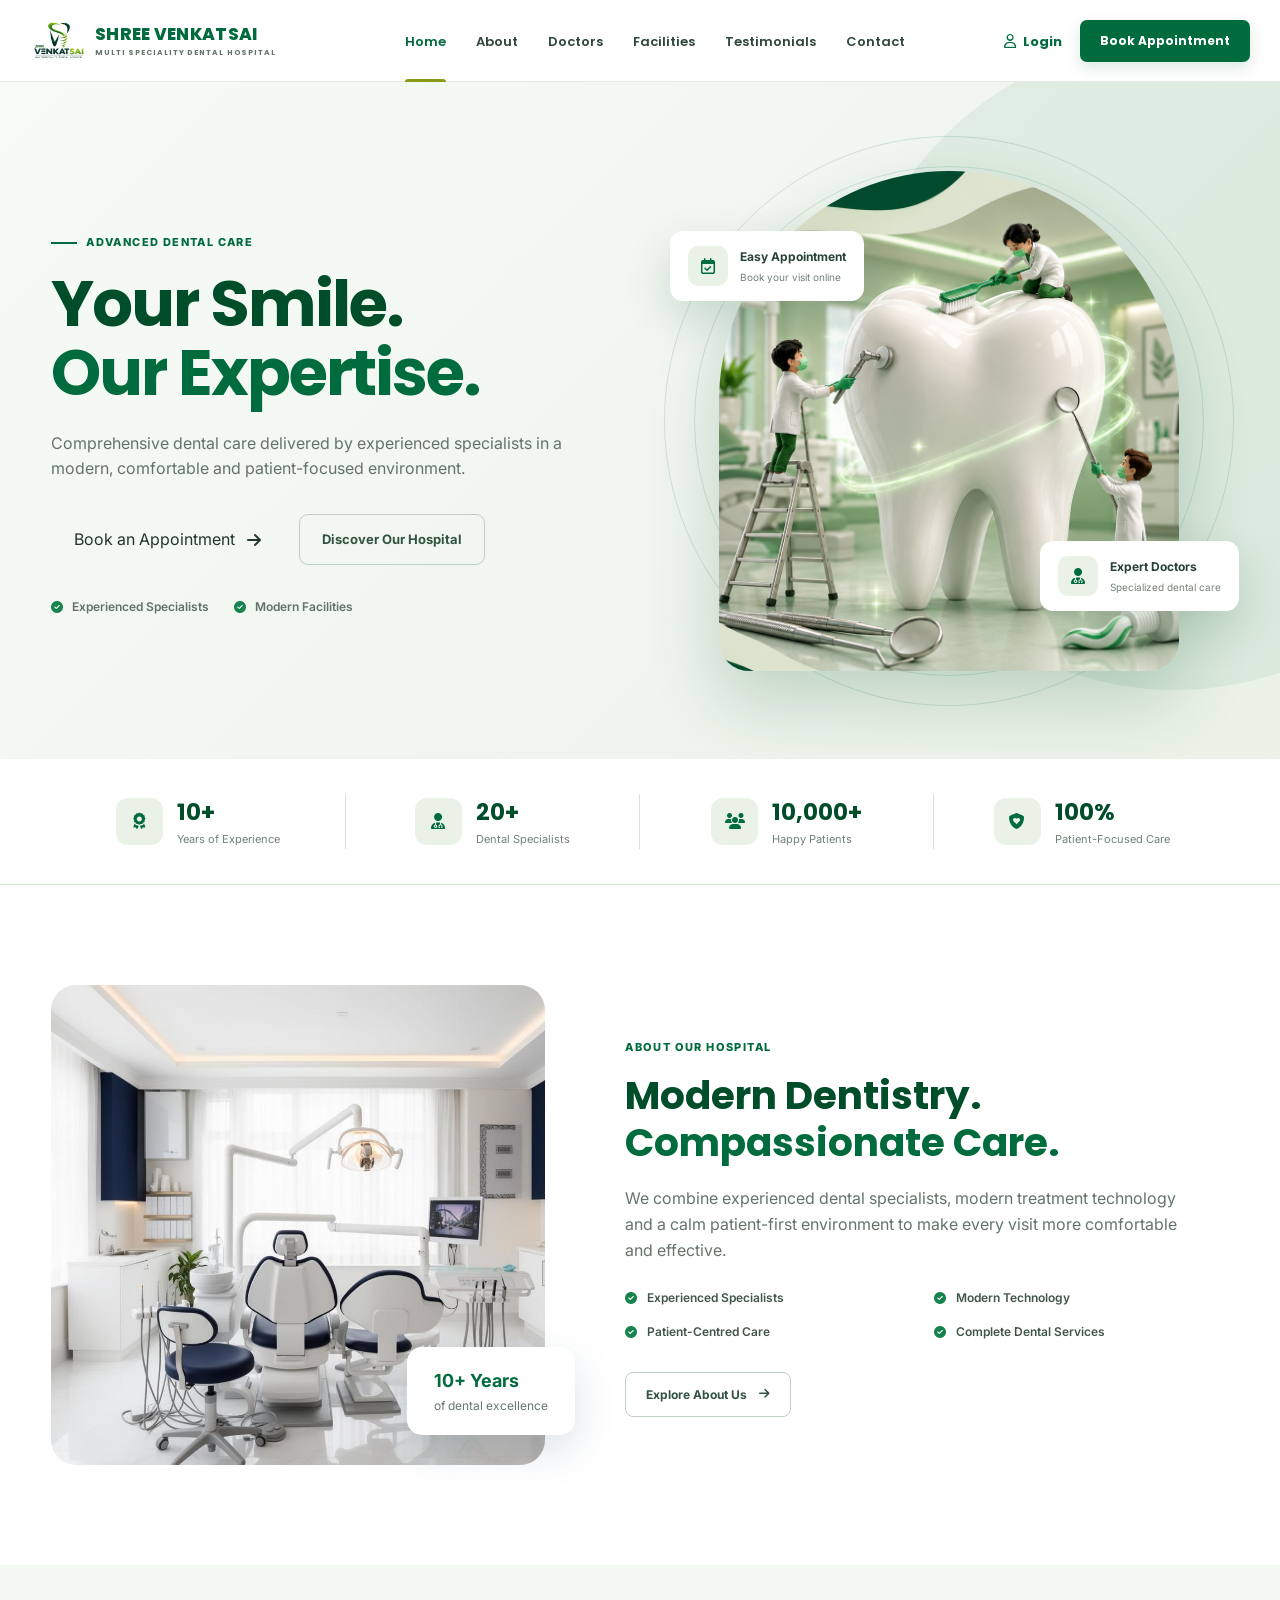
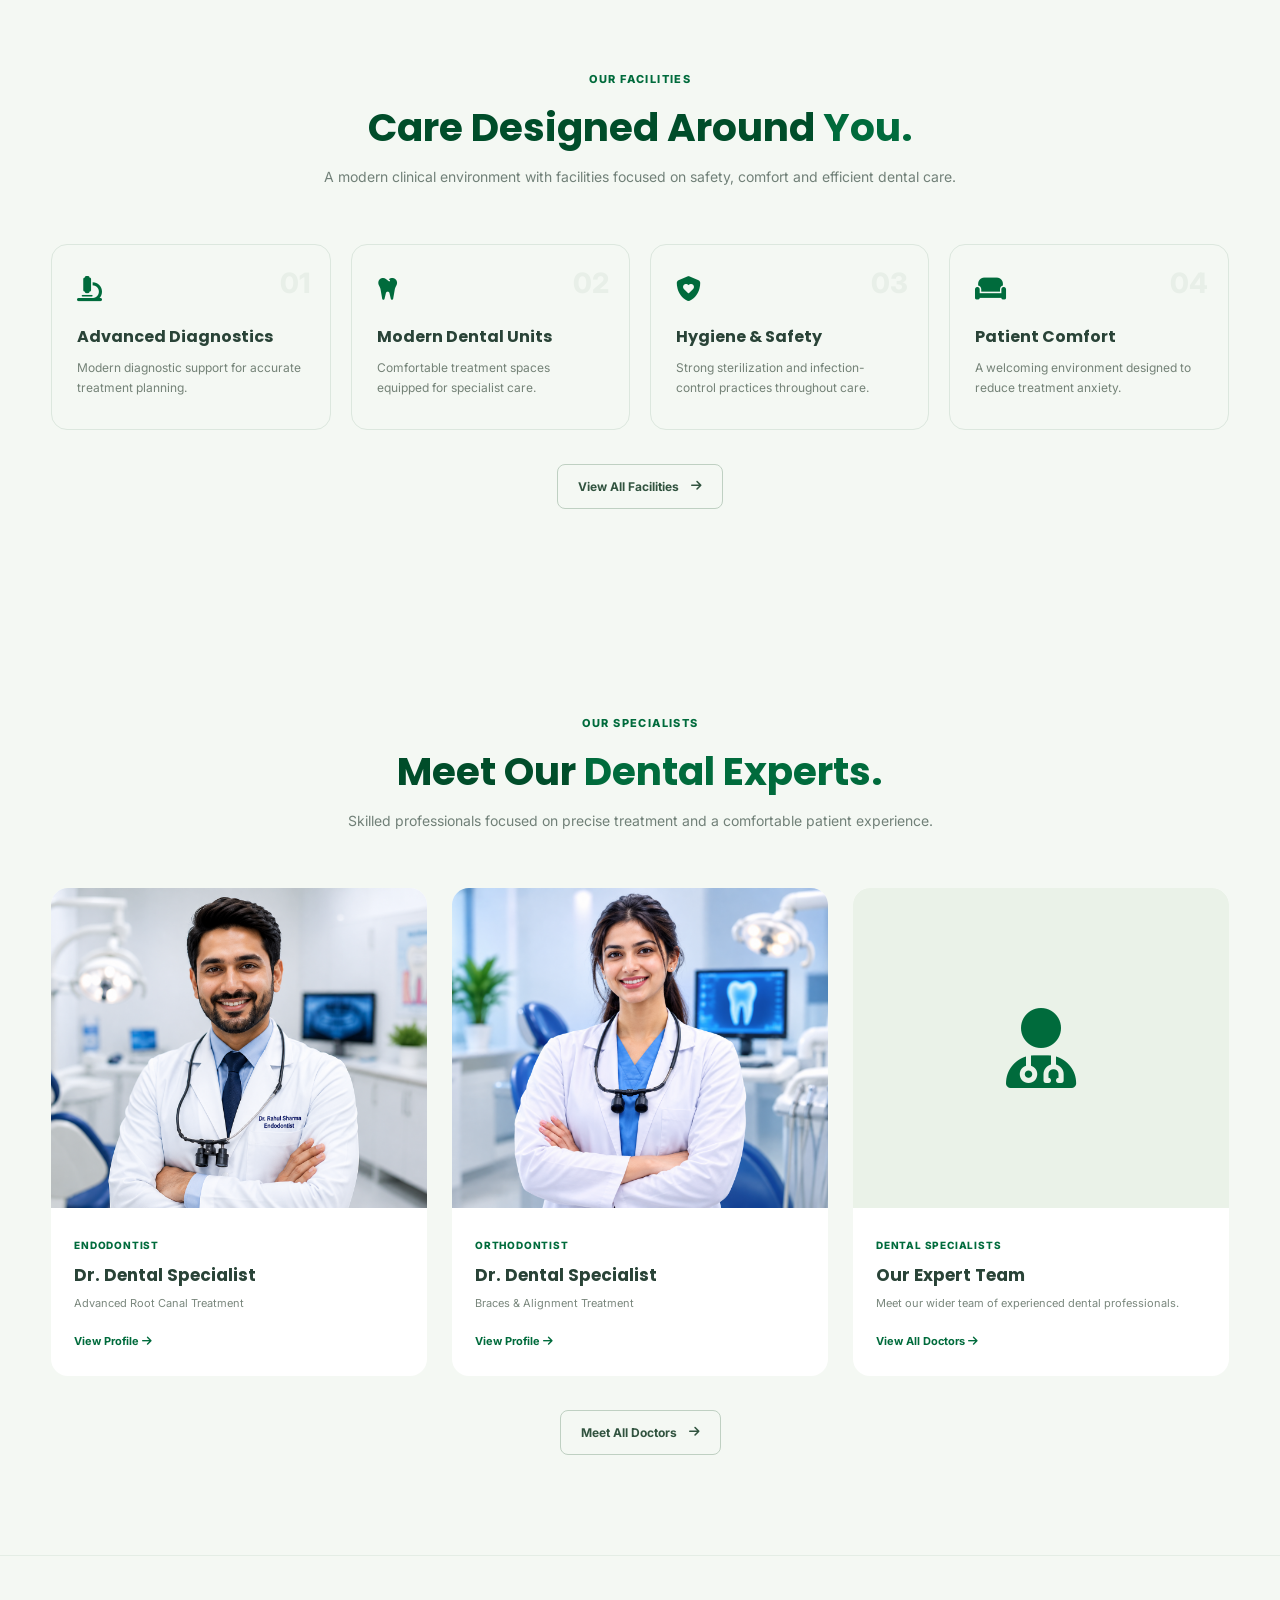
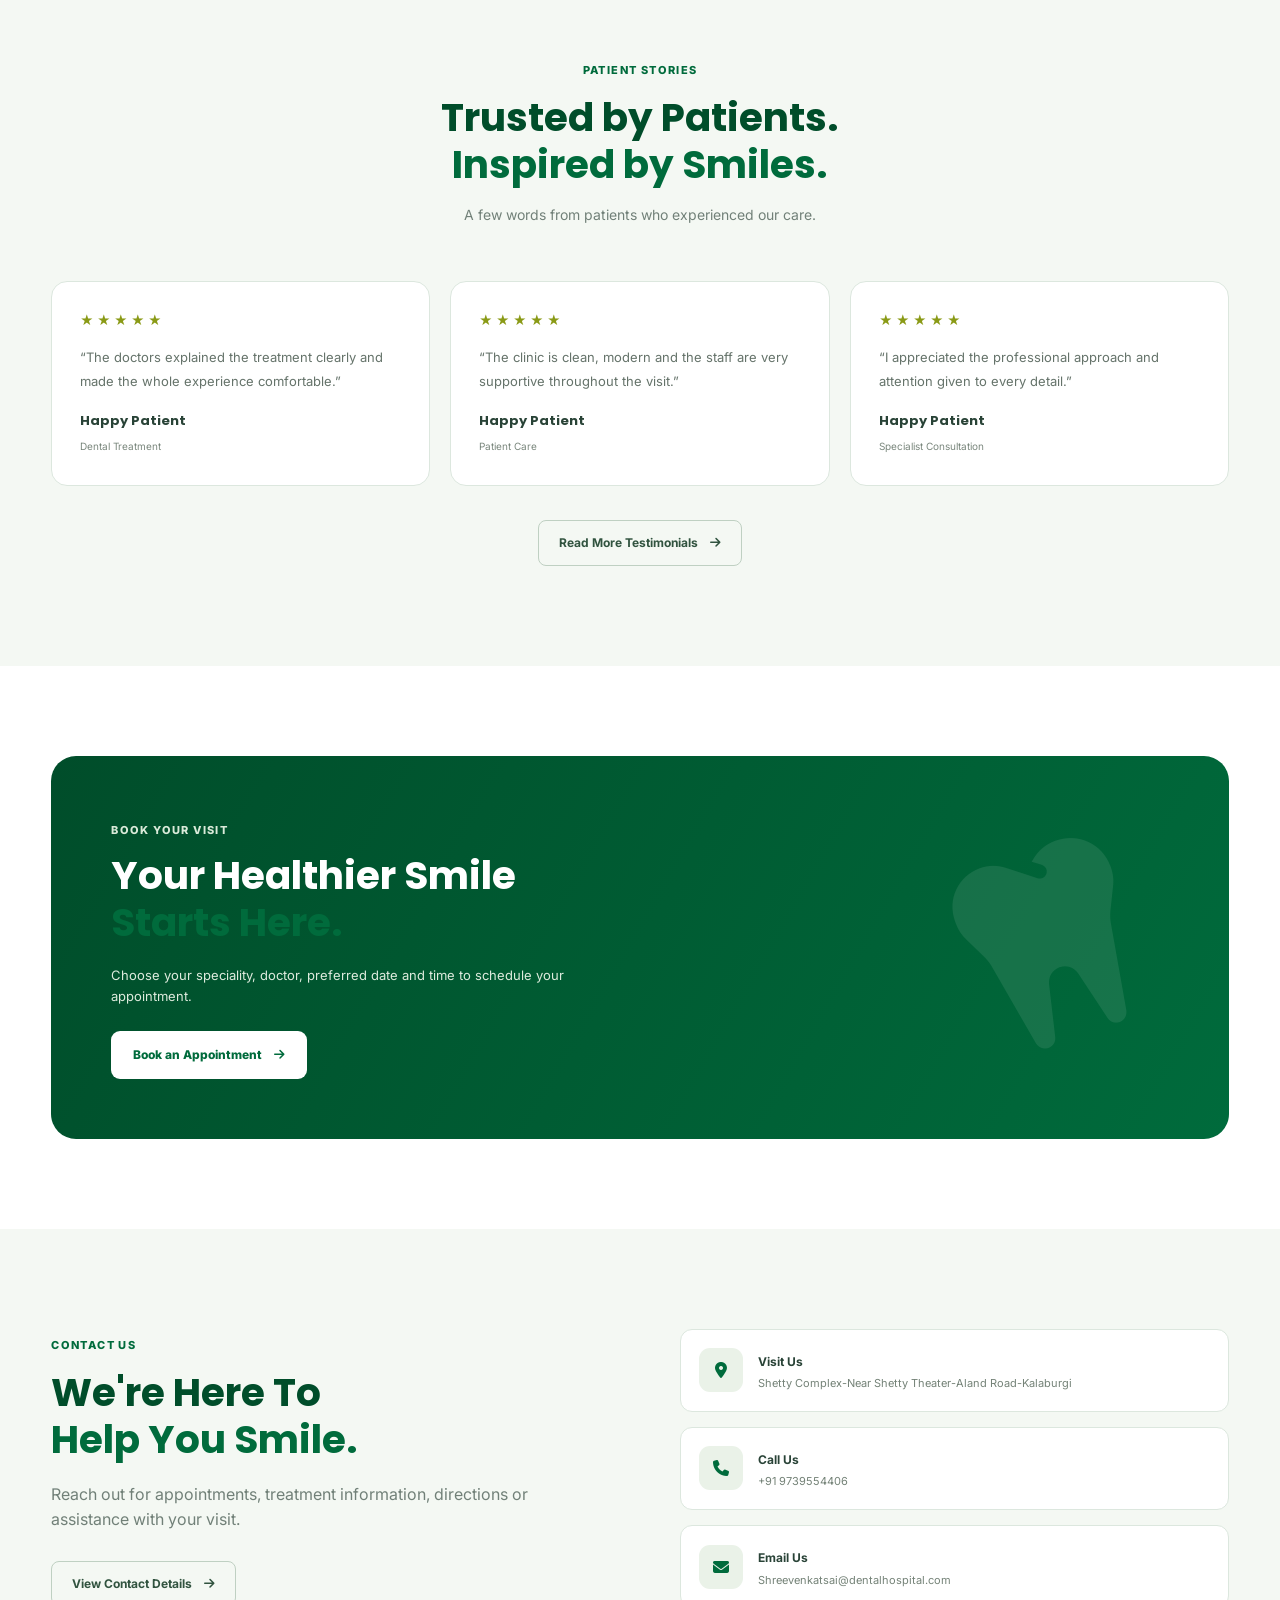
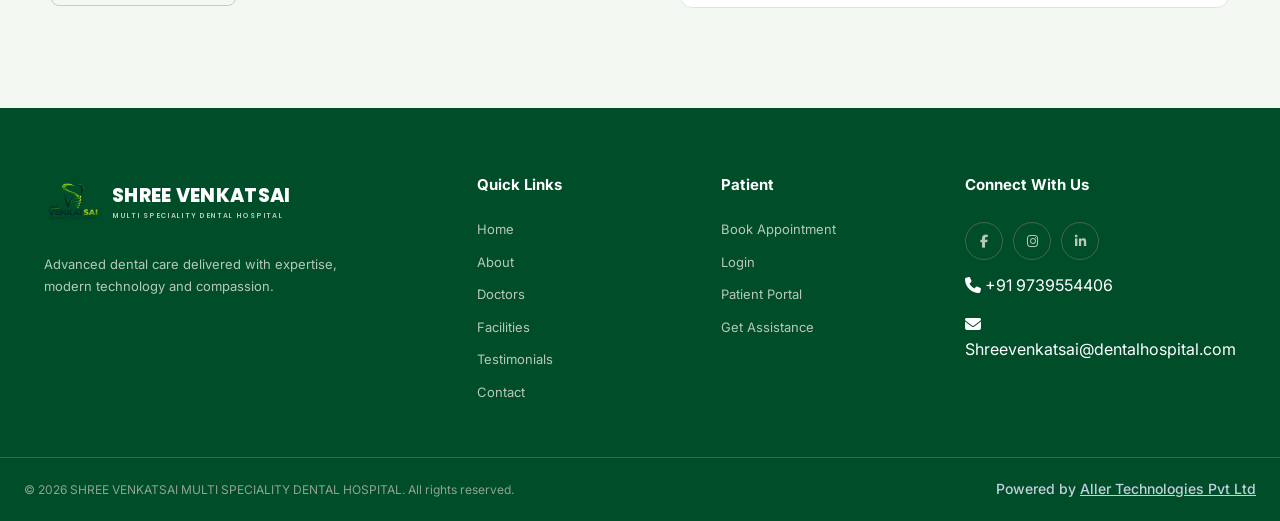
<file: html/index.html>
<!DOCTYPE html>
<html lang="en">
<head>
    <meta charset="UTF-8">
    <meta name="viewport" content="width=device-width, initial-scale=1.0">
    <meta name="description" content="Shree Venkatsai Multi Speciality Dental Hospital — advanced, compassionate dental care for every smile.">
    <title>Home | Shree Venkatsai Multi Speciality Dental Hospital</title>
    <link rel="preconnect" href="https://fonts.googleapis.com">
    <link rel="preconnect" href="https://fonts.gstatic.com" crossorigin>
    <link href="https://fonts.googleapis.com/css2?family=Inter:wght@400;500;600;700;800&family=Poppins:wght@500;600;700;800&display=swap" rel="stylesheet">
    <link rel="stylesheet" href="https://cdnjs.cloudflare.com/ajax/libs/font-awesome/6.5.2/css/all.min.css">
    <link rel="stylesheet" href="../css/style.css">
    <link rel="stylesheet" href="../css/home-enhancements.css">
</head>
<body>
<header class="header" id="header">  
    <div class="container nav-container">
        <a href="index.html#home" class="logo" aria-label="Shree Venkatsai Dental Hospital home">
            <img src="../assets/logo.jpg" alt="Shree Venkatsai Multi Speciality Dental Hospital logo">
        </a>
        <div class="logo-text">
            <span>SHREE VENKATSAI</span>
            <small>MULTI SPECIALITY DENTAL HOSPITAL</small>
        </div>

        <!-- <nav class="navbar" id="navbar" aria-label="Main navigation">
            <a href="index.html#home" class="nav-link">Home</a>
            <a href="about.html" class="nav-link">About</a>
            <a href="doctors.html" class="nav-link">Doctors</a>
            <a href="facilities.html" class="nav-link">Facilities</a>
            <a href="testimonials.html" class="nav-link">Testimonials</a>
            <a href="contact.html" class="nav-link">Contact</a>
        </nav> -->
        <nav class="navbar" id="navbar" aria-label="Main navigation">

    <a href="index.html#home" class="nav-link">Home</a>
    <a href="about.html" class="nav-link">About</a>
    <a href="doctors.html" class="nav-link">Doctors</a>
    <a href="facilities.html" class="nav-link">Facilities</a>
    <a href="testimonials.html" class="nav-link">Testimonials</a>
    <a href="contact.html" class="nav-link">Contact</a>

    <!-- Mobile actions -->
    <div class="mobile-nav-actions">

        <a href="../login page/login.html" class="mobile-login">
            <i class="fa-regular fa-user"></i>
            Login
        </a>

        <a href="../book-appointment/book-appointment.html" class="nav-btn mobile-book-btn">
            Book Appointment
        </a>

    </div>

</nav>

        <div class="nav-actions">
            <a href="../login page/login.html" class="patient-login">
                <i class="fa-regular fa-user"></i> Login
            </a>
            <a href="../book-appointment/book-appointment.html" class="nav-btn">Book Appointment</a>
        </div>

        <button class="menu-btn" id="menuBtn" type="button" aria-label="Open navigation menu" aria-expanded="false" aria-controls="navbar">
            <i class="fa-solid fa-bars"></i>
        </button>
    </div>
</header>

<main>
    <section class="hero" id="home">
        <div class="hero-background"></div>
        <div class="container hero-container">
            <div class="hero-content">
                <div class="hero-tag"><span></span> Advanced Dental Care</div>
                <h1>Your Smile.<br><span>Our Expertise.</span></h1>
                <p>Comprehensive dental care delivered by experienced specialists in a modern, comfortable and patient-focused environment.</p>
                <div class="hero-buttons">
                    <a href="../book-appointment/book-appointment.html" class="primary-btn">Book an Appointment <i class="fa-solid fa-arrow-right"></i></a>
                    <a href="about.html" class="secondary-btn">Discover Our Hospital</a>
                </div>
                <div class="hero-trust">
                    <div class="trust-item"><i class="fa-solid fa-circle-check"></i> Experienced Specialists</div>
                    <div class="trust-item"><i class="fa-solid fa-circle-check"></i> Modern Facilities</div>
                </div>
            </div>
            <div class="hero-visual">
                <div class="hero-image"><img src="../assets/dental-hero.jpg" alt="Modern dental care at Shree Venkatsai Dental Hospital"></div>
                <div class="floating-card appointment-card"><div class="floating-icon"><i class="fa-regular fa-calendar-check"></i></div><div><strong>Easy Appointment</strong><span>Book your visit online</span></div></div>
                <div class="floating-card specialist-card"><div class="doctor-mini"><i class="fa-solid fa-user-doctor"></i></div><div><strong>Expert Doctors</strong><span>Specialized dental care</span></div></div>
                <div class="hero-circle circle-one"></div><div class="hero-circle circle-two"></div>
            </div>
        </div>
    </section>

    <section class="stats" aria-label="Hospital highlights">
        <div class="container stats-container">
            <div class="stat-box"><div class="stat-icon"><i class="fa-solid fa-award"></i></div><div><h3><span class="counter" data-target="10">0</span>+</h3><p>Years of Experience</p></div></div>
            <div class="stat-box"><div class="stat-icon"><i class="fa-solid fa-user-doctor"></i></div><div><h3><span class="counter" data-target="20">0</span>+</h3><p>Dental Specialists</p></div></div>
            <div class="stat-box"><div class="stat-icon"><i class="fa-solid fa-users"></i></div><div><h3><span class="counter" data-target="10000">0</span>+</h3><p>Happy Patients</p></div></div>
            <div class="stat-box"><div class="stat-icon"><i class="fa-solid fa-shield-heart"></i></div><div><h3>100%</h3><p>Patient-Focused Care</p></div></div>
        </div>
    </section>

    <section class="section home-about-preview">
        <div class="container about-grid">
            <div class="about-image"><img src="../assets/dental-about.jpg" alt="Dental hospital care and treatment"><div class="experience-card"><strong>10+ Years</strong><span>of dental excellence</span></div></div>
            <div class="about-content">
                <span class="section-label">ABOUT OUR HOSPITAL</span>
                <h2>Modern Dentistry.<br><span>Compassionate Care.</span></h2>
                <p>We combine experienced dental specialists, modern treatment technology and a calm patient-first environment to make every visit more comfortable and effective.</p>
                <div class="about-points"><div><i class="fa-solid fa-circle-check"></i> Experienced Specialists</div><div><i class="fa-solid fa-circle-check"></i> Modern Technology</div><div><i class="fa-solid fa-circle-check"></i> Patient-Centred Care</div><div><i class="fa-solid fa-circle-check"></i> Complete Dental Services</div></div>
                <a href="about.html" class="outline-btn">Explore About Us <i class="fa-solid fa-arrow-right"></i></a>
            </div>
        </div>
    </section>

    <section class="section home-facilities-preview" id="facilities-preview">
        <div class="container">
            <div class="section-heading"><span class="section-label">OUR FACILITIES</span><h2>Care Designed Around <span>You.</span></h2><p>A modern clinical environment with facilities focused on safety, comfort and efficient dental care.</p></div>
            <div class="why-grid">
                <article class="why-card"><i class="fa-solid fa-microscope"></i><span class="why-number">01</span><h3>Advanced Diagnostics</h3><p>Modern diagnostic support for accurate treatment planning.</p></article>
                <article class="why-card"><i class="fa-solid fa-tooth"></i><span class="why-number">02</span><h3>Modern Dental Units</h3><p>Comfortable treatment spaces equipped for specialist care.</p></article>
                <article class="why-card"><i class="fa-solid fa-shield-heart"></i><span class="why-number">03</span><h3>Hygiene & Safety</h3><p>Strong sterilization and infection-control practices throughout care.</p></article>
                <article class="why-card"><i class="fa-solid fa-couch"></i><span class="why-number">04</span><h3>Patient Comfort</h3><p>A welcoming environment designed to reduce treatment anxiety.</p></article>
            </div>
            <div class="home-section-action"><a href="facilities.html" class="outline-btn">View All Facilities <i class="fa-solid fa-arrow-right"></i></a></div>
        </div>
    </section>

    <section class="section doctors" id="doctors">
        <div class="container">
            <div class="section-heading"><span class="section-label">OUR SPECIALISTS</span><h2>Meet Our <span>Dental Experts.</span></h2><p>Skilled professionals focused on precise treatment and a comfortable patient experience.</p></div>
            <div class="doctor-grid">
                <article class="doctor-card"><div class="doctor-image"><img src="../assets/doctor-1.jpg11.png" alt="Dental specialist"></div><div class="doctor-info"><span>Endodontist</span><h3>Dr. Dental Specialist</h3><p>Advanced Root Canal Treatment</p><a href="doctors.html">View Profile <i class="fa-solid fa-arrow-right"></i></a></div></article>
                <article class="doctor-card"><div class="doctor-image"><img src="../assets/doctor-22.jpg" alt="Orthodontic specialist"></div><div class="doctor-info"><span>Orthodontist</span><h3>Dr. Dental Specialist</h3><p>Braces & Alignment Treatment</p><a href="doctors.html">View Profile <i class="fa-solid fa-arrow-right"></i></a></div></article>
                <article class="doctor-card doctor-placeholder"><div class="placeholder-icon"><i class="fa-solid fa-user-doctor"></i></div><div class="doctor-info"><span>Dental Specialists</span><h3>Our Expert Team</h3><p>Meet our wider team of experienced dental professionals.</p><a href="doctors.html">View All Doctors <i class="fa-solid fa-arrow-right"></i></a></div></article>
            </div>
            <div class="home-section-action"><a href="doctors.html" class="outline-btn">Meet All Doctors <i class="fa-solid fa-arrow-right"></i></a></div>
        </div>
    </section>

    <section class="section home-testimonials-preview">
        <div class="container">
            <div class="section-heading"><span class="section-label">PATIENT STORIES</span><h2>Trusted by Patients.<br><span>Inspired by Smiles.</span></h2><p>A few words from patients who experienced our care.</p></div>
            <div class="testimonial-preview-grid">
                <article class="testimonial-preview-card"><div class="stars">★★★★★</div><p>“The doctors explained the treatment clearly and made the whole experience comfortable.”</p><strong>Happy Patient</strong><span>Dental Treatment</span></article>
                <article class="testimonial-preview-card"><div class="stars">★★★★★</div><p>“The clinic is clean, modern and the staff are very supportive throughout the visit.”</p><strong>Happy Patient</strong><span>Patient Care</span></article>
                <article class="testimonial-preview-card"><div class="stars">★★★★★</div><p>“I appreciated the professional approach and attention given to every detail.”</p><strong>Happy Patient</strong><span>Specialist Consultation</span></article>
            </div>
            <div class="home-section-action"><a href="testimonials.html" class="outline-btn">Read More Testimonials <i class="fa-solid fa-arrow-right"></i></a></div>
        </div>
    </section>

    <section class="appointment section">
        <div class="container"><div class="appointment-box"><div class="appointment-content"><span class="section-label">BOOK YOUR VISIT</span><h2>Your Healthier Smile<br><span>Starts Here.</span></h2><p>Choose your speciality, doctor, preferred date and time to schedule your appointment.</p><a href="../book-appointment/book-appointment.html" class="white-btn">Book an Appointment <i class="fa-solid fa-arrow-right"></i></a></div><div class="appointment-decoration"><i class="fa-solid fa-tooth"></i></div></div></div>
    </section>

    <section class="section contact" id="contact-preview">
        <div class="container contact-grid">
            <div><span class="section-label">CONTACT US</span><h2>We're Here To<br><span>Help You Smile.</span></h2><p>Reach out for appointments, treatment information, directions or assistance with your visit.</p><a href="contact.html" class="outline-btn contact-preview-btn">View Contact Details <i class="fa-solid fa-arrow-right"></i></a></div>
            <div class="contact-details">
                <div class="contact-item"><div class="contact-icon"><i class="fa-solid fa-location-dot"></i></div><div><strong><a
                        href="https://www.google.com/maps"
                        target="_blank"
                        rel="noopener noreferrer"
                        class="google-review-btn"
                    >Visit Us</a></strong><p>Shetty Complex-Near Shetty Theater-Aland Road-Kalaburgi</p></div></div></a>
                <div class="contact-item"><div class="contact-icon"><i class="fa-solid fa-phone"></i></div><div><strong>Call Us</strong><p>+91 9739554406</p></div></div>
                <div class="contact-item"><div class="contact-icon"><i class="fa-solid fa-envelope"></i></div><div><strong>Email Us</strong><p>Shreevenkatsai@dentalhospital.com</p></div></div>
            </div>
        </div>
    </section>
</main>
<footer class="footer">
    <div class="container footer-grid">
        <div class="footer-brand">
            <div class="logo footer-logo">
                <img src="../assets/logo.jpg" alt="Shree Venkatsai Dental Hospital logo">
                <div class="logo-text">
                    <span>SHREE VENKATSAI</span>
                    <small>MULTI SPECIALITY DENTAL HOSPITAL</small>
                </div>
            </div>
            <p>Advanced dental care delivered with expertise, modern technology and compassion.</p>
        </div>

        <div class="footer-links">
            <h4>Quick Links</h4>
            <a href="index.html#home">Home</a>
            <a href="about.html">About</a>
            <a href="doctors.html">Doctors</a>
            <a href="facilities.html">Facilities</a>
            <a href="testimonials.html">Testimonials</a>
            <a href="contact.html">Contact</a>
        </div>

        <div class="footer-links">
            <h4>Patient</h4>
            <a href="../book-appointment/book-appointment.html">Book Appointment</a>
            <a href="../login page/login.html">Login</a>
            <a href="../patient_index/patient_index.php">Patient Portal</a>
            <a href="contact.html">Get Assistance</a>
        </div>

        <div class="footer-links">
            <h4>Connect With Us</h4>
            <div class="social-links">
                <a href="https://www.facebook.com/DentalClinicGulbarga/" aria-label="Facebook"><i class="fa-brands fa-facebook-f"></i></a>
                <a href="#" aria-label="Instagram (coming soon)" aria-disabled="true" tabindex="-1" onclick="return false;" title="Coming soon"><i class="fa-brands fa-instagram"></i></a>
                <a href="#" aria-label="LinkedIn (coming soon)" aria-disabled="true" tabindex="-1" onclick="return false;" title="Coming soon"><i class="fa-brands fa-linkedin-in"></i></a>
            </div>
            <p class="footer-contact-note"><i class="fa-solid fa-phone"></i> +91 9739554406  </p>
            <p class="footer-contact-note"><i class="fa-solid fa-envelope"></i> Shreevenkatsai@dentalhospital.com</p>
        </div>
    </div>

    <div class="footer-bottom">
        <p>© 2026 SHREE VENKATSAI MULTI SPECIALITY DENTAL HOSPITAL. All rights reserved.</p>
        <span class="powered-by"> Powered by <a href="https://www.aller.in/" ><u>Aller Technologies Pvt Ltd</u></a>  </span>
    </div>
</footer>
<script src="../js/script.js"></script>
</body>
</html>
</file>
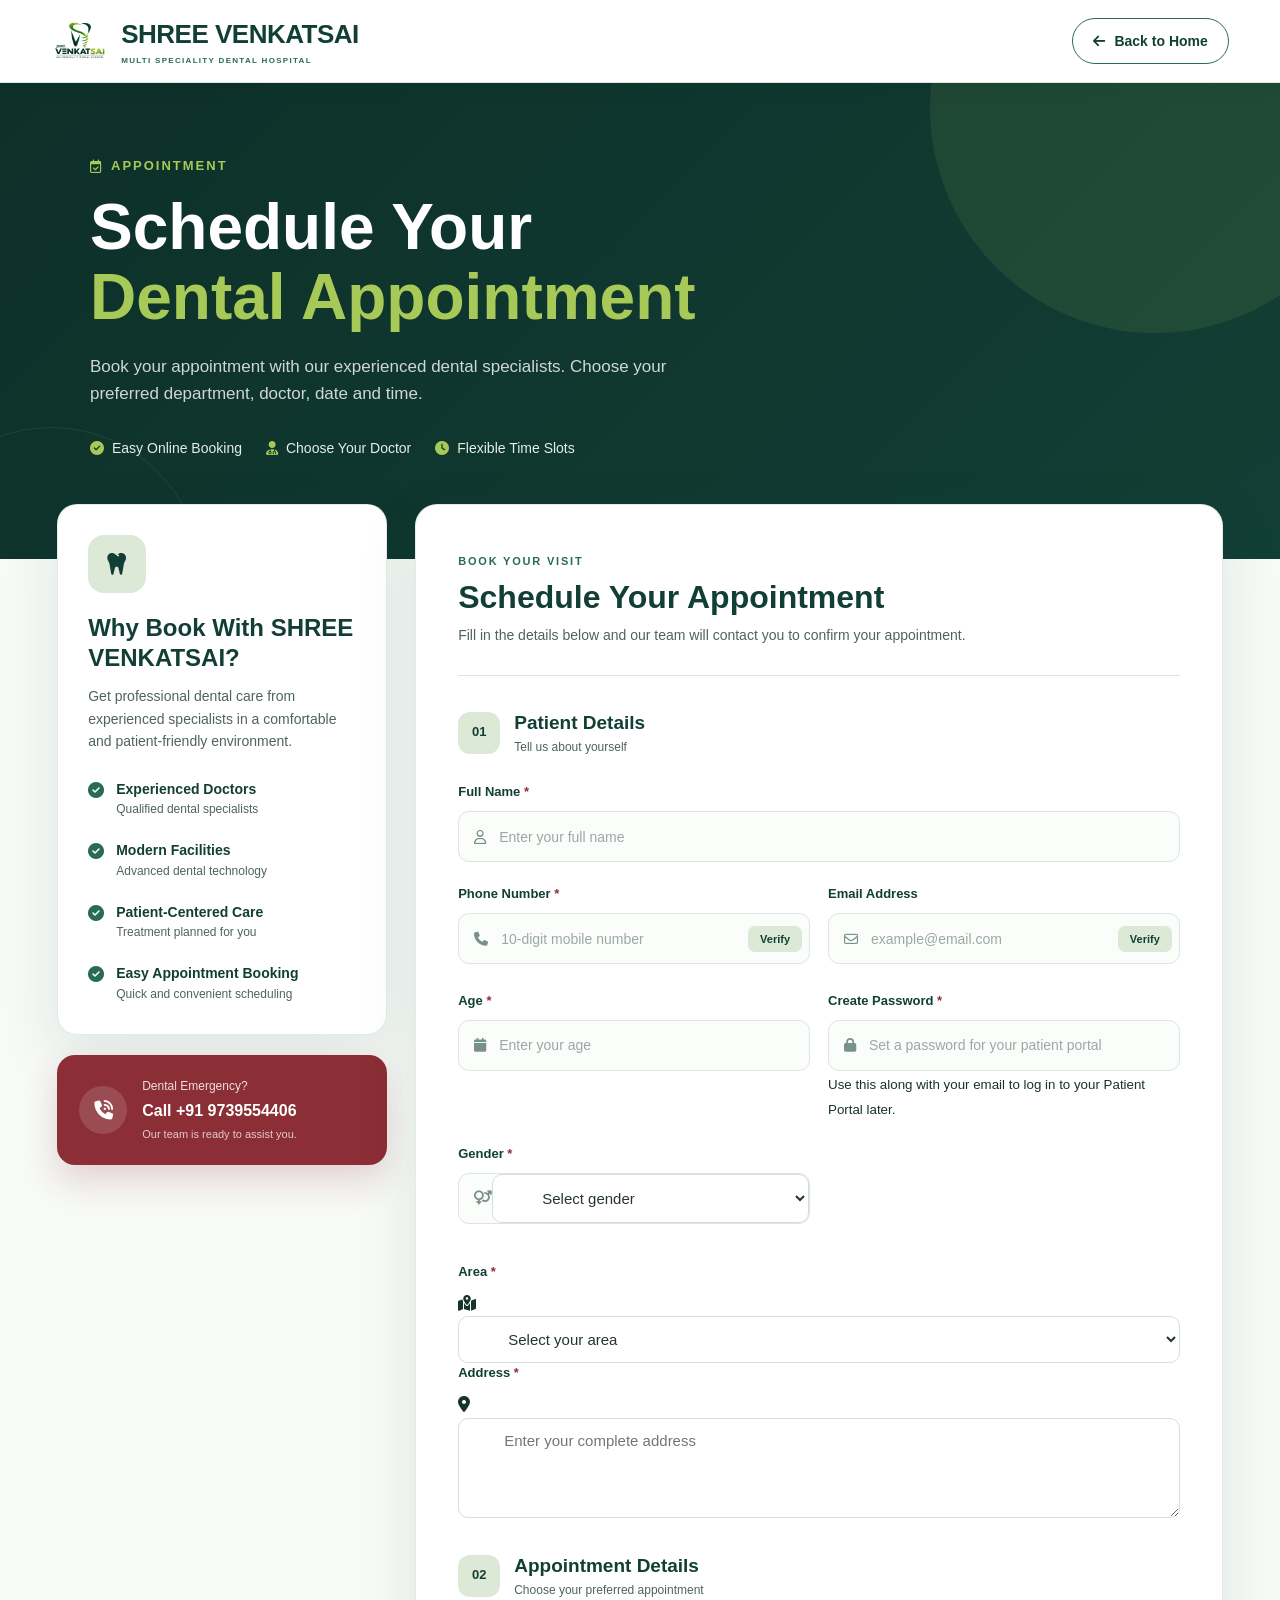
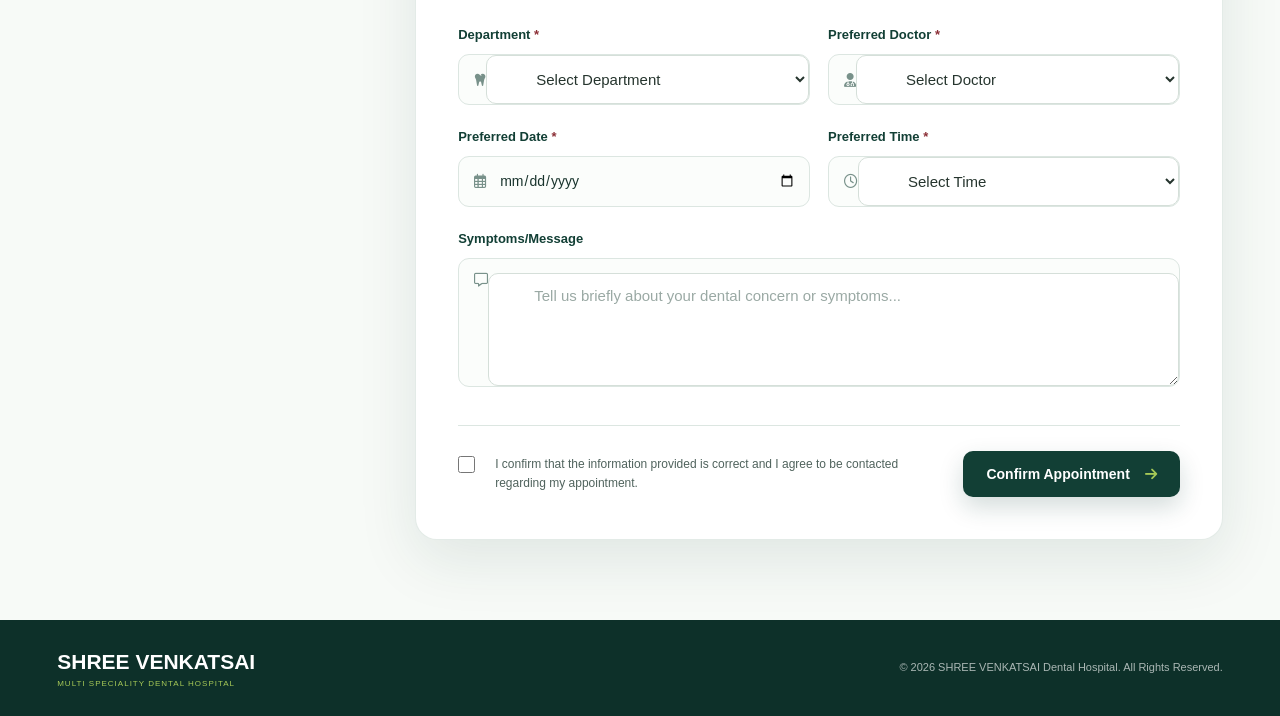
<file: book-appointment/book-appointment.html>
<!DOCTYPE html>
<html lang="en">
<head>
    <meta charset="UTF-8">
    <meta name="viewport" content="width=device-width, initial-scale=1.0">

    <title>Book Appointment | SHREE VENKATSAI Dental Hospital</title>

    <link rel="stylesheet" href="book-appointment.css">

    <!-- Font Awesome -->
    <link
        rel="stylesheet"
        href="https://cdnjs.cloudflare.com/ajax/libs/font-awesome/6.5.2/css/all.min.css"
    >
</head>

<body>

    <!-- ================= HEADER ================= -->

    <header class="appointment-header">

        <div class="header-container">

            <a href="../html/index.html" class="brand">

                <img
                    src="../assets/logo.jpg"
                    alt="SHREE VENKATSAI Dental Hospital Logo"
                >

                <div class="brand-text">
                    <span>SHREE VENKATSAI</span>
                    <small>MULTI SPECIALITY DENTAL HOSPITAL</small>
                </div>

            </a>

            <a href="../html/index.html" class="back-home">
                <i class="fa-solid fa-arrow-left"></i>
                Back to Home
            </a>

        </div>

    </header>


    <!-- ================= HERO ================= -->

    <section class="appointment-hero">

        <div class="hero-content">

            <span class="hero-tag">
                <i class="fa-regular fa-calendar-check"></i>
                APPOINTMENT
            </span>

            <h1>
                Schedule Your
                <span>Dental Appointment</span>
            </h1>

            <p>
                Book your appointment with our experienced dental specialists.
                Choose your preferred department, doctor, date and time.
            </p>

            <div class="hero-features">

                <div class="hero-feature">
                    <i class="fa-solid fa-circle-check"></i>
                    <span>Easy Online Booking</span>
                </div>

                <div class="hero-feature">
                    <i class="fa-solid fa-user-doctor"></i>
                    <span>Choose Your Doctor</span>
                </div>

                <div class="hero-feature">
                    <i class="fa-solid fa-clock"></i>
                    <span>Flexible Time Slots</span>
                </div>

            </div>

        </div>

    </section>


    <!-- ================= MAIN ================= -->

    <main class="appointment-main">

        <div class="appointment-wrapper">


            <!-- LEFT INFORMATION PANEL -->

            <aside class="appointment-info">

                <div class="info-card">

                    <div class="info-icon">
                        <i class="fa-solid fa-tooth"></i>
                    </div>

                    <h2>Why Book With SHREE VENKATSAI?</h2>

                    <p>
                        Get professional dental care from experienced
                        specialists in a comfortable and patient-friendly
                        environment.
                    </p>

                    <div class="info-list">

                        <div class="info-item">
                            <i class="fa-solid fa-circle-check"></i>
                            <div>
                                <strong>Experienced Doctors</strong>
                                <span>
                                    Qualified dental specialists
                                </span>
                            </div>
                        </div>

                        <div class="info-item">
                            <i class="fa-solid fa-circle-check"></i>
                            <div>
                                <strong>Modern Facilities</strong>
                                <span>
                                    Advanced dental technology
                                </span>
                            </div>
                        </div>

                        <div class="info-item">
                            <i class="fa-solid fa-circle-check"></i>
                            <div>
                                <strong>Patient-Centered Care</strong>
                                <span>
                                    Treatment planned for you
                                </span>
                            </div>
                        </div>

                        <div class="info-item">
                            <i class="fa-solid fa-circle-check"></i>
                            <div>
                                <strong>Easy Appointment Booking</strong>
                                <span>
                                    Quick and convenient scheduling
                                </span>
                            </div>
                        </div>

                    </div>

                </div>


                <!-- Emergency -->

                <div class="emergency-card">

                    <div class="emergency-icon">
                        <i class="fa-solid fa-phone-volume"></i>
                    </div>

                    <div>
                        <span>Dental Emergency?</span>

                        <strong>
                            Call +91 9739554406
                        </strong>

                        <small>
                            Our team is ready to assist you.
                        </small>
                    </div>

                </div>

            </aside>


            <!-- APPOINTMENT FORM -->

            <section class="appointment-card">

                <div class="form-heading">

                    <span class="section-label">
                        BOOK YOUR VISIT
                    </span>

                    <h2>Schedule Your Appointment</h2>

                    <p>
                        Fill in the details below and our team will contact
                        you to confirm your appointment.
                    </p>

                </div>


                <form id="appointmentForm">


                    <!-- PATIENT DETAILS -->

                    <div class="form-section">

                        <div class="form-section-title">

                            <span class="number">
                                01
                            </span>

                            <div>
                                <h3>Patient Details</h3>
                                <p>Tell us about yourself</p>
                            </div>

                        </div>


                        <div class="form-grid">

                            <!-- Full Name -->

                            <div class="form-group full-width">

                                <label for="fullName">
                                    Full Name
                                    <span>*</span>
                                </label>

                                <div class="input-box">

                                    <i class="fa-regular fa-user"></i>

                                    <input
                                        type="text"
                                        id="fullName"
                                        name="fullName"
                                        placeholder="Enter your full name"
                                        required
                                    >

                                </div>

                            </div>


                            <!-- Phone -->

                            <div class="form-group">

                                <label for="phone">
                                    Phone Number
                                    <span>*</span>
                                </label>

                                <div class="input-box">

                                    <i class="fa-solid fa-phone"></i>

                                    <input
                                        type="tel"
                                        id="phone"
                                        name="phone"
                                        placeholder="10-digit mobile number"
                                        maxlength="10"
                                        required
                                    >

                                    <button
                                        type="button"
                                        class="verify-btn"
                                        id="verifyPhone"
                                    >
                                        Verify
                                    </button>

                                </div>

                                <small
                                    class="verification-message"
                                    id="phoneMessage"
                                ></small>

                            </div>


                            <!-- Email -->

                            <div class="form-group">

                                <label for="email">
                                    Email Address
                                </label>

                                <div class="input-box">

                                    <i class="fa-regular fa-envelope"></i>

                                    <input
                                        type="email"
                                        id="email"
                                        name="email"
                                        placeholder="example@email.com"
                                    >

                                    <button
                                        type="button"
                                        class="verify-btn"
                                        id="verifyEmail"
                                    >
                                        Verify
                                    </button>

                                </div>

                                <small
                                    class="verification-message"
                                    id="emailMessage"
                                ></small>

                            </div>


                            <!-- Age -->

                            <div class="form-group">

                                <label for="age">
                                    Age
                                    <span>*</span>
                                </label>

                                <div class="input-box">

                                    <i class="fa-solid fa-calendar"></i>

                                    <input
                                        type="number"
                                        id="age"
                                        name="age"
                                        min="1"
                                        max="120"
                                        placeholder="Enter your age"
                                          required
                                       
                                    >

                                </div>

                            </div>

                            <!-- Password -->

                            <div class="form-group">

                                <label for="password">
                                    Create Password
                                    <span>*</span>
                                </label>

                                <div class="input-box">

                                    <i class="fa-solid fa-lock"></i>

                                    <input
                                        type="password"
                                        id="password"
                                        name="password"
                                        placeholder="Set a password for your patient portal"
                                        minlength="6"
                                        required
                                    >

                                </div>

                                <small>
                                    Use this along with your email to log in to your Patient
                                    Portal later.
                                </small>

                            </div>
                            <!-- Gender -->

                            <div class="form-group">

                                <label for="gender">
                                    Gender
                                    <span>*</span>
                                </label>

                                <div class="input-box select-box">

                                    <i class="fa-solid fa-venus-mars"></i>

                                    <select id="gender" name="gender" required>

                                        <option value="">
                                            Select gender
                                        </option>

                                        <option value="Male">
                                            Male
                                        </option>

                                        <option value="Female">
                                            Female
                                        </option>

                                        <option value="Other">
                                            Other
                                        </option>

                                    </select>

                                </div>

                            </div>

                        </div>

                    </div>





<!-- Area -->
<div class="form-group">
    <label for="area">
        Area <span class="required">*</span>
    </label>

    <div class="input-wrapper">
        <i class="fa-solid fa-map-location-dot"></i>

        <select id="area" name="area" required>

            <option value="">
                Select your area
            </option>

            <option value="Aland Road">
                Aland Road
            </option>

            <option value="Aiwan-E-Shahi">
                Aiwan-E-Shahi
            </option>

            <option value="Basaveshwar Colony">
                Basaveshwar Colony
            </option>

            <option value="Bhagyavanti Nagar">
                Bhagyavanti Nagar
            </option>

            <option value="Brhampur">
                Brhampur
            </option>

            <option value="Chandni Chowk">
                Chandni Chowk
            </option>

            <option value="Dargah Road">
                Dargah Road
            </option>

            <option value="GDA Layout">
                GDA Layout
            </option>

            <option value="Gulbarga University">
                Gulbarga University
            </option>

            <option value="Hagarga Road">
                Hagarga Road
            </option>

            <option value="Humnabad Road">
                Humnabad Road
            </option>

            <option value="Jagat">
                Jagat
            </option>

            <option value="Jevargi Road">
                Jevargi Road
            </option>

            <option value="Kailash Nagar">
                Kailash Nagar
            </option>

            <option value="Khadak Chowk">
                Khadak Chowk
            </option>

            <option value="Khuba Plot">
                Khuba Plot
            </option>

            <option value="Kusnoor">
                Kusnoor
            </option>

            <option value="Mahadev Nagar">
                Mahadev Nagar
            </option>

            <option value="Malkhed Road">
                Malkhed Road
            </option>

            <option value="Mominpura">
                Mominpura
            </option>

            <option value="MSK Mill Road">
                MSK Mill Road
            </option>

            <option value="Nehru Gunj">
                Nehru Gunj
            </option>

            <option value="Sedam Road">
                Sedam Road
            </option>

            <option value="Shahabad Road">
                Shahabad Road
            </option>

            <option value="Shanti Nagar">
                Shanti Nagar
            </option>

            <option value="Station Bazar">
                Station Bazar
            </option>

            <option value="Super Market">
                Super Market
            </option>

            <option value="Uday Nagar">
                Uday Nagar
            </option>

            <option value="Vidya Nagar">
                Vidya Nagar
            </option>

            <option value="Vijay Nagar">
                Vijay Nagar
            </option>

            <option value="Yadgir Road">
                Yadgir Road
            </option>

            <option value="Other">
                Other
            </option>

        </select>
    </div>
    <div class="form-group full-width other-area-group" id="otherAreaGroup" style="display: none;">
    <label for="otherArea">
        Enter Your Area <span class="required">*</span>
    </label>

    <div class="input-wrapper">
        <i class="fa-solid fa-location-dot"></i>

        <textarea
            id="otherArea"
            name="otherArea"
            rows="2"
            placeholder="Please enter your area"
        ></textarea>
    </div>
</div>
</div>

                    <!-- Address -->
<div class="form-group">
    <label for="address">
        Address <span class="required">*</span>
    </label>

    <div class="input-wrapper">
        <i class="fa-solid fa-location-dot"></i>

        <textarea
            id="address"
            name="address"
            placeholder="Enter your complete address"
            rows="3"
            required></textarea>
    </div>
</div>
<br>

                    <!-- APPOINTMENT DETAILS -->

                    <div class="form-section">

                        <div class="form-section-title">

                            <span class="number">
                                02
                            </span>

                            <div>
                                <h3>Appointment Details</h3>
                                <p>Choose your preferred appointment</p>
                            </div>

                        </div>


                        <div class="form-grid">


                            <!-- Department -->

                            <div class="form-group">

                                <label for="department">
                                    Department
                                    <span>*</span>
                                </label>

                                <div class="input-box select-box">

                                    <i class="fa-solid fa-tooth"></i>

                                    <select
                                        id="department"
                                        name="department"
                                        required
                                    >

                                        <option value="">
                                            Select Department
                                        </option>

                                    </select>

                                </div>

                            </div>


                            <!-- Doctor -->

                            <div class="form-group">

                                <label for="doctor">
                                    Preferred Doctor
                                    <span>*</span>
                                </label>

                                <div class="input-box select-box">

                                    <i class="fa-solid fa-user-doctor"></i>

                                    <select
                                        id="doctor"
                                        name="doctor"
                                        required
                                    >

                                        <option value="">
                                            Select Doctor
                                        </option>

                                    </select>

                                </div>

                            </div>


                            <!-- Date -->

                            <div class="form-group">

                                <label for="appointmentDate">
                                    Preferred Date
                                    <span>*</span>
                                </label>

                                <div class="input-box">

                                    <i class="fa-regular fa-calendar-days"></i>

                                    <input
                                        type="date"
                                        id="appointmentDate"
                                        name="appointmentDate"
                                        required
                                    >

                                </div>

                            </div>


                            <!-- Time -->

                            <div class="form-group">

                                <label for="appointmentTime">
                                    Preferred Time
                                    <span>*</span>
                                </label>

                                <div class="input-box select-box">

                                    <i class="fa-regular fa-clock"></i>

                                    <select
                                        id="appointmentTime"
                                        name="appointmentTime"
                                        required
                                    >

                                        <option value="">
                                            Select Time
                                        </option>

                                        <option value="09:00 AM">
                                            09:00 AM
                                        </option>

                                        <option value="09:30 AM">
                                            09:30 AM
                                        </option>

                                        <option value="10:00 AM">
                                            10:00 AM
                                        </option>

                                        <option value="10:30 AM">
                                            10:30 AM
                                        </option>

                                        <option value="11:00 AM">
                                            11:00 AM
                                        </option>

                                        <option value="11:30 AM">
                                            11:30 AM
                                        </option>

                                        <option value="12:00 PM">
                                            12:00 PM
                                        </option>

                                        <option value="02:00 PM">
                                            02:00 PM
                                        </option>

                                        <option value="02:30 PM">
                                            02:30 PM
                                        </option>

                                        <option value="03:00 PM">
                                            03:00 PM
                                        </option>

                                        <option value="03:30 PM">
                                            03:30 PM
                                        </option>

                                        <option value="04:00 PM">
                                            04:00 PM
                                        </option>

                                        <option value="04:30 PM">
                                            04:30 PM
                                        </option>

                                        <option value="05:00 PM">
                                            05:00 PM
                                        </option>

                                        <option value="05:30 PM">
                                            05:30 PM
                                        </option>

                                        <option value="06:00 PM">
                                            06:00 PM
                                        </option>

                                        <option value="06:30 PM">
                                            06:30 PM
                                        </option>

                                        <option value="07:00 PM">
                                            07:00 PM
                                        </option>

                                    </select>

                                </div>

                            </div>


                            <!-- Symptoms -->

                            <div class="form-group full-width">

                                <label for="symptoms">
                                   Symptoms/Message 
                                </label>

                                <div class="textarea-box">

                                    <i class="fa-regular fa-message"></i>

                                    <textarea
                                        id="symptoms"
                                        name="symptoms"
                                        rows="5"
                                        placeholder="Tell us briefly about your dental concern or symptoms..."
                                    ></textarea>

                                </div>

                            </div>

                        </div>

                    </div>


                    <!-- TERMS -->

                    <div class="form-bottom">

                        <label class="checkbox-label">

                            <input
                                type="checkbox"
                                id="terms"
                                required
                            >

                            <span class="custom-checkbox"></span>

                            <span>
                                I confirm that the information provided is
                                correct and I agree to be contacted regarding
                                my appointment.
                            </span>

                        </label>


                        <button
                            type="submit"
                            class="submit-btn"
                        >

                            <span>
                                Confirm Appointment
                            </span>

                            <i class="fa-solid fa-arrow-right"></i>

                        </button>

                    </div>

                </form>

            </section>

        </div>

    </main>


    <!-- ================= SUCCESS MODAL ================= -->

    <div
        class="success-overlay"
        id="successOverlay"
    >

        <div class="success-modal">

            <button
                class="close-modal"
                id="closeModal"
                type="button"
            >
                <i class="fa-solid fa-xmark"></i>
            </button>

            <div class="success-icon">

                <i class="fa-solid fa-check"></i>

            </div>

            <h2>Appointment Booked!</h2>

            <p>
                Your appointment request has been submitted successfully.
                Our team will contact you shortly to confirm your appointment.
            </p>

            <div class="appointment-summary">

                <div>
                    <span>Patient</span>
                    <strong id="summaryName">-</strong>
                </div>

                <div>
                    <span>Doctor</span>
                    <strong id="summaryDoctor">-</strong>
                </div>

                <div>
                    <span>Date</span>
                    <strong id="summaryDate">-</strong>
                </div>

                <div>
                    <span>Time</span>
                    <strong id="summaryTime">-</strong>
                </div>

            </div>

            <button
                type="button"
                class="book-another-btn"
                id="bookAnother"
            >
                Book Another Appointment
            </button>

            <a
                href="../html/index.html"
                class="modal-home"
            >
                Back to Home
            </a>

        </div>

    </div>


    <!-- ================= FOOTER ================= -->

    <footer class="appointment-footer">

        <div class="footer-container">

            <div class="footer-brand">

                <strong>SHREE VENKATSAI</strong>

                <span>
                    MULTI SPECIALITY DENTAL HOSPITAL
                </span>

            </div>

            <p>
                © 2026 SHREE VENKATSAI Dental Hospital. All Rights Reserved.
            </p>

        </div>

    </footer>


    <script src="book-appointment.js"></script>

</body>
</html>
</file>
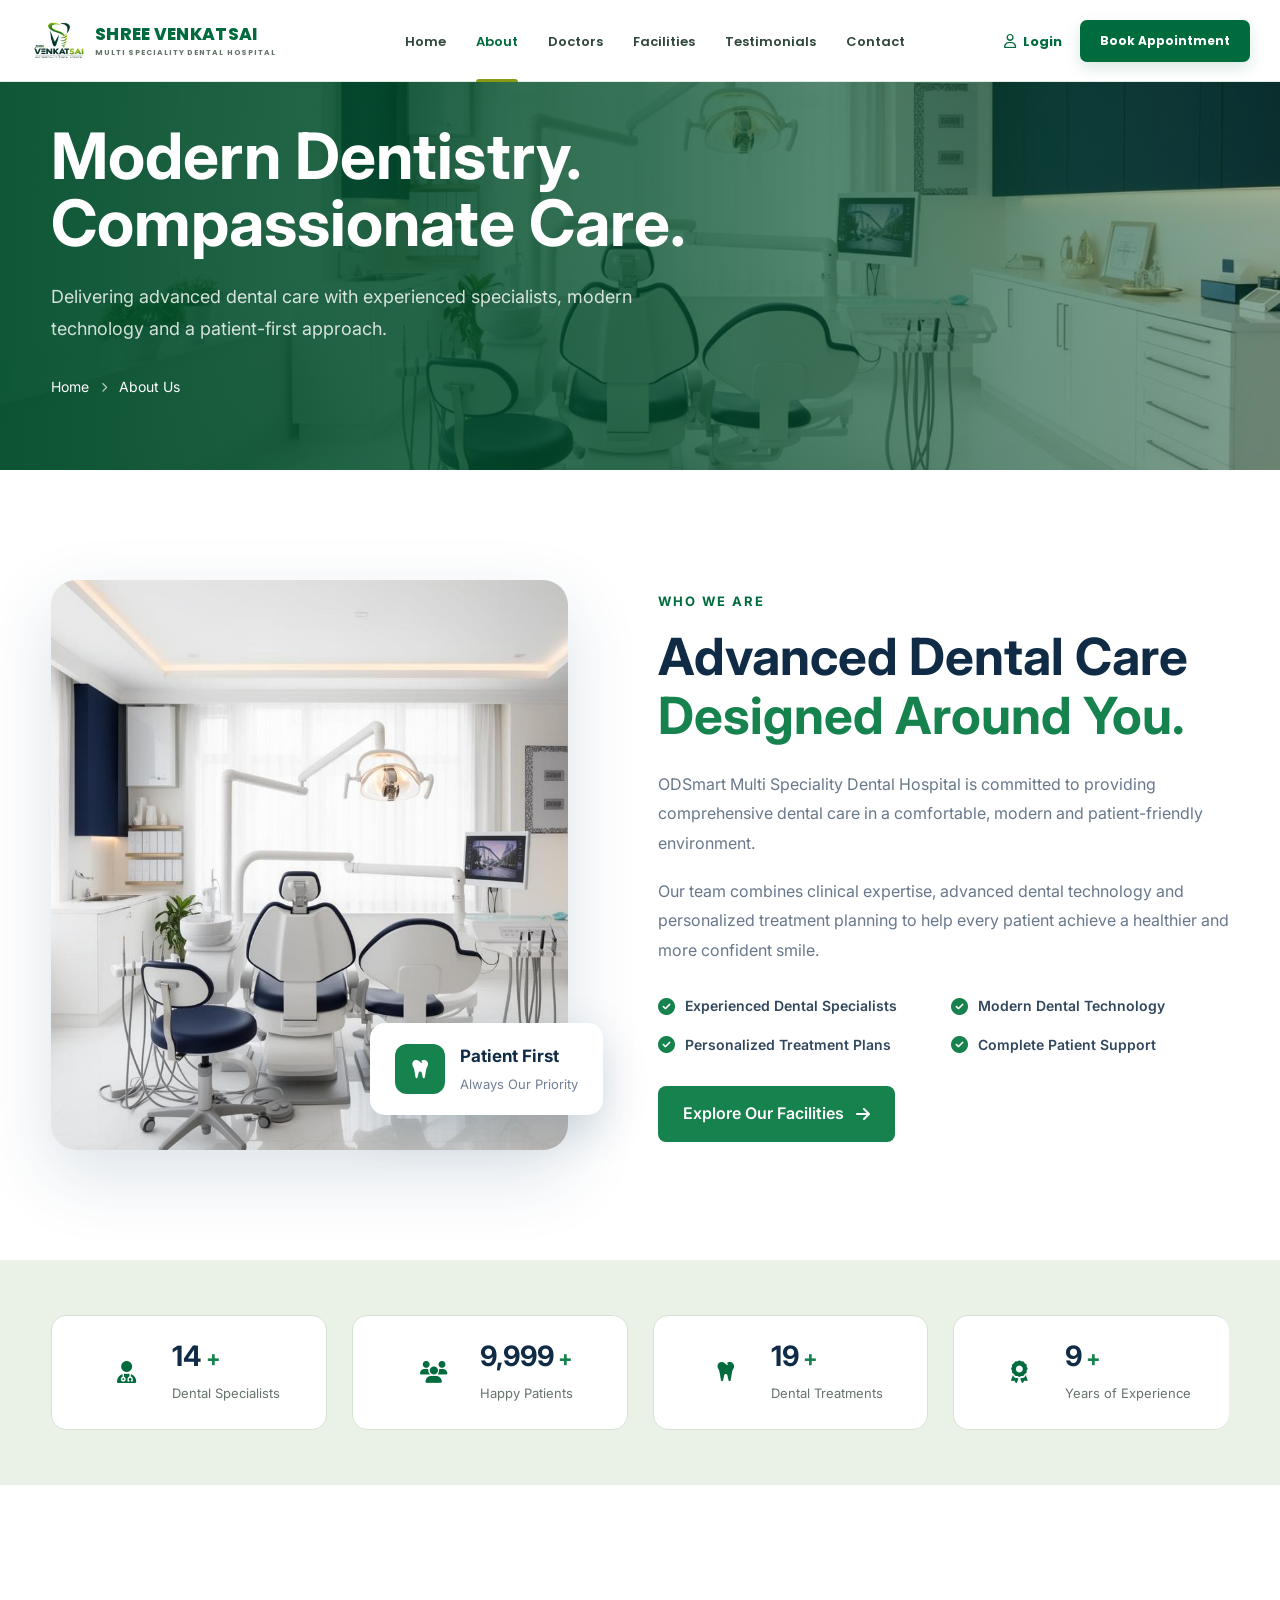
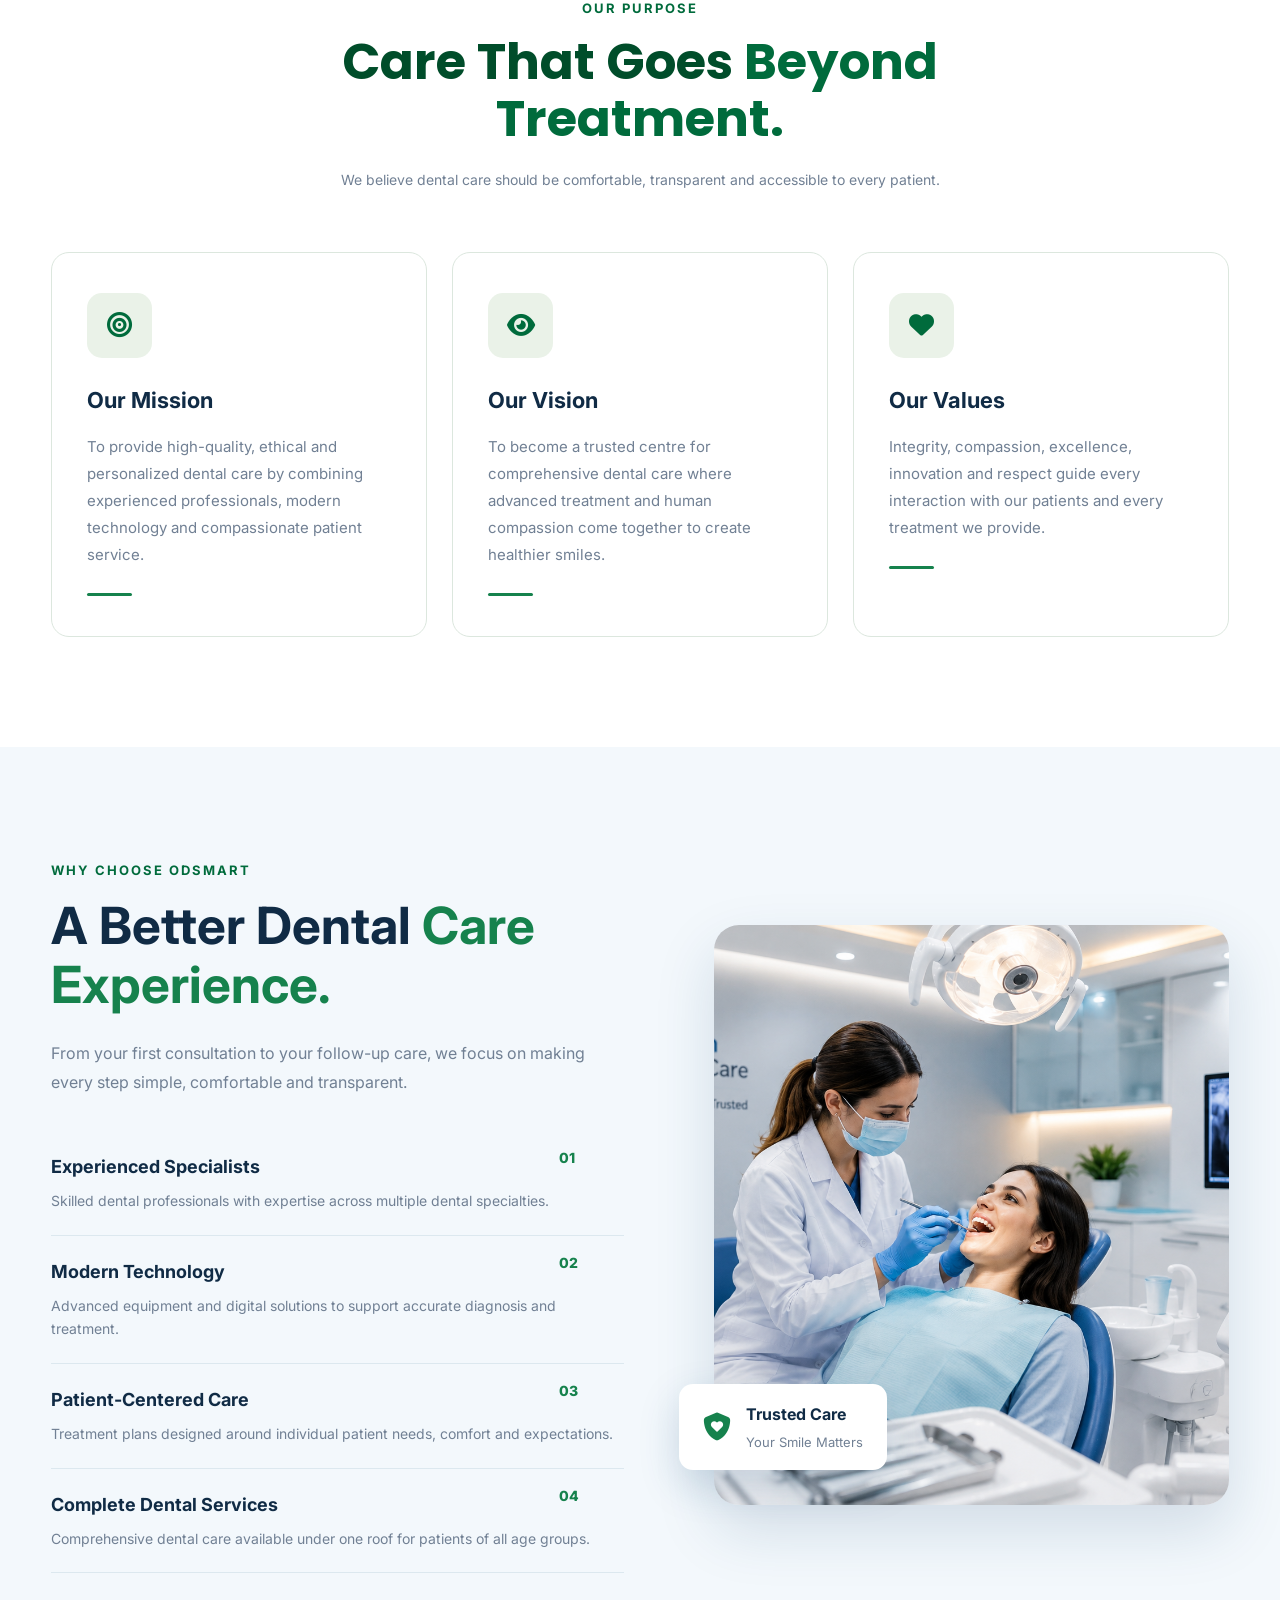
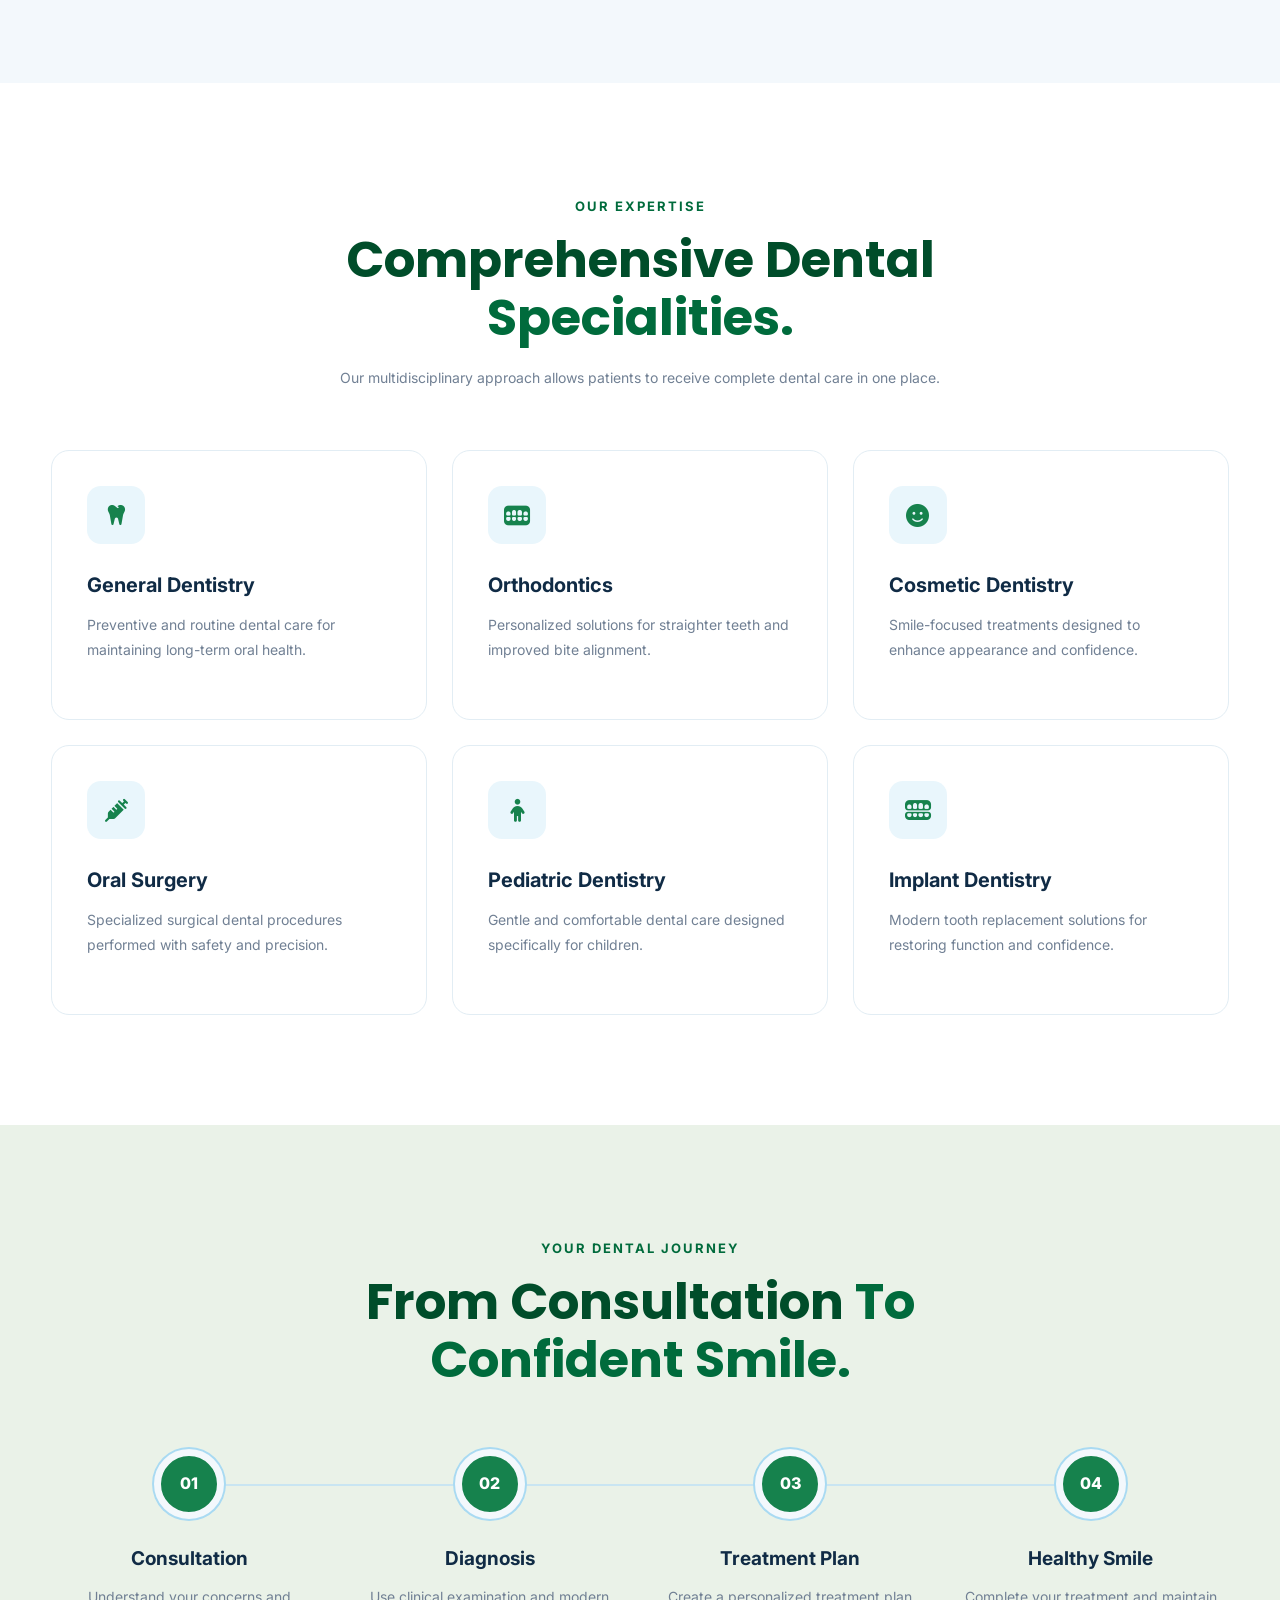
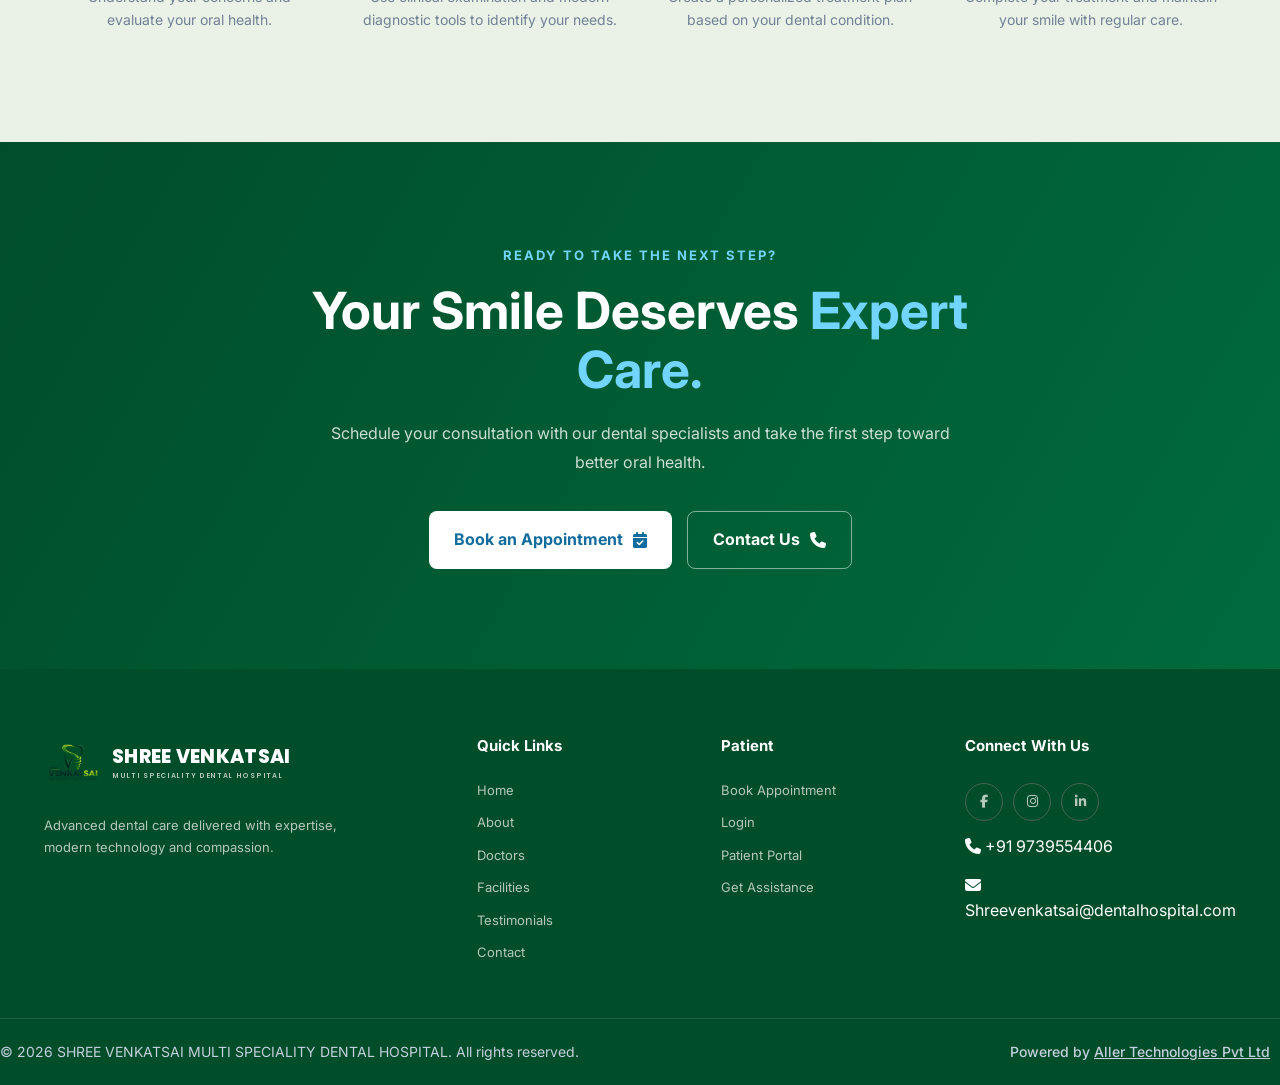
<file: html/about.html>
<!DOCTYPE html>
<html lang="en">
<head>
    <meta charset="UTF-8">
    <meta name="viewport" content="width=device-width, initial-scale=1.0">
    <title>About Us | Shree Venkatsai Multi Speciality Dental Hospital</title>
        <!-- Google Font -->
    <link rel="preconnect" href="https://fonts.googleapis.com">
    <link rel="preconnect" href="https://fonts.gstatic.com" crossorigin>
    <link
        href="https://fonts.googleapis.com/css2?family=Inter:wght@400;500;600;700;800&family=Poppins:wght@500;600;700;800&display=swap"
        rel="stylesheet">

    <!-- Icons -->
    <link rel="stylesheet" href="https://cdnjs.cloudflare.com/ajax/libs/font-awesome/6.5.2/css/all.min.css">
    <link rel="stylesheet" href="../css/style.css">
    <link rel="stylesheet" href="../css/about.css">
</head>
<body>

    
<header class="header" id="header">
    <div class="container nav-container">
        <a href="index.html#home" class="logo" aria-label="Shree Venkatsai Dental Hospital home">
            <img src="../assets/logo.jpg" alt="Shree Venkatsai Multi Speciality Dental Hospital logo">
        </a>
        <div class="logo-text">
            <span>SHREE VENKATSAI</span>
            <small>MULTI SPECIALITY DENTAL HOSPITAL</small>
        </div>

        <nav class="navbar" id="navbar" aria-label="Main navigation">
            <a href="index.html#home" class="nav-link">Home</a>
            <a href="about.html" class="nav-link">About</a>
            <a href="doctors.html" class="nav-link">Doctors</a>
            <a href="facilities.html" class="nav-link">Facilities</a>
            <a href="testimonials.html" class="nav-link">Testimonials</a>
            <a href="contact.html" class="nav-link">Contact</a>
        </nav>

        <div class="nav-actions">
            <a href="../login page/login.html" class="patient-login">
                <i class="fa-regular fa-user"></i> Login
            </a>
            <a href="../book-appointment/book-appointment.html" class="nav-btn">Book Appointment</a>
        </div>

        <button class="menu-btn" id="menuBtn" type="button" aria-label="Open navigation menu" aria-expanded="false" aria-controls="navbar">
            <i class="fa-solid fa-bars"></i>
        </button>
    </div>
</header>



    <!-- ================= ABOUT PAGE ================= -->

<section class="about-page" id="about">

    <!-- About Hero -->
    <div class="about-hero">

        <div class="about-hero-overlay"></div>

        <div class="container about-hero-content">

            <!-- <span class="hero-label">ABOUT ODSMART</span> -->

            <h1>
                Modern Dentistry.
                <span>Compassionate Care.</span>
            </h1>

            <p>
                Delivering advanced dental care with experienced specialists,
                modern technology and a patient-first approach.
            </p>

            <div class="hero-breadcrumb">
                <a href="index.html#home">Home</a>
                <i class="fa-solid fa-chevron-right"></i>
                <span>About Us</span>
            </div>

        </div>

    </div>


    <!-- Introduction -->
    <section class="about-introduction">

        <div class="container about-intro-grid">

            <div class="about-intro-image">

                <img src="../assets/dental-about.jpg" alt="ODSmart Dental Hospital">

                <div class="intro-floating-card">

                    <div class="floating-icon">
                        <i class="fa-solid fa-tooth"></i>
                    </div>

                    <div>
                        <strong>Patient First</strong>
                        <span>Always Our Priority</span>
                    </div>

                </div>

            </div>


            <div class="about-intro-content">

                <span class="section-label">
                    WHO WE ARE
                </span>

                <h2>
                    Advanced Dental Care
                    <span>Designed Around You.</span>
                </h2>

                <p>
                    ODSmart Multi Speciality Dental Hospital is committed to
                    providing comprehensive dental care in a comfortable,
                    modern and patient-friendly environment.
                </p>

                <p>
                    Our team combines clinical expertise, advanced dental
                    technology and personalized treatment planning to help
                    every patient achieve a healthier and more confident smile.
                </p>

                <div class="intro-features">

                    <div class="intro-feature">
                        <i class="fa-solid fa-circle-check"></i>
                        <span>Experienced Dental Specialists</span>
                    </div>

                    <div class="intro-feature">
                        <i class="fa-solid fa-circle-check"></i>
                        <span>Modern Dental Technology</span>
                    </div>

                    <div class="intro-feature">
                        <i class="fa-solid fa-circle-check"></i>
                        <span>Personalized Treatment Plans</span>
                    </div>

                    <div class="intro-feature">
                        <i class="fa-solid fa-circle-check"></i>
                        <span>Complete Patient Support</span>
                    </div>

                </div>

                <a href="../html/facilities.html" class="about-primary-btn">
                    Explore Our Facilities
                    <i class="fa-solid fa-arrow-right"></i>
                </a>

            </div>

        </div>

    </section>


    <!-- Statistics -->
    <section class="about-stats">

        <div class="container stats-grid">

            <div class="stat-box">

                <div class="stat-icon">
                    <i class="fa-solid fa-user-doctor"></i>
                </div>

                <div>
                    <strong class="counter" data-target="15">0</strong>
                    <span>+</span>
                    <p>Dental Specialists</p>
                </div>

            </div>


            <div class="stat-box">

                <div class="stat-icon">
                    <i class="fa-solid fa-users"></i>
                </div>

                <div>
                    <strong class="counter" data-target="10000">0</strong>
                    <span>+</span>
                    <p>Happy Patients</p>
                </div>

            </div>


            <div class="stat-box">

                <div class="stat-icon">
                    <i class="fa-solid fa-tooth"></i>
                </div>

                <div>
                    <strong class="counter" data-target="20">0</strong>
                    <span>+</span>
                    <p>Dental Treatments</p>
                </div>

            </div>


            <div class="stat-box">

                <div class="stat-icon">
                    <i class="fa-solid fa-award"></i>
                </div>

                <div>
                    <strong class="counter" data-target="10">0</strong>
                    <span>+</span>
                    <p>Years of Experience</p>
                </div>

            </div>

        </div>

    </section>


    <!-- Mission & Vision -->
    <section class="mission-section">

        <div class="container">

            <div class="section-heading centered">

                <span class="section-label">
                    OUR PURPOSE
                </span>

                <h2>
                    Care That Goes
                    <span>Beyond Treatment.</span>
                </h2>

                <p>
                    We believe dental care should be comfortable,
                    transparent and accessible to every patient.
                </p>

            </div>


            <div class="mission-grid">

                <div class="mission-card">

                    <div class="mission-icon">
                        <i class="fa-solid fa-bullseye"></i>
                    </div>

                    <h3>Our Mission</h3>

                    <p>
                        To provide high-quality, ethical and personalized
                        dental care by combining experienced professionals,
                        modern technology and compassionate patient service.
                    </p>

                    <div class="mission-line"></div>

                </div>


                <div class="mission-card">

                    <div class="mission-icon">
                        <i class="fa-solid fa-eye"></i>
                    </div>

                    <h3>Our Vision</h3>

                    <p>
                        To become a trusted centre for comprehensive dental
                        care where advanced treatment and human compassion
                        come together to create healthier smiles.
                    </p>

                    <div class="mission-line"></div>

                </div>


                <div class="mission-card">

                    <div class="mission-icon">
                        <i class="fa-solid fa-heart"></i>
                    </div>

                    <h3>Our Values</h3>

                    <p>
                        Integrity, compassion, excellence, innovation and
                        respect guide every interaction with our patients
                        and every treatment we provide.
                    </p>

                    <div class="mission-line"></div>

                </div>

            </div>

        </div>

    </section>


    <!-- Why Choose Us -->
    <section class="why-us-section">

        <div class="container why-grid">

            <div class="why-content">

                <span class="section-label">
                    WHY CHOOSE ODSMART
                </span>

                <h2>
                    A Better Dental
                    <span>Care Experience.</span>
                </h2>

                <p>
                    From your first consultation to your follow-up care,
                    we focus on making every step simple, comfortable
                    and transparent.
                </p>


                <div class="why-list">

                    <div class="why-item">

                        <div class="why-number">01</div>

                        <div>
                            <h3>Experienced Specialists</h3>
                            <p>
                                Skilled dental professionals with expertise
                                across multiple dental specialties.
                            </p>
                        </div>

                    </div>


                    <div class="why-item">

                        <div class="why-number">02</div>

                        <div>
                            <h3>Modern Technology</h3>
                            <p>
                                Advanced equipment and digital solutions
                                to support accurate diagnosis and treatment.
                            </p>
                        </div>

                    </div>


                    <div class="why-item">

                        <div class="why-number">03</div>

                        <div>
                            <h3>Patient-Centered Care</h3>
                            <p>
                                Treatment plans designed around individual
                                patient needs, comfort and expectations.
                            </p>
                        </div>

                    </div>


                    <div class="why-item">

                        <div class="why-number">04</div>

                        <div>
                            <h3>Complete Dental Services</h3>
                            <p>
                                Comprehensive dental care available under
                                one roof for patients of all age groups.
                            </p>
                        </div>

                    </div>

                </div>

            </div>


            <div class="why-image">

                <img src="../assets/modern-jpg.png" alt="Modern Dental Care">

                <div class="why-badge">

                    <i class="fa-solid fa-shield-heart"></i>

                    <div>
                        <strong>Trusted Care</strong>
                        <span>Your Smile Matters</span>
                    </div>

                </div>

            </div>

        </div>

    </section>


    <!-- Our Specialties -->
    <section class="specialties-section">

        <div class="container">

            <div class="section-heading centered">

                <span class="section-label">
                    OUR EXPERTISE
                </span>

                <h2>
                    Comprehensive Dental
                    <span>Specialities.</span>
                </h2>

                <p>
                    Our multidisciplinary approach allows patients to
                    receive complete dental care in one place.
                </p>

            </div>


            <div class="specialties-grid">

                <div class="specialty-card">

                    <div class="specialty-icon">
                        <i class="fa-solid fa-tooth"></i>
                    </div>

                    <h3>General Dentistry</h3>

                    <p>
                        Preventive and routine dental care for maintaining
                        long-term oral health.
                    </p>

                    <!-- <a href="#services">
                        Learn More
                        <i class="fa-solid fa-arrow-right"></i>
                    </a> -->

                </div>


                <div class="specialty-card">

                    <div class="specialty-icon">
                        <i class="fa-solid fa-teeth"></i>
                    </div>

                    <h3>Orthodontics</h3>

                    <p>
                        Personalized solutions for straighter teeth
                        and improved bite alignment.
                    </p>

                    <!-- <a href="#services">
                        Learn More
                        <i class="fa-solid fa-arrow-right"></i>
                    </a> -->

                </div>


                <div class="specialty-card">

                    <div class="specialty-icon">
                        <i class="fa-solid fa-face-smile"></i>
                    </div>

                    <h3>Cosmetic Dentistry</h3>

                    <p>
                        Smile-focused treatments designed to enhance
                        appearance and confidence.
                    </p>

                    <!-- <a href="#services">
                        Learn More
                        <i class="fa-solid fa-arrow-right"></i>
                    </a> -->

                </div>


                <div class="specialty-card">

                    <div class="specialty-icon">
                        <i class="fa-solid fa-syringe"></i>
                    </div>

                    <h3>Oral Surgery</h3>

                    <p>
                        Specialized surgical dental procedures performed
                        with safety and precision.
                    </p>

                    <!-- <a href="#services">
                        Learn More
                        <i class="fa-solid fa-arrow-right"></i>
                    </a> -->

                </div>


                <div class="specialty-card">

                    <div class="specialty-icon">
                        <i class="fa-solid fa-child"></i>
                    </div>

                    <h3>Pediatric Dentistry</h3>

                    <p>
                        Gentle and comfortable dental care designed
                        specifically for children.
                    </p>

                    <!-- <a href="#services">
                        Learn More
                        <i class="fa-solid fa-arrow-right"></i>
                    </a> -->

                </div>


                <div class="specialty-card">

                    <div class="specialty-icon">
                        <i class="fa-solid fa-teeth-open"></i>
                    </div>

                    <h3>Implant Dentistry</h3>

                    <p>
                        Modern tooth replacement solutions for restoring
                        function and confidence.
                    </p>

                    <!-- <a href="#services">
                        Learn More
                        <i class="fa-solid fa-arrow-right"></i>
                    </a> -->

                </div>

            </div>

        </div>

    </section>


    <!-- Patient Journey -->
    <section class="patient-journey">

        <div class="container">

            <div class="section-heading centered">

                <span class="section-label">
                    YOUR DENTAL JOURNEY
                </span>

                <h2>
                    From Consultation
                    <span>To Confident Smile.</span>
                </h2>

            </div>


            <div class="journey-wrapper">

                <div class="journey-line"></div>


                <div class="journey-step">

                    <div class="journey-number">01</div>

                    <div class="journey-content">

                        <h3>Consultation</h3>

                        <p>
                            Understand your concerns and evaluate
                            your oral health.
                        </p>

                    </div>

                </div>


                <div class="journey-step">

                    <div class="journey-number">02</div>

                    <div class="journey-content">

                        <h3>Diagnosis</h3>

                        <p>
                            Use clinical examination and modern
                            diagnostic tools to identify your needs.
                        </p>

                    </div>

                </div>


                <div class="journey-step">

                    <div class="journey-number">03</div>

                    <div class="journey-content">

                        <h3>Treatment Plan</h3>

                        <p>
                            Create a personalized treatment plan
                            based on your dental condition.
                        </p>

                    </div>

                </div>


                <div class="journey-step">

                    <div class="journey-number">04</div>

                    <div class="journey-content">

                        <h3>Healthy Smile</h3>

                        <p>
                            Complete your treatment and maintain
                            your smile with regular care.
                        </p>

                    </div>

                </div>

            </div>

        </div>

    </section>


    <!-- CTA -->
    <section class="about-cta">

        <div class="container">

            <div class="cta-content">

                <span class="section-label">
                    READY TO TAKE THE NEXT STEP?
                </span>

                <h2>
                    Your Smile Deserves
                    <span>Expert Care.</span>
                </h2>

                <p>
                    Schedule your consultation with our dental specialists
                    and take the first step toward better oral health.
                </p>

                <div class="cta-buttons">

                    <a href="../book-appointment/book-appointment.html" class="cta-primary">
                        Book an Appointment
                        <i class="fa-solid fa-calendar-check"></i>
                    </a>

                    <a href="contact.html" class="cta-secondary">
                        Contact Us
                        <i class="fa-solid fa-phone"></i>
                    </a>
                    

                </div>

            </div>

        </div>

    </section>
<footer class="footer">
    <div class="container footer-grid">
        <div class="footer-brand">
            <div class="logo footer-logo">
                <img src="../assets/logo.jpg" alt="Shree Venkatsai Dental Hospital logo">
                <div class="logo-text">
                    <span>SHREE VENKATSAI</span>
                    <small>MULTI SPECIALITY DENTAL HOSPITAL</small>
                </div>
            </div>
            <p>Advanced dental care delivered with expertise, modern technology and compassion.</p>
        </div>

        <div class="footer-links">
            <h4>Quick Links</h4>
            <a href="index.html#home">Home</a>
            <a href="about.html">About</a>
            <a href="doctors.html">Doctors</a>
            <a href="facilities.html">Facilities</a>
            <a href="testimonials.html">Testimonials</a>
            <a href="contact.html">Contact</a>
        </div>

        <div class="footer-links">
            <h4>Patient</h4>
            <a href="../book-appointment/book-appointment.html">Book Appointment</a>
            <a href="../login page/login.html"> Login</a>
            <a href="../patient_index/patient_index.php">Patient Portal</a>
            <a href="contact.html">Get Assistance</a>
        </div>

        <div class="footer-links">
            <h4>Connect With Us</h4>
            <div class="social-links">
                <a href="https://www.facebook.com/DentalClinicGulbarga/" aria-label="Facebook"><i class="fa-brands fa-facebook-f"></i></a>
                <a href="#" aria-label="Instagram (coming soon)" aria-disabled="true" tabindex="-1" onclick="return false;" title="Coming soon"><i class="fa-brands fa-instagram"></i></a>
                <a href="#" aria-label="LinkedIn (coming soon)" aria-disabled="true" tabindex="-1" onclick="return false;" title="Coming soon"><i class="fa-brands fa-linkedin-in"></i></a>
            </div>
            <p class="footer-contact-note"><i class="fa-solid fa-phone"></i> +91 9739554406</p>
            <p class="footer-contact-note"><i class="fa-solid fa-envelope"></i> Shreevenkatsai@dentalhospital.com</p>
        </div>
    </div>

    <div class="footer-bottom">
        <p>© 2026 SHREE VENKATSAI MULTI SPECIALITY DENTAL HOSPITAL. All rights reserved.</p>
        <span class="powered-by">Powered by <a href="https://www.aller.in/" ><u>Aller Technologies Pvt Ltd</u></a></span>
    </div>
</footer>
</section>

    <script src="../js/script.js"></script>
    <script src="../js/about.js"></script>
</body>
</html>
</file>
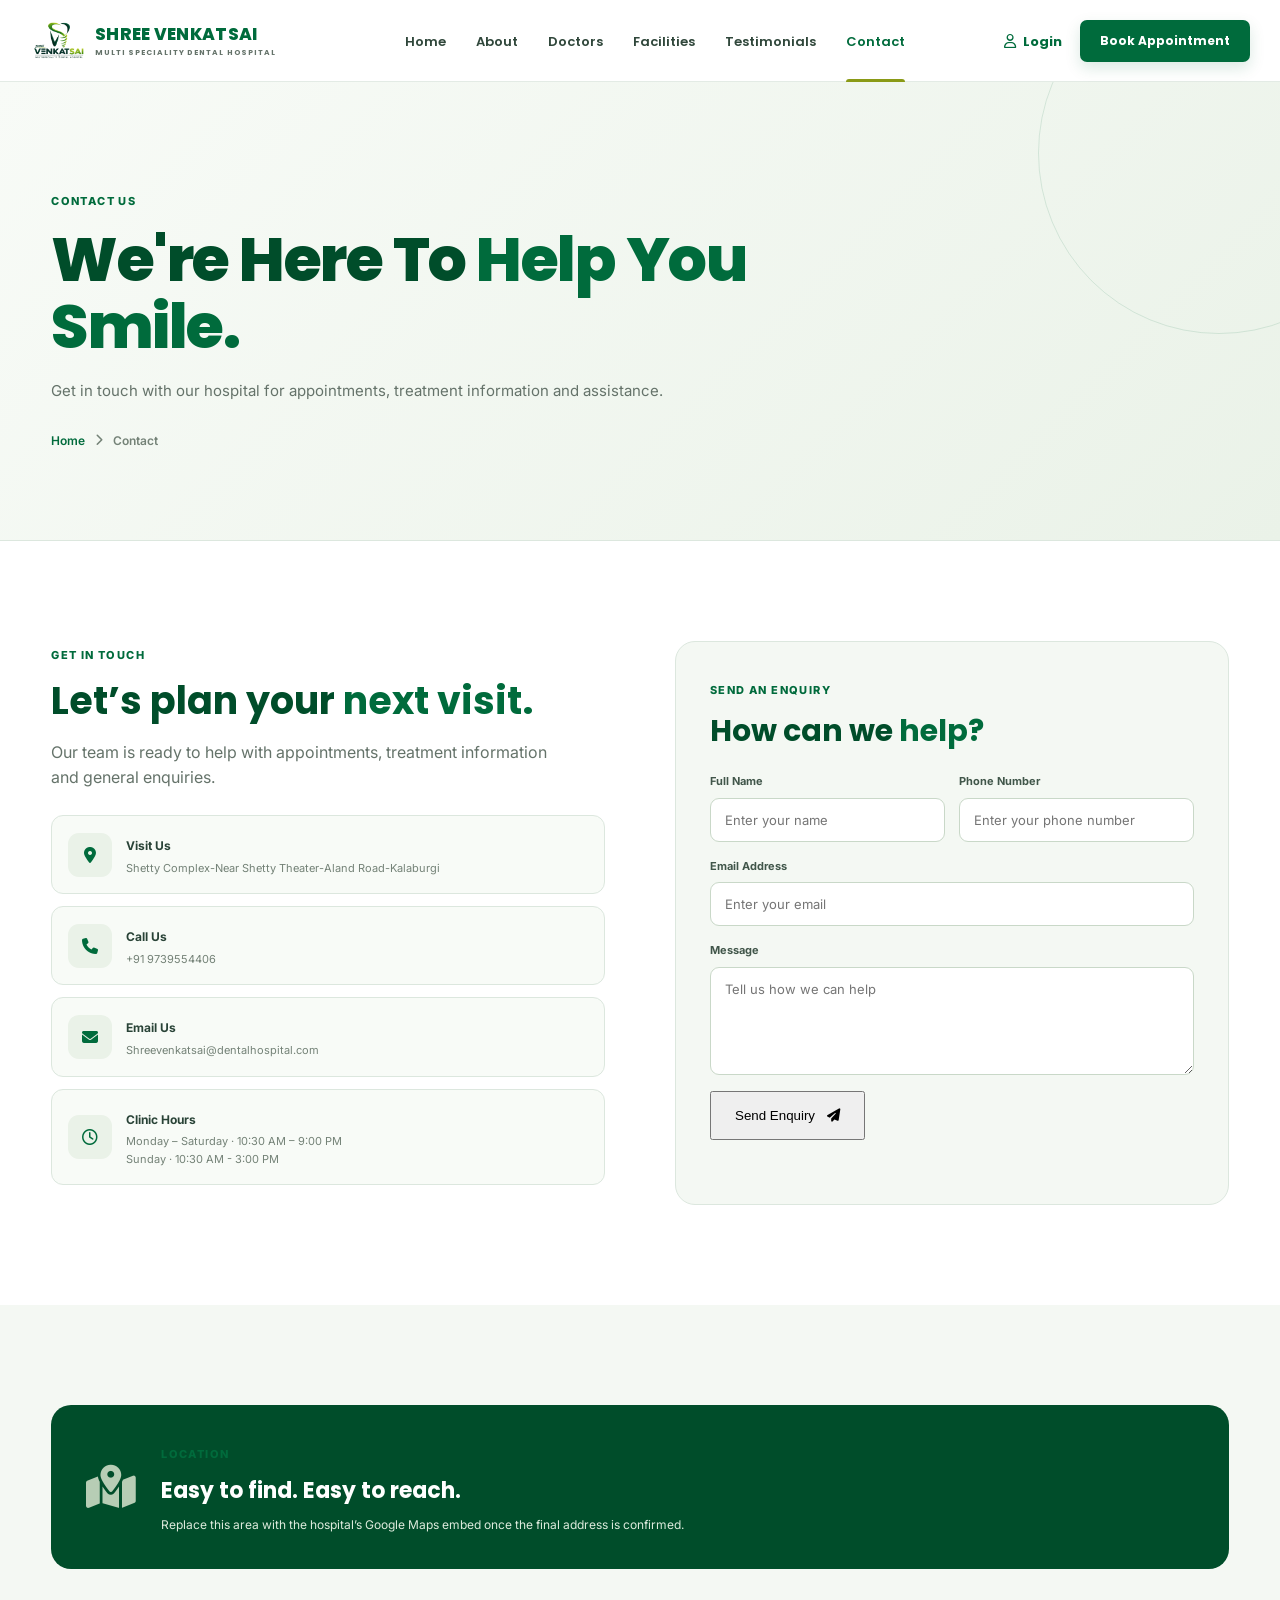
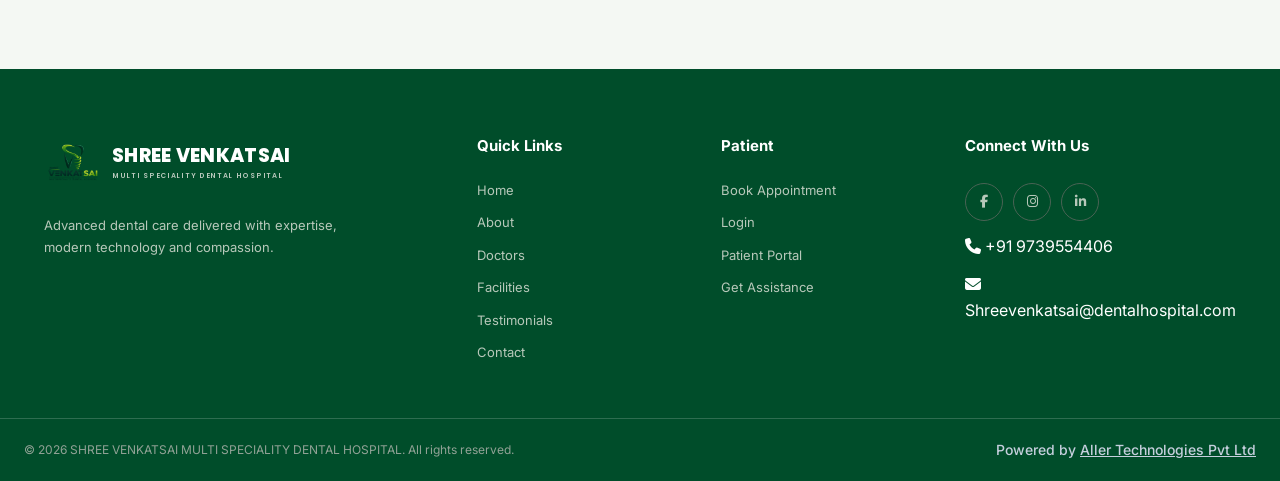
<file: html/contact.html>
<!DOCTYPE html>
<html lang="en">
<head>
<meta charset="UTF-8"><meta name="viewport" content="width=device-width, initial-scale=1.0">
<meta name="description" content="Contact Shree Venkatsai Multi Speciality Dental Hospital for appointments and dental care assistance.">
<title>Contact | Shree Venkatsai Multi Speciality Dental Hospital</title>
<link rel="preconnect" href="https://fonts.googleapis.com"><link rel="preconnect" href="https://fonts.gstatic.com" crossorigin>
<link href="https://fonts.googleapis.com/css2?family=Inter:wght@400;500;600;700;800&family=Poppins:wght@500;600;700;800&display=swap" rel="stylesheet">
<link rel="stylesheet" href="https://cdnjs.cloudflare.com/ajax/libs/font-awesome/6.5.2/css/all.min.css">
<link rel="stylesheet" href="../css/style.css"><link rel="stylesheet" href="../css/site-pages.css">
</head><body>
<header class="header" id="header">
    <div class="container nav-container">
        <a href="index.html#home" class="logo" aria-label="Shree Venkatsai Dental Hospital home">
            <img src="../assets/logo.jpg" alt="Shree Venkatsai Multi Speciality Dental Hospital logo">
        </a>
        <div class="logo-text">
            <span>SHREE VENKATSAI</span>
            <small>MULTI SPECIALITY DENTAL HOSPITAL</small>
        </div>

        <nav class="navbar" id="navbar" aria-label="Main navigation">
            <a href="index.html#home" class="nav-link">Home</a>
            <a href="about.html" class="nav-link">About</a>
            <a href="doctors.html" class="nav-link">Doctors</a>
            <a href="facilities.html" class="nav-link">Facilities</a>
            <a href="testimonials.html" class="nav-link">Testimonials</a>
            <a href="contact.html" class="nav-link">Contact</a>
        </nav>

        <div class="nav-actions">
            <a href="../login page/login.html" class="patient-login">
                <i class="fa-regular fa-user"></i> Login
            </a>
            <a href="../book-appointment/book-appointment.html" class="nav-btn">Book Appointment</a>
        </div>

        <button class="menu-btn" id="menuBtn" type="button" aria-label="Open navigation menu" aria-expanded="false" aria-controls="navbar">
            <i class="fa-solid fa-bars"></i>
        </button>
    </div>
</header>
<main class="inner-page">
<section class="inner-hero"><div class="container"><span class="section-label">CONTACT US</span><h1>We're Here To <span>Help You Smile.</span></h1><p>Get in touch with our hospital for appointments, treatment information and assistance.</p><div class="breadcrumb"><a href="index.html">Home</a><i class="fa-solid fa-chevron-right"></i><span>Contact</span></div></div></section>
<section class="section contact-page-section"><div class="container contact-page-grid">
<div class="contact-page-info"><span class="section-label">GET IN TOUCH</span><h2>Let’s plan your <span>next visit.</span></h2><p>Our team is ready to help with appointments, treatment information and general enquiries.</p>
<div class="contact-detail-card"><div class="contact-icon"><i class="fa-solid fa-location-dot"></i></div><div><strong><a
                        href="https://www.google.com/maps"
                        target="_blank"
                        rel="noopener noreferrer"
                        class="google-review-btn"
                    >Visit Us</strong><p>Shetty Complex-Near Shetty Theater-Aland Road-Kalaburgi</p></div></div> </a>
<div class="contact-detail-card"><div class="contact-icon"><i class="fa-solid fa-phone"></i></div><div><strong>Call Us</strong><p>+91 9739554406</p></div></div>
<div class="contact-detail-card"><div class="contact-icon"><i class="fa-solid fa-envelope"></i></div><div><strong>Email Us</strong><p>Shreevenkatsai@dentalhospital.com</p></div></div>
<div class="contact-detail-card"><div class="contact-icon"><i class="fa-regular fa-clock"></i></div><div><strong>Clinic Hours</strong><p>Monday – Saturday · 10:30 AM – 9:00 PM <br> Sunday · 10:30 AM - 3:00 PM</p></div></div>
</div>
<div class="contact-form-card"><span class="section-label">SEND AN ENQUIRY</span><h2>How can we <span>help?</span></h2><form id="contactForm"><div class="form-grid"><label>Full Name<input type="text" name="name" placeholder="Enter your name" required></label><label>Phone Number<input type="tel" name="phone" placeholder="Enter your phone number" required></label></div><label>Email Address<input type="email" name="email" placeholder="Enter your email"></label><label>Message<textarea name="message" rows="5" placeholder="Tell us how we can help" required></textarea></label><button class="primary-btn" type="submit">Send Enquiry <i class="fa-solid fa-paper-plane"></i></button><p class="form-note" id="formMessage" aria-live="polite"></p></form></div>
</div></section>
<section class="section contact-map-note"><div class="container"><div class="contact-map-placeholder"><i class="fa-solid fa-map-location-dot"></i><div><span class="section-label"><a
                        href="https://www.google.com/maps"
                        target="_blank"
                        rel="noopener noreferrer"
                        class="google-review-btn">LOCATION</span><h3>Easy to find. Easy to reach.</h3><p>Replace this area with the hospital’s Google Maps embed once the final address is confirmed.</p></div></div></div></section></a>
</main>
<footer class="footer">
    <div class="container footer-grid">
        <div class="footer-brand">
            <div class="logo footer-logo">
                <img src="../assets/logo.jpg" alt="Shree Venkatsai Dental Hospital logo">
                <div class="logo-text">
                    <span>SHREE VENKATSAI</span>
                    <small>MULTI SPECIALITY DENTAL HOSPITAL</small>
                </div>
            </div>
            <p>Advanced dental care delivered with expertise, modern technology and compassion.</p>
        </div>

        <div class="footer-links">
            <h4>Quick Links</h4>
            <a href="index.html#home">Home</a>
            <a href="about.html">About</a>
            <a href="doctors.html">Doctors</a>
            <a href="facilities.html">Facilities</a>
            <a href="testimonials.html">Testimonials</a>
            <a href="contact.html">Contact</a>
        </div>

        <div class="footer-links">
            <h4>Patient</h4>
            <a href="../book-appointment/book-appointment.html">Book Appointment</a>
            <a href="../login page/login.html"> Login</a>
            <a href="../patient_index/patient_index.php">Patient Portal</a>
            <a href="contact.html">Get Assistance</a>
        </div>

        <div class="footer-links">
            <h4>Connect With Us</h4>
            <div class="social-links">
                <a href="https://www.facebook.com/DentalClinicGulbarga/" aria-label="Facebook"><i class="fa-brands fa-facebook-f"></i></a>
                <a href="#" aria-label="Instagram (coming soon)" aria-disabled="true" tabindex="-1" onclick="return false;" title="Coming soon"><i class="fa-brands fa-instagram"></i></a>
                <a href="#" aria-label="LinkedIn (coming soon)" aria-disabled="true" tabindex="-1" onclick="return false;" title="Coming soon"><i class="fa-brands fa-linkedin-in"></i></a>
            </div>
            <p class="footer-contact-note"><i class="fa-solid fa-phone"></i> +91 9739554406</p>
            <p class="footer-contact-note"><i class="fa-solid fa-envelope"></i> Shreevenkatsai@dentalhospital.com</p>
        </div>
    </div>

    <div class="footer-bottom">
        <p>© 2026 SHREE VENKATSAI MULTI SPECIALITY DENTAL HOSPITAL. All rights reserved.</p>
        <span class="powered-by">Powered by <a href="https://www.aller.in/" ><u>Aller Technologies Pvt Ltd</u></a></span>
    </div>
</footer>
<script src="../js/script.js"></script><script src="../js/contact.js"></script>
</body></html>
</file>
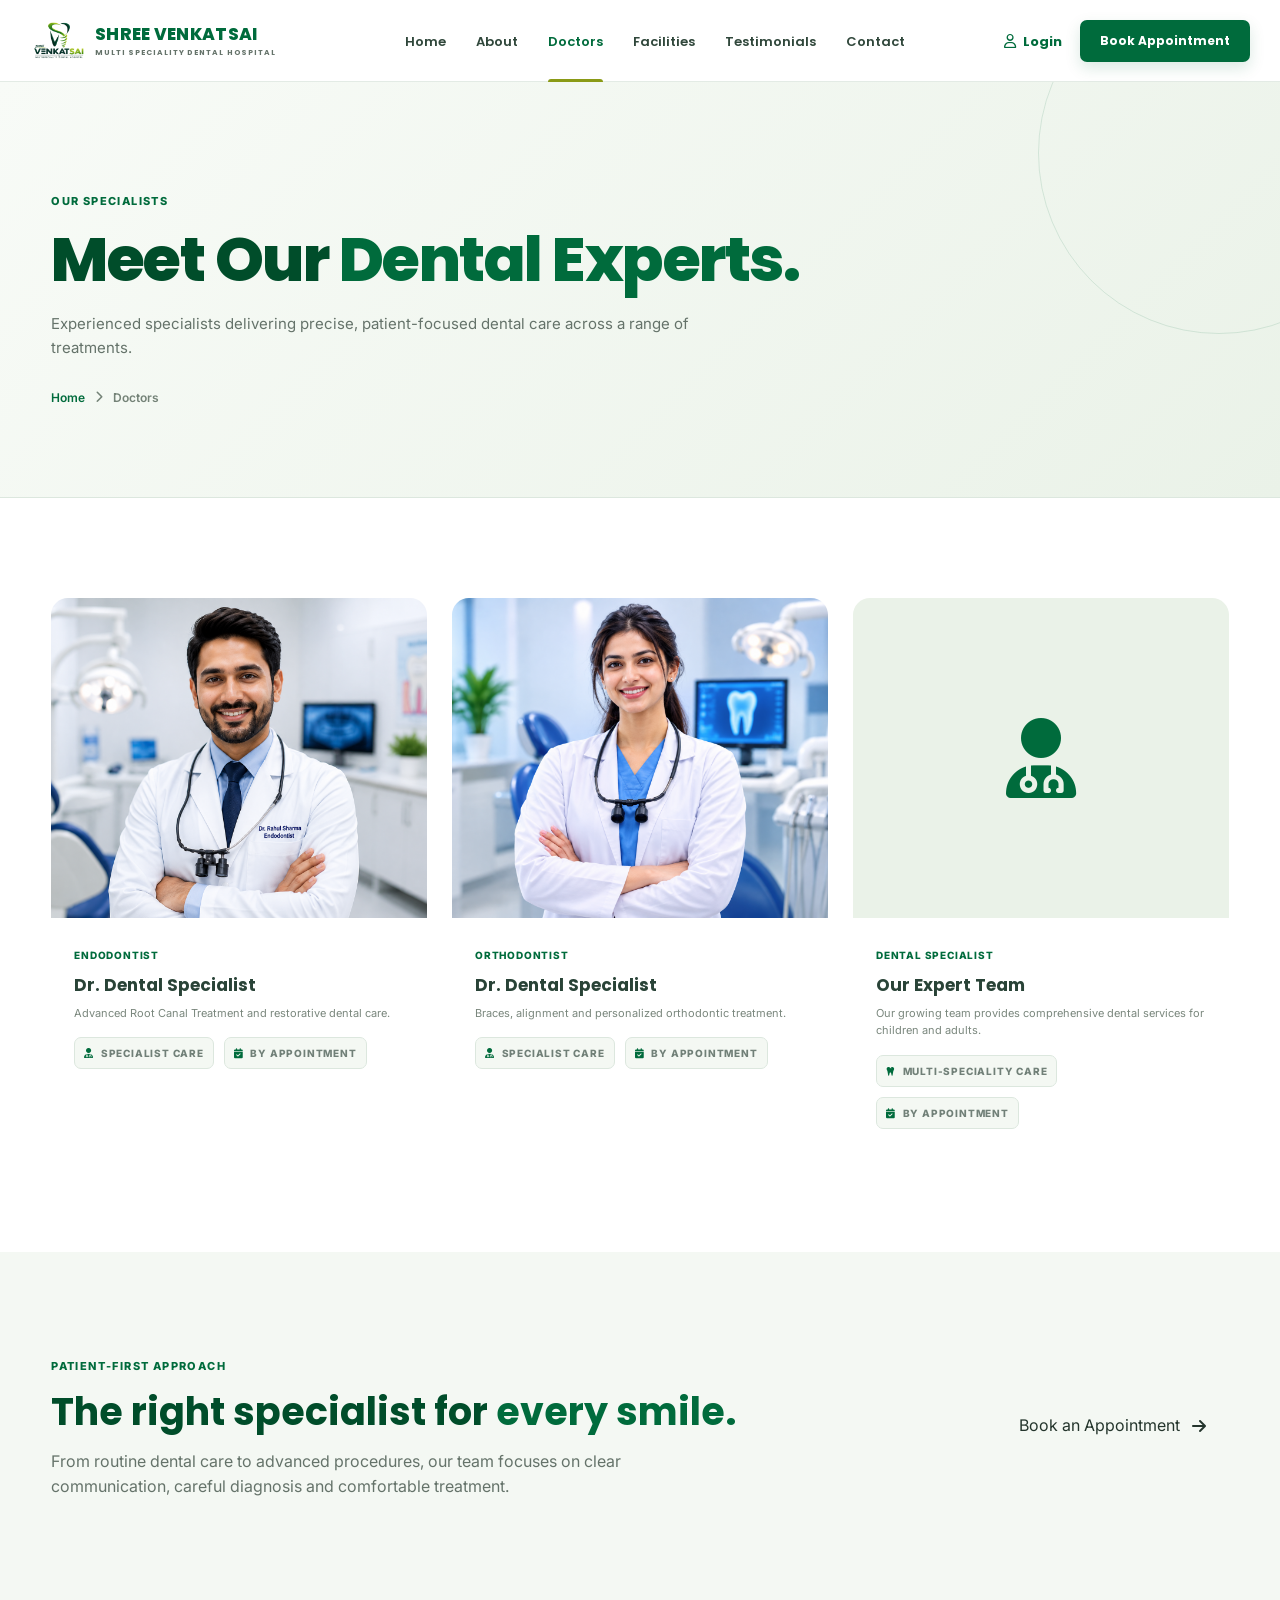
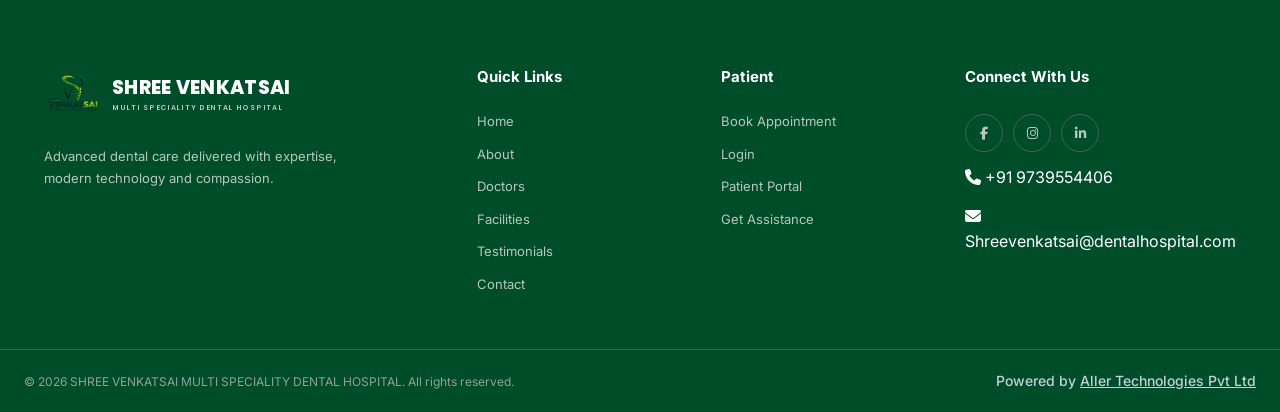
<file: html/doctors.html>
<!DOCTYPE html>
<html lang="en">
<head>
<meta charset="UTF-8"><meta name="viewport" content="width=device-width, initial-scale=1.0">
<meta name="description" content="Meet the dental specialists at Shree Venkatsai Multi Speciality Dental Hospital.">
<title>Doctors | Shree Venkatsai Multi Speciality Dental Hospital</title>
<link rel="preconnect" href="https://fonts.googleapis.com"><link rel="preconnect" href="https://fonts.gstatic.com" crossorigin>
<link href="https://fonts.googleapis.com/css2?family=Inter:wght@400;500;600;700;800&family=Poppins:wght@500;600;700;800&display=swap" rel="stylesheet">
<link rel="stylesheet" href="https://cdnjs.cloudflare.com/ajax/libs/font-awesome/6.5.2/css/all.min.css">
<link rel="stylesheet" href="../css/style.css"><link rel="stylesheet" href="../css/site-pages.css">
</head><body>
<header class="header" id="header">
    <div class="container nav-container">
        <a href="index.html#home" class="logo" aria-label="Shree Venkatsai Dental Hospital home">
            <img src="../assets/logo.jpg" alt="Shree Venkatsai Multi Speciality Dental Hospital logo">
        </a>
        <div class="logo-text">
            <span>SHREE VENKATSAI</span>
            <small>MULTI SPECIALITY DENTAL HOSPITAL</small>
        </div>

        <nav class="navbar" id="navbar" aria-label="Main navigation">
            <a href="index.html#home" class="nav-link">Home</a>
            <a href="about.html" class="nav-link">About</a>
            <a href="doctors.html" class="nav-link">Doctors</a>
            <a href="facilities.html" class="nav-link">Facilities</a>
            <a href="testimonials.html" class="nav-link">Testimonials</a>
            <a href="contact.html" class="nav-link">Contact</a>
        </nav>

        <div class="nav-actions">
            <a href="../login page/login.html" class="patient-login">
                <i class="fa-regular fa-user"></i> Login
            </a>
            <a href="../book-appointment/book-appointment.html" class="nav-btn">Book Appointment</a>
        </div>

        <button class="menu-btn" id="menuBtn" type="button" aria-label="Open navigation menu" aria-expanded="false" aria-controls="navbar">
            <i class="fa-solid fa-bars"></i>
        </button>
    </div>
</header>
<main class="inner-page">
<section class="inner-hero"><div class="container"><span class="section-label">OUR SPECIALISTS</span><h1>Meet Our <span>Dental Experts.</span></h1><p>Experienced specialists delivering precise, patient-focused dental care across a range of treatments.</p><div class="breadcrumb"><a href="index.html">Home</a><i class="fa-solid fa-chevron-right"></i><span>Doctors</span></div></div></section>
<section class="section doctors-page-section"><div class="container"><div class="doctor-grid doctor-grid-full">
<article class="doctor-card"><div class="doctor-image"><img src="../assets/doctor-1.jpg11.png" alt="Dental specialist"></div><div class="doctor-info"><span>Endodontist</span><h3>Dr. Dental Specialist</h3><p>Advanced Root Canal Treatment and restorative dental care.</p><div class="doctor-meta"><span><i class="fa-solid fa-user-doctor"></i> Specialist Care</span><span><i class="fa-solid fa-calendar-check"></i> By Appointment</span></div></div></article>
<article class="doctor-card"><div class="doctor-image"><img src="../assets/doctor-22.jpg" alt="Orthodontic specialist"></div><div class="doctor-info"><span>Orthodontist</span><h3>Dr. Dental Specialist</h3><p>Braces, alignment and personalized orthodontic treatment.</p><div class="doctor-meta"><span><i class="fa-solid fa-user-doctor"></i> Specialist Care</span><span><i class="fa-solid fa-calendar-check"></i> By Appointment</span></div></div></article>
<article class="doctor-card doctor-placeholder"><div class="placeholder-icon"><i class="fa-solid fa-user-doctor"></i></div><div class="doctor-info"><span>Dental Specialist</span><h3>Our Expert Team</h3><p>Our growing team provides comprehensive dental services for children and adults.</p><div class="doctor-meta"><span><i class="fa-solid fa-tooth"></i> Multi-speciality Care</span><span><i class="fa-solid fa-calendar-check"></i> By Appointment</span></div></div></article>
</div></div></section>
<section class="section doctor-care-band"><div class="container"><div><span class="section-label">PATIENT-FIRST APPROACH</span><h2>The right specialist for <span>every smile.</span></h2><p>From routine dental care to advanced procedures, our team focuses on clear communication, careful diagnosis and comfortable treatment.</p></div><a href="../book-appointment/book-appointment.html" class="primary-btn">Book an Appointment <i class="fa-solid fa-arrow-right"></i></a></div></section>
</main>
<footer class="footer">
    <div class="container footer-grid">
        <div class="footer-brand">
            <div class="logo footer-logo">
                <img src="../assets/logo.jpg" alt="Shree Venkatsai Dental Hospital logo">
                <div class="logo-text">
                    <span>SHREE VENKATSAI</span>
                    <small>MULTI SPECIALITY DENTAL HOSPITAL</small>
                </div>
            </div>
            <p>Advanced dental care delivered with expertise, modern technology and compassion.</p>
        </div>

        <div class="footer-links">
            <h4>Quick Links</h4>
            <a href="index.html#home">Home</a>
            <a href="about.html">About</a>
            <a href="doctors.html">Doctors</a>
            <a href="facilities.html">Facilities</a>
            <a href="testimonials.html">Testimonials</a>
            <a href="contact.html">Contact</a>
        </div>

        <div class="footer-links">
            <h4>Patient</h4>
            <a href="../book-appointment/book-appointment.html">Book Appointment</a>
            <a href="../login page/login.html">Login</a>
            <a href="../patient_index/patient_index.php">Patient Portal</a>
            <a href="contact.html">Get Assistance</a>
        </div>

        <div class="footer-links">
            <h4>Connect With Us</h4>
            <div class="social-links">
                <a href="https://www.facebook.com/DentalClinicGulbarga/" aria-label="Facebook"><i class="fa-brands fa-facebook-f"></i></a>
                <a href="#" aria-label="Instagram (coming soon)" aria-disabled="true" tabindex="-1" onclick="return false;" title="Coming soon"><i class="fa-brands fa-instagram"></i></a>
                <a href="#" aria-label="LinkedIn (coming soon)" aria-disabled="true" tabindex="-1" onclick="return false;" title="Coming soon"><i class="fa-brands fa-linkedin-in"></i></a>
            </div>
            <p class="footer-contact-note"><i class="fa-solid fa-phone"></i> +91 9739554406</p>
            <p class="footer-contact-note"><i class="fa-solid fa-envelope"></i> Shreevenkatsai@dentalhospital.com</p>
        </div>
    </div>

    <div class="footer-bottom">
        <p>© 2026 SHREE VENKATSAI MULTI SPECIALITY DENTAL HOSPITAL. All rights reserved.</p>
        <span class="powered-by">Powered by <a href="https://www.aller.in/" ><u>Aller Technologies Pvt Ltd</u></a></span>
    </div>
</footer>
<script src="../js/script.js"></script>
</body></html>
</file>
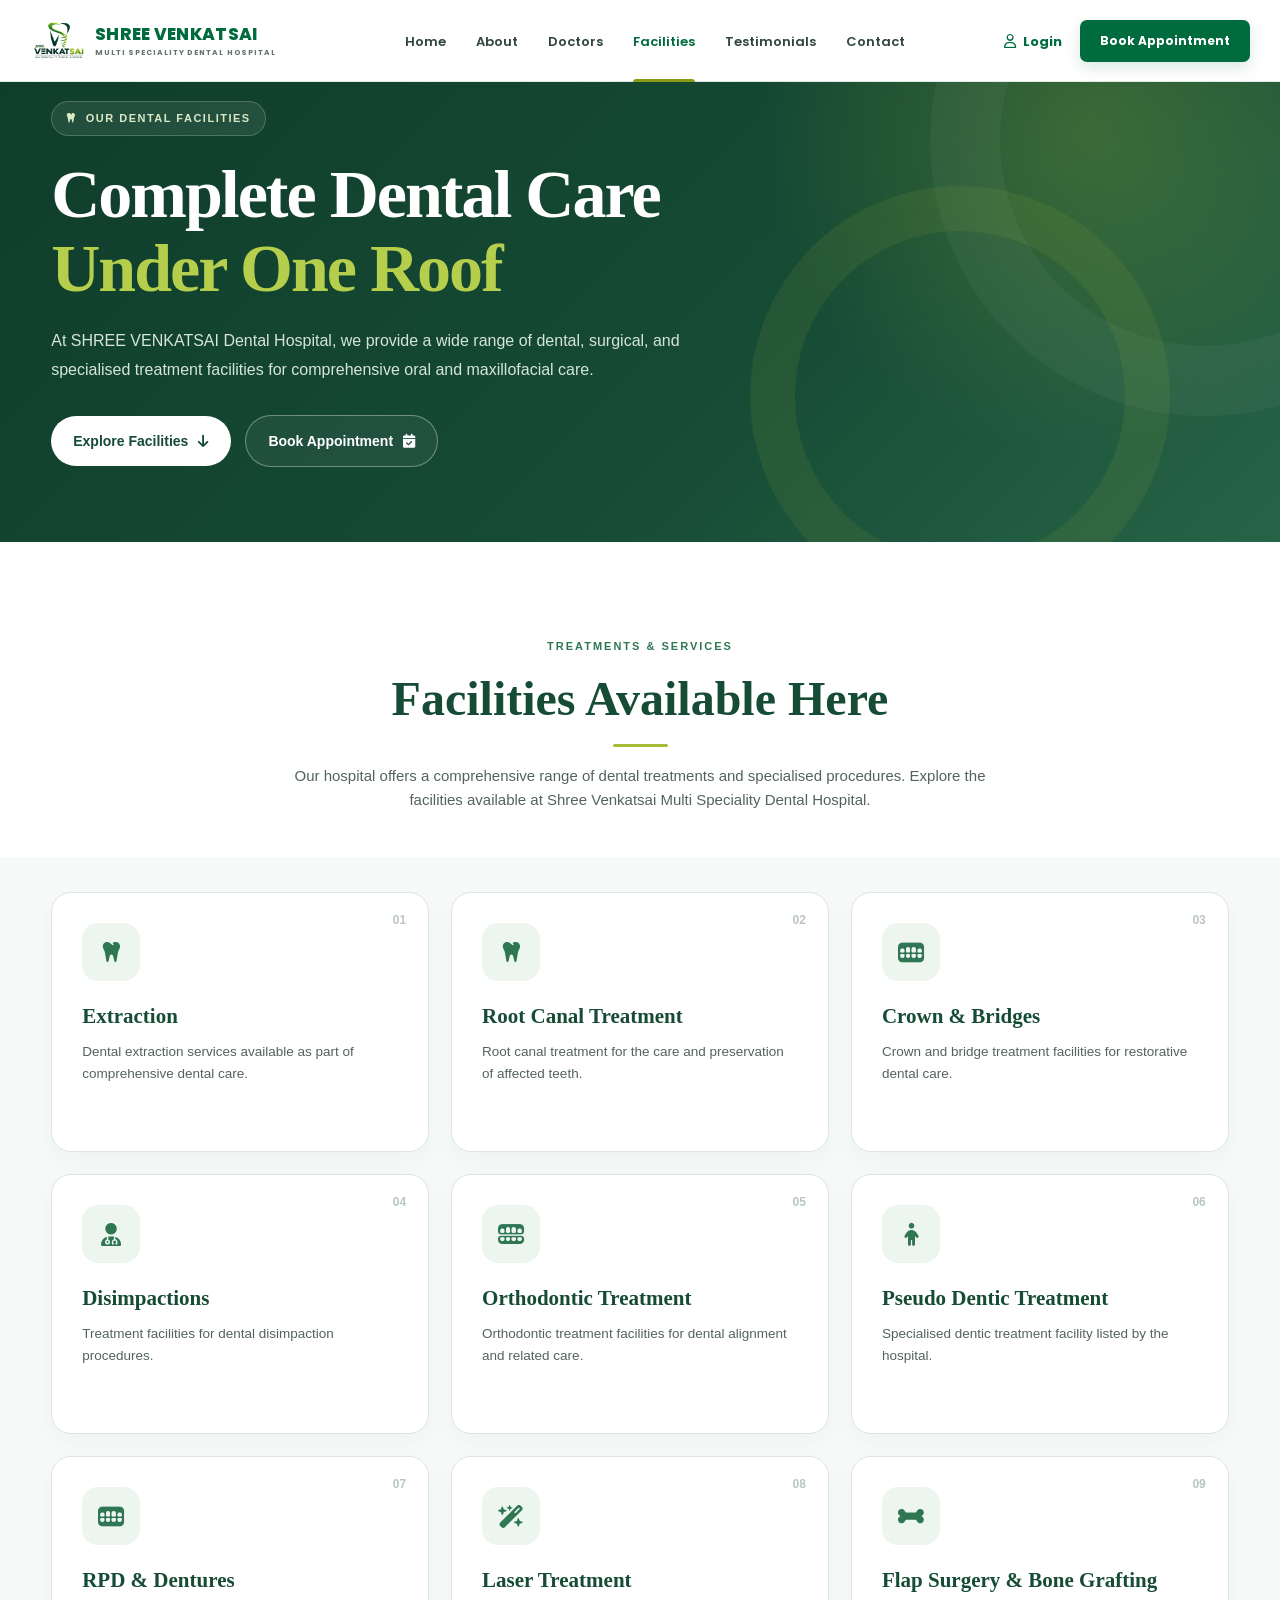
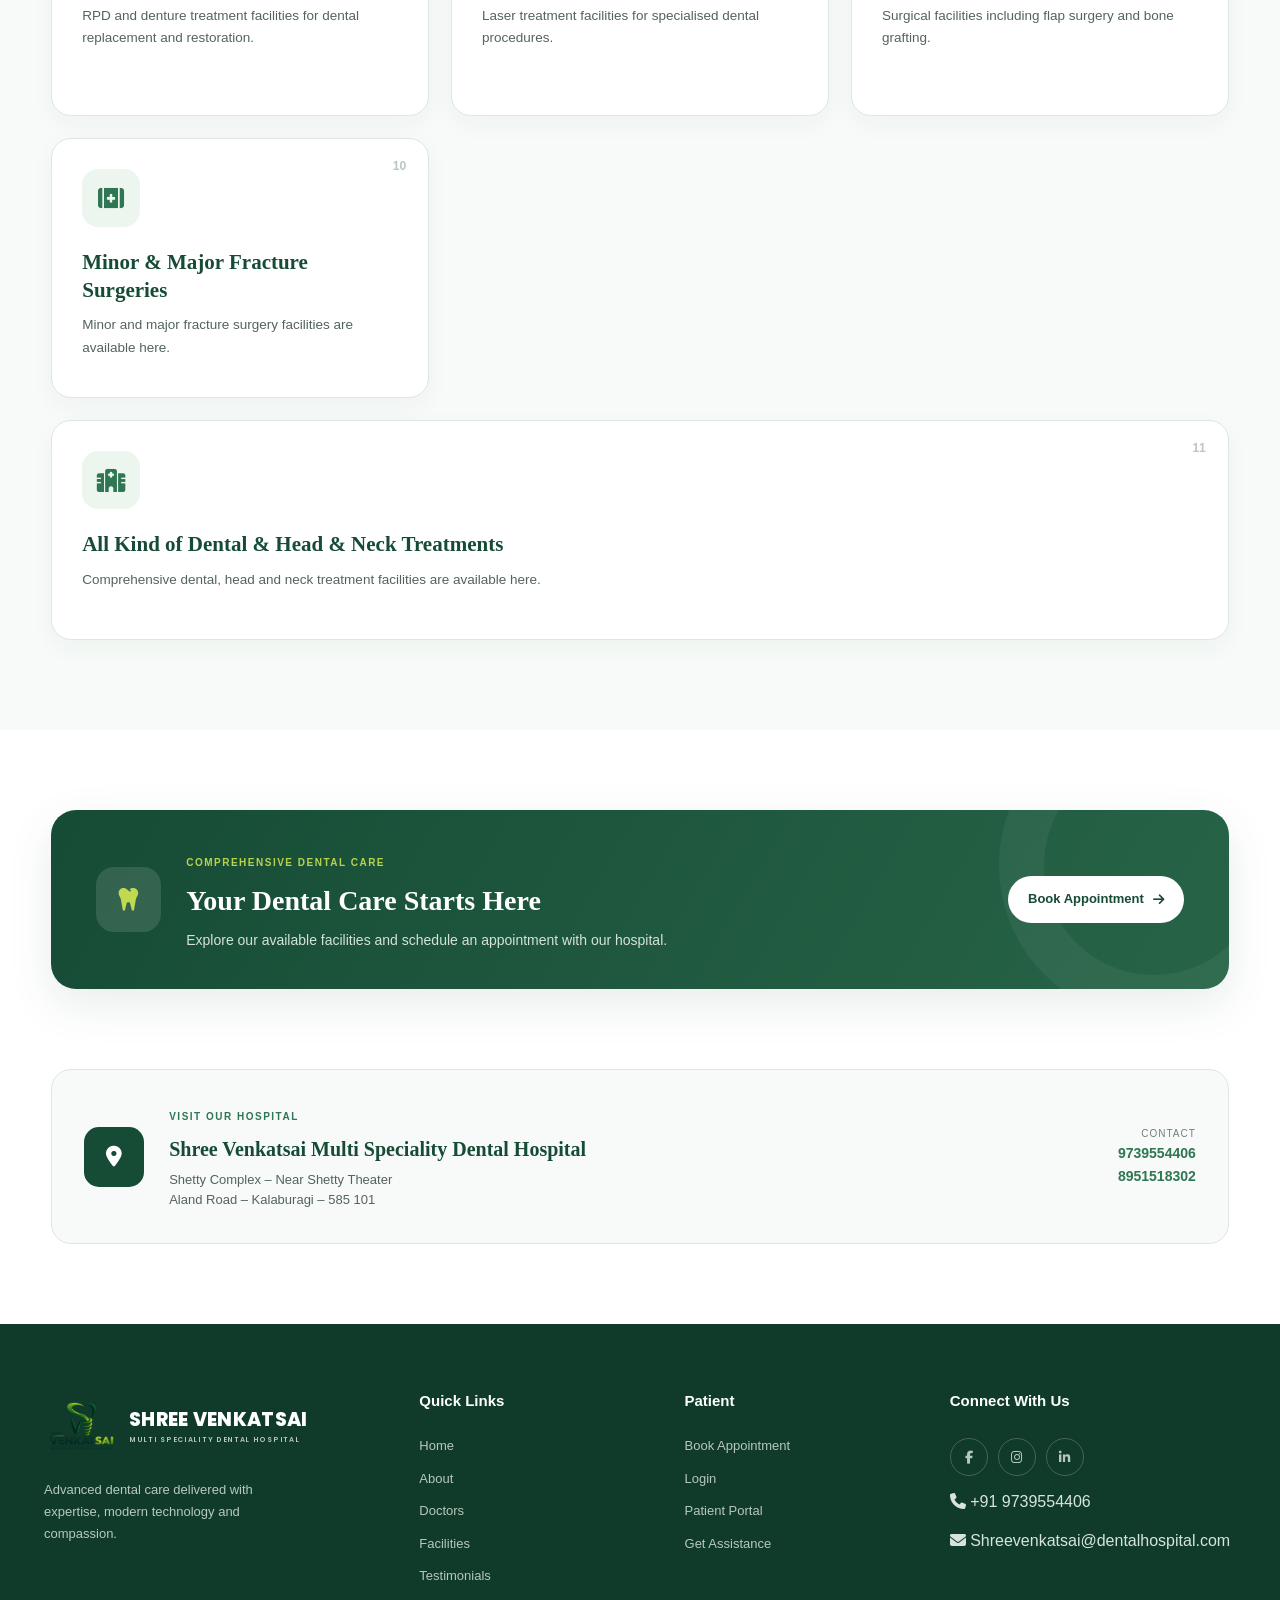
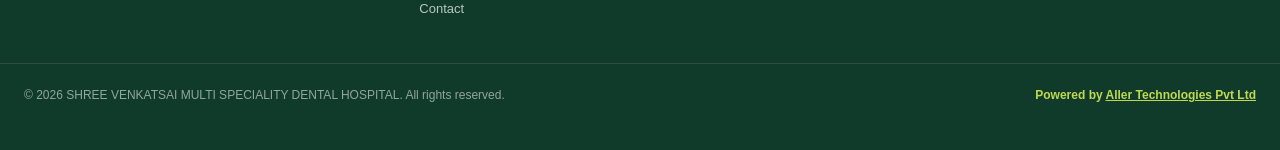
<file: html/facilities.html>
<!DOCTYPE html>
<html lang="en">

<head>
    <meta charset="UTF-8">
    <meta name="viewport" content="width=device-width, initial-scale=1.0">

    <title>Facilities | Shree Venkatsai Multi Speciality Dental Hospital</title>

    <meta name="description"
        content="Explore the dental facilities and treatments available at Shree Venkatsai Multi Speciality Dental Hospital, Kalaburagi.">

    <!-- Google Fonts -->
       <!-- Google Font -->
    <link rel="preconnect" href="https://fonts.googleapis.com">
    <link rel="preconnect" href="https://fonts.gstatic.com" crossorigin>
    <link
        href="https://fonts.googleapis.com/css2?family=Inter:wght@400;500;600;700;800&family=Poppins:wght@500;600;700;800&display=swap"
        rel="stylesheet">

        <!-- Icons -->
    <link rel="stylesheet" href="https://cdnjs.cloudflare.com/ajax/libs/font-awesome/6.5.2/css/all.min.css">

    <link rel="stylesheet" href="../css/style.css">

    <!-- Facilities CSS -->
    <link rel="stylesheet" href="../css/facilities.css">
</head>

<body>

    <!-- ================= HEADER ================= -->

    <header class="header" id="header">
    <div class="container nav-container">
        <a href="index.html#home" class="logo" aria-label="Shree Venkatsai Dental Hospital home">
            <img src="../assets/logo.jpg" alt="Shree Venkatsai Multi Speciality Dental Hospital logo">
        </a>
        <div class="logo-text">
            <span>SHREE VENKATSAI</span>
            <small>MULTI SPECIALITY DENTAL HOSPITAL</small>
        </div>

        <nav class="navbar" id="navbar" aria-label="Main navigation">
            <a href="index.html#home" class="nav-link">Home</a>
            <a href="about.html" class="nav-link">About</a>
            <a href="doctors.html" class="nav-link">Doctors</a>
            <a href="facilities.html" class="nav-link">Facilities</a>
            <a href="testimonials.html" class="nav-link">Testimonials</a>
            <a href="contact.html" class="nav-link">Contact</a>
        </nav>

        <div class="nav-actions">
            <a href="../login page/login.html" class="patient-login">
                <i class="fa-regular fa-user"></i> Login
            </a>
            <a href="../book-appointment/book-appointment.html" class="nav-btn">Book Appointment</a>
        </div>

        <button class="menu-btn" id="menuBtn" type="button" aria-label="Open navigation menu" aria-expanded="false" aria-controls="navbar">
            <i class="fa-solid fa-bars"></i>
        </button>
    </div>
</header>>



    <!-- ================= PAGE HERO ================= -->

    <section class="facilities-hero">

        <div class="hero-pattern"></div>

        <div class="container">

            <div class="hero-content">

                <span class="hero-label">
                    <i class="fa-solid fa-tooth"></i>
                    OUR DENTAL FACILITIES
                </span>

                <h1>
                    Complete Dental Care
                    <span>Under One Roof</span>
                </h1>

                <p>
                    At SHREE VENKATSAI Dental Hospital, we provide a wide range
                    of dental, surgical, and specialised treatment
                    facilities for comprehensive oral and maxillofacial care.
                </p>

                <div class="hero-buttons">

                    <a href="#facilities"
                        class="primary-btn">

                        Explore Facilities

                        <i class="fa-solid fa-arrow-down"></i>

                    </a>

                    <a href="../book-appointment/book-appointment.html"
                        class="secondary-btn">

                        Book Appointment

                        <i class="fa-solid fa-calendar-check"></i>

                    </a>

                </div>

            </div>

        </div>

    </section>



    <!-- ================= INTRO ================= -->

    <section class="facilities-intro">

        <div class="container">

            <div class="section-heading">

                <span class="section-label">
                    TREATMENTS & SERVICES
                </span>

                <h2>
                    Facilities Available Here
                </h2>

                <div class="heading-line"></div>

                <p>
                    Our hospital offers a comprehensive range of
                    dental treatments and specialised procedures.
                    Explore the facilities available at
                    Shree Venkatsai Multi Speciality Dental Hospital.
                </p>

            </div>

        </div>

    </section>



    <!-- ================= FACILITIES ================= -->

    <section class="facilities-section"
        id="facilities">

        <div class="container">

            <div class="facilities-grid">


                <!-- 01 -->

                <article class="facility-card">

                    <div class="facility-number">
                        01
                    </div>

                    <div class="facility-icon">
                        <i class="fa-solid fa-tooth"></i>
                    </div>

                    <div class="facility-content">

                        <h3>
                            Extraction
                        </h3>

                        <p>
                            Dental extraction services available
                            as part of comprehensive dental care.
                        </p>

                    </div>
<!-- 
                    <div class="card-arrow">
                        <i class="fa-solid fa-arrow-right"></i>
                    </div> -->

                </article>



                <!-- 02 -->

                <article class="facility-card">

                    <div class="facility-number">
                        02
                    </div>

                    <div class="facility-icon">
                        <i class="fa-solid fa-tooth"></i>
                    </div>

                    <div class="facility-content">

                        <h3>
                            Root Canal Treatment
                        </h3>

                        <p>
                            Root canal treatment for the care and
                            preservation of affected teeth.
                        </p>

                    </div>

                    <!-- <div class="card-arrow">
                        <i class="fa-solid fa-arrow-right"></i>
                    </div> -->

                </article>



                <!-- 03 -->

                <article class="facility-card">

                    <div class="facility-number">
                        03
                    </div>

                    <div class="facility-icon">
                        <i class="fa-solid fa-teeth"></i>
                    </div>

                    <div class="facility-content">

                        <h3>
                            Crown & Bridges
                        </h3>

                        <p>
                            Crown and bridge treatment facilities
                            for restorative dental care.
                        </p>

                    </div>

                    <!-- <div class="card-arrow">
                        <i class="fa-solid fa-arrow-right"></i>
                    </div> -->

                </article>



                <!-- 04 -->

                <article class="facility-card">

                    <div class="facility-number">
                        04
                    </div>

                    <div class="facility-icon">
                        <i class="fa-solid fa-user-doctor"></i>
                    </div>

                    <div class="facility-content">

                        <h3>
                            Disimpactions
                        </h3>

                        <p>
                            Treatment facilities for dental
                            disimpaction procedures.
                        </p>

                    </div>

                    <!-- <div class="card-arrow">
                        <i class="fa-solid fa-arrow-right"></i>
                    </div> -->

                </article>



                <!-- 05 -->

                <article class="facility-card">

                    <div class="facility-number">
                        05
                    </div>

                    <div class="facility-icon">
                        <i class="fa-solid fa-teeth-open"></i>
                    </div>

                    <div class="facility-content">

                        <h3>
                            Orthodontic Treatment
                        </h3>

                        <p>
                            Orthodontic treatment facilities for
                            dental alignment and related care.
                        </p>

                    </div>

                    <!-- <div class="card-arrow">
                        <i class="fa-solid fa-arrow-right"></i>
                    </div> -->

                </article>



                <!-- 06 -->

                <article class="facility-card">

                    <div class="facility-number">
                        06
                    </div>

                    <div class="facility-icon">
                        <i class="fa-solid fa-child"></i>
                    </div>

                    <div class="facility-content">

                        <h3>
                            Pseudo Dentic Treatment
                        </h3>

                        <p>
                            Specialised dentic treatment facility
                            listed by the hospital.
                        </p>

                    </div>

                    <!-- <div class="card-arrow">
                        <i class="fa-solid fa-arrow-right"></i>
                    </div> -->

                </article>



                <!-- 07 -->

                <article class="facility-card">

                    <div class="facility-number">
                        07
                    </div>

                    <div class="facility-icon">
                        <i class="fa-solid fa-teeth"></i>
                    </div>

                    <div class="facility-content">

                        <h3>
                            RPD & Dentures
                        </h3>

                        <p>
                            RPD and denture treatment facilities
                            for dental replacement and restoration.
                        </p>

                    </div>

                    <!-- <div class="card-arrow">
                        <i class="fa-solid fa-arrow-right"></i>
                    </div> -->

                </article>



                <!-- 08 -->

                <article class="facility-card">

                    <div class="facility-number">
                        08
                    </div>

                    <div class="facility-icon">
                        <i class="fa-solid fa-wand-magic-sparkles"></i>
                    </div>

                    <div class="facility-content">

                        <h3>
                            Laser Treatment
                        </h3>

                        <p>
                            Laser treatment facilities for
                            specialised dental procedures.
                        </p>

                    </div>

                    <!-- <div class="card-arrow">
                        <i class="fa-solid fa-arrow-right"></i>
                    </div> -->

                </article>



                <!-- 09 -->

                <article class="facility-card">

                    <div class="facility-number">
                        09
                    </div>

                    <div class="facility-icon">
                        <i class="fa-solid fa-bone"></i>
                    </div>

                    <div class="facility-content">

                        <h3>
                            Flap Surgery & Bone Grafting
                        </h3>

                        <p>
                            Surgical facilities including flap
                            surgery and bone grafting.
                        </p>

                    </div>

                    <!-- <div class="card-arrow">
                        <i class="fa-solid fa-arrow-right"></i>
                    </div> -->

                </article>



                <!-- 10 -->

                <article class="facility-card">

                    <div class="facility-number">
                        10
                    </div>

                    <div class="facility-icon">
                        <i class="fa-solid fa-kit-medical"></i>
                    </div>

                    <div class="facility-content">

                        <h3>
                            Minor & Major Fracture Surgeries
                        </h3>

                        <p>
                            Minor and major fracture surgery
                            facilities are available here.
                        </p>

                    </div>

                    <!-- <div class="card-arrow">
                        <i class="fa-solid fa-arrow-right"></i>
                    </div> -->

                </article>



                <!-- 11 -->

                <article class="facility-card facility-card-wide">

                    <div class="facility-number">
                        11
                    </div>

                    <div class="facility-icon">
                        <i class="fa-solid fa-hospital"></i>
                    </div>

                    <div class="facility-content">

                        <h3>
                            All Kind of Dental & Head & Neck Treatments
                        </h3>

                        <p>
                            Comprehensive dental, head and neck
                            treatment facilities are available here.
                        </p>

                    </div>

                    <!-- <div class="card-arrow">
                        <i class="fa-solid fa-arrow-right"></i>
                    </div> -->

                </article>


            </div>

        </div>

    </section>



    <!-- ================= HIGHLIGHT ================= -->

    <section class="care-highlight">

        <div class="container">

            <div class="highlight-box">

                <div class="highlight-icon">

                    <i class="fa-solid fa-tooth"></i>

                </div>

                <div class="highlight-content">

                    <span>
                        COMPREHENSIVE DENTAL CARE
                    </span>

                    <h2>
                        Your Dental Care Starts Here
                    </h2>

                    <p>
                        Explore our available facilities and
                        schedule an appointment with our hospital.
                    </p>

                </div>

                <a href="../book-appointment/book-appointment.html"
                    class="highlight-btn">

                    Book Appointment

                    <i class="fa-solid fa-arrow-right"></i>

                </a>

            </div>

        </div>

    </section>



    <!-- ================= LOCATION ================= -->

    <section class="location-section">

        <div class="container">

            <div class="location-card">

                <div class="location-icon">

                    <i class="fa-solid fa-location-dot"></i>

                </div>

                <div>

                    <span class="location-label">
                        VISIT OUR HOSPITAL
                    </span>

                    <h3>
                        Shree Venkatsai Multi Speciality
                        Dental Hospital
                    </h3>

                    <p>
                        Shetty Complex – Near Shetty Theater<br>
                        Aland Road – Kalaburagi – 585 101
                    </p>

                </div>

                <div class="location-contact">

                    <span>
                        Contact
                    </span>

                    <a href="tel:+919739554406">
                        9739554406
                    </a>

                    <a href="tel:+918951518302">
                        8951518302
                    </a>

                </div>

            </div>

        </div>

    </section>



    <!-- ================= FOOTER ================= -->

    <footer class="footer">
    <div class="container footer-grid">
        <div class="footer-brand">
            <div class="logo footer-logo">
                <img src="../assets/logo.jpg" alt="Shree Venkatsai Dental Hospital logo">
                <div class="logo-text">
                    <span>SHREE VENKATSAI</span>
                    <small>MULTI SPECIALITY DENTAL HOSPITAL</small>
                </div>
            </div>
            <p>Advanced dental care delivered with expertise, modern technology and compassion.</p>
        </div>

        <div class="footer-links">
            <h4>Quick Links</h4>
            <a href="index.html#home">Home</a>
            <a href="about.html">About</a>
            <a href="doctors.html">Doctors</a>
            <a href="facilities.html">Facilities</a>
            <a href="testimonials.html">Testimonials</a>
            <a href="contact.html">Contact</a>
        </div>

        <div class="footer-links">
            <h4>Patient</h4>
            <a href="../book-appointment/book-appointment.html">Book Appointment</a>
            <a href="../login page/login.html"> Login</a>
            <a href="../patient_index/patient_index.php">Patient Portal</a>
            <a href="contact.html">Get Assistance</a>
        </div>

        <div class="footer-links">
            <h4>Connect With Us</h4>
            <div class="social-links">
                <a href="https://www.facebook.com/DentalClinicGulbarga/" aria-label="Facebook"><i class="fa-brands fa-facebook-f"></i></a>
                <a href="#" aria-label="Instagram (coming soon)" aria-disabled="true" tabindex="-1" onclick="return false;" title="Coming soon"><i class="fa-brands fa-instagram"></i></a>
                <a href="#" aria-label="LinkedIn (coming soon)" aria-disabled="true" tabindex="-1" onclick="return false;" title="Coming soon"><i class="fa-brands fa-linkedin-in"></i></a>
            </div>
            <p class="footer-contact-note"><i class="fa-solid fa-phone"></i> +91 9739554406</p>
            <p class="footer-contact-note"><i class="fa-solid fa-envelope"></i> Shreevenkatsai@dentalhospital.com</p>
        </div>
    </div>

    <div class="footer-bottom">
        <p>© 2026 SHREE VENKATSAI MULTI SPECIALITY DENTAL HOSPITAL. All rights reserved.</p>
        <span class="powered-by">Powered by <a href="https://www.aller.in/" ><u>Aller Technologies Pvt Ltd</u></a></span>
    </div>
</footer>



    <!-- JavaScript -->


    <script src="../js/script.js"></script>
    <script src="../js/facilities.js"></script>
</body>

</html>
</file>
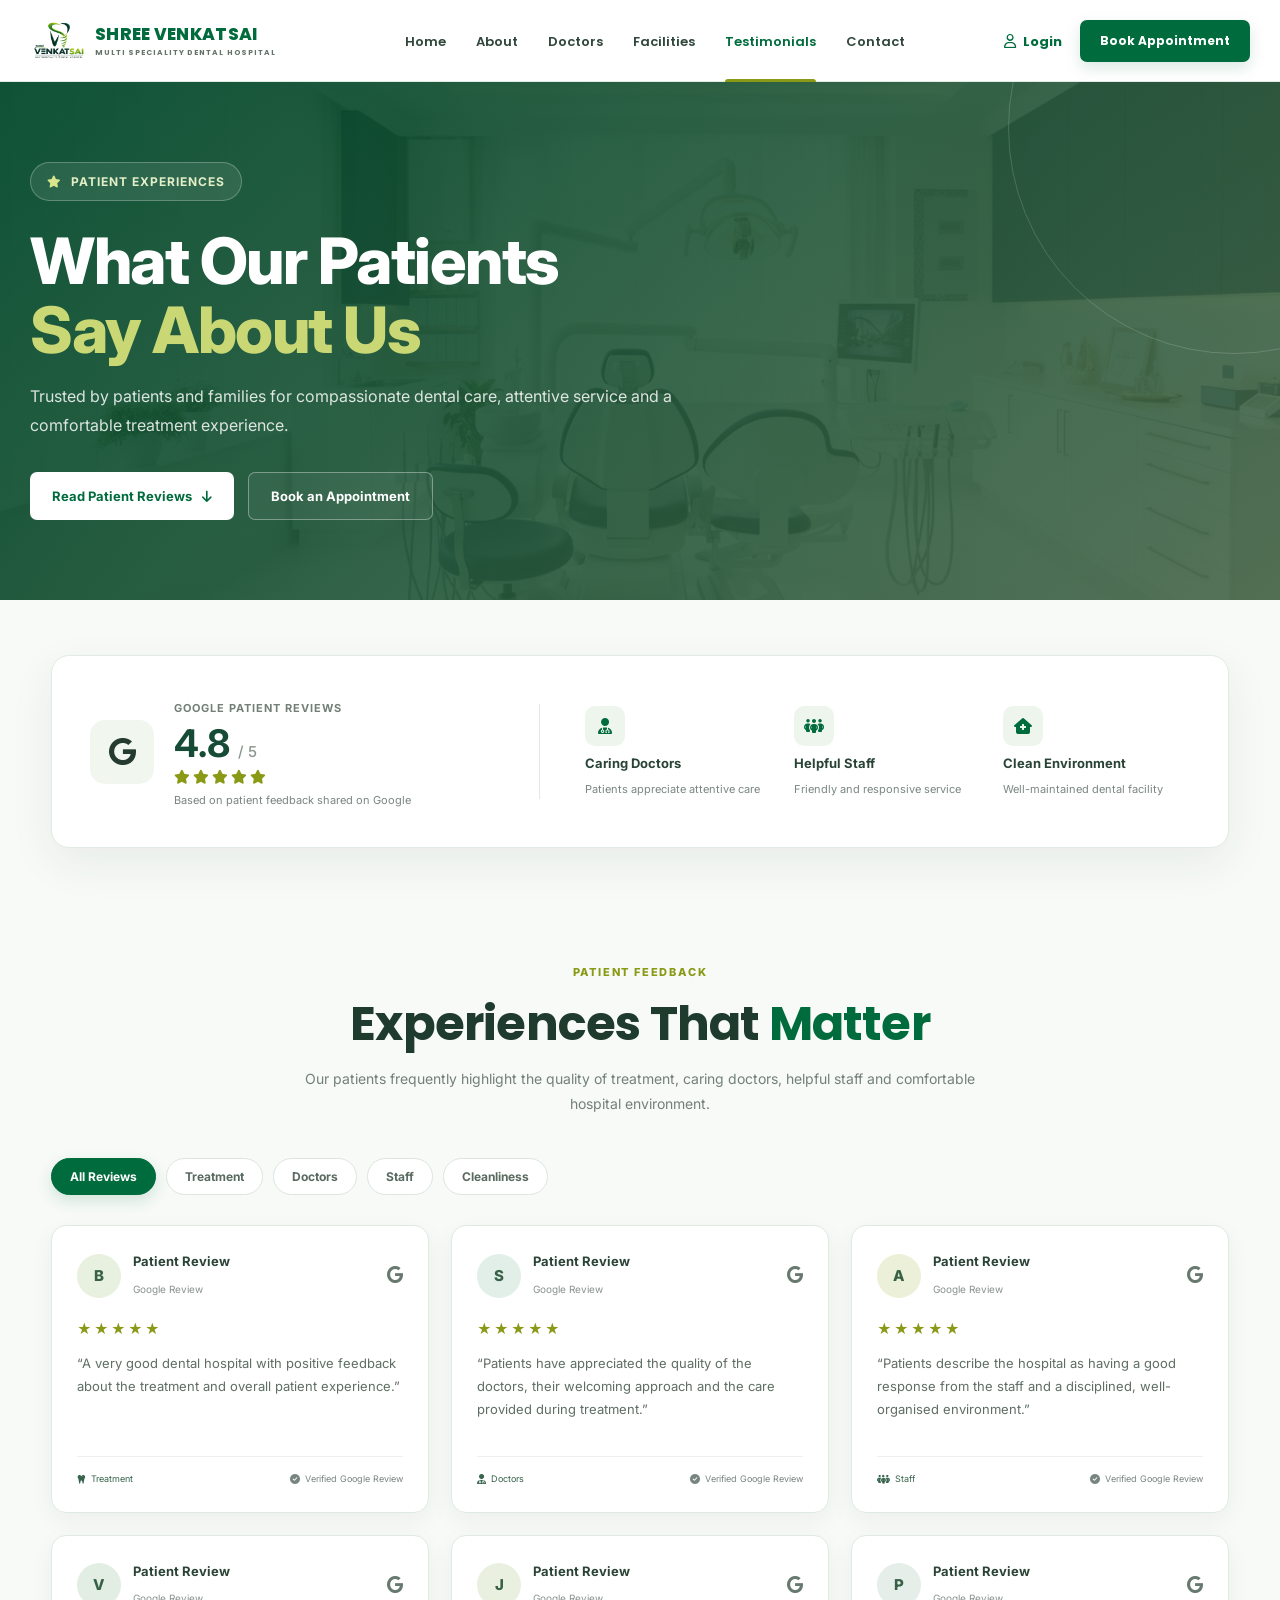
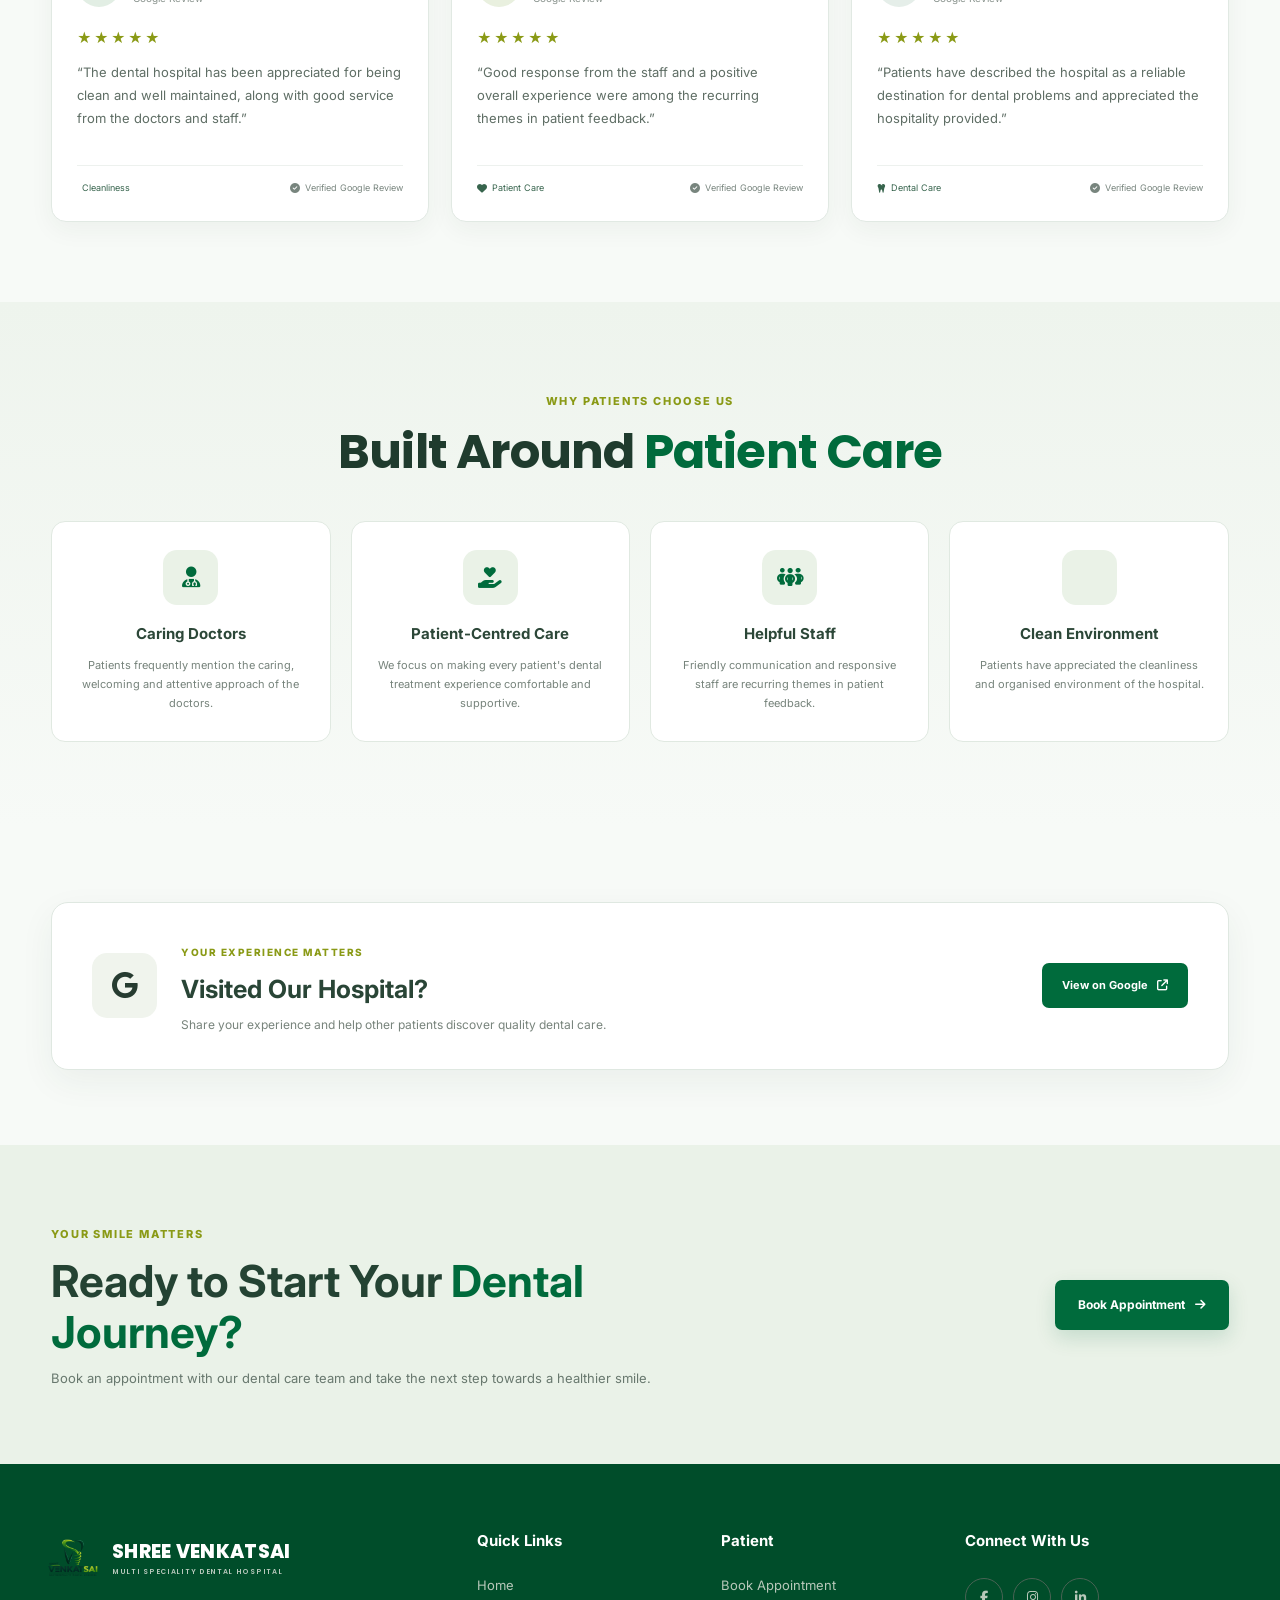
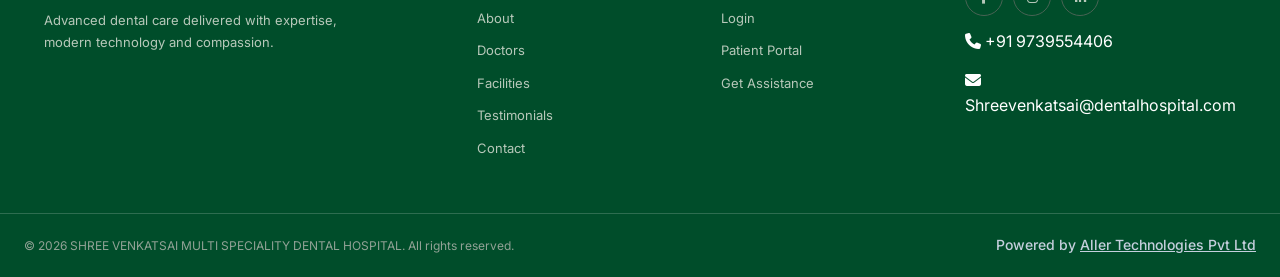
<file: html/testimonials.html>
<!DOCTYPE html>
<html lang="en">

<head>
    <meta charset="UTF-8">

    <meta name="viewport" content="width=device-width, initial-scale=1.0">

    <meta
        name="description"
        content="Read patient testimonials and reviews of Shree Venkatsai Multi Speciality Dental Hospital, Kalaburagi."
    >

    <title>Testimonials | Shree Venkatsai Multi Speciality Dental Hospital</title>

    <!-- Font Awesome -->
       <!-- Google Font -->
    <link rel="preconnect" href="https://fonts.googleapis.com">
    <link rel="preconnect" href="https://fonts.gstatic.com" crossorigin>
    <link
        href="https://fonts.googleapis.com/css2?family=Inter:wght@400;500;600;700;800&family=Poppins:wght@500;600;700;800&display=swap"
        rel="stylesheet">

    <!-- Icons -->
    <link rel="stylesheet" href="https://cdnjs.cloudflare.com/ajax/libs/font-awesome/6.5.2/css/all.min.css">

    <!-- Main Website CSS -->
    <link rel="stylesheet" href="../css/style.css">

    <!-- Testimonials CSS -->
    <link rel="stylesheet" href="../css/testimonials.css">
</head>

<body class="testimonials-page">

    <!-- =====================================================
         HEADER / NAVBAR
    ====================================================== -->

    <header class="header" id="header">
    <div class="container nav-container">
        <a href="index.html#home" class="logo" aria-label="Shree Venkatsai Dental Hospital home">
            <img src="../assets/logo.jpg" alt="Shree Venkatsai Multi Speciality Dental Hospital logo">
        </a>
        <div class="logo-text">
            <span>SHREE VENKATSAI</span>
            <small>MULTI SPECIALITY DENTAL HOSPITAL</small>
        </div>

        <nav class="navbar" id="navbar" aria-label="Main navigation">
            <a href="index.html#home" class="nav-link">Home</a>
            <a href="about.html" class="nav-link">About</a>
            <a href="doctors.html" class="nav-link">Doctors</a>
            <a href="facilities.html" class="nav-link">Facilities</a>
            <a href="testimonials.html" class="nav-link">Testimonials</a>
            <a href="contact.html" class="nav-link">Contact</a>
        </nav>

        <div class="nav-actions">
            <a href="../login page/login.html" class="patient-login">
                <i class="fa-regular fa-user"></i> Login
            </a>
            <a href="../book-appointment/book-appointment.html" class="nav-btn">Book Appointment</a>
        </div>

        <button class="menu-btn" id="menuBtn" type="button" aria-label="Open navigation menu" aria-expanded="false" aria-controls="navbar">
            <i class="fa-solid fa-bars"></i>
        </button>
    </div>
</header>


    <!-- =====================================================
         TESTIMONIAL HERO
    ====================================================== -->

    <main>

        <section class="testimonial-hero">

            <div class="testimonial-hero-overlay"></div>

            <div class="container testimonial-hero-content">

                <div class="hero-badge">
                    <i class="fa-solid fa-star"></i>
                    Patient Experiences
                </div>

                <h1>
                    What Our Patients
                    <span>Say About Us</span>
                </h1>

                <p>
                    Trusted by patients and families for compassionate
                    dental care, attentive service and a comfortable
                    treatment experience.
                </p>

                <div class="hero-actions">

                    <a
                        href="#reviews"
                        class="primary-review-btn"
                    >
                        Read Patient Reviews
                        <i class="fa-solid fa-arrow-down"></i>
                    </a>

                    <a
                        href="../book-appointment/book-appointment.html"
                        class="secondary-review-btn"
                    >
                        Book an Appointment
                    </a>

                </div>

            </div>

        </section>


        <!-- =====================================================
             GOOGLE RATING SUMMARY
        ====================================================== -->

        <section class="rating-section">

            <div class="container">

                <div class="rating-card">

                    <div class="rating-left">

                        <div class="google-icon">
                            <i class="fa-brands fa-google"></i>
                        </div>

                        <div>
                            <span class="rating-label">
                                Google Patient Reviews
                            </span>

                            <h2>
                                4.8
                                <span>/ 5</span>
                            </h2>

                            <div class="rating-stars">
                                <i class="fa-solid fa-star"></i>
                                <i class="fa-solid fa-star"></i>
                                <i class="fa-solid fa-star"></i>
                                <i class="fa-solid fa-star"></i>
                                <i class="fa-solid fa-star"></i>
                            </div>

                            <p>
                                Based on patient feedback shared on Google
                            </p>
                        </div>

                    </div>


                    <div class="rating-divider"></div>


                    <div class="rating-highlights">

                        <div class="rating-highlight">
                            <i class="fa-solid fa-user-doctor"></i>
                            <strong>Caring Doctors</strong>
                            <span>Patients appreciate attentive care</span>
                        </div>

                        <div class="rating-highlight">
                            <i class="fa-solid fa-people-group"></i>
                            <strong>Helpful Staff</strong>
                            <span>Friendly and responsive service</span>
                        </div>

                        <div class="rating-highlight">
                            <i class="fa-solid fa-house-medical"></i>
                            <strong>Clean Environment</strong>
                            <span>Well-maintained dental facility</span>
                        </div>

                    </div>

                </div>

            </div>

        </section>


        <!-- =====================================================
             REVIEW SECTION
        ====================================================== -->

        <section class="reviews-section" id="reviews">

            <div class="container">

                <div class="section-heading">

                    <span class="section-tag">
                        PATIENT FEEDBACK
                    </span>

                    <h2>
                        Experiences That
                        <span>Matter</span>
                    </h2>

                    <p>
                        Our patients frequently highlight the quality of
                        treatment, caring doctors, helpful staff and
                        comfortable hospital environment.
                    </p>

                </div>


                <!-- Review Filters -->
                <div class="review-filters">

                    <button
                        class="review-filter active"
                        data-filter="all"
                    >
                        All Reviews
                    </button>

                    <button
                        class="review-filter"
                        data-filter="treatment"
                    >
                        Treatment
                    </button>

                    <button
                        class="review-filter"
                        data-filter="doctors"
                    >
                        Doctors
                    </button>

                    <button
                        class="review-filter"
                        data-filter="staff"
                    >
                        Staff
                    </button>

                    <button
                        class="review-filter"
                        data-filter="cleanliness"
                    >
                        Cleanliness
                    </button>

                </div>


                <!-- Reviews Grid -->
                <div class="reviews-grid">


                    <!-- Review 1 -->
                    <article
                        class="review-card"
                        data-category="treatment"
                    >

                        <div class="review-card-top">

                            <div class="review-avatar">
                                B
                            </div>

                            <div class="reviewer-info">
                                <h3>Patient Review</h3>
                                <span>Google Review</span>
                            </div>

                            <div class="google-small">
                                <i class="fa-brands fa-google"></i>
                            </div>

                        </div>

                        <div class="review-stars">
                            ★★★★★
                        </div>

                        <p>
                            “A very good dental hospital with positive
                            feedback about the treatment and overall
                            patient experience.”
                        </p>

                        <div class="review-footer">
                            <span>
                                <i class="fa-solid fa-tooth"></i>
                                Treatment
                            </span>

                            <span>
                                <i class="fa-solid fa-circle-check"></i>
                                Verified Google Review
                            </span>
                        </div>

                    </article>


                    <!-- Review 2 -->
                    <article
                        class="review-card"
                        data-category="doctors"
                    >

                        <div class="review-card-top">

                            <div class="review-avatar avatar-two">
                                S
                            </div>

                            <div class="reviewer-info">
                                <h3>Patient Review</h3>
                                <span>Google Review</span>
                            </div>

                            <div class="google-small">
                                <i class="fa-brands fa-google"></i>
                            </div>

                        </div>

                        <div class="review-stars">
                            ★★★★★
                        </div>

                        <p>
                            “Patients have appreciated the quality of the
                            doctors, their welcoming approach and the care
                            provided during treatment.”
                        </p>

                        <div class="review-footer">
                            <span>
                                <i class="fa-solid fa-user-doctor"></i>
                                Doctors
                            </span>

                            <span>
                                <i class="fa-solid fa-circle-check"></i>
                                Verified Google Review
                            </span>
                        </div>

                    </article>


                    <!-- Review 3 -->
                    <article
                        class="review-card"
                        data-category="staff"
                    >

                        <div class="review-card-top">

                            <div class="review-avatar avatar-three">
                                A
                            </div>

                            <div class="reviewer-info">
                                <h3>Patient Review</h3>
                                <span>Google Review</span>
                            </div>

                            <div class="google-small">
                                <i class="fa-brands fa-google"></i>
                            </div>

                        </div>

                        <div class="review-stars">
                            ★★★★★
                        </div>

                        <p>
                            “Patients describe the hospital as having a
                            good response from the staff and a disciplined,
                            well-organised environment.”
                        </p>

                        <div class="review-footer">
                            <span>
                                <i class="fa-solid fa-people-group"></i>
                                Staff
                            </span>

                            <span>
                                <i class="fa-solid fa-circle-check"></i>
                                Verified Google Review
                            </span>
                        </div>

                    </article>


                    <!-- Review 4 -->
                    <article
                        class="review-card"
                        data-category="cleanliness"
                    >

                        <div class="review-card-top">

                            <div class="review-avatar avatar-four">
                                V
                            </div>

                            <div class="reviewer-info">
                                <h3>Patient Review</h3>
                                <span>Google Review</span>
                            </div>

                            <div class="google-small">
                                <i class="fa-brands fa-google"></i>
                            </div>

                        </div>

                        <div class="review-stars">
                            ★★★★★
                        </div>

                        <p>
                            “The dental hospital has been appreciated for
                            being clean and well maintained, along with
                            good service from the doctors and staff.”
                        </p>

                        <div class="review-footer">
                            <span>
                                <i class="fa-solid fa-sparkles"></i>
                                Cleanliness
                            </span>

                            <span>
                                <i class="fa-solid fa-circle-check"></i>
                                Verified Google Review
                            </span>
                        </div>

                    </article>


                    <!-- Review 5 -->
                    <article
                        class="review-card"
                        data-category="staff"
                    >

                        <div class="review-card-top">

                            <div class="review-avatar avatar-five">
                                J
                            </div>

                            <div class="reviewer-info">
                                <h3>Patient Review</h3>
                                <span>Google Review</span>
                            </div>

                            <div class="google-small">
                                <i class="fa-brands fa-google"></i>
                            </div>

                        </div>

                        <div class="review-stars">
                            ★★★★★
                        </div>

                        <p>
                            “Good response from the staff and a positive
                            overall experience were among the recurring
                            themes in patient feedback.”
                        </p>

                        <div class="review-footer">
                            <span>
                                <i class="fa-solid fa-heart"></i>
                                Patient Care
                            </span>

                            <span>
                                <i class="fa-solid fa-circle-check"></i>
                                Verified Google Review
                            </span>
                        </div>

                    </article>


                    <!-- Review 6 -->
                    <article
                        class="review-card"
                        data-category="treatment"
                    >

                        <div class="review-card-top">

                            <div class="review-avatar avatar-six">
                                P
                            </div>

                            <div class="reviewer-info">
                                <h3>Patient Review</h3>
                                <span>Google Review</span>
                            </div>

                            <div class="google-small">
                                <i class="fa-brands fa-google"></i>
                            </div>

                        </div>

                        <div class="review-stars">
                            ★★★★★
                        </div>

                        <p>
                            “Patients have described the hospital as a
                            reliable destination for dental problems and
                            appreciated the hospitality provided.”
                        </p>

                        <div class="review-footer">
                            <span>
                                <i class="fa-solid fa-tooth"></i>
                                Dental Care
                            </span>

                            <span>
                                <i class="fa-solid fa-circle-check"></i>
                                Verified Google Review
                            </span>
                        </div>

                    </article>

                </div>

            </div>

        </section>


        <!-- =====================================================
             WHAT PATIENTS VALUE
        ====================================================== -->

        <section class="patient-values">

            <div class="container">

                <div class="section-heading centered">

                    <span class="section-tag">
                        WHY PATIENTS CHOOSE US
                    </span>

                    <h2>
                        Built Around
                        <span>Patient Care</span>
                    </h2>

                </div>


                <div class="values-grid">

                    <div class="value-card">

                        <div class="value-icon">
                            <i class="fa-solid fa-user-doctor"></i>
                        </div>

                        <h3>Caring Doctors</h3>

                        <p>
                            Patients frequently mention the caring,
                            welcoming and attentive approach of the doctors.
                        </p>

                    </div>


                    <div class="value-card">

                        <div class="value-icon">
                            <i class="fa-solid fa-hand-holding-heart"></i>
                        </div>

                        <h3>Patient-Centred Care</h3>

                        <p>
                            We focus on making every patient's dental
                            treatment experience comfortable and supportive.
                        </p>

                    </div>


                    <div class="value-card">

                        <div class="value-icon">
                            <i class="fa-solid fa-people-group"></i>
                        </div>

                        <h3>Helpful Staff</h3>

                        <p>
                            Friendly communication and responsive staff
                            are recurring themes in patient feedback.
                        </p>

                    </div>


                    <div class="value-card">

                        <div class="value-icon">
                            <i class="fa-solid fa-sparkles"></i>
                        </div>

                        <h3>Clean Environment</h3>

                        <p>
                            Patients have appreciated the cleanliness and
                            organised environment of the hospital.
                        </p>

                    </div>

                </div>

            </div>

        </section>


        <!-- =====================================================
             GOOGLE CTA
        ====================================================== -->

        <section class="google-review-cta">

            <div class="container">

                <div class="google-cta-card">

                    <div class="google-cta-icon">
                        <i class="fa-brands fa-google"></i>
                    </div>

                    <div class="google-cta-content">

                        <span>
                            YOUR EXPERIENCE MATTERS
                        </span>

                        <h2>
                            Visited Our Hospital?
                        </h2>

                        <p>
                            Share your experience and help other patients
                            discover quality dental care.
                        </p>

                    </div>

                    <a
                        href="https://www.google.com/maps"
                        target="_blank"
                        rel="noopener noreferrer"
                        class="google-review-btn"
                    >
                        View on Google
                        <i class="fa-solid fa-arrow-up-right-from-square"></i>
                    </a>

                </div>

            </div>

        </section>


        <!-- =====================================================
             APPOINTMENT CTA
        ====================================================== -->

        <section class="testimonial-appointment">

            <div class="container">

                <div class="appointment-inner">

                    <div>

                        <span class="section-tag">
                            YOUR SMILE MATTERS
                        </span>

                        <h2>
                            Ready to Start Your
                            <span>Dental Journey?</span>
                        </h2>

                        <p>
                            Book an appointment with our dental care team
                            and take the next step towards a healthier smile.
                        </p>

                    </div>

                    <a
                        href="../book-appointment/book-appointment.html"
                        class="appointment-btn"
                    >
                        Book Appointment
                        <i class="fa-solid fa-arrow-right"></i>
                    </a>

                </div>

            </div>

        </section>

    </main>


    <!-- =====================================================
         FOOTER
    ====================================================== -->

    <footer class="footer">
    <div class="container footer-grid">
        <div class="footer-brand">
            <div class="logo footer-logo">
                <img src="../assets/logo.jpg" alt="Shree Venkatsai Dental Hospital logo">
                <div class="logo-text">
                    <span>SHREE VENKATSAI</span>
                    <small>MULTI SPECIALITY DENTAL HOSPITAL</small>
                </div>
            </div>
            <p>Advanced dental care delivered with expertise, modern technology and compassion.</p>
        </div>

        <div class="footer-links">
            <h4>Quick Links</h4>
            <a href="index.html#home">Home</a>
            <a href="about.html">About</a>
            <a href="doctors.html">Doctors</a>
            <a href="facilities.html">Facilities</a>
            <a href="testimonials.html">Testimonials</a>
            <a href="contact.html">Contact</a>
        </div>

        <div class="footer-links">
            <h4>Patient</h4>
            <a href="../book-appointment/book-appointment.html">Book Appointment</a>
            <a href="../login page/login.html"> Login</a>
            <a href="../patient_index/patient_index.php">Patient Portal</a>
            <a href="contact.html">Get Assistance</a>
        </div>

        <div class="footer-links">
            <h4>Connect With Us</h4>
            <div class="social-links">
                <a href="https://www.facebook.com/DentalClinicGulbarga/" aria-label="Facebook"><i class="fa-brands fa-facebook-f"></i></a>
                <a href="#" aria-label="Instagram (coming soon)" aria-disabled="true" tabindex="-1" onclick="return false;" title="Coming soon"><i class="fa-brands fa-instagram"></i></a>
                <a href="#" aria-label="LinkedIn (coming soon)" aria-disabled="true" tabindex="-1" onclick="return false;" title="Coming soon"><i class="fa-brands fa-linkedin-in"></i></a>
            </div>
            <p class="footer-contact-note"><i class="fa-solid fa-phone"></i> +91 9739554406</p>
            <p class="footer-contact-note"><i class="fa-solid fa-envelope"></i> Shreevenkatsai@dentalhospital.com</p>
        </div>
    </div>

    <div class="footer-bottom">
        <p>© 2026 SHREE VENKATSAI MULTI SPECIALITY DENTAL HOSPITAL. All rights reserved.</p>
        <span class="powered-by">Powered by <a href="https://www.aller.in/" ><u>Aller Technologies Pvt Ltd</u></a></span>
    </div>
</footer>


    <!-- JavaScript -->


    <script src="../js/script.js"></script>
    <script src="../js/testimonials.js"></script>
</body>

</html>
</file>
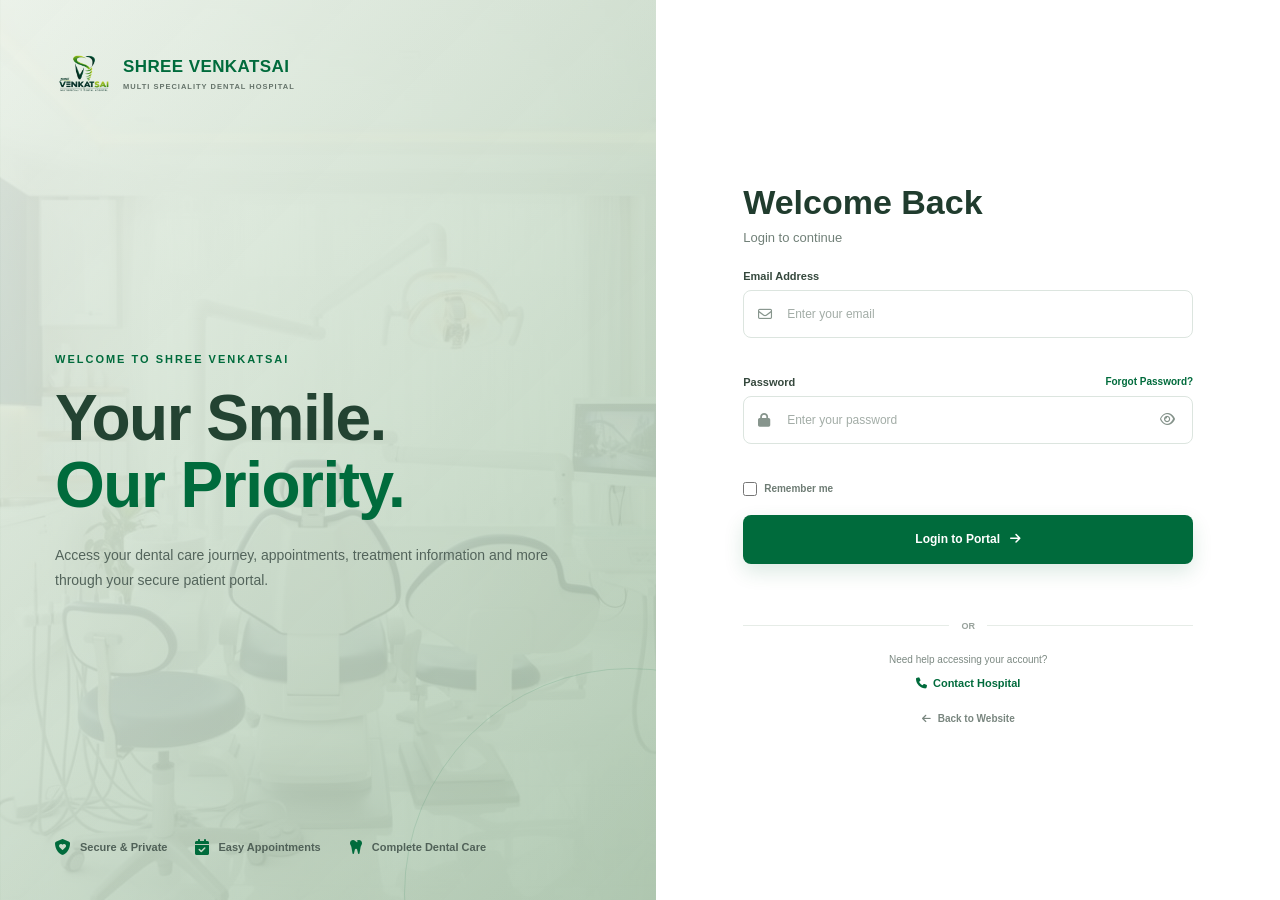
<file: login page/login.html>
<!DOCTYPE html>
<html lang="en">

<head>

    <meta charset="UTF-8">

    <meta
        name="viewport"
        content="width=device-width, initial-scale=1.0"
    >

    <title>
        Patient Login | SHREE VENKATSAI Dental Hospital
    </title>

    <!-- Font Awesome -->
    <link
        rel="stylesheet"
        href="https://cdnjs.cloudflare.com/ajax/libs/font-awesome/6.5.2/css/all.min.css"
    >

    <!-- Login CSS -->
    <link rel="stylesheet" href="login.css">

</head>


<body>

    <main class="login-page">


        <!-- =====================================================
             LEFT SIDE
        ====================================================== -->

        <section class="login-visual">

            <div class="visual-overlay"></div>

            <div class="visual-content">


                <!-- Hospital Logo -->
                <a
                    href="../html/index.html"
                    class="login-logo"
                >

                    <img
                        src="../assets/logo.jpg"
                        alt="Shree Venkatsai Dental Hospital Logo"
                    >

                    <div>

                        <strong>
                            SHREE VENKATSAI
                        </strong>

                        <span>
                            MULTI SPECIALITY DENTAL HOSPITAL
                        </span>

                    </div>

                </a>


                <!-- Visual Text -->
                <div class="visual-text">

                    <span class="visual-label">
                        WELCOME TO SHREE VENKATSAI
                    </span>

                    <h1>
                        Your Smile.
                        <span>Our Priority.</span>
                    </h1>

                    <p>
                        Access your dental care journey, appointments,
                        treatment information and more through your
                        secure patient portal.
                    </p>

                </div>


                <!-- Features -->
                <div class="visual-features">


                    <div>

                        <i class="fa-solid fa-shield-heart"></i>

                        <span>
                            Secure & Private
                        </span>

                    </div>


                    <div>

                        <i class="fa-solid fa-calendar-check"></i>

                        <span>
                            Easy Appointments
                        </span>

                    </div>


                    <div>

                        <i class="fa-solid fa-tooth"></i>

                        <span>
                            Complete Dental Care
                        </span>

                    </div>


                </div>

            </div>

        </section>



        <!-- =====================================================
             RIGHT SIDE
        ====================================================== -->

        <section class="login-container">

            <div class="login-card">


                <!-- Mobile Logo -->
                <div class="mobile-logo">

                    <img
                        src="../assets/logo.jpg"
                        alt="Shree Venkatsai Logo"
                    >

                    <div>

                        <strong>
                            SHREE VENKATSAI
                        </strong>

                        <small>
                            MULTI SPECIALITY DENTAL HOSPITAL
                        </small>

                    </div>

                </div>



                <!-- Login Heading -->
                <div class="login-heading">

                  

                    <h2>
                        Welcome Back
                    </h2>

                    <p>
                        Login to continue 
                    </p>

                </div>




              

                <!-- =================================================
                     LOGIN FORM
                ================================================== -->

                <form
                    id="loginForm"
                    class="login-form"
                >


                    <!-- Email -->
                    <div class="form-group">

                        <label for="email">
                            Email Address
                        </label>

                        <div class="input-wrapper">

                            <i class="fa-regular fa-envelope"></i>

                            <input
                                type="email"
                                id="email"
                                name="email"
                                placeholder="Enter your email"
                                autocomplete="email"
                                required
                            >

                        </div>

                        <small
                            class="error-message"
                            id="emailError"
                        ></small>

                    </div>



                    <!-- Password -->
                    <div class="form-group">

                        <div class="password-label">

                            <label for="password">
                                Password
                            </label>

                            <a
                                href="#"
                                id="forgotPassword"
                            >
                                Forgot Password?
                            </a>

                        </div>


                        <div class="input-wrapper">

                            <i class="fa-solid fa-lock"></i>

                            <input
                                type="password"
                                id="password"
                                name="password"
                                placeholder="Enter your password"
                                autocomplete="current-password"
                                required
                            >


                            <button
                                type="button"
                                class="password-toggle"
                                id="passwordToggle"
                                aria-label="Show password"
                            >

                                <i class="fa-regular fa-eye"></i>

                            </button>

                        </div>


                        <small
                            class="error-message"
                            id="passwordError"
                        ></small>

                    </div>



                    <!-- Remember Me -->
                    <div class="login-options">

                        <label class="remember-me">

                            <input
                                type="checkbox"
                                id="rememberMe"
                            >

                            <span>
                                Remember me
                            </span>

                        </label>

                    </div>



                    <!-- Login Button -->
                    <button
                        type="submit"
                        class="login-btn"
                        id="loginBtn"
                    >

                        <span>
                            Login to Portal
                        </span>

                        <i class="fa-solid fa-arrow-right"></i>

                    </button>



                    <!-- Login Message -->
                    <div
                        class="login-message"
                        id="loginMessage"
                    ></div>


                </form>



                <!-- Divider -->
                <div class="login-divider">

                    <span>
                        OR
                    </span>

                </div>



                <!-- Help -->
                <div class="login-help">

                    <p>
                        Need help accessing your account?
                    </p>

                    <a href="../html/contact.html">

                        <i class="fa-solid fa-phone"></i>

                        Contact Hospital

                    </a>

                </div>



                <!-- Back -->
                <a
                    href="../html/index.html"
                    class="back-home"
                >

                    <i class="fa-solid fa-arrow-left"></i>

                    Back to Website

                </a>


            </div>

        </section>

    </main>


    <!-- Login JavaScript -->
    <script src="login.js"></script>

</body>

</html>
</file>
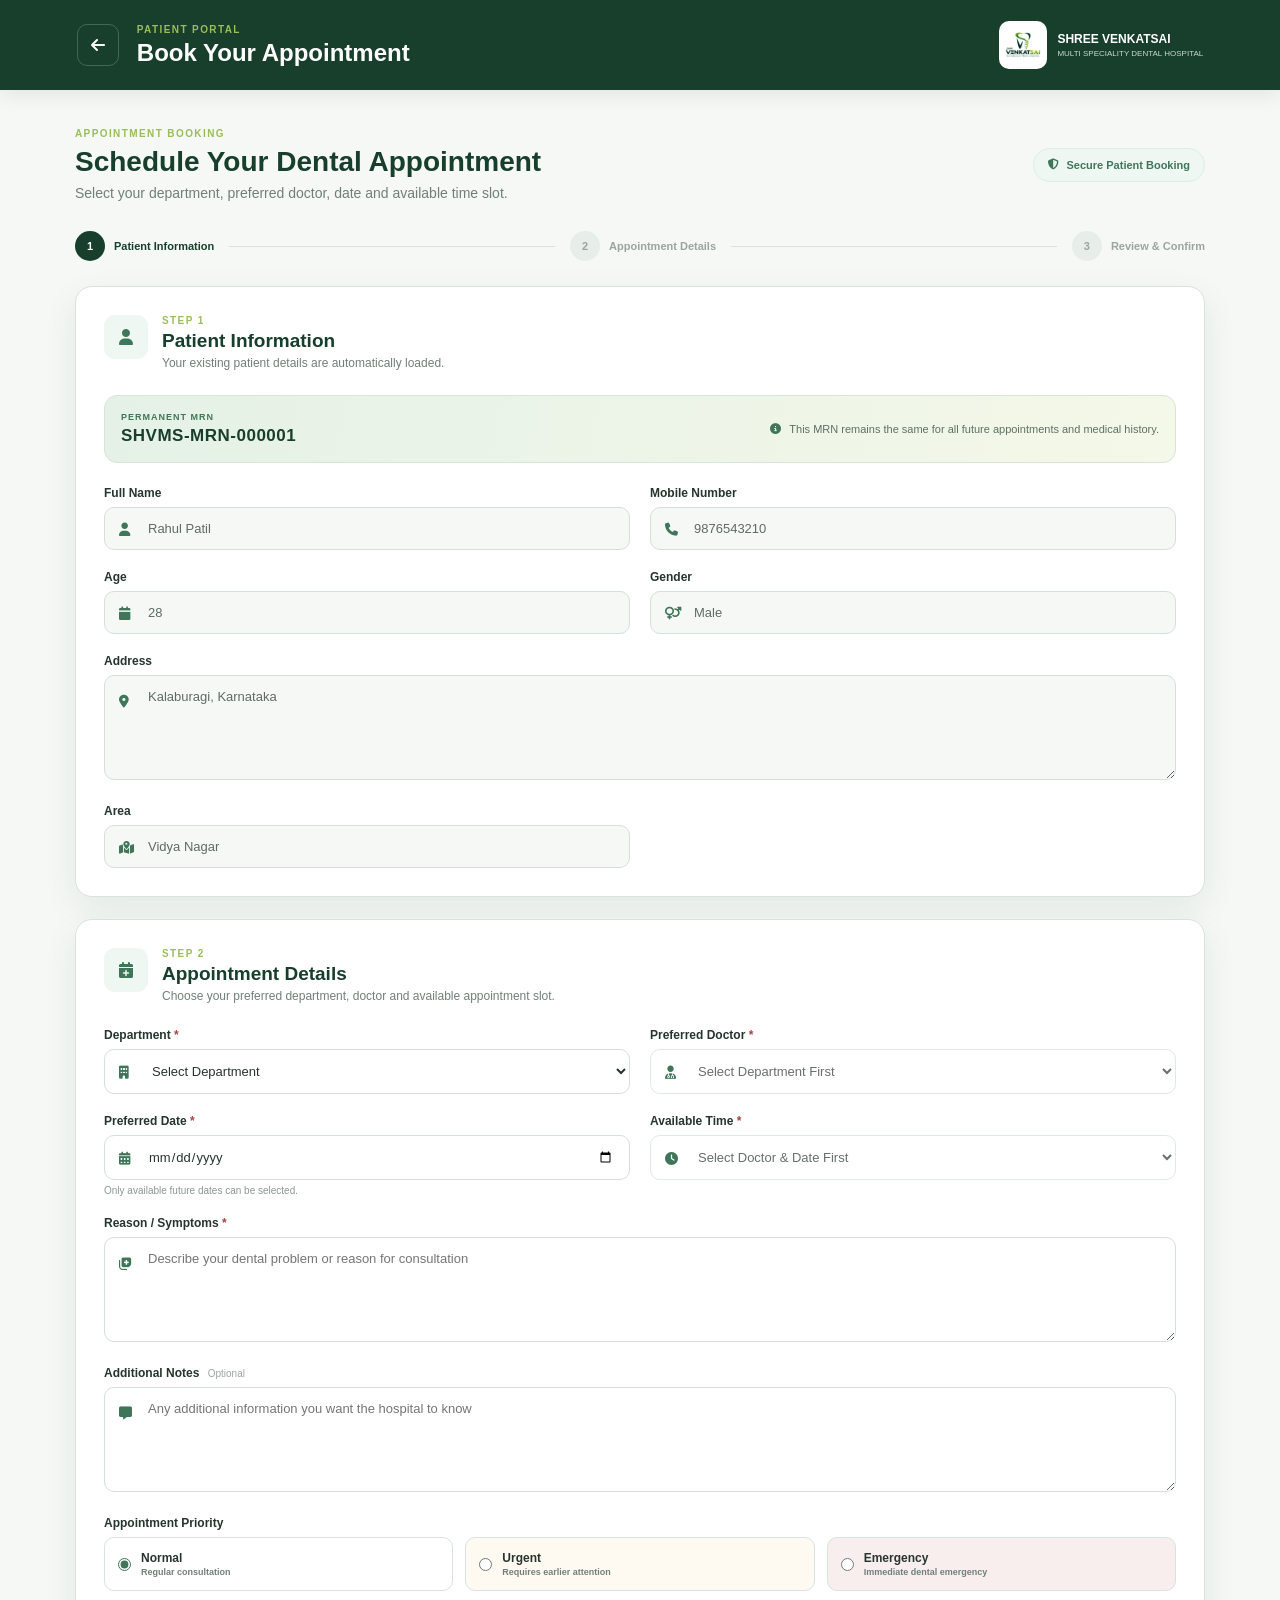
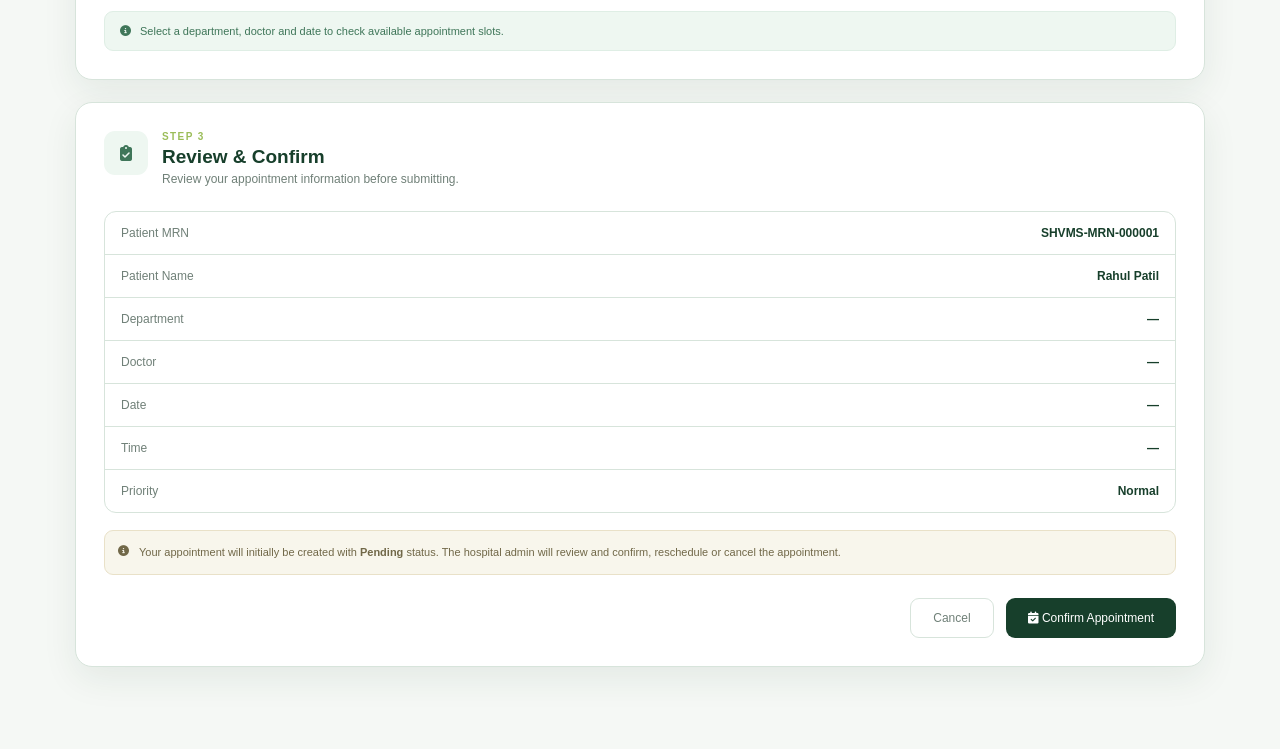
<file: patient_index/patient-book-appointment.html>
<!DOCTYPE html>
<html lang="en">

<head>

    <meta charset="UTF-8">

    <meta name="viewport"
          content="width=device-width, initial-scale=1.0">

    <title>
        Book Appointment | SHREE VENKATSAI MULTI SPECIALITY DENTAL HOSPITAL
    </title>

    <link rel="stylesheet"
          href="https://cdnjs.cloudflare.com/ajax/libs/font-awesome/6.5.2/css/all.min.css">

    <link rel="stylesheet"
          href="patient-book-appointment.css">

</head>


<body>

<div class="appointment-page">


    <!-- HEADER -->

    <header class="appointment-header">

        <div class="header-left">

            <a href="patient_index.php"
               class="back-btn">

                <i class="fa-solid fa-arrow-left"></i>

            </a>


            <div>

                <span class="header-label">
                    PATIENT PORTAL
                </span>

                <h1>Book Your Appointment</h1>

            </div>

        </div>


        <div class="hospital-mini">

            <img src="../assets/logo.jpg"
                 alt="Hospital Logo">

            <div>

                <strong>SHREE VENKATSAI</strong>

                <span>
                    MULTI SPECIALITY DENTAL HOSPITAL
                </span>

            </div>

        </div>

    </header>



    <!-- PAGE CONTENT -->

    <main class="appointment-container">


        <!-- INTRO -->

        <section class="intro-section">

            <div>

                <span class="section-label">
                    APPOINTMENT BOOKING
                </span>

                <h2>
                    Schedule Your Dental Appointment
                </h2>

                <p>
                    Select your department, preferred doctor,
                    date and available time slot.
                </p>

            </div>


            <div class="secure-badge">

                <i class="fa-solid fa-shield-halved"></i>

                <span>
                    Secure Patient Booking
                </span>

            </div>

        </section>



        <!-- PROGRESS -->

        <div class="progress-container">

            <div class="progress-step active">

                <div class="step-number">1</div>

                <span>Patient Information</span>

            </div>


            <div class="progress-line"></div>


            <div class="progress-step">

                <div class="step-number">2</div>

                <span>Appointment Details</span>

            </div>


            <div class="progress-line"></div>


            <div class="progress-step">

                <div class="step-number">3</div>

                <span>Review & Confirm</span>

            </div>

        </div>



        <!-- FORM -->

        <form id="appointmentForm">


            <!-- PATIENT INFORMATION -->

            <section class="form-card">

                <div class="form-card-header">

                    <div class="header-icon">
                        <i class="fa-solid fa-user"></i>
                    </div>

                    <div>

                        <span class="section-label">
                            STEP 1
                        </span>

                        <h3>Patient Information</h3>

                        <p>
                            Your existing patient details are
                            automatically loaded.
                        </p>

                    </div>

                </div>


                <div class="patient-info-banner">

                    <div class="mrn-box">

                        <span>PERMANENT MRN</span>

                        <strong id="patientMRN">
                            SHVMS-MRN-000001
                        </strong>

                    </div>

                    <div class="mrn-note">

                        <i class="fa-solid fa-circle-info"></i>

                        <span>
                            This MRN remains the same for all
                            future appointments and medical history.
                        </span>

                    </div>

                </div>


                <div class="form-grid">


                    <!-- NAME -->

                    <div class="form-group">

                        <label>
                            Full Name
                        </label>

                        <div class="input-wrapper">

                            <i class="fa-solid fa-user"></i>

                            <input
                                type="text"
                                id="fullName"
                                value="Rahul Patil"
                                readonly
                            >

                        </div>

                    </div>


                    <!-- MOBILE -->

                    <div class="form-group">

                        <label>
                            Mobile Number
                        </label>

                        <div class="input-wrapper">

                            <i class="fa-solid fa-phone"></i>

                            <input
                                type="tel"
                                id="mobile"
                                value="9876543210"
                                readonly
                            >

                        </div>

                    </div>


                    <!-- AGE -->

                    <div class="form-group">

                        <label>
                            Age
                        </label>

                        <div class="input-wrapper">

                            <i class="fa-solid fa-calendar"></i>

                            <input
                                type="number"
                                id="age"
                                value="28"
                                readonly
                            >

                        </div>

                    </div>


                    <!-- GENDER -->

                    <div class="form-group">

                        <label>
                            Gender
                        </label>

                        <div class="input-wrapper">

                            <i class="fa-solid fa-venus-mars"></i>

                            <input
                                type="text"
                                id="gender"
                                value="Male"
                                readonly
                            >

                        </div>

                    </div>


                    <!-- ADDRESS -->

                    <div class="form-group full-width">

                        <label>
                            Address
                        </label>

                        <div class="input-wrapper textarea-wrapper">

                            <i class="fa-solid fa-location-dot"></i>

                            <textarea
                                id="address"
                                readonly
                            >Kalaburagi, Karnataka</textarea>

                        </div>

                    </div>


                    <!-- AREA -->

                    <div class="form-group">

                        <label>
                            Area
                        </label>

                        <div class="input-wrapper">

                            <i class="fa-solid fa-map-location-dot"></i>

                            <input
                                type="text"
                                id="area"
                                value="Vidya Nagar"
                                readonly
                            >

                        </div>

                    </div>


                </div>

            </section>



            <!-- APPOINTMENT DETAILS -->

            <section class="form-card">

                <div class="form-card-header">

                    <div class="header-icon">
                        <i class="fa-solid fa-calendar-plus"></i>
                    </div>

                    <div>

                        <span class="section-label">
                            STEP 2
                        </span>

                        <h3>Appointment Details</h3>

                        <p>
                            Choose your preferred department,
                            doctor and available appointment slot.
                        </p>

                    </div>

                </div>


                <div class="form-grid">


                    <!-- DEPARTMENT -->

                    <div class="form-group">

                        <label for="department">

                            Department

                            <span class="required">*</span>

                        </label>

                        <div class="input-wrapper">

                            <i class="fa-solid fa-building"></i>

                            <select
                                id="department"
                                required
                            >

                                <option value="">
                                    Select Department
                                </option>

                                <option value="general-dentistry">
                                    General Dentistry
                                </option>

                                <option value="endodontics">
                                    Endodontics / Root Canal
                                </option>

                                <option value="orthodontics">
                                    Orthodontics
                                </option>

                                <option value="oral-surgery">
                                    Oral & Maxillofacial Surgery
                                </option>

                                <option value="prosthodontics">
                                    Prosthodontics
                                </option>

                                <option value="periodontics">
                                    Periodontics
                                </option>

                                <option value="pedodontics">
                                    Pediatric Dentistry
                                </option>

                                <option value="laser-treatment">
                                    Laser Treatment
                                </option>

                            </select>

                        </div>

                    </div>



                    <!-- DOCTOR -->

                    <div class="form-group">

                        <label for="doctor">

                            Preferred Doctor

                            <span class="required">*</span>

                        </label>

                        <div class="input-wrapper">

                            <i class="fa-solid fa-user-doctor"></i>

                            <select
                                id="doctor"
                                required
                                disabled
                            >

                                <option value="">
                                    Select Department First
                                </option>

                            </select>

                        </div>

                    </div>



                    <!-- DATE -->

                    <div class="form-group">

                        <label for="appointmentDate">

                            Preferred Date

                            <span class="required">*</span>

                        </label>

                        <div class="input-wrapper">

                            <i class="fa-solid fa-calendar-days"></i>

                            <input
                                type="date"
                                id="appointmentDate"
                                required
                            >

                        </div>

                        <small class="field-hint">
                            Only available future dates can be selected.
                        </small>

                    </div>



                    <!-- TIME -->

                    <div class="form-group">

                        <label for="appointmentTime">

                            Available Time

                            <span class="required">*</span>

                        </label>

                        <div class="input-wrapper">

                            <i class="fa-solid fa-clock"></i>

                            <select
                                id="appointmentTime"
                                required
                                disabled
                            >

                                <option value="">
                                    Select Doctor & Date First
                                </option>

                            </select>

                        </div>

                    </div>



                    <!-- REASON -->

                    <div class="form-group full-width">

                        <label for="reason">

                            Reason / Symptoms

                            <span class="required">*</span>

                        </label>

                        <div class="input-wrapper textarea-wrapper">

                            <i class="fa-solid fa-notes-medical"></i>

                            <textarea
                                id="reason"
                                placeholder="Describe your dental problem or reason for consultation"
                                required
                            ></textarea>

                        </div>

                    </div>



                    <!-- NOTES -->

                    <div class="form-group full-width">

                        <label for="notes">

                            Additional Notes

                            <span class="optional">
                                Optional
                            </span>

                        </label>

                        <div class="input-wrapper textarea-wrapper">

                            <i class="fa-solid fa-message"></i>

                            <textarea
                                id="notes"
                                placeholder="Any additional information you want the hospital to know"
                            ></textarea>

                        </div>

                    </div>


                    <!-- PRIORITY -->

                    <div class="form-group full-width">

                        <label>

                            Appointment Priority

                        </label>

                        <div class="priority-options">

                            <label class="priority-option">

                                <input
                                    type="radio"
                                    name="priority"
                                    value="normal"
                                    checked
                                >

                                <span>

                                    <strong>Normal</strong>

                                    <small>
                                        Regular consultation
                                    </small>

                                </span>

                            </label>


                            <label class="priority-option urgent">

                                <input
                                    type="radio"
                                    name="priority"
                                    value="urgent"
                                >

                                <span>

                                    <strong>Urgent</strong>

                                    <small>
                                        Requires earlier attention
                                    </small>

                                </span>

                            </label>


                            <label class="priority-option emergency">

                                <input
                                    type="radio"
                                    name="priority"
                                    value="emergency"
                                >

                                <span>

                                    <strong>Emergency</strong>

                                    <small>
                                        Immediate dental emergency
                                    </small>

                                </span>

                            </label>

                        </div>

                    </div>


                </div>


                <!-- AVAILABILITY MESSAGE -->

                <div
                    class="availability-message"
                    id="availabilityMessage"
                >

                    <i class="fa-solid fa-circle-info"></i>

                    <span>
                        Select a department, doctor and date
                        to check available appointment slots.
                    </span>

                </div>

            </section>



            <!-- REVIEW -->

            <section class="form-card review-card">

                <div class="form-card-header">

                    <div class="header-icon">
                        <i class="fa-solid fa-clipboard-check"></i>
                    </div>

                    <div>

                        <span class="section-label">
                            STEP 3
                        </span>

                        <h3>Review & Confirm</h3>

                        <p>
                            Review your appointment information
                            before submitting.
                        </p>

                    </div>

                </div>


                <div class="review-box">

                    <div class="review-row">

                        <span>Patient MRN</span>

                        <strong id="reviewMRN">
                            SHVMS-MRN-000001
                        </strong>

                    </div>


                    <div class="review-row">

                        <span>Patient Name</span>

                        <strong id="reviewName">
                            Rahul Patil
                        </strong>

                    </div>


                    <div class="review-row">

                        <span>Department</span>

                        <strong id="reviewDepartment">
                            —
                        </strong>

                    </div>


                    <div class="review-row">

                        <span>Doctor</span>

                        <strong id="reviewDoctor">
                            —
                        </strong>

                    </div>


                    <div class="review-row">

                        <span>Date</span>

                        <strong id="reviewDate">
                            —
                        </strong>

                    </div>


                    <div class="review-row">

                        <span>Time</span>

                        <strong id="reviewTime">
                            —
                        </strong>

                    </div>


                    <div class="review-row">

                        <span>Priority</span>

                        <strong id="reviewPriority">
                            Normal
                        </strong>

                    </div>

                </div>


                <div class="confirmation-note">

                    <i class="fa-solid fa-circle-info"></i>

                    <p>
                        Your appointment will initially be created
                        with <strong>Pending</strong> status.
                        The hospital admin will review and confirm,
                        reschedule or cancel the appointment.
                    </p>

                </div>


                <div class="form-actions">

                    <a href="patient_index.php"
                       class="cancel-btn">

                        Cancel

                    </a>

                    <button
                        type="submit"
                        class="confirm-btn"
                    >

                        <i class="fa-solid fa-calendar-check"></i>

                        Confirm Appointment

                    </button>

                </div>

            </section>

        </form>

    </main>



    <!-- SUCCESS MODAL -->

    <div class="modal-overlay" id="successModal">

        <div class="success-modal">

            <button
                class="modal-close"
                id="modalClose"
            >
                <i class="fa-solid fa-xmark"></i>
            </button>


            <div class="success-icon">

                <i class="fa-solid fa-check"></i>

            </div>


            <span class="success-label">
                REQUEST SUBMITTED
            </span>


            <h2>
                Appointment Booked!
            </h2>


            <p>
                Your appointment request has been submitted
                successfully. Please wait for hospital admin
                confirmation.
            </p>


            <div class="appointment-confirmation">

                <div>

                    <span>Appointment ID</span>

                    <strong id="successAppointmentId">
                        APT-2026-000145
                    </strong>

                </div>


                <div>

                    <span>Patient MRN</span>

                    <strong id="successMRN">
                        SHVMS-MRN-000001
                    </strong>

                </div>


                <div>

                    <span>Status</span>

                    <strong class="pending-status">
                        PENDING
                    </strong>

                </div>

            </div>


            <div class="modal-actions">

                <a href="patient_index.php"
                   class="modal-dashboard-btn">

                    Go to Dashboard

                </a>

                <button
                    id="bookAnother"
                    class="modal-book-btn"
                >

                    Book Another

                </button>

            </div>

        </div>

    </div>


    <script src="patient-book-appointment.js"></script>

</div>

</body>
</html>
</file>
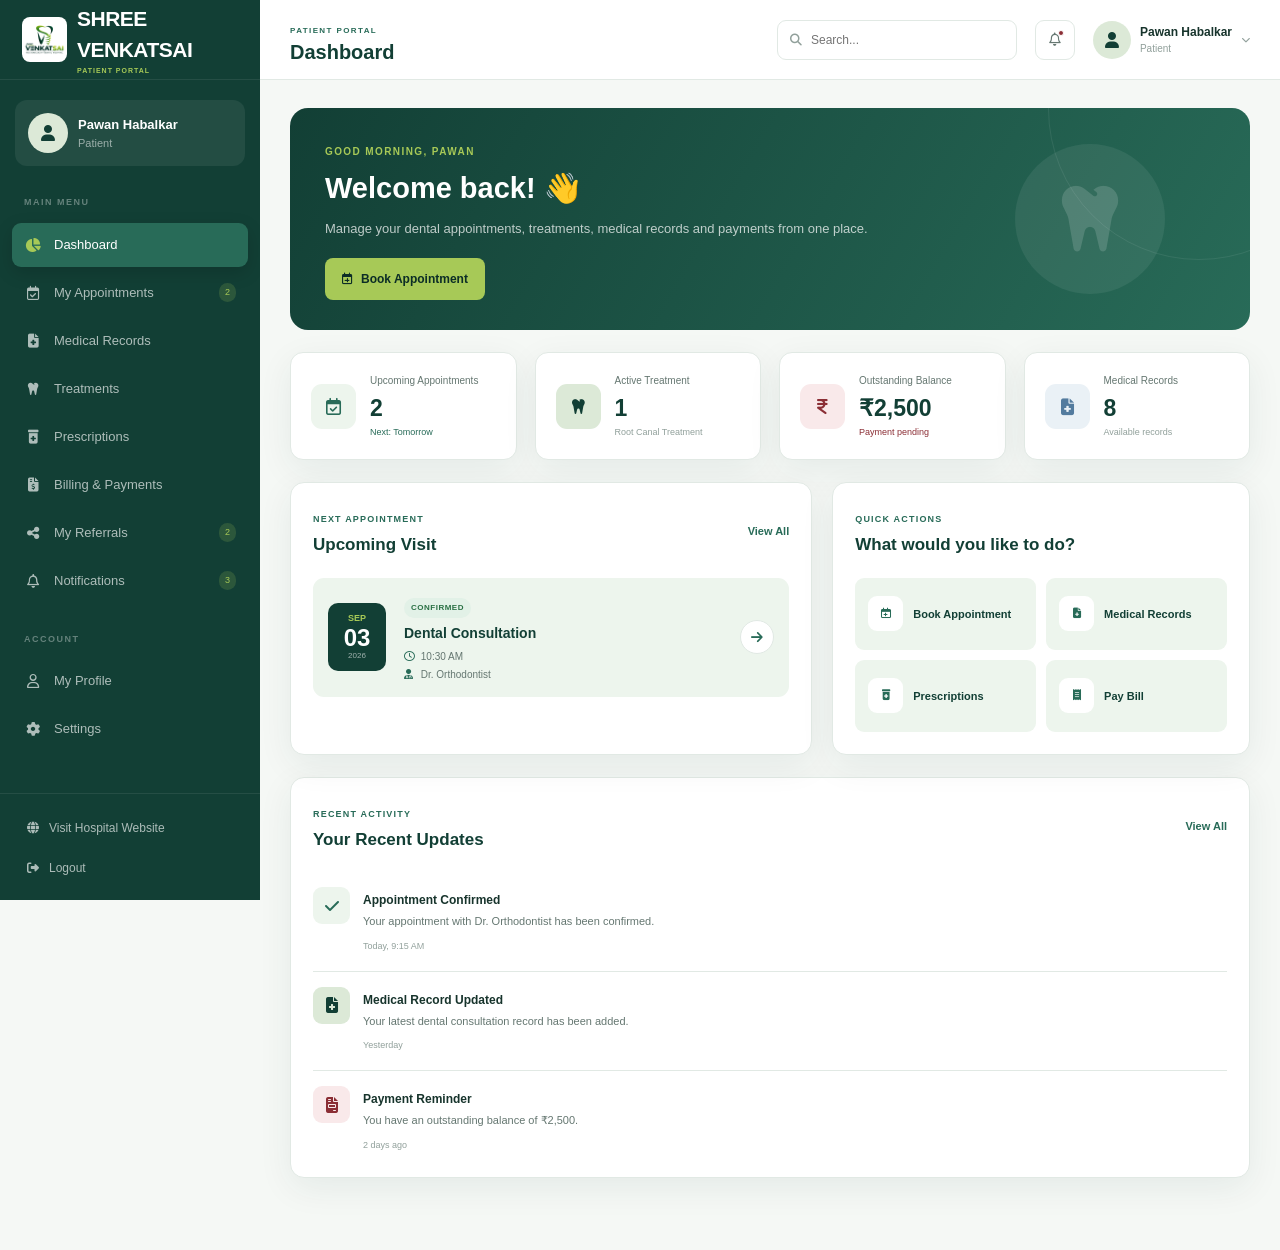
<file: patient_index/patient_index_backup.html>
<!DOCTYPE html>
<html lang="en">

<head>

    <meta charset="UTF-8">

    <meta
        name="viewport"
        content="width=device-width, initial-scale=1.0"
    >

    <title>Patient Portal | SHREE VENKATSAI Dental Hospital</title>

    <!-- Font Awesome -->
    <link
        rel="stylesheet"
        href="https://cdnjs.cloudflare.com/ajax/libs/font-awesome/6.5.2/css/all.min.css"
    >

    <!-- Patient CSS -->
    <link rel="stylesheet" href="patient.css">

</head>


<body>


<!-- =====================================================
     SIDEBAR
===================================================== -->

<aside class="sidebar" id="sidebar">


    <!-- LOGO -->

    <div class="sidebar-brand">

        <img
            src="../assets/logo.jpg"
            alt="SHREE VENKATSAI Dental Hospital Logo"
        >

        <div>

            <strong>SHREE VENKATSAI</strong>

            <span>
                PATIENT PORTAL
            </span>

        </div>

    </div>


    <!-- PATIENT PROFILE -->

    <div class="sidebar-profile">

        <div class="profile-avatar">
            <i class="fa-solid fa-user"></i>
        </div>

        <div>

            <strong id="sidebarPatientName">
                Pawan Habalkar
            </strong>

            <span>
                Patient
            </span>

        </div>

    </div>


    <!-- NAVIGATION -->

    <nav class="sidebar-nav">


        <p class="nav-title">
            MAIN MENU
        </p>


        <a
            href="#dashboard"
            class="nav-link active"
            data-section="dashboard"
        >

            <i class="fa-solid fa-chart-pie"></i>

            <span>
                Dashboard
            </span>

        </a>


        <a
            href="#appointments"
            class="nav-link"
            data-section="appointments"
        >

            <i class="fa-regular fa-calendar-check"></i>

            <span>
                My Appointments
            </span>

            <em>
                2
            </em>

        </a>


        <a
            href="#medical-records"
            class="nav-link"
            data-section="medical-records"
        >

            <i class="fa-solid fa-file-medical"></i>

            <span>
                Medical Records
            </span>

        </a>


        <a
            href="#treatments"
            class="nav-link"
            data-section="treatments"
        >

            <i class="fa-solid fa-tooth"></i>

            <span>
                Treatments
            </span>

        </a>


        <a
            href="#prescriptions"
            class="nav-link"
            data-section="prescriptions"
        >

            <i class="fa-solid fa-prescription-bottle-medical"></i>

            <span>
                Prescriptions
            </span>

        </a>


        <a
            href="#billing"
            class="nav-link"
            data-section="billing"
        >

            <i class="fa-solid fa-file-invoice-dollar"></i>

            <span>
                Billing & Payments
            </span>

        </a>
        <a 
    href="#referrals" 
    class="nav-link" 
    data-section="referrals"
>
    <i class="fa-solid fa-share-nodes"></i>

    <span>
        My Referrals
    </span>

    <em>
        2
    </em>
</a>


        <a
            href="#notifications"
            class="nav-link"
            data-section="notifications"
        >

            <i class="fa-regular fa-bell"></i>

            <span>
                Notifications
            </span>

            <em>
                3
            </em>

        </a>


        


        <p class="nav-title second-title">
            ACCOUNT
        </p>


        <a
            href="#profile"
            class="nav-link"
            data-section="profile"
        >

            <i class="fa-regular fa-user"></i>

            <span>
                My Profile
            </span>

        </a>


        <a
            href="#settings"
            class="nav-link"
            data-section="settings"
        >

            <i class="fa-solid fa-gear"></i>

            <span>
                Settings
            </span>

        </a>

    </nav>


    <!-- SIDEBAR FOOTER -->

    <div class="sidebar-footer">

        <a
            href="../html/index.html"
            class="website-link"
        >

            <i class="fa-solid fa-globe"></i>

            Visit Hospital Website

        </a>


        <button
            class="logout-btn"
            id="logoutBtn"
        >

            <i class="fa-solid fa-right-from-bracket"></i>

            Logout

        </button>

    </div>

</aside>



<!-- =====================================================
     MOBILE OVERLAY
===================================================== -->

<div
    class="sidebar-overlay"
    id="sidebarOverlay"
></div>



<!-- =====================================================
     MAIN
===================================================== -->

<main class="main-content">


    <!-- TOP BAR -->

    <header class="topbar">


        <div class="topbar-left">

            <button
                class="mobile-menu"
                id="mobileMenu"
            >

                <i class="fa-solid fa-bars"></i>

            </button>


            <div class="page-heading">

                <span>
                    PATIENT PORTAL
                </span>

                <h1 id="pageTitle">
                    Dashboard
                </h1>

            </div>

        </div>


        <div class="topbar-right">


            <!-- SEARCH -->

            <div class="search-box">

                <i class="fa-solid fa-magnifying-glass"></i>

                <input
                    type="text"
                    placeholder="Search..."
                >

            </div>


            <!-- NOTIFICATION -->

            <button
                class="icon-btn"
                id="notificationBtn"
            >

                <i class="fa-regular fa-bell"></i>

                <span class="notification-dot"></span>

            </button>


            <!-- PROFILE -->

            <div
                class="top-profile"
                id="profileMenu"
            >

                <div class="top-avatar">

                    <i class="fa-solid fa-user"></i>

                </div>

                <div>

                    <strong id="topPatientName">
                        Pawan Habalkar
                    </strong>

                    <span>
                        Patient
                    </span>

                </div>

                <i class="fa-solid fa-chevron-down"></i>

            </div>

        </div>

    </header>



    <!-- =================================================
         CONTENT
    ================================================= -->

    <div class="content-area">


        <!-- =================================================
             DASHBOARD
        ================================================= -->

        <section
            class="page-section active"
            id="dashboard"
        >


            <!-- WELCOME -->

            <div class="welcome-card">

                <div class="welcome-content">

                    <span>
                        GOOD MORNING, PAWAN
                    </span>

                    <h2>
                        Welcome back! 👋
                    </h2>

                    <p>
                        Manage your dental appointments,
                        treatments, medical records and payments
                        from one place.
                    </p>

                    <button
                        class="primary-btn"
                        data-open="appointments"
                    >

                        <i class="fa-regular fa-calendar-plus"></i>

                        Book Appointment

                    </button>

                </div>


                <div class="welcome-tooth">

                    <i class="fa-solid fa-tooth"></i>

                </div>

            </div>



            <!-- STAT CARDS -->

            <div class="stats-grid">


                <div class="stat-card">

                    <div class="stat-icon green">

                        <i class="fa-regular fa-calendar-check"></i>

                    </div>

                    <div>

                        <span>
                            Upcoming Appointments
                        </span>

                        <strong>
                            2
                        </strong>

                        <small class="positive">
                            Next: Tomorrow
                        </small>

                    </div>

                </div>


                <div class="stat-card">

                    <div class="stat-icon sage">

                        <i class="fa-solid fa-tooth"></i>

                    </div>

                    <div>

                        <span>
                            Active Treatment
                        </span>

                        <strong>
                            1
                        </strong>

                        <small>
                            Root Canal Treatment
                        </small>

                    </div>

                </div>


                <div class="stat-card">

                    <div class="stat-icon maroon">

                        <i class="fa-solid fa-indian-rupee-sign"></i>

                    </div>

                    <div>

                        <span>
                            Outstanding Balance
                        </span>

                        <strong>
                            ₹2,500
                        </strong>

                        <small class="warning">
                            Payment pending
                        </small>

                    </div>

                </div>


                <div class="stat-card">

                    <div class="stat-icon blue">

                        <i class="fa-solid fa-file-medical"></i>

                    </div>

                    <div>

                        <span>
                            Medical Records
                        </span>

                        <strong>
                            8
                        </strong>

                        <small>
                            Available records
                        </small>

                    </div>

                </div>

            </div>



            <!-- TWO COLUMN -->

            <div class="dashboard-grid">


                <!-- APPOINTMENT -->

                <div class="dashboard-card">

                    <div class="card-header">

                        <div>

                            <span>
                                NEXT APPOINTMENT
                            </span>

                            <h3>
                                Upcoming Visit
                            </h3>

                        </div>

                        <button
                            class="text-btn"
                            data-open="appointments"
                        >
                            View All
                        </button>

                    </div>


                    <div class="next-appointment">

                        <div class="appointment-date">

                            <span>
                                SEP
                            </span>

                            <strong>
                                03
                            </strong>

                            <small>
                                2026
                            </small>

                        </div>


                        <div class="appointment-details">

                            <span class="status confirmed">
                                CONFIRMED
                            </span>

                            <h4>
                                Dental Consultation
                            </h4>

                            <p>
                                <i class="fa-regular fa-clock"></i>
                                10:30 AM
                            </p>

                            <p>
                                <i class="fa-solid fa-user-doctor"></i>
                                Dr. Orthodontist
                            </p>

                        </div>


                        <button
                            class="appointment-arrow"
                        >

                            <i class="fa-solid fa-arrow-right"></i>

                        </button>

                    </div>

                </div>



                <!-- QUICK ACTIONS -->

                <div class="dashboard-card">

                    <div class="card-header">

                        <div>

                            <span>
                                QUICK ACTIONS
                            </span>

                            <h3>
                                What would you like to do?
                            </h3>

                        </div>

                    </div>


                    <div class="quick-actions">


                        <button
                            class="quick-action"
                            data-open="appointments"
                        >

                            <i class="fa-regular fa-calendar-plus"></i>

                            <span>
                                Book Appointment
                            </span>

                        </button>


                        <button
                            class="quick-action"
                            data-open="medical-records"
                        >

                            <i class="fa-solid fa-file-medical"></i>

                            <span>
                                Medical Records
                            </span>

                        </button>


                        <button
                            class="quick-action"
                            data-open="prescriptions"
                        >

                            <i class="fa-solid fa-prescription-bottle-medical"></i>

                            <span>
                                Prescriptions
                            </span>

                        </button>


                        <button
                            class="quick-action"
                            data-open="billing"
                        >

                            <i class="fa-solid fa-receipt"></i>

                            <span>
                                Pay Bill
                            </span>

                        </button>

                    </div>

                </div>

            </div>



            <!-- RECENT ACTIVITY -->

            <div class="dashboard-card">

                <div class="card-header">

                    <div>

                        <span>
                            RECENT ACTIVITY
                        </span>

                        <h3>
                            Your Recent Updates
                        </h3>

                    </div>

                    <button
                        class="text-btn"
                        data-open="notifications"
                    >
                        View All
                    </button>

                </div>


                <div class="activity-list">


                    <div class="activity-item">

                        <div class="activity-icon green">

                            <i class="fa-solid fa-check"></i>

                        </div>

                        <div>

                            <strong>
                                Appointment Confirmed
                            </strong>

                            <p>
                                Your appointment with Dr. Orthodontist
                                has been confirmed.
                            </p>

                            <small>
                                Today, 9:15 AM
                            </small>

                        </div>

                    </div>


                    <div class="activity-item">

                        <div class="activity-icon sage">

                            <i class="fa-solid fa-file-medical"></i>

                        </div>

                        <div>

                            <strong>
                                Medical Record Updated
                            </strong>

                            <p>
                                Your latest dental consultation record
                                has been added.
                            </p>

                            <small>
                                Yesterday
                            </small>

                        </div>

                    </div>


                    <div class="activity-item">

                        <div class="activity-icon maroon">

                            <i class="fa-solid fa-file-invoice"></i>

                        </div>

                        <div>

                            <strong>
                                Payment Reminder
                            </strong>

                            <p>
                                You have an outstanding balance of ₹2,500.
                            </p>

                            <small>
                                2 days ago
                            </small>

                        </div>

                    </div>

                </div>

            </div>

        </section>



        <!-- =================================================
             APPOINTMENTS
        ================================================= -->

        <section
            class="page-section"
            id="appointments"
        >

            <div class="section-top">

                <div>

                    <span>
                        APPOINTMENTS
                    </span>

                    <h2>
                        My Appointments
                    </h2>

                    <p>
                        Manage your upcoming and previous appointments.
                    </p>

                </div>

                <a
                    href="patient-book-appointment.html"
                    class="primary-btn"
                >

                    <i class="fa-regular fa-calendar-plus"></i>

                    Book New Appointment

                </a>

            </div>


            <div class="appointments-tabs">

                <button class="tab-btn active">
                    Upcoming
                </button>

                <button class="tab-btn">
                    Completed
                </button>

                <button class="tab-btn">
                    Cancelled
                </button>

            </div>


            <div class="appointment-list">


                <div class="full-appointment-card">

                    <div class="appointment-date large">

                        <span>
                            SEP
                        </span>

                        <strong>
                            03
                        </strong>

                        <small>
                            THU
                        </small>

                    </div>


                    <div class="full-appointment-info">

                        <span class="status confirmed">
                            CONFIRMED
                        </span>

                        <h3>
                            Dental Consultation
                        </h3>

                        <p>
                            <i class="fa-regular fa-clock"></i>
                            10:30 AM
                        </p>

                        <p>
                            <i class="fa-solid fa-user-doctor"></i>
                            Dr. Orthodontist
                        </p>

                        <p>
                            <i class="fa-solid fa-tooth"></i>
                            Orthodontics
                        </p>

                    </div>


                    <div class="appointment-actions">

                        <button class="outline-btn">
                            View Details
                        </button>

                        <button class="cancel-btn">
                            Cancel
                        </button>

                    </div>

                </div>


                <div class="full-appointment-card">

                    <div class="appointment-date large">

                        <span>
                            SEP
                        </span>

                        <strong>
                            15
                        </strong>

                        <small>
                            TUE
                        </small>

                    </div>


                    <div class="full-appointment-info">

                        <span class="status pending">
                            PENDING
                        </span>

                        <h3>
                            Follow-up Consultation
                        </h3>

                        <p>
                            <i class="fa-regular fa-clock"></i>
                            04:00 PM
                        </p>

                        <p>
                            <i class="fa-solid fa-user-doctor"></i>
                            Dr. General
                        </p>

                        <p>
                            <i class="fa-solid fa-tooth"></i>
                            General Dentistry
                        </p>

                    </div>


                    <div class="appointment-actions">

                        <button class="outline-btn">
                            View Details
                        </button>

                        <button class="cancel-btn">
                            Cancel
                        </button>

                    </div>

                </div>

            </div>

        </section>



        <!-- =================================================
             MEDICAL RECORDS
        ================================================= -->

        <section
            class="page-section"
            id="medical-records"
        >

            <div class="section-top">

                <div>

                    <span>
                        HEALTH RECORDS
                    </span>

                    <h2>
                        Medical Records
                    </h2>

                    <p>
                        View your dental reports, X-rays and consultation records.
                    </p>

                </div>

            </div>


            <div class="records-grid">


                <div class="record-card">

                    <div class="record-icon">
                        <i class="fa-solid fa-file-medical"></i>
                    </div>

                    <div>

                        <span>
                            CONSULTATION
                        </span>

                        <h3>
                            Dental Consultation
                        </h3>

                        <p>
                            Dr. Orthodontist · Sep 01, 2026
                        </p>

                    </div>

                    <button>
                        <i class="fa-solid fa-eye"></i>
                    </button>

                </div>


                <div class="record-card">

                    <div class="record-icon">
                        <i class="fa-solid fa-x-ray"></i>
                    </div>

                    <div>

                        <span>
                            X-RAY
                        </span>

                        <h3>
                            Dental X-Ray
                        </h3>

                        <p>
                            Uploaded · Aug 28, 2026
                        </p>

                    </div>

                    <button>
                        <i class="fa-solid fa-download"></i>
                    </button>

                </div>


                <div class="record-card">

                    <div class="record-icon">
                        <i class="fa-solid fa-file-lines"></i>
                    </div>

                    <div>

                        <span>
                            LAB REPORT
                        </span>

                        <h3>
                            Dental Examination Report
                        </h3>

                        <p>
                            Aug 25, 2026
                        </p>

                    </div>

                    <button>
                        <i class="fa-solid fa-download"></i>
                    </button>

                </div>

            </div>

        </section>



        <!-- =================================================
             TREATMENTS
        ================================================= -->

        <section
            class="page-section"
            id="treatments"
        >

            <div class="section-top">

                <div>

                    <span>
                        DENTAL CARE
                    </span>

                    <h2>
                        My Treatments
                    </h2>

                    <p>
                        Track your current and previous dental treatments.
                    </p>

                </div>

            </div>


            <div class="treatment-card">

                <div class="treatment-header">

                    <div class="treatment-tooth">

                        <i class="fa-solid fa-tooth"></i>

                    </div>

                    <div>

                        <span>
                            ACTIVE TREATMENT
                        </span>

                        <h3>
                            Root Canal Treatment
                        </h3>

                        <p>
                            Started on August 25, 2026
                        </p>

                    </div>

                    <span class="treatment-status">
                        IN PROGRESS
                    </span>

                </div>


                <div class="treatment-progress">

                    <div class="progress-heading">

                        <span>
                            Treatment Progress
                        </span>

                        <strong>
                            60%
                        </strong>

                    </div>

                    <div class="progress-bar">

                        <span style="width:60%"></span>

                    </div>

                </div>


                <div class="treatment-steps">

                    <div class="completed">

                        <span>
                            01
                        </span>

                        <strong>
                            Examination
                        </strong>

                    </div>

                    <div class="completed">

                        <span>
                            02
                        </span>

                        <strong>
                            Cleaning
                        </strong>

                    </div>

                    <div class="active-step">

                        <span>
                            03
                        </span>

                        <strong>
                            Root Canal
                        </strong>

                    </div>

                    <div>

                        <span>
                            04
                        </span>

                        <strong>
                            Crown
                        </strong>

                    </div>

                </div>

            </div>

        </section>



        <!-- =================================================
             PRESCRIPTIONS
        ================================================= -->

        <section
            class="page-section"
            id="prescriptions"
        >

            <div class="section-top">

                <div>

                    <span>
                        MEDICATION
                    </span>

                    <h2>
                        Prescriptions
                    </h2>

                    <p>
                        View prescriptions provided by your dentist.
                    </p>

                </div>

            </div>


            <div class="prescription-card">

                <div class="prescription-header">

                    <div>

                        <span>
                            PRESCRIPTION
                        </span>

                        <h3>
                            Dental Treatment Medication
                        </h3>

                    </div>

                    <span>
                        Sep 01, 2026
                    </span>

                </div>


                <div class="medicine-row">

                    <div class="medicine-icon">

                        <i class="fa-solid fa-pills"></i>

                    </div>

                    <div>

                        <strong>
                            Amoxicillin 500mg
                        </strong>

                        <span>
                            1 capsule · Three times daily
                        </span>

                    </div>

                    <span>
                        5 Days
                    </span>

                </div>


                <div class="medicine-row">

                    <div class="medicine-icon">

                        <i class="fa-solid fa-tablets"></i>

                    </div>

                    <div>

                        <strong>
                            Ibuprofen 400mg
                        </strong>

                        <span>
                            1 tablet · After meals
                        </span>

                    </div>

                    <span>
                        3 Days
                    </span>

                </div>


                <button class="outline-btn">

                    <i class="fa-solid fa-print"></i>

                    Print Prescription

                </button>

            </div>

        </section>



        <!-- =================================================
             BILLING
        ================================================= -->

        <section
            class="page-section"
            id="billing"
        >

            <div class="section-top">

                <div>

                    <span>
                        PAYMENTS
                    </span>

                    <h2>
                        Billing & Payments
                    </h2>

                    <p>
                        View your invoices, payments and outstanding balance.
                    </p>

                </div>

            </div>


            <div class="billing-summary">


                <div class="billing-box">

                    <span>
                        TOTAL BILLED
                    </span>

                    <strong>
                        ₹18,500
                    </strong>

                </div>


                <div class="billing-box paid">

                    <span>
                        TOTAL PAID
                    </span>

                    <strong>
                        ₹16,000
                    </strong>

                </div>


                <div class="billing-box due">

                    <span>
                        OUTSTANDING
                    </span>

                    <strong>
                        ₹2,500
                    </strong>

                </div>

            </div>


            <div class="dashboard-card">

                <div class="card-header">

                    <div>

                        <span>
                            BILLING HISTORY
                        </span>

                        <h3>
                            Recent Invoices
                        </h3>

                    </div>

                </div>


                <div class="table-wrapper">

                    <table>

                        <thead>

                            <tr>

                                <th>
                                    Invoice
                                </th>

                                <th>
                                    Date
                                </th>

                                <th>
                                    Description
                                </th>

                                <th>
                                    Amount
                                </th>

                                <th>
                                    Status
                                </th>

                                <th>
                                    Action
                                </th>

                            </tr>

                        </thead>

                        <tbody>

                            <tr>

                                <td>
                                    INV-1025
                                </td>

                                <td>
                                    Sep 01, 2026
                                </td>

                                <td>
                                    Dental Consultation
                                </td>

                                <td>
                                    ₹2,500
                                </td>

                                <td>
                                    <span class="status paid-status">
                                        Paid
                                    </span>
                                </td>

                                <td>
                                    <button class="table-action">
                                        <i class="fa-solid fa-download"></i>
                                    </button>
                                </td>

                            </tr>


                            <tr>

                                <td>
                                    INV-1028
                                </td>

                                <td>
                                    Sep 02, 2026
                                </td>

                                <td>
                                    Root Canal Treatment
                                </td>

                                <td>
                                    ₹2,500
                                </td>

                                <td>
                                    <span class="status due-status">
                                        Due
                                    </span>
                                </td>

                                <td>
                                    <button class="pay-btn">
                                        Pay Now
                                    </button>
                                </td>

                            </tr>

                        </tbody>

                    </table>

                </div>

            </div>

        </section>

        <!-- =================================================
     REFERRALS
================================================= -->

<section
    class="page-section"
    id="referrals"
>

    <div class="section-top">

        <div>

            <span>
                REFERRAL INFORMATION
            </span>

            <h2>
                My Referrals
            </h2>

            <p>
                View the doctors who have referred you to our hospital.
            </p>

        </div>

    </div>


    <!-- REFERRING DOCTOR CARD -->

    <div class="referral-card">

        <div class="referral-header">

            <div class="referral-doctor-icon">

                <i class="fa-solid fa-user-doctor"></i>

            </div>

            <div>

                <span>
                    REFERRED BY
                </span>

                <h3>
                    Dr. Rajesh Kumar
                </h3>

                <p>
                    General Dentist
                </p>

            </div>

            <span class="referral-status">
                ACTIVE
            </span>

        </div>


        <div class="referral-details">

            <div class="referral-detail">

                <i class="fa-solid fa-hospital"></i>

                <div>

                    <span>
                        Hospital / Clinic
                    </span>

                    <strong>
                        Rajesh Dental Clinic
                    </strong>

                </div>

            </div>


            <div class="referral-detail">

                <i class="fa-solid fa-calendar-days"></i>

                <div>

                    <span>
                        Referral Date
                    </span>

                    <strong>
                        September 01, 2026
                    </strong>

                </div>

            </div>


            <div class="referral-detail">

                <i class="fa-solid fa-tooth"></i>

                <div>

                    <span>
                        Referral For
                    </span>

                    <strong>
                        Root Canal Treatment
                    </strong>

                </div>

            </div>


            <div class="referral-detail">

                <i class="fa-solid fa-phone"></i>

                <div>

                    <span>
                        Contact
                    </span>

                    <strong>
                        +91 98765 43210
                    </strong>

                </div>

            </div>

        </div>


        <div class="referral-note">

            <i class="fa-solid fa-circle-info"></i>

            <p>
                You were referred to SHREE VENKATSAI MULTI SPECIALITY
                DENTAL HOSPITAL for specialized dental treatment.
            </p>

        </div>

    </div>


    <!-- REFERRAL HISTORY -->

    <div class="dashboard-card referral-history">

        <div class="card-header">

            <div>

                <span>
                    REFERRAL HISTORY
                </span>

                <h3>
                    Previous Referrals
                </h3>

            </div>

        </div>


        <div class="referral-history-item">

            <div class="history-icon">

                <i class="fa-solid fa-user-doctor"></i>

            </div>

            <div>

                <strong>
                    Dr. Rajesh Kumar
                </strong>

                <p>
                    Referred for Root Canal Treatment
                </p>

                <small>
                    September 01, 2026
                </small>

            </div>

            <span class="status confirmed">
                COMPLETED
            </span>

        </div>


        <div class="referral-history-item">

            <div class="history-icon">

                <i class="fa-solid fa-user-doctor"></i>

            </div>

            <div>

                <strong>
                    Dr. Anil Sharma
                </strong>

                <p>
                    Referred for Dental Consultation
                </p>

                <small>
                    August 15, 2026
                </small>

            </div>

            <span class="status confirmed">
                COMPLETED
            </span>

        </div>

    </div>

</section>



        <!-- =================================================
             NOTIFICATIONS
        ================================================= -->

        <section
            class="page-section"
            id="notifications"
        >

            <div class="section-top">

                <div>

                    <span>
                        NOTIFICATIONS
                    </span>

                    <h2>
                        Notifications
                    </h2>

                    <p>
                        Stay updated with your dental care.
                    </p>

                </div>

                <button class="outline-btn">
                    Mark All as Read
                </button>

            </div>


            <div class="notification-list">


                <div class="notification-card unread">

                    <div class="notification-icon green">

                        <i class="fa-regular fa-calendar-check"></i>

                    </div>

                    <div>

                        <strong>
                            Appointment Confirmed
                        </strong>

                        <p>
                            Your appointment on September 3 at
                            10:30 AM has been confirmed.
                        </p>

                        <small>
                            Today · 9:15 AM
                        </small>

                    </div>

                </div>


                <div class="notification-card unread">

                    <div class="notification-icon maroon">

                        <i class="fa-solid fa-file-invoice-dollar"></i>

                    </div>

                    <div>

                        <strong>
                            Payment Reminder
                        </strong>

                        <p>
                            Your outstanding balance is ₹2,500.
                        </p>

                        <small>
                            Yesterday
                        </small>

                    </div>

                </div>


                <div class="notification-card">

                    <div class="notification-icon sage">

                        <i class="fa-solid fa-file-medical"></i>

                    </div>

                    <div>

                        <strong>
                            Medical Record Available
                        </strong>

                        <p>
                            A new dental consultation record is available.
                        </p>

                        <small>
                            Aug 31, 2026
                        </small>

                    </div>

                </div>

            </div>

        </section>



        <!-- =================================================
             PROFILE
        ================================================= -->
<section
    class="page-section"
    id="profile"
>

    <div class="section-top">

        <div>
            <span>ACCOUNT</span>

            <h2>My Profile</h2>

            <p>
                Manage your personal information.
            </p>
        </div>

        <!-- EDIT BUTTON -->
        <button
            type="button"
            class="edit-profile-btn"
            id="editProfileBtn"
            onclick="toggleProfileEdit()"
        >
            <i class="fa-solid fa-pen"></i>
            Edit Profile
        </button>

    </div>


    <div class="profile-card">

        <!-- PROFILE HEADER -->
        <div class="profile-large">

            <div class="large-avatar">
                <i class="fa-solid fa-user"></i>
            </div>

            <div>
                <h3 id="profileName">
                    Pawan Habalkar
                </h3>

                <span>
                    Patient ID: ODS-P00125
                </span>
            </div>

        </div>


        <!-- PROFILE FORM -->
        <div class="profile-form">

            <!-- FULL NAME -->
            <div class="profile-field">

                <label>
                    Full Name
                </label>

                <input
                    type="text"
                    id="fullName"
                    value="Pawan Habalkar"
                    readonly
                >

            </div>


            <!-- EMAIL -->
            <div class="profile-field">

                <label>
                    Email Address
                </label>

                <input
                    type="email"
                    id="email"
                    value="pawan@example.com"
                    readonly
                >

            </div>


            <!-- PHONE -->
            <div class="profile-field">

                <label>
                    Phone Number
                </label>

                <input
                    type="tel"
                    id="phone"
                    value="+91 9999999999"
                    readonly
                >

            </div>


            <!-- DATE OF BIRTH -->
            <div class="profile-field">

                <label>
                    Date of Birth
                </label>

                <input
                    type="date"
                    id="dateOfBirth"
                    value="1998-06-15"
                    readonly
                >

            </div>


            <!-- GENDER -->
            <div class="profile-field">

                <label>
                    Gender
                </label>

                <select
                    id="gender"
                    disabled
                >
                    <option value="">Select Gender</option>
                    <option value="Male" selected>Male</option>
                    <option value="Female">Female</option>
                </select>

            </div>


            <!-- AREA -->
            <div class="profile-field">

                <label>
                    Area
                </label>

                <input
                    type="text"
                    id="area"
                    value="Kalaburagi"
                    readonly
                >

            </div>


            <!-- ADDRESS -->
            <div class="profile-field full">

                <label>
                    Address
                </label>

                <textarea
                    id="address"
                    rows="3"
                    readonly
                >Karnataka, India</textarea>

            </div>

        </div>


        <!-- SAVE BUTTON - HIDDEN INITIALLY -->
        <div
            class="profile-actions"
            id="profileActions"
            style="display: none;"
        >

            <button
                type="button"
                class="primary-btn"
                onclick="saveProfile()"
            >

                <i class="fa-solid fa-floppy-disk"></i>

                Save Changes

            </button>

            <button
                type="button"
                class="cancel-profile-btn"
                onclick="cancelProfileEdit()"
            >

                Cancel

            </button>

        </div>

    </div>

</section>

        <!-- <section
            class="page-section"
            id="profile"
        >

            <div class="section-top">

                <div>

                    <span>
                        ACCOUNT
                    </span>

                    <h2>
                        My Profile
                    </h2>

                    <p>
                        Manage your personal information.
                    </p>

                </div>

            </div>


            <div class="profile-card">

                <div class="profile-large">

                    <div class="large-avatar">

                        <i class="fa-solid fa-user"></i>

                    </div>

                    <div>

                        <h3 id="profileName">
                            Pawan Habalkar
                        </h3>

                        <span>
                            Patient ID: ODS-P00125
                        </span>

                    </div>

                </div>


                <div class="profile-form">


                    <div class="profile-field">

                        <label>
                            Full Name
                        </label>

                        <input
                            type="text"
                            value="Pawan Habalkar"
                        >

                    </div>


                    <div class="profile-field">

                        <label>
                            Email Address
                        </label>

                        <input
                            type="email"
                            value="pawan@example.com"
                        >

                    </div>


                    <div class="profile-field">

                        <label>
                            Phone Number
                        </label>

                        <input
                            type="tel"
                            value="+91 9999999999"
                        >

                    </div>


                    <div class="profile-field">

                        <label>
                            Date of Birth
                        </label>

                        <input
                            type="date"
                            value="1998-06-15"
                        >

                    </div>





                     <div class="profile-form">


                    <div class="profile-field">

                        <label>
                            Gender
                        </label>

                        <input
                            type="text"
                            value="Male"
                        >

                    </div>


                    <div class="profile-field full">

                        <label>
                            Address
                        </label>

                        <textarea rows="3">Karnataka, India</textarea>

                    </div>


                </div>
<br>

                <button class="primary-btn">

                    <i class="fa-solid fa-floppy-disk"></i>

                    Save Changes

                </button>

            </div>

        </section> -->



        <!-- =================================================
             SETTINGS
        ================================================= -->

        <section
            class="page-section"
            id="settings"
        >

            <div class="section-top">

                <div>

                    <span>
                        ACCOUNT SETTINGS
                    </span>

                    <h2>
                        Settings
                    </h2>

                    <p>
                        Manage your portal preferences.
                    </p>

                </div>

            </div>


            <div class="settings-card">


                <div class="setting-row">

                    <div>

                        <strong>
                            Appointment Reminders
                        </strong>

                        <span>
                            Receive reminders before your appointments.
                        </span>

                    </div>

                    <label class="switch">

                        <input
                            type="checkbox"
                            checked
                        >

                        <span></span>

                    </label>

                </div>


                <div class="setting-row">

                    <div>

                        <strong>
                            Payment Notifications
                        </strong>

                        <span>
                            Get notified about pending payments.
                        </span>

                    </div>

                    <label class="switch">

                        <input
                            type="checkbox"
                            checked
                        >

                        <span></span>

                    </label>

                </div>


                <div class="setting-row">

                    <div>

                        <strong>
                            Email Notifications
                        </strong>

                        <span>
                            Receive important updates by email.
                        </span>

                    </div>

                    <label class="switch">

                        <input
                            type="checkbox"
                            checked
                        >

                        <span></span>

                    </label>

                </div>


                <div class="setting-row">

                    <div>

                        <strong>
                            SMS Notifications
                        </strong>

                        <span>
                            Receive appointment and treatment updates by SMS.
                        </span>

                    </div>

                    <label class="switch">

                        <input
                            type="checkbox"
                        >

                        <span></span>

                    </label>

                </div>

            </div>

        </section>


    </div>


</main>



<!-- =====================================================
     LOGOUT MODAL
===================================================== -->

<div
    class="modal-overlay"
    id="logoutModal"
>

    <div class="logout-modal">

        <div class="modal-icon">

            <i class="fa-solid fa-right-from-bracket"></i>

        </div>

        <h3>
            Logout from Portal?
        </h3>

        <p>
            Are you sure you want to logout from your
           SHREE VENKATSAI patient account?
        </p>

        <div class="modal-actions">

            <button
                class="outline-btn"
                id="cancelLogout"
            >
                Cancel
            </button>

            <button
                class="danger-btn"
                id="confirmLogout"
            >
                Logout
            </button>

        </div>

    </div>

</div>



<script src="patient.js"></script>

</body>

</html>
</file>
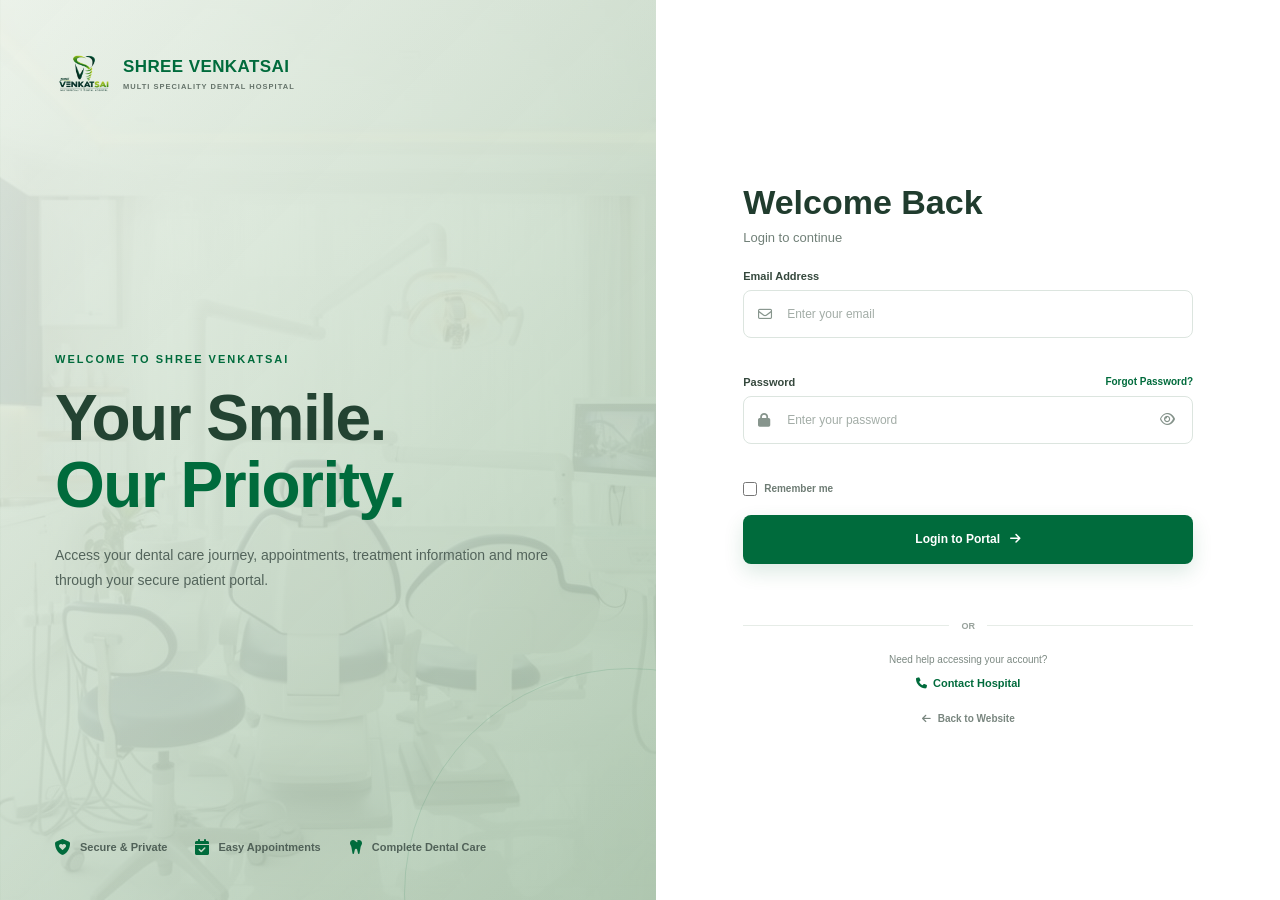
<file: recption/recption.html>
<!DOCTYPE html>
<html lang="en">

<head>
    <meta charset="UTF-8">
    <meta name="viewport" content="width=device-width, initial-scale=1.0">

    <title>
        Reception Appointment |
        SHREE VENKATSAI MULTI SPECIALITY DENTAL HOSPITAL
    </title>

    <link rel="stylesheet" href="https://cdnjs.cloudflare.com/ajax/libs/font-awesome/6.5.2/css/all.min.css">

    <link rel="stylesheet" href="recption.css">
</head>

<body>

    <main class="reception-page">

        <!-- =====================================================
             PAGE HEADER
        ====================================================== -->

        <section class="page-header">

            <div class="page-header-content">

                <span class="page-kicker">
                    RECEPTION / FRONT DESK
                </span>

                <h1>Take Appointment</h1>

                <p>
                    Search an existing patient or register a new patient
                    and book an appointment.
                </p>

            </div>

            <!-- TOP RIGHT ACTIONS -->
            <div class="header-actions">

                <div class="header-icon">
                    <i class="fa-solid fa-calendar-check"></i>
                </div>

                <a href="../login page/login.html"
                   class="logout-btn"
                   id="logoutBtn">

                    <i class="fa-solid fa-right-from-bracket"></i>

                    <span>Logout</span>

                </a>

            </div>

        </section>

        <header class="hospital-header">

            <div class="hospital-brand">

                <img src="../assets/logo.jpg" alt="Shree Venkatsai Dental Hospital Logo" class="hospital-logo">

                <div class="hospital-title">
                    <h1>SHREE VENKATSAI MULTI SPECIALITY DENTAL HOSPITAL</h1>
                    <p>Reception / Front Desk</p>
                </div>

            </div>

        </header>


        <!-- =====================================================
             PATIENT SEARCH
        ====================================================== -->

        <section class="form-card">

            <div class="card-heading">

                <div class="heading-icon">
                    <i class="fa-solid fa-magnifying-glass"></i>
                </div>

                <div>
                    <h2>Search Patient</h2>

                    <p>
                        Search using Patient ID / MRN or registered
                        mobile number.
                    </p>
                </div>

            </div>


            <div class="search-row">

                <div class="search-box">

                    <i class="fa-solid fa-magnifying-glass"></i>

                    <input type="text" id="patientSearch" placeholder="Enter MRN or mobile number">

                </div>

                <button type="button" class="primary-btn" id="searchPatientBtn">
                    <i class="fa-solid fa-search"></i>
                    Search Patient
                </button>

                <button type="button" class="secondary-btn" id="newPatientBtn">
                    <i class="fa-solid fa-user-plus"></i>
                    New Patient
                </button>

            </div>


            <div id="searchMessage" class="search-message"></div>


            <!-- EXISTING PATIENT RESULT -->

            <div id="existingPatient" class="existing-patient hidden">

                <div class="patient-found">

                    <div>

                        <span class="found-label">
                            EXISTING PATIENT FOUND
                        </span>

                        <h3 id="foundPatientName">
                            —
                        </h3>

                    </div>


                    <div class="mrn-box">

                        <span>Patient MRN</span>

                        <strong id="foundPatientMRN">
                            —
                        </strong>

                    </div>

                </div>


                <div class="patient-summary">

                    <div>
                        <span>Phone Number</span>
                        <strong id="foundPatientPhone">—</strong>
                    </div>

                    <div>
                        <span>Age</span>
                        <strong id="foundPatientAge">—</strong>
                    </div>

                    <div>
                        <span>Address</span>
                        <strong id="foundPatientAddress">—</strong>
                    </div>
                    <div>
                        <span>Area</span>
                        <strong id="foundPatientArea">—</strong>
                    </div>

                </div>

            </div>

        </section>


        <!-- =====================================================
             APPOINTMENT / PATIENT FORM
        ====================================================== -->

        <form id="appointmentForm" class="form-card">

            <!-- PATIENT INFORMATION -->

            <div class="card-heading">

                <div class="heading-icon">
                    <i class="fa-solid fa-user"></i>
                </div>

                <div>
                    <h2>Patient Information</h2>

                    <p>
                        Enter the required patient details.
                    </p>
                </div>

            </div>


            <div class="form-grid">


                <!-- MRN -->

                <div class="form-group">

                    <label>
                        Patient Unique ID / MRN
                    </label>

                    <div class="readonly-field">

                        <i class="fa-solid fa-id-card"></i>

                        <input type="text" id="mrn" placeholder="Automatically generated" readonly>

                        <span>AUTO</span>

                    </div>

                    <small>
                        MRN is permanent and cannot be manually changed.
                    </small>

                </div>


                <!-- PATIENT NAME -->

                <div class="form-group">

                    <label for="patientName">
                        Patient Name <b>*</b>
                    </label>

                    <input type="text" id="patientName" placeholder="Enter patient's full name" required>

                </div>


                <!-- DATE OF BIRTH -->

                <div class="form-group">

                    <label for="dateOfBirth">
                        Date Of Birth<b>*</b>
                    </label>

                    <input type="date" id="dateOfBirth" required>

                </div>


                <!-- EMAIL -->

                <div class="form-group">

                    <label for="patientEmail">
                        Email <b></b>
                    </label>

                    <input type="email" id="patientEmail" placeholder="Email">

                </div>


                <!-- AGE -->

                <div class="form-group">

                    <label for="patientAge">
                        Age <b>*</b>
                    </label>

                    <input type="number" id="patientAge" min="0" max="120" placeholder="Enter age" required>

                </div>


                <!-- GENDER -->

                <div class="form-group">

                    <label for="gender">
                        Gender <b>*</b>
                    </label>

                    <select id="gender" required>

                        <option value="">Select Gender</option>
                        <option value="Male">
                            Male
                        </option>

                        <option value="Female">
                            Female
                        </option>
                        <option value="Other">
                            Others
                        </option>

                    </select>

                </div>


                <!-- PATIENT PORTAL PASSWORD (new patients only) -->

                <div class="form-group" id="patientPasswordGroup">

                    <label for="patientPassword">
                        Set Patient Portal Password <b>*</b>
                    </label>

                    <input type="password" id="patientPassword" minlength="6" placeholder="Password for patient portal login">

                    <small>
                        Only needed when registering a NEW patient — the
                        patient will use their mobile/email + this
                        password to log into the Patient Portal.
                    </small>

                </div>


                <!-- DATE -->

                <div class="form-group">

                    <label for="appointmentDate">
                        Booking Date <b>*</b>
                    </label>

                    <input type="date" id="appointmentDate" required>

                </div>


                <!-- ADDRESS -->

                <div class="form-group">

                    <label for="area">
                        Area <b>*</b>
                    </label>

                    <select id="area" required>

                        <option value="">
                            Select location
                        </option>

                        <option value="Kalaburagi City">
                            Kalaburagi City
                        </option>

                        <option value="Sedam Road">
                            Sedam Road
                        </option>

                        <option value="Station Road">
                            Station Road
                        </option>

                        <option value="Super Market">
                            Super Market
                        </option>

                        <option value="Shahabad Road">
                            Shahabad Road
                        </option>

                        <option value="Aland Road">
                            Aland Road
                        </option>

                        <option value="Jewargi Road">
                            Jewargi Road
                        </option>

                        <option value="Ring Road">
                            Ring Road
                        </option>

                        <option value="Other">
                            Other
                        </option>

                    </select>

                </div>


                <div class="form-group full-width hidden" id="otherAddressGroup">

                    <label for="otherAddress">
                        Enter Address <b>*</b>
                    </label>

                    <textarea
                        id="otherAddress"
                        rows="3"
                        placeholder="Enter complete address"
                    ></textarea>

                </div>


                <!-- PHONE -->

                <div class="form-group">

                    <label for="phone">
                        Phone Number <b>*</b>
                    </label>

                    <input type="tel" id="phone" maxlength="10" placeholder="10-digit mobile number" required>

                </div>


                <!-- ALTERNATE PHONE -->

                <div class="form-group">

                    <label for="alternatePhone">
                        Alternate Phone Number
                    </label>

                    <input type="tel" id="alternatePhone" maxlength="10" placeholder="Optional">

                </div>

            </div>


            <!-- =================================================
                 APPOINTMENT DETAILS
            ================================================== -->

            <div class="sub-heading">

                <div class="heading-icon small">
                    <i class="fa-solid fa-calendar-days"></i>
                </div>

                <div>

                    <h3>Appointment Details</h3>

                    <p>
                        Select the date, consultant and appointment time.
                    </p>

                </div>

            </div>


            <div class="form-grid">


                <!-- APPOINTMENT TYPE -->

                <div class="form-group">

                    <label for="appointmentType">
                        Appointment Type <b>*</b>
                    </label>

                    <select id="appointmentType" required>

                        <option value="">
                            Select appointment type
                        </option>

                        <option value="New Consultation">
                            New Consultation
                        </option>

                        <option value="Follow-up">
                            Follow-up
                        </option>

                    </select>

                </div>


                <!-- DEPARTMENT -->

                <div class="form-group">

                    <label for="department">
                        Department <b>*</b>
                    </label>

                    <select id="department" required>

                        <option value="">
                            Select department
                        </option>

                    </select>

                </div>


                <!-- CONSULTANT -->

                <div class="form-group">

                    <label for="consultant">
                        Consultant Name/Doctor <b>*</b>
                    </label>

                    <select id="consultant" required>

                        <option value="">
                            Select consultant
                        </option>

                    </select>

                    <small>
                        Consultants are loaded from the selected department.
                    </small>

                </div>


                <!-- APPOINTMENT TIME -->

                <div class="form-group">

                    <label for="appointmentTime">
                        Appointment Time <b>*</b>
                    </label>

                    <select id="appointmentTime" required>

                        <option value="">
                            Select appointment time
                        </option>

                        <option value="09:00 AM">
                            09:00 AM
                        </option>

                        <option value="09:30 AM">
                            09:30 AM
                        </option>

                        <option value="10:00 AM">
                            10:00 AM
                        </option>

                        <option value="10:30 AM">
                            10:30 AM
                        </option>

                        <option value="11:00 AM">
                            11:00 AM
                        </option>

                        <option value="11:30 AM">
                            11:30 AM
                        </option>

                        <option value="12:00 PM">
                            12:00 PM
                        </option>

                        <option value="02:00 PM">
                            02:00 PM
                        </option>

                        <option value="02:30 PM">
                            02:30 PM
                        </option>

                        <option value="03:00 PM">
                            03:00 PM
                        </option>

                        <option value="03:30 PM">
                            03:30 PM
                        </option>

                        <option value="04:00 PM">
                            04:00 PM
                        </option>

                        <option value="04:30 PM">
                            04:30 PM
                        </option>

                        <option value="05:00 PM">
                            05:00 PM
                        </option>

                        <option value="05:30 PM">
                            05:30 PM
                        </option>

                    </select>

                </div>


                <!-- REASON -->

                <div class="form-group full-width">

                    <label for="visitReason">
                        Reason for Visit
                    </label>

                    <textarea id="visitReason" rows="3" placeholder="Enter reason for appointment"></textarea>

                </div>

            </div>


            <!-- FORM BUTTONS -->

            <div class="form-actions">

                <button type="button" class="secondary-btn" id="clearFormBtn">
                    <i class="fa-solid fa-rotate-left"></i>
                    Clear
                </button>

                <button type="submit" class="primary-btn">
                    <i class="fa-solid fa-calendar-check"></i>
                    Book Appointment
                </button>

            </div>

        </form>

    </main>


    <!-- =====================================================
         SUCCESS MODAL
    ====================================================== -->

    <div class="modal-overlay hidden" id="successModal">

        <div class="success-modal">

            <div class="success-icon">
                <i class="fa-solid fa-check"></i>
            </div>

            <span class="found-label">
                APPOINTMENT CONFIRMED
            </span>

            <h2>
                Appointment Booked Successfully
            </h2>

            <p>
                The appointment has been successfully registered.
            </p>


            <div class="generated-details">

                <div>
                    <span>Patient MRN</span>
                    <strong id="successMRN">
                        —
                    </strong>
                </div>

                <div>
                    <span>Appointment Number</span>
                    <strong id="successAppointmentNo">
                        —
                    </strong>
                </div>

            </div>


            <div class="modal-actions">

                <button type="button" class="secondary-btn" id="closeSuccessBtn">
                    Done
                </button>

                <button type="button" class="primary-btn" id="printAppointmentBtn">
                    <i class="fa-solid fa-print"></i>
                    Print Form
                </button>

            </div>

        </div>

    </div>

<!-- =========================================
     PRINT APPOINTMENT FORM
========================================= -->

<div class="print-container" id="printContainer">

    <!-- TOP DECORATIVE CURVE -->
    <div class="print-top-wave"></div>

    <!-- ================= HOSPITAL HEADER ================= -->
    <div class="print-main-header">

        <div class="print-brand">

            <img
                src="../assets/logo.jpg"
                alt="Shree Venkatsai Dental Hospital Logo"
                class="print-logo"
            >

        </div>

        <div class="print-brand-text">

            <div class="print-brand-small">
                SHREE
            </div>

            <div class="print-brand-name">
                VENKATSAI
            </div>

            <div class="print-brand-subtitle">
                MULTISPECIALITY DENTAL
            </div>

        </div>


        <div class="print-tagline">

            <div class="tagline-title">
                HEALTHY SMILES
            </div>

            <div class="tagline-title">
                BRIGHTER TOMORROWS
            </div>

            <div class="tagline-services">
                Expert Care&nbsp;&nbsp; | &nbsp;&nbsp;Modern Technology&nbsp;&nbsp; | &nbsp;&nbsp;Compassionate Service
            </div>

        </div>

    </div>


    <!-- ================= HOSPITAL NAME ================= -->

    <div class="print-hospital-title">

        <h1>
            SHREE VENKATSAI MULTI SPECIALITY DENTAL HOSPITAL
        </h1>

        <p>
            Your Smile, Our Priority
        </p>

    </div>


    <!-- ================= CONTACT INFORMATION ================= -->

    <div class="print-contact-row">

        <div class="print-contact-item">
            <i class="fa-solid fa-location-dot"></i>
            <span>Kalaburagi City, Karnataka</span>
        </div>

        <div class="print-contact-item">
            <i class="fa-solid fa-phone"></i>
            <span>+91 9141655874</span>
        </div>

        <div class="print-contact-item">
            <i class="fa-solid fa-envelope"></i>
            <span>info@venkatdental.com</span>
        </div>

        <div class="print-contact-item">
            <i class="fa-solid fa-globe"></i>
            <span>www.venkatdental.com</span>
        </div>

    </div>


    <div class="print-divider"></div>


    <!-- ================= FORM TITLE ================= -->

    <div class="print-form-title">

        <h2>
            APPOINTMENT / PATIENT REGISTRATION FORM
        </h2>

    </div>


    <!-- =====================================================
         APPOINTMENT + VISIT INFORMATION
    ====================================================== -->

    <div class="print-top-sections">


        <!-- APPOINTMENT DETAILS -->

        <div class="print-card">

            <div class="print-card-header">

                <div class="print-card-icon">
                    <i class="fa-solid fa-calendar-days"></i>
                </div>

                <h3>
                    Appointment Details
                </h3>

            </div>


            <div class="print-card-body">

                <div class="print-row">

                    <span>Appointment No.</span>

                    <b>:</b>

                    <strong id="printAppointmentNo">-</strong>

                </div>


                <div class="print-row">

                    <span>Appointment Date</span>

                    <b>:</b>

                    <strong id="printAppointmentDate">-</strong>

                </div>


                <div class="print-row">

                    <span>Appointment Time</span>

                    <b>:</b>

                    <strong id="printAppointmentTime">-</strong>

                </div>


                <div class="print-row">

                    <span>Appointment Type</span>

                    <b>:</b>

                    <strong id="printAppointmentType">-</strong>

                </div>

            </div>

        </div>


        <!-- VISIT INFORMATION -->

        <div class="print-card">

            <div class="print-card-header">

                <div class="print-card-icon">
                    <i class="fa-solid fa-file-lines"></i>
                </div>

                <h3>
                    Visit Information
                </h3>

            </div>


            <div class="print-card-body visit-body">

                <div class="print-row visit-reason-row">

                    <span>
                        Reason for Visit
                    </span>

                    <b>:</b>

                    <strong id="printReason">
                        -
                    </strong>

                </div>

            </div>

        </div>

    </div>


    <!-- =====================================================
         PATIENT INFORMATION
    ====================================================== -->

    <div class="print-card patient-print-card">

        <div class="print-card-header">

            <div class="print-card-icon">
                <i class="fa-solid fa-user"></i>
            </div>

            <h3>
                Patient Information
            </h3>

        </div>


        <div class="patient-print-body">

            <!-- LEFT SIDE -->

            <div class="patient-print-left">

                <div class="print-row">

                    <span>Patient MRN / ID</span>

                    <b>:</b>

                    <strong id="printMRN">
                        -
                    </strong>

                </div>


                <div class="print-row">

                    <span>Patient Name</span>

                    <b>:</b>

                    <strong id="printPatientName">
                        -
                    </strong>

                </div>


                <div class="print-row">

                    <span>Age</span>

                    <b>:</b>

                    <strong id="printPatientAge">
                        -
                    </strong>

                </div>


                <div class="print-row">

                    <span>Phone Number</span>

                    <b>:</b>

                    <strong id="printPhone">
                        -
                    </strong>

                </div>


                <div class="print-row">

                    <span>Alternate Phone</span>

                    <b>:</b>

                    <strong id="printAlternatePhone">
                        —
                    </strong>

                </div>


                <div class="print-row">

                    <span>Address</span>

                    <b>:</b>

                    <strong id="printAddress">
                        -
                    </strong>

                </div>

            </div>


            <!-- RIGHT SIDE -->

            <div class="patient-print-right">

                <div class="print-consultant">

                    <span>
                        Consultant
                    </span>

                    <b>:</b>

                    <strong id="printConsultant">
                        -
                    </strong>

                </div>


                <div class="print-consultant-subtitle">
                    General Dentistry
                </div>


                <div class="print-tooth-watermark">

                    <i class="fa-solid fa-tooth"></i>

                    <div>
                        <strong>
                            A Healthier Smile
                        </strong>

                        <span>
                            for a Brighter You!
                        </span>
                    </div>

                </div>

            </div>

        </div>

    </div>


    <!-- =====================================================
         IMPORTANT INFORMATION
    ====================================================== -->

    <div class="important-print-box">

        <div class="important-print-header">

            <div class="print-card-icon">
                <i class="fa-solid fa-file-lines"></i>
            </div>

            <h3>
                Important Information
            </h3>

        </div>


        <ul>

            <li>
                Please arrive 10 minutes before your scheduled appointment time.
            </li>

            <li>
                Carry a valid ID proof and any previous dental records (if available).
            </li>

            <li>
                In case you need to reschedule or cancel, please inform us in advance.
            </li>

            <li>
                For any queries, contact our reception / front desk.
            </li>

        </ul>

    </div>


    <!-- =====================================================
         PRINT FOOTER INFORMATION
    ====================================================== -->

    <div class="print-bottom-info">

        <div class="print-copy-info">

            <strong>
                Reception / Front Desk
            </strong>

            <span>
                Patient Copy
            </span>

        </div>


        <div class="print-thank-you">

            <div>
                Thank You!
            </div>

            <span>
                For Trusting Us
            </span>

        </div>

    </div>


    <!-- ================= BOTTOM CURVE ================= -->

    <div class="print-bottom-wave">

        <div>
            CARING FOR SMILES AT EVERY STAGE OF LIFE
        </div>

    </div>

</div>
  
    <script src="recption.js"></script>

</body>

</html>
</file>
<file: css/style.css>
/* =====================================================
   ODSMART CLIENT BRAND COLORS
   Based on the supplied hospital brochure
===================================================== */

:root {
    --primary-green: #006B3C;
    --dark-green: #004D2A;
    --medium-green: #16824D;

    --olive-green: #8A9A16;
    --light-green: #B7CDB5;
    --mint-green: #EAF2E8;

    --maroon: #9E3A3A;
    --dark-maroon: #7F2E2E;

    --white: #FFFFFF;
    --off-white: #F8FBF7;

    --text-dark: #24352C;
    --text-gray: #65736A;
    --border-green: #D6E2D4;
}

/* =========================
   RESET
========================= */

* {
    margin: 0;
    padding: 0;
    box-sizing: border-box;
}

html {
    scroll-behavior: smooth;
}

body {
    font-family: "Inter", sans-serif;
    color: #24352C;
    background: #FFFFFF;
    line-height: 1.6;
}

a {
    text-decoration: none;
    color: inherit;
}

img {
    width: 100%;
    display: block;
}

.container {
    width: min(1180px, 92%);
    margin: auto;
}

.section {
    padding: 100px 0;
}

/* =====================================================
   COMMON HEADER / NAVBAR
   Keep this section identical across ALL pages.
===================================================== */

.header {
    position: fixed;
    top: 0;
    left: 0;
    width: 100%;
    height: 82px;
    background: #ffffff;
    border-bottom: 1px solid #e3ebe5;
    z-index: 1000;
    transition: box-shadow 0.3s ease;
}

.header.scrolled {
    box-shadow: 0 8px 30px rgba(0, 77, 42, 0.10);
}

.nav-container {
    width: min(1400px, 100%);
    height: 82px;
    margin: 0 auto;
    padding: 0 30px;
    display: flex;
    align-items: center;
}

.logo {
    display: flex;
    align-items: center;
    flex-shrink: 0;
    margin: 0;
    padding: 0;
    text-decoration: none;
}

.logo img {
    width: 58px;
    height: 58px;
    object-fit: contain;
    display: block;
    margin: 0;
    padding: 0;
}

.logo-icon {
    width: 45px;
    height: 45px;
    border-radius: 13px;
    background: var(--primary-green);
    color: var(--white);
    display: flex;
    align-items: center;
    justify-content: center;
    font-size: 22px;
}

.logo-text {
    display: flex;
    flex-direction: column;
    justify-content: center;
    flex-shrink: 0;
    margin: 0 0 0 7px;
    padding: 0;
    line-height: 1;
}

.logo-text span {
    display: block;
    margin: 0;
    padding: 0;
    font-family: "Poppins", sans-serif;
    font-size: 17px;
    font-weight: 800;
    line-height: 1.1;
    letter-spacing: 0.3px;
    color: var(--primary-green);
    white-space: nowrap;
}

.logo-text small {
    display: block;
    margin: 5px 0 0;
    padding: 0;
    font-family: "Poppins", sans-serif;
    font-size: 7.5px;
    font-weight: 700;
    line-height: 1;
    letter-spacing: 0.9px;
    color: var(--text-gray);
    white-space: nowrap;
}

.navbar {
    display: flex;
    align-items: center;
    justify-content: center;
    flex: 1;
    min-width: 0;
    gap: 30px;
    margin-left: 55px;
}

.nav-link {
    position: relative;
    display: inline-flex;
    align-items: center;
    justify-content: center;
    height: 82px;
    margin: 0;
    padding: 0;
    font-family: "Poppins", sans-serif;
    font-size: 13px;
    font-weight: 600;
    line-height: 1;
    color: #30473B;
    text-decoration: none;
    white-space: nowrap;
    transition: color 0.25s ease;
}

.nav-link:hover,
.nav-link.active {
    color: var(--primary-green);
}

.nav-link.active::after {
    content: "";
    position: absolute;
    left: 0;
    right: 0;
    bottom: 0;
    height: 3px;
    background: var(--olive-green);
    border-radius: 5px 5px 0 0;
}

.nav-actions {
    display: flex;
    align-items: center;
    flex-shrink: 0;
    gap: 18px;
    margin-left: 25px;
}

.patient-login {
    display: inline-flex;
    align-items: center;
    justify-content: center;
    gap: 7px;
    margin: 0;
    padding: 0;
    font-family: "Poppins", sans-serif;
    font-size: 13px;
    font-weight: 700;
    line-height: 1;
    color: var(--primary-green);
    text-decoration: none;
    white-space: nowrap;
    transition: color 0.25s ease;
}

.patient-login i {
    margin: 0;
    font-size: 14px;
}

.patient-login:hover {
    color: var(--dark-green);
}

.nav-btn {
    display: inline-flex;
    align-items: center;
    justify-content: center;
    min-height: 42px;
    padding: 0 20px;
    border: none;
    border-radius: 7px;
    background: var(--primary-green);
    color: var(--white);
    font-family: "Poppins", sans-serif;
    font-size: 12px;
    font-weight: 700;
    line-height: 1;
    text-decoration: none;
    white-space: nowrap;
    transition: all 0.3s ease;
    box-shadow: 0 6px 15px rgba(0, 107, 60, 0.15);
}

.nav-btn:hover {
    background: var(--dark-green);
    color: var(--white);
    transform: translateY(-2px);
    box-shadow: 0 9px 20px rgba(0, 77, 42, 0.20);
}

.menu-btn {
    display: none;
    width: 42px;
    height: 42px;
    margin-left: auto;
    padding: 0;
    border: none;
    background: transparent;
    color: var(--dark-green);
    font-size: 22px;
    cursor: pointer;
}

@media (max-width: 1150px) {
    .navbar {
        gap: 20px;
        margin-left: 30px;
    }

    .nav-actions {
        gap: 12px;
        margin-left: 15px;
    }

    .nav-btn {
        padding: 0 15px;
    }
}

@media (max-width: 1050px) {
    .navbar {
        gap: 15px;
    }

    .nav-actions {
        gap: 10px;
    }

    .patient-login {
        display: none;
    }
}

@media (max-width: 850px) {
    .navbar,
    .nav-actions {
        display: none;
    }

    .menu-btn {
        display: flex;
        align-items: center;
        justify-content: center;
    }

    .navbar.mobile-open {
        position: absolute;
        top: 82px;
        left: 0;
        width: 100%;
        padding: 25px;
        display: flex;
        flex-direction: column;
        align-items: center;
        gap: 0;
        margin: 0;
        background: #ffffff;
        border-top: 1px solid var(--border-green);
        box-shadow: 0 15px 30px rgba(0, 0, 0, 0.08);
    }

    .navbar.mobile-open .nav-link {
        width: 100%;
        height: 48px;
        justify-content: center;
    }
}

/* =========================
   HERO
========================= */

.hero {
    position: relative;
    min-height: 760px;
    padding-top: 82px;
    overflow: hidden;
    background: linear-gradient(135deg, #F8FBF7 0%, #EAF2E8 100%);
}

.hero-background {
    position: absolute;
    width: 650px;
    height: 650px;
    right: -220px;
    top: 40px;
    border-radius: 50%;
    background: rgba(0,107,60,.07);
}

.hero-container {
    min-height: 678px;
    display: grid;
    grid-template-columns: 1fr 1fr;
    align-items: center;
    gap: 60px;
}

.hero-tag,
.section-label {
    display: inline-flex;
    align-items: center;
    gap: 9px;
    color: #006B3C;
    font-size: 11px;
    font-weight: 800;
    letter-spacing: 1.4px;
    text-transform: uppercase;
}

.hero-tag span {
    width: 26px;
    height: 2px;
    background: #006B3C;
}

.hero-content h1 {
    margin-top: 18px;
    font-family: "Poppins", sans-serif;
    font-size: clamp(46px, 5vw, 70px);
    line-height: 1.08;
    color: #004D2A;
    letter-spacing: -2px;
}

.hero-content h1 span,
.section-heading h2 span,
.about-content h2 span,
.contact h2 span,
.appointment-content h2 span {
    color: #006B3C;
}

.hero-content > p {
    max-width: 570px;
    margin-top: 23px;
    color: #65736A;
    font-size: 16px;
}

.hero-buttons {
    display: flex;
    align-items: center;
    gap: 15px;
    margin-top: 30px;
}

.primary-btn {
    display: inline-flex;
    align-items: center;
    gap: 12px;
    padding: 15px 23px;
}

.secondary-btn {
    border: 1px solid #C9D8C8;
    border-radius: 9px;
    padding: 14px 22px;
    color: #31533F;
    font-size: 13px;
    font-weight: 700;
    transition: .3s;
}

.secondary-btn:hover {
    border-color: #006B3C;
    color: #006B3C;
}

.hero-trust {
    display: flex;
    gap: 25px;
    margin-top: 30px;
}

.trust-item {
    color: #617268;
    font-size: 12px;
    font-weight: 600;
}

.trust-item i {
    color: #16824D;
    margin-right: 6px;
}


/* HERO IMAGE */

.hero-visual {
    position: relative;
    height: 550px;
    display: flex;
    align-items: center;
    justify-content: center;
}

.hero-image {
    position: relative;
    width: 460px;
    height: 500px;
    border-radius: 230px 230px 30px 30px;
    overflow: hidden;
    box-shadow: 0 30px 70px rgba(0,77,42,.20);
    z-index: 3;
}

.hero-image img {
    height: 100%;
    object-fit: cover;
}

.floating-card {
    position: absolute;
    z-index: 5;
    display: flex;
    align-items: center;
    gap: 12px;
    padding: 15px 18px;
    background: white;
    border-radius: 13px;
    box-shadow: 0 18px 45px rgba(0,77,42,.16);
}

.floating-card strong,
.floating-card span {
    display: block;
}

.floating-card strong {
    font-size: 12px;
    color: #294337;
}

.floating-card span {
    font-size: 10px;
    color: #748277;
    margin-top: 2px;
}

.appointment-card {
    top: 85px;
    left: 0;
}

.specialist-card {
    right: -10px;
    bottom: 85px;
}

.floating-icon,
.doctor-mini {
    width: 40px;
    height: 40px;
    border-radius: 10px;
    display: flex;
    align-items: center;
    justify-content: center;
    background: #EAF2E8;
    color: #006B3C;
}

.hero-circle {
    position: absolute;
    border-radius: 50%;
    border: 1px solid rgba(0,107,60,.15);
}

.circle-one {
    width: 510px;
    height: 510px;
}

.circle-two {
    width: 570px;
    height: 570px;
}


/* =========================
   STATS
========================= */

.stats {
    position: relative;
    z-index: 10;
    margin-top: -1px;
    background: white;
    border-bottom: 1px solid #E4EDE5;
}

.stats-container {
    min-height: 125px;
    display: grid;
    grid-template-columns: repeat(4,1fr);
    align-items: center;
}

.stat-box {
    display: flex;
    align-items: center;
    justify-content: center;
    gap: 14px;
    border-right: 1px solid #E4EDE5;
}

.stat-box:last-child {
    border-right: 0;
}

.stat-icon {
    width: 47px;
    height: 47px;
    border-radius: 12px;
    background: #EAF2E8;
    color: #006B3C;
    display: flex;
    align-items: center;
    justify-content: center;
}

.stat-box h3 {
    font-family: "Poppins", sans-serif;
    color: #004D2A;
    font-size: 23px;
}

.stat-box p {
    font-size: 11px;
    color: #748277;
}


/* =========================
   ABOUT
========================= */

.about-grid {
    display: grid;
    grid-template-columns: .9fr 1.1fr;
    align-items: center;
    gap: 80px;
}

.about-image {
    position: relative;
}

.about-image > img {
    height: 480px;
    object-fit: cover;
    border-radius: 25px;
}

.experience-card {
    position: absolute;
    right: -30px;
    bottom: 30px;
    padding: 20px 27px;
    background: white;
    border-radius: 15px;
    box-shadow: 0 15px 40px rgba(26,65,100,.15);
}

.experience-card strong,
.experience-card span {
    display: block;
}

.experience-card strong {
    color: #006B3C;
    font-size: 18px;
}

.experience-card span {
    font-size: 12px;
    color: #68776D;
}

.about-content h2,
.section-heading h2,
.contact h2 {
    margin-top: 14px;
    font-family: "Poppins", sans-serif;
    font-size: 39px;
    line-height: 1.2;
    color: #004D2A;
}

.about-content > p {
    margin-top: 20px;
    color: #65736A;
    max-width: 570px;
}

.about-points {
    display: grid;
    grid-template-columns: 1fr 1fr;
    gap: 15px;
    margin: 25px 0 30px;
}

.about-points div {
    color: #41564A;
    font-size: 12px;
    font-weight: 600;
}

.about-points i {
    color: #16824D;
    margin-right: 7px;
}

.outline-btn {
    display: inline-flex;
    align-items: center;
    gap: 12px;
    border: 1px solid #BFD0C2;
    border-radius: 8px;
    padding: 12px 20px;
    color: #31533F;
    font-size: 12px;
    font-weight: 700;
}


/* =========================
   SECTION HEADING
========================= */

.section-heading {
    text-align: center;
    max-width: 650px;
    margin: 0 auto 55px;
}

.section-heading p {
    margin-top: 15px;
    color: #718078;
    font-size: 14px;
}


/* =========================
   SPECIALITIES
========================= */

.specialities {
    background: #F4F8F3;
}

.speciality-grid {
    display: grid;
    grid-template-columns: repeat(3,1fr);
    gap: 20px;
}

.speciality-card {
    padding: 28px;
    background: white;
    border: 1px solid #DCE7DE;
    border-radius: 16px;
    transition: .3s;
}

.speciality-card:hover,
.why-card:hover,
.doctor-card:hover {
    transform: translateY(-7px);
    box-shadow: 0 20px 45px rgba(0,77,42,.10);
}

.speciality-card.featured {
    border-top: 3px solid #006B3C;
}

.speciality-icon {
    width: 52px;
    height: 52px;
    display: flex;
    align-items: center;
    justify-content: center;
    border-radius: 13px;
    background: #EAF2E8;
    color: #006B3C;
    font-size: 20px;
    margin-bottom: 20px;
}

.speciality-card h3 {
    color: #294337;
    font-family: "Poppins", sans-serif;
    font-size: 17px;
}

.speciality-card p {
    margin: 9px 0 18px;
    color: #748277;
    font-size: 12px;
}

.speciality-card a,
.doctor-info a {
    color: #006B3C;
    font-size: 11px;
    font-weight: 700;
}


/* =========================
   WHY US
========================= */

.why-grid {
    display: grid;
    grid-template-columns: repeat(4,1fr);
    gap: 20px;
}

.why-card {
    position: relative;
    padding: 32px 25px;
    border: 1px solid #DCE7DE;
    border-radius: 16px;
    transition: .3s;
    overflow: hidden;
}

.why-card > i {
    color: #006B3C;
    font-size: 25px;
    margin-bottom: 22px;
}

.why-number {
    position: absolute;
    right: 20px;
    top: 16px;
    color: #E8EFE8;
    font-size: 28px;
    font-weight: 800;
}

.why-card h3 {
    font-family: "Poppins", sans-serif;
    color: #294337;
    font-size: 16px;
}

.why-card p {
    margin-top: 9px;
    color: #748277;
    font-size: 12px;
}


/* =========================
   DOCTORS
========================= */

.doctors {
    background: #F4F8F3;
}

.doctor-grid {
    display: grid;
    grid-template-columns: repeat(3,1fr);
    gap: 25px;
}

.doctor-card {
    background: white;
    border-radius: 17px;
    overflow: hidden;
    transition: .3s;
}

.doctor-image {
    position: relative;
    height: 320px;
    overflow: hidden;
}

.doctor-image img {
    height: 100%;
    object-fit: cover;
}

.doctor-social {
    position: absolute;
    right: 15px;
    bottom: 15px;
    display: flex;
    gap: 6px;
}

.doctor-social a {
    width: 33px;
    height: 33px;
    border-radius: 50%;
    display: flex;
    align-items: center;
    justify-content: center;
    background: white;
    color: #006B3C;
    font-size: 11px;
}

.doctor-info {
    padding: 23px;
}

.doctor-info span {
    color: #006B3C;
    font-size: 10px;
    font-weight: 800;
    text-transform: uppercase;
    letter-spacing: .8px;
}

.doctor-info h3 {
    margin-top: 6px;
    color: #294337;
    font-family: "Poppins", sans-serif;
    font-size: 17px;
}

.doctor-info p {
    margin: 5px 0 15px;
    color: #7A877D;
    font-size: 11px;
}

.doctor-placeholder {
    display: flex;
    flex-direction: column;
}

.placeholder-icon {
    height: 320px;
    background: #EAF2E8;
    display: flex;
    align-items: center;
    justify-content: center;
    color: #006B3C;
    font-size: 80px;
}


/* =========================
   APPOINTMENT
========================= */

.appointment {
    padding: 90px 0;
}

.appointment-box {
    position: relative;
    min-height: 330px;
    overflow: hidden;
    border-radius: 25px;
    padding: 60px;
    display: flex;
    align-items: center;
    background: linear-gradient(120deg,#004D2A,#006B3C);
}

.appointment-content {
    position: relative;
    z-index: 2;
    max-width: 650px;
}

.appointment-content .section-label {
    color: #D9EAD9;
}

.appointment-content h2 {
    margin-top: 12px;
    font-family: "Poppins", sans-serif;
    color: white;
    font-size: 39px;
    line-height: 1.2;
}

.appointment-content h2 span {
    color: #CFE2CF;
}

.appointment-content p {
    margin: 18px 0 25px;
    color: #DDEBDD;
    font-size: 13px;
    max-width: 500px;
}

.white-btn {
    display: inline-flex;
    align-items: center;
    gap: 12px;
    background: white;
    color: #006B3C;
    padding: 14px 22px;
    border-radius: 9px;
    font-size: 12px;
    font-weight: 800;
}

.appointment-decoration {
    position: absolute;
    right: 80px;
    font-size: 220px;
    color: rgba(255,255,255,.09);
    transform: rotate(-20deg);
}


/* =========================
   CONTACT
========================= */

.contact {
    background: #F4F8F3;
}

.contact-grid {
    display: grid;
    grid-template-columns: 1fr 1fr;
    gap: 80px;
    align-items: center;
}

.contact > .container > div:first-child p {
    margin-top: 18px;
    color: #718078;
    max-width: 500px;
}

.contact-details {
    display: grid;
    gap: 15px;
}

.contact-item {
    display: flex;
    gap: 15px;
    align-items: center;
    background: white;
    padding: 18px;
    border-radius: 12px;
    border: 1px solid #DCE7DE;
}

.contact-icon {
    width: 44px;
    height: 44px;
    border-radius: 11px;
    background: #EAF2E8;
    color: #006B3C;
    display: flex;
    align-items: center;
    justify-content: center;
}

.contact-item strong {
    font-size: 12px;
    color: #294337;
}

.contact-item p {
    margin-top: 2px;
    font-size: 11px;
    color: #748277;
}



/* =====================================================
   FOOTER
===================================================== */

.footer {
    background: #004D2A;
    color: #FFFFFF;
    padding-top: 65px;
}


/* Main Footer Container */

.footer-grid {
    width: 100%;
    max-width: 1240px;

    margin: 0 auto;

    padding: 0 24px 55px;

    display: grid;

    grid-template-columns: 2fr 1fr 1fr 1fr;

    gap: 55px;

    box-sizing: border-box;
}

/* ================================
   FOOTER BOTTOM
================================ */

.footer-bottom {
    display: flex;
    justify-content: space-between;
    align-items: center;
    gap: 20px;
    padding: 22px 0;
    border-top: 1px solid rgba(255, 255, 255, 0.10);
}

.footer-bottom p {
    margin: 0;
    font-size: 14px;
    color: #c5cfdd;
}

/* Powered By */

.powered-by {
    color: #c5cfdd;
    text-decoration: none;
    font-size: 14px;
    font-weight: 500;
    transition: all 0.3s ease;
}

.powered-by:hover {
    color: #0bb5b5;
}

/* =====================================================
   FOOTER BRAND
===================================================== */

.footer-brand {
    display: flex;
    flex-direction: column;
    align-items: flex-start;
}


/* Footer Logo */

.footer-logo {
    display: flex;
    align-items: center;

    text-decoration: none;
}


/* Actual ODSmart Logo */

.footer-logo img {
    width: 58px;
    height: 58px;

    object-fit: contain;

    display: block;
}


/* Logo Text */

.footer-logo .logo-text {
    margin-left: 10px;

    display: flex;
    flex-direction: column;
}

.footer-logo .logo-text span {
    color: #FFFFFF;

    font-size: 19px;

    font-weight: 800;

    line-height: 1.1;
}

.footer-logo .logo-text small {
    color: #B8C8BC;

    font-size: 7px;

    font-weight: 600;

    letter-spacing: 0.7px;

    margin-top: 5px;

    white-space: nowrap;
}


/* Footer Description */

.footer-brand > p {
    max-width: 320px;

    margin-top: 22px;

    color: #B7C8BA;

    font-size: 13px;

    line-height: 1.7;
}


/* =====================================================
   FOOTER LINKS
===================================================== */

.footer-links {
    display: flex;

    flex-direction: column;

    align-items: flex-start;

    gap: 13px;
}

.footer-links h4 {
    margin: 0 0 10px;

    color: #FFFFFF;

    font-size: 15px;

    font-weight: 700;
}

.footer-links a {
    color: #B7C8BA;

    font-size: 13px;

    line-height: 1.5;

    text-decoration: none;

    transition: all 0.25s ease;
}

.footer-links a:hover {
    color: #FFFFFF;

    transform: translateX(3px);
}


/* =====================================================
   SOCIAL LINKS
===================================================== */

.social-links {
    display: flex;

    align-items: center;

    gap: 10px;

    margin-top: 2px;
}

.social-links a {
    width: 38px;
    height: 38px;

    padding: 0;

    border: 1px solid #496354;

    border-radius: 50%;

    display: flex;

    align-items: center;
    justify-content: center;

    color: #B7C8BA;

    transition: all 0.25s ease;
}

.social-links a:hover {
    color: #FFFFFF;

    background: #16824D;

    border-color: #16824D;

    transform: translateY(-3px);
}


/* =====================================================
   FOOTER BOTTOM
===================================================== */

.footer-bottom {
    width: 100%;

    border-top: 1px solid #31513F;

    padding: 20px 24px;

    box-sizing: border-box;

    text-align: center;
}

.footer-bottom p {
    margin: 0;

    color: #91A296;

    font-size: 12px;

    line-height: 1.6;
}


/* =====================================================
   TABLET
===================================================== */

@media (max-width: 900px) {

    .footer-grid {
        grid-template-columns: 1.5fr 1fr 1fr;

        gap: 40px;
    }

    .footer-brand {
        grid-column: 1 / -1;
    }

}


/* =====================================================
   MOBILE
===================================================== */

@media (max-width: 600px) {

    .footer {
        padding-top: 45px;
    }

    .footer-grid {
        grid-template-columns: 1fr;

        gap: 35px;

        padding: 0 22px 40px;
    }

    .footer-brand {
        grid-column: auto;
    }

    .footer-brand > p {
        max-width: 100%;
    }

    .footer-links {
        align-items: flex-start;
    }

    .footer-bottom {
        padding: 18px 20px;
    }

    .footer-bottom p {
        font-size: 11px;
    }

}

/* =========================
   RESPONSIVE
========================= */

@media (max-width: 1050px) {

    .navbar {
        gap: 15px;
    }

    .nav-actions {
        gap: 10px;
    }

    .patient-login {
        display: none;
    }

    .hero-container {
        gap: 30px;
    }

    .hero-image {
        width: 390px;
    }

    .speciality-grid {
        grid-template-columns: repeat(2,1fr);
    }

    .why-grid {
        grid-template-columns: repeat(2,1fr);
    }

}


@media (max-width: 850px) {

    .navbar,
    .nav-actions {
        display: none;
    }

    .menu-btn {
        display: block;
    }

    .navbar.mobile-open {
        position: absolute;
        top: 82px;
        left: 0;
        width: 100%;
        padding: 25px;
        display: flex;
        flex-direction: column;
        background: white;
        border-top: 1px solid #E4EDE5;
        box-shadow: 0 15px 30px rgba(0,0,0,.08);
    }

    .hero-container {
        grid-template-columns: 1fr;
        padding: 70px 0;
    }

    .hero {
        min-height: auto;
    }

    .hero-content {
        text-align: center;
    }

    .hero-content > p {
        margin-left: auto;
        margin-right: auto;
    }

    .hero-buttons,
    .hero-trust {
        justify-content: center;
    }

    .hero-visual {
        height: 500px;
    }

    .stats-container {
        grid-template-columns: repeat(2,1fr);
        padding: 25px 0;
        gap: 20px;
    }

    .stat-box {
        border-right: 0;
    }

    .about-grid,
    .contact-grid {
        grid-template-columns: 1fr;
        gap: 45px;
    }

    .doctor-grid {
        grid-template-columns: 1fr 1fr;
    }

    .footer-grid {
        grid-template-columns: 1fr 1fr;
    }

}


@media (max-width: 600px) {

    .section {
        padding: 70px 0;
    }

    .hero-content h1 {
        font-size: 43px;
    }

    .hero-buttons {
        flex-direction: column;
    }

    .hero-buttons a {
        width: 100%;
        justify-content: center;
        text-align: center;
    }

    .hero-visual {
        height: 420px;
    }

    .hero-image {
        width: 290px;
        height: 390px;
    }

    .appointment-card {
        left: 0;
        top: 40px;
    }

    .specialist-card {
        right: 0;
        bottom: 40px;
    }

    .stats-container {
        grid-template-columns: 1fr 1fr;
    }

    .about-points {
        grid-template-columns: 1fr;
    }

    .speciality-grid,
    .why-grid,
    .doctor-grid {
        grid-template-columns: 1fr;
    }

    .about-content h2,
    .section-heading h2,
    .contact h2 {
        font-size: 30px;
    }

    .appointment-box {
        padding: 40px 25px;
    }

    .appointment-content h2 {
        font-size: 30px;
    }

    .appointment-decoration {
        right: -30px;
        font-size: 150px;
    }

    .footer-grid {
        grid-template-columns: 1fr;
        gap: 35px;
    }

}

/* =====================================================
   ODSMART FINAL THEME OVERRIDES
   Keep these at the bottom of style.css
===================================================== */

body {
    color: var(--text-dark);
    background: var(--white);
}

.hero {
    background: linear-gradient(135deg, #F8FBF7 0%, #EAF2E8 100%);
}

.hero-background {
    background: rgba(0, 107, 60, 0.07);
}

.hero-tag,
.section-label {
    color: var(--primary-green);
}

.hero-tag span {
    background: var(--primary-green);
}

.hero-content h1 {
    color: var(--dark-green);
}

.hero-content h1 span,
.section-heading h2 span,
.about-content h2 span,
.contact h2 span,
.appointment-content h2 span {
    color: var(--primary-green);
}

.secondary-btn {
    border-color: #BFD0C2;
    color: #31533F;
}

.secondary-btn:hover {
    border-color: var(--primary-green);
    color: var(--primary-green);
}

.trust-item i {
    color: var(--medium-green);
}

.floating-icon,
.doctor-mini {
    background: var(--mint-green);
    color: var(--primary-green);
}

.hero-circle {
    border-color: rgba(0, 107, 60, 0.15);
}

.stats {
    border-bottom-color: var(--border-green);
}

.stat-box {
    border-right-color: var(--border-green);
}

.stat-icon {
    background: var(--mint-green);
    color: var(--primary-green);
}

.stat-box h3 {
    color: var(--dark-green);
}

.about-image .experience-card strong {
    color: var(--primary-green);
}

.about-content h2,
.section-heading h2,
.contact h2 {
    color: var(--dark-green);
}

.about-points i {
    color: var(--medium-green);
}

.outline-btn {
    border-color: #BFD0C2;
    color: #31533F;
}

.specialities,
.doctors,
.contact {
    background: #F4F8F3;
}

.speciality-card,
.doctor-card,
.contact-item {
    border-color: #DCE7DE;
}

.speciality-card.featured {
    border-top-color: var(--primary-green);
}

.speciality-icon,
.contact-icon {
    background: var(--mint-green);
    color: var(--primary-green);
}

.speciality-card h3,
.doctor-info h3,
.contact-item strong,
.why-card h3 {
    color: #294337;
}

.speciality-card a,
.doctor-info a {
    color: var(--primary-green);
}

.why-card {
    border-color: #DCE7DE;
}

.why-card > i {
    color: var(--primary-green);
}

.doctor-social a {
    color: var(--primary-green);
}

.doctor-info span {
    color: var(--primary-green);
}

.placeholder-icon {
    background: var(--mint-green);
    color: var(--primary-green);
}

.appointment-box {
    background: linear-gradient(120deg, var(--dark-green), var(--primary-green));
}

.white-btn {
    color: var(--primary-green);
}

.contact-icon {
    color: var(--primary-green);
}

.footer {
    background: var(--dark-green);
}

.footer-logo .logo-text span {
    color: var(--white);
}

.footer-logo .logo-text small {
    color: #B8C8BC;
}

.footer-brand > p {
    color: #B7C8BA;
}

.footer-links a {
    color: #B7C8BA;
}

.footer-links a:hover {
    color: var(--white);
}

.social-links a {
    border-color: #496354;
    color: #B7C8BA;
}

.social-links a:hover {
    background: var(--olive-green);
    border-color: var(--olive-green);
}

.footer-bottom {
    border-top-color: rgba(255, 255, 255, 0.18);
}

.footer-bottom p {
    color: #91A296;
}


@media (max-width: 1150px) {

    .navbar {
        gap: 20px;
        margin-left: 30px;
    }

    .nav-actions {
        gap: 12px;
        margin-left: 15px;
    }

    .nav-btn {
        padding: 0 15px;
    }

}

/* =====================================================
   FINAL NAVBAR DIMENSION LOCK
   These values keep the brand typography and spacing
   identical across all pages.
===================================================== */

.header {
    height: 82px;
}

.nav-container {
    height: 82px;
}

.logo img {
    width: 58px;
    height: 58px;
}

.logo-text {
    margin-left: 7px;
}

.logo-text span {
    font-family: "Poppins", sans-serif;
    font-size: 17px;
    font-weight: 800;
    line-height: 1.1;
    letter-spacing: 0.3px;
    white-space: nowrap;
}

.logo-text small {
    font-family: "Poppins", sans-serif;
    font-size: 7.5px;
    font-weight: 700;
    line-height: 1;
    letter-spacing: 0.9px;
    margin-top: 5px;
    white-space: nowrap;
}

.nav-link {
    height: 82px;
    font-family: "Poppins", sans-serif;
    font-size: 13px;
    font-weight: 600;
}

.patient-login {
    font-family: "Poppins", sans-serif;
    font-size: 13px;
    font-weight: 700;
}

.nav-btn {
    min-height: 42px;
    padding: 0 20px;
    font-family: "Poppins", sans-serif;
    font-size: 12px;
    font-weight: 700;
}

@media (max-width: 850px) {
    .navbar.mobile-open .nav-link {
        height: 48px;
        font-size: 13px;
    }
}

@media (max-width: 768px) {

    .footer-bottom {
        flex-direction: column;
        text-align: center;
        gap: 10px;
    }

    .footer-bottom p,
    .powered-by {
        font-size: 13px;
    }
}
/* =========================================================
   MOBILE NAVIGATION
========================================================= */

.mobile-nav-actions {
    display: none;
}

@media (max-width: 850px) {

    .navbar {
        display: none;
    }

    .nav-actions {
        display: none;
    }

    .menu-btn {
        display: flex;
        align-items: center;
        justify-content: center;
        position: relative;
        z-index: 1100;
    }

    .navbar.mobile-open {
        display: flex;
        flex-direction: column;
        align-items: stretch;
        gap: 0;

        position: absolute;
        top: 100%;
        left: 0;
        right: 0;

        width: 100%;
        padding: 15px 20px 20px;

        background: var(--off-white);

        z-index: 1000;

        box-shadow: 0 10px 25px rgba(0, 0, 0, 0.12);
    }

    .navbar.mobile-open .nav-link {
        display: flex;
        align-items: center;

        width: 100%;
        min-height: 48px;

        padding: 0 10px;

        font-size: 14px;
    }

    .mobile-nav-actions {
        display: flex;
        flex-direction: column;
        gap: 10px;

        width: 100%;

        margin-top: 12px;
        padding-top: 15px;

        border-top: 1px solid var(--border-green);
    }

    .mobile-login {
        display: flex;
        align-items: center;
        justify-content: center;

        width: 100%;
        min-height: 44px;

        text-decoration: none;
        font-family: "Poppins", sans-serif;
        font-size: 13px;
        font-weight: 600;

        color: var(--text-dark);
    }

    .mobile-book-btn {
        display: flex;

        width: 100%;
        min-height: 46px;

        padding: 0 15px;

        position: relative;
        z-index: 1001;

        pointer-events: auto;
    }
}
@media (max-width: 768px) {

    .footer-bottom {
        flex-direction: column;
        text-align: center;
        gap: 10px;
    }

    .footer-bottom p,
    .powered-by {
        font-size: 13px;
    }
}
@media (max-width: 850px) {

    .hero-content {
        position: relative;
        z-index: 10;
    }

    .hero-buttons {
        position: relative;
        z-index: 20;
    }

    .hero-buttons a {
        position: relative;
        z-index: 21;
        pointer-events: auto;
    }

    .hero-background,
    .hero-circle,
    .floating-card {
        pointer-events: none;
    }
}



/* =========================================================
   MOBILE HERO - FIX BUTTON CLICK
========================================================= */

.hero-background {
    pointer-events: none;
}

.hero-circle {
    pointer-events: none;
}

.floating-card {
    pointer-events: none;
}

.hero-content {
    position: relative;
    z-index: 10;
}

.hero-buttons {
    position: relative;
    z-index: 20;
}

.hero-buttons a {
    position: relative;
    z-index: 21;
    pointer-events: auto;
}
</file>
<file: css/home-enhancements.css>
/* Homepage additions — same hospital palette and typography */
.home-section-action{display:flex;justify-content:center;margin-top:34px}.home-facilities-preview,.home-testimonials-preview{background:#F4F8F3}.home-testimonials-preview{border-top:1px solid #E4EDE5}.testimonial-preview-grid{display:grid;grid-template-columns:repeat(3,1fr);gap:20px}.testimonial-preview-card{background:#fff;border:1px solid #DCE7DE;border-radius:16px;padding:28px;transition:.3s}.testimonial-preview-card:hover{transform:translateY(-6px);box-shadow:0 20px 45px rgba(0,77,42,.10)}.stars{color:#8A9A16;letter-spacing:3px;font-size:13px;margin-bottom:15px}.testimonial-preview-card p{color:#65736A;font-size:13px;line-height:1.8}.testimonial-preview-card strong{display:block;margin-top:18px;font-family:Poppins,sans-serif;color:#294337;font-size:13px}.testimonial-preview-card span{font-size:10px;color:#7A877D}.contact-preview-btn{margin-top:28px}.home-about-preview{background:#fff}@media(max-width:850px){.testimonial-preview-grid{grid-template-columns:1fr 1fr}}@media(max-width:600px){.testimonial-preview-grid{grid-template-columns:1fr}.home-section-action{margin-top:25px}}
</file>
<file: book-appointment/book-appointment.css>
/* =========================================================
   ODSMART DENTAL HOSPITAL
   BOOK APPOINTMENT PAGE
   ========================================================= */

* {
    margin: 0;
    padding: 0;
    box-sizing: border-box;
}

:root {

    --dark-green: #123f35;
    --deep-green: #0d3029;
    --green: #286b58;
    --lime: #a7c957;
    --sage: #dce9d7;
    --mint: #edf5ed;

    --white: #ffffff;
    --off-white: #f7faf7;

    --text-dark: #18332c;
    --text: #50635d;
    --border: #dce6e1;

    --maroon: #8b2e35;

    --shadow:
        0 20px 60px rgba(18, 63, 53, 0.10);

    --transition: 0.3s ease;
}

html {
    scroll-behavior: smooth;
}

body {
    font-family:
        "Segoe UI",
        Arial,
        sans-serif;

    background: var(--off-white);
    color: var(--text-dark);

    line-height: 1.6;
}


/* =========================================================
   HEADER
   ========================================================= */

.appointment-header {

    background: var(--white);

    border-bottom:
        1px solid var(--border);

    position: sticky;
    top: 0;
    z-index: 1000;

    box-shadow:
        0 4px 20px rgba(18, 63, 53, 0.06);
}

.header-container {

    width: min(1200px, 92%);

    margin: auto;

    min-height: 82px;

    display: flex;

    align-items: center;

    justify-content: space-between;
}

.brand {

    display: flex;

    align-items: center;

    gap: 12px;

    text-decoration: none;

    color: var(--dark-green);
}

.brand img {

    width: 58px;
    height: 58px;

    object-fit: contain;
}

.brand-text {

    display: flex;

    flex-direction: column;
}

.brand-text span {

    font-size: 26px;

    font-weight: 800;

    letter-spacing: -0.5px;
}

.brand-text small {

    font-size: 8px;

    font-weight: 700;

    letter-spacing: 1.3px;

    color: var(--green);
}

.back-home {

    display: inline-flex;

    align-items: center;

    gap: 9px;

    padding: 11px 20px;

    border: 1px solid var(--green);

    border-radius: 30px;

    color: var(--dark-green);

    text-decoration: none;

    font-size: 14px;

    font-weight: 600;

    transition: var(--transition);
}

.back-home:hover {

    background: var(--dark-green);

    color: var(--white);

    transform: translateY(-2px);
}


/* =========================================================
   HERO
   ========================================================= */

.appointment-hero {

    background:
        linear-gradient(
            135deg,
            var(--deep-green),
            var(--dark-green)
        );

    position: relative;

    overflow: hidden;

    padding: 70px 20px 100px;

    color: var(--white);
}

.appointment-hero::before {

    content: "";

    position: absolute;

    width: 450px;
    height: 450px;

    border-radius: 50%;

    background: rgba(167, 201, 87, 0.10);

    right: -100px;
    top: -200px;
}

.appointment-hero::after {

    content: "";

    position: absolute;

    width: 300px;
    height: 300px;

    border-radius: 50%;

    border: 1px solid rgba(255,255,255,0.08);

    left: -100px;
    bottom: -170px;
}

.hero-content {

    width: min(1100px, 92%);

    margin: auto;

    position: relative;

    z-index: 2;
}

.hero-tag {

    display: inline-flex;

    align-items: center;

    gap: 8px;

    color: var(--lime);

    font-size: 13px;

    font-weight: 800;

    letter-spacing: 2px;

    margin-bottom: 15px;
}

.hero-content h1 {

    font-size: clamp(38px, 5vw, 64px);

    line-height: 1.1;

    max-width: 750px;

    margin-bottom: 20px;

    font-weight: 800;
}

.hero-content h1 span {

    color: var(--lime);

    display: block;
}

.hero-content p {

    max-width: 650px;

    font-size: 17px;

    color: rgba(255,255,255,0.80);

    margin-bottom: 30px;
}

.hero-features {

    display: flex;

    flex-wrap: wrap;

    gap: 24px;
}

.hero-feature {

    display: flex;

    align-items: center;

    gap: 8px;

    font-size: 14px;

    color: rgba(255,255,255,0.90);
}

.hero-feature i {

    color: var(--lime);
}


/* =========================================================
   MAIN
   ========================================================= */

.appointment-main {

    padding: 0 20px 80px;
}

.appointment-wrapper {

    width: min(1180px, 94%);

    margin: -55px auto 0;

    position: relative;

    z-index: 10;

    display: grid;

    grid-template-columns: 330px 1fr;

    gap: 28px;

    align-items: start;
}


/* =========================================================
   LEFT INFORMATION
   ========================================================= */

.appointment-info {

    display: flex;

    flex-direction: column;

    gap: 20px;
}

.info-card {

    background: var(--white);

    border-radius: 20px;

    padding: 30px;

    box-shadow: var(--shadow);

    border: 1px solid rgba(220,230,225,0.8);
}

.info-icon {

    width: 58px;
    height: 58px;

    border-radius: 16px;

    display: flex;

    align-items: center;

    justify-content: center;

    background: var(--sage);

    color: var(--dark-green);

    font-size: 25px;

    margin-bottom: 20px;
}

.info-card h2 {

    font-size: 24px;

    line-height: 1.25;

    margin-bottom: 12px;

    color: var(--dark-green);
}

.info-card > p {

    font-size: 14px;

    color: var(--text);

    margin-bottom: 25px;
}

.info-list {

    display: flex;

    flex-direction: column;

    gap: 20px;
}

.info-item {

    display: flex;

    gap: 12px;

    align-items: flex-start;
}

.info-item > i {

    color: var(--green);

    margin-top: 4px;
}

.info-item div {

    display: flex;

    flex-direction: column;
}

.info-item strong {

    font-size: 14px;

    color: var(--dark-green);
}

.info-item span {

    font-size: 12px;

    color: var(--text);
}


/* =========================================================
   EMERGENCY
   ========================================================= */

.emergency-card {

    background: var(--maroon);

    color: var(--white);

    border-radius: 18px;

    padding: 22px;

    display: flex;

    align-items: center;

    gap: 15px;

    box-shadow:
        0 15px 35px rgba(139,46,53,0.20);
}

.emergency-icon {

    width: 48px;
    height: 48px;

    border-radius: 50%;

    background: rgba(255,255,255,0.14);

    display: flex;

    align-items: center;

    justify-content: center;

    font-size: 19px;

    flex-shrink: 0;
}

.emergency-card > div:last-child {

    display: flex;

    flex-direction: column;
}

.emergency-card span {

    font-size: 12px;

    opacity: 0.85;
}

.emergency-card strong {

    font-size: 16px;

    margin: 2px 0;
}

.emergency-card small {

    font-size: 11px;

    opacity: 0.75;
}


/* =========================================================
   APPOINTMENT CARD
   ========================================================= */

.appointment-card {

    background: var(--white);

    border-radius: 22px;

    padding: 42px;

    box-shadow: var(--shadow);

    border: 1px solid rgba(220,230,225,0.8);
}

.form-heading {

    border-bottom:
        1px solid var(--border);

    padding-bottom: 28px;

    margin-bottom: 32px;
}

.section-label {

    display: inline-block;

    color: var(--green);

    font-size: 11px;

    font-weight: 800;

    letter-spacing: 1.8px;

    margin-bottom: 7px;
}

.form-heading h2 {

    color: var(--dark-green);

    font-size: 32px;

    line-height: 1.2;

    margin-bottom: 8px;
}

.form-heading p {

    color: var(--text);

    font-size: 14px;
}


/* =========================================================
   FORM SECTION
   ========================================================= */

.form-section {

    margin-bottom: 38px;
}

.form-section-title {

    display: flex;

    align-items: center;

    gap: 14px;

    margin-bottom: 25px;
}

.number {

    width: 42px;
    height: 42px;

    display: flex;

    align-items: center;

    justify-content: center;

    border-radius: 12px;

    background: var(--sage);

    color: var(--dark-green);

    font-size: 13px;

    font-weight: 800;
}

.form-section-title h3 {

    font-size: 19px;

    color: var(--dark-green);
}

.form-section-title p {

    color: var(--text);

    font-size: 12px;
}

.form-grid {

    display: grid;

    grid-template-columns:
        repeat(2, minmax(0, 1fr));

    gap: 22px 18px;
}

.form-group {

    min-width: 0;
}

.full-width {

    grid-column: 1 / -1;
}

.form-group label {

    display: block;

    margin-bottom: 8px;

    color: var(--dark-green);

    font-size: 13px;

    font-weight: 700;
}

.form-group label span {

    color: var(--maroon);
}

.input-box,
.textarea-box {

    width: 100%;

    min-height: 51px;

    border: 1px solid var(--border);

    border-radius: 11px;

    background: #fbfdfb;

    display: flex;

    align-items: center;

    transition: var(--transition);
}

.input-box:focus-within,
.textarea-box:focus-within {

    border-color: var(--green);

    background: var(--white);

    box-shadow:
        0 0 0 4px rgba(40,107,88,0.08);
}

.input-box > i,
.textarea-box > i {

    margin-left: 15px;

    color: #78918a;

    font-size: 14px;
}

.input-box input,
.input-box select,
.textarea-box textarea {

    width: 100%;

    border: none;

    outline: none;

    background: transparent;

    color: var(--text-dark);

    font-family: inherit;

    font-size: 14px;
}

.input-box input,
.input-box select {

    height: 49px;

    padding: 0 13px;
}

.input-box input::placeholder,
.textarea-box textarea::placeholder {

    color: #9aa9a4;
}

.select-box select {

    cursor: pointer;

    appearance: auto;
}

.textarea-box {

    align-items: flex-start;

    padding-top: 14px;
}

.textarea-box textarea {

    min-height: 110px;

    resize: vertical;

    padding: 0 14px;
}

.verify-btn {

    border: none;

    background: var(--sage);

    color: var(--dark-green);

    padding: 7px 12px;

    margin-right: 7px;

    border-radius: 7px;

    font-size: 11px;

    font-weight: 700;

    cursor: pointer;

    transition: var(--transition);

    flex-shrink: 0;
}

.verify-btn:hover {

    background: var(--green);

    color: var(--white);
}

.verification-message {

    display: block;

    margin-top: 5px;

    font-size: 11px;

    color: var(--green);
}


/* =========================================================
   BOTTOM
   ========================================================= */

.form-bottom {

    border-top:
        1px solid var(--border);

    padding-top: 25px;

    display: flex;

    justify-content: space-between;

    align-items: center;

    gap: 20px;
}

.checkbox-label {

    display: flex;

    align-items: flex-start;

    gap: 10px;

    max-width: 570px;

    font-size: 12px;

    color: var(--text);

    cursor: pointer;
}

.checkbox-label input {

    width: 17px;
    height: 17px;

    margin-top: 1px;

    accent-color: var(--green);

    flex-shrink: 0;
}

.submit-btn {

    border: none;

    background: var(--dark-green);

    color: var(--white);

    padding: 15px 23px;

    border-radius: 10px;

    display: inline-flex;

    align-items: center;

    gap: 15px;

    font-size: 14px;

    font-weight: 700;

    cursor: pointer;

    white-space: nowrap;

    transition: var(--transition);

    box-shadow:
        0 10px 25px rgba(18,63,53,0.18);
}

.submit-btn:hover {

    background: var(--green);

    transform: translateY(-2px);

    box-shadow:
        0 15px 30px rgba(18,63,53,0.22);
}

.submit-btn i {

    color: var(--lime);
}


/* =========================================================
   SUCCESS MODAL
   ========================================================= */

.success-overlay {

    position: fixed;

    inset: 0;

    background: rgba(8, 31, 26, 0.65);

    backdrop-filter: blur(7px);

    display: none;

    align-items: center;

    justify-content: center;

    padding: 20px;

    z-index: 5000;
}

.success-overlay.active {

    display: flex;
}

.success-modal {

    width: min(500px, 100%);

    background: var(--white);

    border-radius: 24px;

    padding: 40px;

    text-align: center;

    position: relative;

    box-shadow:
        0 30px 80px rgba(0,0,0,0.25);

    animation:
        modalIn 0.35s ease;
}

@keyframes modalIn {

    from {
        opacity: 0;
        transform: translateY(20px) scale(0.97);
    }

    to {
        opacity: 1;
        transform: translateY(0) scale(1);
    }
}

.close-modal {

    position: absolute;

    top: 15px;
    right: 15px;

    width: 35px;
    height: 35px;

    border: none;

    background: var(--mint);

    color: var(--dark-green);

    border-radius: 50%;

    cursor: pointer;
}

.success-icon {

    width: 75px;
    height: 75px;

    margin: 0 auto 20px;

    border-radius: 50%;

    display: flex;

    align-items: center;

    justify-content: center;

    background: var(--sage);

    color: var(--green);

    font-size: 32px;
}

.success-modal h2 {

    color: var(--dark-green);

    font-size: 28px;

    margin-bottom: 10px;
}

.success-modal > p {

    color: var(--text);

    font-size: 14px;

    margin-bottom: 25px;
}

.appointment-summary {

    display: grid;

    grid-template-columns: 1fr 1fr;

    gap: 10px;

    text-align: left;

    margin-bottom: 25px;
}

.appointment-summary div {

    background: var(--mint);

    padding: 12px;

    border-radius: 9px;

    display: flex;

    flex-direction: column;
}

.appointment-summary span {

    font-size: 10px;

    color: var(--text);
}

.appointment-summary strong {

    font-size: 13px;

    color: var(--dark-green);
}

.book-another-btn {

    width: 100%;

    border: none;

    background: var(--dark-green);

    color: var(--white);

    padding: 13px;

    border-radius: 9px;

    font-weight: 700;

    cursor: pointer;

    transition: var(--transition);
}

.book-another-btn:hover {

    background: var(--green);
}

.modal-home {

    display: inline-block;

    margin-top: 15px;

    color: var(--green);

    text-decoration: none;

    font-size: 13px;

    font-weight: 700;
}


/* =========================================================
   FOOTER
   ========================================================= */

.appointment-footer {

    background: var(--deep-green);

    color: var(--white);

    padding: 25px 20px;
}

.footer-container {

    width: min(1180px, 94%);

    margin: auto;

    display: flex;

    align-items: center;

    justify-content: space-between;

    gap: 20px;
}

.footer-brand {

    display: flex;

    flex-direction: column;
}

.footer-brand strong {

    font-size: 21px;
}

.footer-brand span {

    font-size: 8px;

    letter-spacing: 1px;

    color: var(--lime);
}

.footer-container p {

    font-size: 11px;

    color: rgba(255,255,255,0.65);
}


/* =========================================================
   RESPONSIVE
   ========================================================= */

@media (max-width: 1000px) {

    .appointment-wrapper {

        grid-template-columns: 1fr;
    }

    .appointment-info {

        display: grid;

        grid-template-columns: 1fr 1fr;
    }

    .emergency-card {

        height: 100%;
    }
}


@media (max-width: 700px) {

    .header-container {

        min-height: 70px;
    }

    .brand img {

        width: 48px;
        height: 48px;
    }

    .brand-text span {

        font-size: 21px;
    }

    .brand-text small {

        font-size: 6px;
    }

    .back-home {

        padding: 9px 12px;

        font-size: 12px;
    }

    .back-home i {

        display: none;
    }

    .appointment-hero {

        padding: 50px 15px 90px;
    }

    .hero-content {

        width: 94%;
    }

    .hero-content h1 {

        font-size: 38px;
    }

    .hero-content p {

        font-size: 14px;
    }

    .hero-features {

        flex-direction: column;

        gap: 12px;
    }

    .appointment-main {

        padding: 0 12px 50px;
    }

    .appointment-wrapper {

        width: 100%;

        margin-top: -45px;
    }

    .appointment-info {

        grid-template-columns: 1fr;
    }

    .appointment-card {

        padding: 25px 18px;

        border-radius: 17px;
    }

    .form-heading h2 {

        font-size: 26px;
    }

    .form-grid {

        grid-template-columns: 1fr;

        gap: 18px;
    }

    .full-width {

        grid-column: auto;
    }

    .form-bottom {

        flex-direction: column;

        align-items: stretch;
    }

    .submit-btn {

        width: 100%;

        justify-content: center;
    }

    .footer-container {

        flex-direction: column;

        text-align: center;
    }
}


@media (max-width: 450px) {

    .brand-text small {

        display: none;
    }

    .back-home {

        padding: 8px 10px;
    }

    .appointment-hero {

        padding-top: 40px;
    }

    .hero-content h1 {

        font-size: 32px;
    }

    .info-card {

        padding: 23px;
    }

    .appointment-summary {

        grid-template-columns: 1fr;
    }

    .success-modal {

        padding: 30px 20px;
    }
}

/* ========================================
   ADDRESS & AREA FIELDS
======================================== */

.form-group textarea,
.form-group select {
    width: 100%;
    border: 1px solid #d5dfd9;
    border-radius: 10px;
    padding: 13px 15px 13px 45px;
    font-size: 15px;
    font-family: inherit;
    background: #ffffff;
    color: #26352e;
    outline: none;
    transition: all 0.3s ease;
}

.form-group textarea {
    min-height: 100px;
    resize: vertical;
}

.form-group textarea:focus,
.form-group select:focus {
    border-color: #3f7659;
    box-shadow: 0 0 0 3px rgba(63, 118, 89, 0.10);
}

.form-group select {
    cursor: pointer;
}

.required {
    color: #a64242;
}
</file>
<file: css/about.css>
/* =====================================================
   ODSMART CLIENT BRAND PALETTE
   Brochure-inspired visual system
===================================================== */
:root {
    --primary-green: #006B3C;
    --dark-green: #004D2A;
    --medium-green: #16824D;
    --olive-green: #8A9A16;
    --light-green: #B7CDB5;
    --mint-green: #EAF2E8;
    --maroon: #9E3A3A;
    --dark-maroon: #7F2E2E;
    --white: #FFFFFF;
    --off-white: #F8FBF7;
    --text-dark: #24352C;
    --text-gray: #65736A;
    --border-green: #D6E2D4;
}

/* =====================================================
   ODSMART ABOUT PAGE
===================================================== */

.about-page {
    overflow: hidden;
    background: #FFFFFF;
}

/* =====================================================
   HEADER
===================================================== */
.header {
    position: fixed;
    top: 0;
    left: 0;
    width: 100%;
    height: 82px;
    background: #ffffff;
    border-bottom: 1px solid #e3ebe5;
    z-index: 1000;
    transition: box-shadow 0.3s ease;
}

.header.scrolled {
    box-shadow: 0 8px 30px rgba(0, 77, 42, 0.10);
}

.nav-container {
    width: min(1400px, 100%);
    height: 82px;
    margin: 0 auto;
    padding: 0 30px;
    display: flex;
    align-items: center;
}

.logo {
    display: flex;
    align-items: center;
    flex-shrink: 0;
    margin: 0;
    padding: 0;
    text-decoration: none;
}

.logo img {
    width: 58px;
    height: 58px;
    object-fit: contain;
    display: block;
    margin: 0;
    padding: 0;
}

.logo-icon {
    width: 45px;
    height: 45px;
    border-radius: 13px;
    background: var(--primary-green);
    color: var(--white);
    display: flex;
    align-items: center;
    justify-content: center;
    font-size: 22px;
}

.logo-text {
    display: flex;
    flex-direction: column;
    justify-content: center;
    flex-shrink: 0;
    margin: 0 0 0 7px;
    padding: 0;
    line-height: 1;
}

.logo-text span {
    display: block;
    margin: 0;
    padding: 0;
    font-family: "Poppins", sans-serif;
    font-size: 17px;
    font-weight: 800;
    line-height: 1.1;
    letter-spacing: 0.3px;
    color: var(--primary-green);
    white-space: nowrap;
}

.logo-text small {
    display: block;
    margin: 5px 0 0;
    padding: 0;
    font-family: "Poppins", sans-serif;
    font-size: 7.5px;
    font-weight: 700;
    line-height: 1;
    letter-spacing: 0.9px;
    color: var(--text-gray);
    white-space: nowrap;
}

.navbar {
    display: flex;
    align-items: center;
    justify-content: center;
    flex: 1;
    min-width: 0;
    gap: 30px;
    margin-left: 55px;
}

.nav-link {
    position: relative;
    display: inline-flex;
    align-items: center;
    justify-content: center;
    height: 82px;
    margin: 0;
    padding: 0;
    font-family: "Poppins", sans-serif;
    font-size: 13px;
    font-weight: 600;
    line-height: 1;
    color: #30473B;
    text-decoration: none;
    white-space: nowrap;
    transition: color 0.25s ease;
}

.nav-link:hover,
.nav-link.active {
    color: var(--primary-green);
}

.nav-link.active::after {
    content: "";
    position: absolute;
    left: 0;
    right: 0;
    bottom: 0;
    height: 3px;
    background: var(--olive-green);
    border-radius: 5px 5px 0 0;
}

.nav-actions {
    display: flex;
    align-items: center;
    flex-shrink: 0;
    gap: 18px;
    margin-left: 25px;
}

.patient-login {
    display: inline-flex;
    align-items: center;
    justify-content: center;
    gap: 7px;
    margin: 0;
    padding: 0;
    font-family: "Poppins", sans-serif;
    font-size: 13px;
    font-weight: 700;
    line-height: 1;
    color: var(--primary-green);
    text-decoration: none;
    white-space: nowrap;
    transition: color 0.25s ease;
}

.patient-login i {
    margin: 0;
    font-size: 14px;
}

.patient-login:hover {
    color: var(--dark-green);
}

.nav-btn {
    display: inline-flex;
    align-items: center;
    justify-content: center;
    min-height: 42px;
    padding: 0 20px;
    border: none;
    border-radius: 7px;
    background: var(--primary-green);
    color: var(--white);
    font-family: "Poppins", sans-serif;
    font-size: 12px;
    font-weight: 700;
    line-height: 1;
    text-decoration: none;
    white-space: nowrap;
    transition: all 0.3s ease;
    box-shadow: 0 6px 15px rgba(0, 107, 60, 0.15);
}

.nav-btn:hover {
    background: var(--dark-green);
    color: var(--white);
    transform: translateY(-2px);
    box-shadow: 0 9px 20px rgba(0, 77, 42, 0.20);
}

.menu-btn {
    display: none;
    width: 42px;
    height: 42px;
    margin-left: auto;
    padding: 0;
    border: none;
    background: transparent;
    color: var(--dark-green);
    font-size: 22px;
    cursor: pointer;
}

@media (max-width: 1150px) {
    .navbar {
        gap: 20px;
        margin-left: 30px;
    }

    .nav-actions {
        gap: 12px;
        margin-left: 15px;
    }

    .nav-btn {
        padding: 0 15px;
    }
}

@media (max-width: 1050px) {
    .navbar {
        gap: 15px;
    }

    .nav-actions {
        gap: 10px;
    }

    .patient-login {
        display: none;
    }
}

@media (max-width: 850px) {
    .navbar,
    .nav-actions {
        display: none;
    }

    .menu-btn {
        display: flex;
        align-items: center;
        justify-content: center;
    }

    .navbar.mobile-open {
        position: absolute;
        top: 82px;
        left: 0;
        width: 100%;
        padding: 25px;
        display: flex;
        flex-direction: column;
        align-items: center;
        gap: 0;
        margin: 0;
        background: #ffffff;
        border-top: 1px solid var(--border-green);
        box-shadow: 0 15px 30px rgba(0, 0, 0, 0.08);
    }

    .navbar.mobile-open .nav-link {
        width: 100%;
        height: 48px;
        justify-content: center;
    }
}

/* =====================================================
   ABOUT HERO
===================================================== */

.about-hero {
    min-height: 470px;
    position: relative;
    display: flex;
    align-items: center;

    background:
        linear-gradient(
            90deg,
            rgba(0, 77, 42, 0.94),
            rgba(0, 77, 42, 0.78),
            rgba(0, 77, 42, 0.38)
        ),
        url("../assets/dental-about.jpg");

    background-size: cover;
    background-position: center;
}

.about-hero-content {
    position: relative;
    z-index: 2;
    padding-top: 50px;
}

.hero-label,
.section-label {
    display: inline-block;

    font-size: 13px;
    font-weight: 700;
    letter-spacing: 2px;

    color: #16824D;

    margin-bottom: 15px;
}

/* .hero-label {
    color: black;
} */

.about-hero h1 {
    max-width: 760px;

    font-size: clamp(42px, 5vw, 70px);
    line-height: 1.05;

    color: #FFFFFF;

    margin: 0 0 25px;
}

.about-hero h1 span {
    display: block;
    color: white;
}

.about-hero p {
    max-width: 620px;

    color: rgba(255, 255, 255, 0.82);

    font-size: 18px;
    line-height: 1.8;

    margin-bottom: 30px;
}

.hero-breadcrumb {
    display: flex;
    align-items: center;
    gap: 12px;

    color: #FFFFFF;

    font-size: 14px;
}

.hero-breadcrumb a {
    color: white;
    text-decoration: none;
}

.hero-breadcrumb i {
    font-size: 10px;
    opacity: 0.7;
}


/* =====================================================
   INTRODUCTION
===================================================== */

.about-introduction {
    padding: 110px 0;
    background: #FFFFFF;
}

.about-intro-grid {
    display: grid;
    grid-template-columns: 0.95fr 1.05fr;

    gap: 90px;

    align-items: center;
}

.about-intro-image {
    position: relative;
}

.about-intro-image img {
    width: 100%;
    height: 570px;

    object-fit: cover;

    border-radius: 25px;

    display: block;

    box-shadow: 0 25px 70px rgba(20, 70, 110, 0.15);
}

.intro-floating-card {
    position: absolute;

    right: -35px;
    bottom: 35px;

    display: flex;
    align-items: center;
    gap: 15px;

    padding: 20px 25px;

    background: #FFFFFF;

    border-radius: 15px;

    box-shadow: 0 15px 45px rgba(10, 60, 100, 0.18);
}

.floating-icon {
    width: 50px;
    height: 50px;

    display: flex;
    align-items: center;
    justify-content: center;

    border-radius: 12px;

    color: #FFFFFF;
    background: #16824D;

    font-size: 21px;
}

.intro-floating-card strong {
    display: block;

    color: #102b45;

    font-size: 17px;
}

.intro-floating-card span {
    display: block;

    color: #718094;

    font-size: 13px;

    margin-top: 4px;
}

.about-intro-content h2,
.why-content h2 {
    color: #102b45;

    font-size: clamp(35px, 4vw, 52px);

    line-height: 1.15;

    margin: 0 0 25px;
}

.about-intro-content h2 span,
.why-content h2 span,
.section-heading h2 span,
.about-cta h2 span {
    color: #16824D;
}

.about-intro-content > p {
    color: #68788b;

    font-size: 16px;
    line-height: 1.85;

    margin-bottom: 18px;
}

.intro-features {
    display: grid;
    grid-template-columns: 1fr 1fr;

    gap: 16px;

    margin: 30px 0;
}

.intro-feature {
    display: flex;
    align-items: center;

    gap: 10px;

    color: #30475d;

    font-size: 14px;
    font-weight: 600;
}

.intro-feature i {
    color: #16824D;
    font-size: 17px;
}

.about-primary-btn {
    display: inline-flex;
    align-items: center;

    gap: 12px;

    padding: 15px 25px;

    background: #16824D;
    color: #FFFFFF;

    text-decoration: none;

    border-radius: 8px;

    font-weight: 600;

    transition: 0.3s ease;
}

.about-primary-btn:hover {
    background: #102b45;
    transform: translateY(-3px);
}


/* =====================================================
   STATISTICS
===================================================== */

.about-stats {
    padding: 55px 0;

    background: #f2f8fc;
}

.stats-grid {
    display: grid;

    grid-template-columns: repeat(4, 1fr);

    gap: 25px;
}

.stat-box {
    display: flex;
    align-items: center;

    gap: 18px;

    padding: 25px;

    background: #FFFFFF;

    border: 1px solid #e1edf5;

    border-radius: 15px;

    transition: 0.3s ease;
}

.stat-box:hover {
    transform: translateY(-6px);

    box-shadow: 0 15px 35px rgba(20, 100, 150, 0.12);
}

.stat-icon {
    min-width: 55px;
    height: 55px;

    display: flex;
    align-items: center;
    justify-content: center;

    border-radius: 13px;

    background: #e7f5fd;
    color: #16824D;

    font-size: 22px;
}

.stat-box strong {
    color: #102b45;

    font-size: 28px;
    line-height: 1;
}

.stat-box > div > span {
    color: #16824D;

    font-size: 22px;
    font-weight: 700;
}

.stat-box p {
    margin: 7px 0 0;

    color: #718094;

    font-size: 13px;
}


/* =====================================================
   SECTION HEADING
===================================================== */

.section-heading {
    margin-bottom: 60px;
}

.section-heading.centered {
    text-align: center;
}

.section-heading h2 {
    color: #102b45;

    font-size: clamp(34px, 4vw, 50px);

    line-height: 1.15;

    margin: 0 auto 18px;
}

.section-heading p {
    max-width: 650px;

    margin: auto;

    color: #718094;

    line-height: 1.8;
}


/* =====================================================
   MISSION
===================================================== */

.mission-section {
    padding: 110px 0;

    background: #FFFFFF;
}

.mission-grid {
    display: grid;

    grid-template-columns: repeat(3, 1fr);

    gap: 25px;
}

.mission-card {
    position: relative;

    padding: 40px 35px;

    background: #f7fbfe;

    border: 1px solid #e2edf4;

    border-radius: 18px;

    transition: 0.35s ease;

    overflow: hidden;
}

.mission-card:hover {
    transform: translateY(-8px);

    background: #FFFFFF;

    box-shadow: 0 20px 45px rgba(20, 90, 130, 0.13);
}

.mission-icon {
    width: 65px;
    height: 65px;

    display: flex;
    align-items: center;
    justify-content: center;

    margin-bottom: 25px;

    border-radius: 15px;

    background: #e4f4fc;

    color: #16824D;

    font-size: 25px;
}

.mission-card h3 {
    color: #102b45;

    font-size: 22px;

    margin-bottom: 15px;
}

.mission-card p {
    color: #718094;

    line-height: 1.8;

    font-size: 15px;
}

.mission-line {
    width: 45px;
    height: 3px;

    margin-top: 25px;

    background: #16824D;

    border-radius: 10px;
}


/* =====================================================
   WHY CHOOSE US
===================================================== */

.why-us-section {
    padding: 110px 0;

    background: #f3f8fc;
}

.why-grid {
    display: grid;

    grid-template-columns: 1fr 0.9fr;

    gap: 90px;

    align-items: center;
}

.why-content > p {
    color: #718094;

    line-height: 1.8;

    max-width: 600px;
}

.why-list {
    margin-top: 35px;
}

.why-item {
    display: flex;

    gap: 20px;

    padding: 22px 0;

    border-bottom: 1px solid #dce8ef;
}

.why-number {
    min-width: 45px;

    color: #16824D;

    font-size: 14px;
    font-weight: 800;
}

.why-item h3 {
    color: #102b45;

    margin: 0 0 7px;

    font-size: 18px;
}

.why-item p {
    color: #718094;

    line-height: 1.7;

    margin: 0;

    font-size: 14px;
}

.why-image {
    position: relative;
}

.why-image img {
    width: 100%;
    height: 580px;

    object-fit: cover;

    border-radius: 25px;

    display: block;

    box-shadow: 0 25px 60px rgba(20, 70, 110, 0.15);
}

.why-badge {
    position: absolute;

    left: -35px;
    bottom: 35px;

    display: flex;
    align-items: center;

    gap: 15px;

    padding: 18px 24px;

    background: #FFFFFF;

    border-radius: 14px;

    box-shadow: 0 15px 40px rgba(20, 80, 120, 0.18);
}

.why-badge > i {
    font-size: 28px;

    color: #16824D;
}

.why-badge strong {
    display: block;

    color: #102b45;
}

.why-badge span {
    display: block;

    margin-top: 4px;

    color: #718094;

    font-size: 13px;
}


/* =====================================================
   SPECIALITIES
===================================================== */

.specialties-section {
    padding: 110px 0;

    background: #FFFFFF;
}

.specialties-grid {
    display: grid;

    grid-template-columns: repeat(3, 1fr);

    gap: 25px;
}

.specialty-card {
    padding: 35px;

    border: 1px solid #e2edf4;

    border-radius: 18px;

    background: #FFFFFF;

    transition: 0.35s ease;
}

.specialty-card:hover {
    transform: translateY(-8px);

    border-color: #a9daf2;

    box-shadow: 0 20px 45px rgba(20, 100, 150, 0.12);
}

.specialty-icon {
    width: 58px;
    height: 58px;

    display: flex;
    align-items: center;
    justify-content: center;

    border-radius: 14px;

    background: #e9f6fc;

    color: #16824D;

    font-size: 23px;

    margin-bottom: 25px;
}

.specialty-card h3 {
    color: #102b45;

    font-size: 20px;

    margin-bottom: 12px;
}

.specialty-card p {
    color: #718094;

    font-size: 14px;

    line-height: 1.75;

    margin-bottom: 22px;
}

.specialty-card a {
    display: inline-flex;

    align-items: center;

    gap: 8px;

    color: #16824D;

    font-size: 14px;
    font-weight: 700;

    text-decoration: none;

    transition: 0.3s ease;
}

.specialty-card a:hover {
    gap: 13px;
}


/* =====================================================
   PATIENT JOURNEY
===================================================== */

.patient-journey {
    padding: 110px 0;

    background: #f3f8fc;
}

.journey-wrapper {
    position: relative;

    display: grid;

    grid-template-columns: repeat(4, 1fr);

    gap: 25px;
}

.journey-line {
    position: absolute;

    top: 35px;
    left: 12%;
    right: 12%;

    height: 2px;

    background: #c9e5f2;
}

.journey-step {
    position: relative;

    z-index: 2;

    text-align: center;
}

.journey-number {
    width: 70px;
    height: 70px;

    display: flex;
    align-items: center;
    justify-content: center;

    margin: 0 auto 25px;

    border-radius: 50%;

    background: #16824D;

    color: #FFFFFF;

    border: 7px solid #f3f8fc;

    box-shadow: 0 0 0 2px #a9daf2;

    font-weight: 800;
}

.journey-content {
    padding: 0 10px;
}

.journey-content h3 {
    color: #102b45;

    font-size: 19px;

    margin-bottom: 10px;
}

.journey-content p {
    color: #718094;

    font-size: 14px;

    line-height: 1.7;
}


/* =====================================================
   CTA
===================================================== */

.about-cta {
    padding: 100px 0;

    background:
        linear-gradient(
            135deg,
            #0d304c,
            #126c9d
        );

    text-align: center;
}

.about-cta .section-label {
    color: #72d5ff;
}

.about-cta h2 {
    max-width: 750px;

    margin: auto auto 20px;

    color: #FFFFFF;

    font-size: clamp(35px, 4vw, 52px);

    line-height: 1.15;
}

.about-cta h2 span {
    color: #72d5ff;
}

.about-cta p {
    max-width: 650px;

    margin: 0 auto 35px;

    color: rgba(255, 255, 255, 0.8);

    line-height: 1.8;
}

.cta-buttons {
    display: flex;

    justify-content: center;

    gap: 15px;

    flex-wrap: wrap;
}

.cta-primary,
.cta-secondary {
    display: inline-flex;

    align-items: center;

    gap: 10px;

    padding: 15px 25px;

    border-radius: 8px;

    text-decoration: none;

    font-weight: 700;

    transition: 0.3s ease;
}

.cta-primary {
    background: #FFFFFF;

    color: #126c9d;
}

.cta-primary:hover {
    transform: translateY(-3px);

    box-shadow: 0 10px 25px rgba(0, 0, 0, 0.15);
}

.cta-secondary {
    color: #FFFFFF;

    border: 1px solid rgba(255, 255, 255, 0.5);
}

.cta-secondary:hover {
    background: rgba(255, 255, 255, 0.1);

    border-color: #FFFFFF;
}


/* =====================================================
   RESPONSIVE
===================================================== */

@media (max-width: 1100px) {

    .about-intro-grid,
    .why-grid {
        gap: 50px;
    }

    .stats-grid {
        grid-template-columns: repeat(2, 1fr);
    }

    .specialties-grid {
        grid-template-columns: repeat(2, 1fr);
    }

}


@media (max-width: 900px) {

    .about-intro-grid,
    .why-grid {
        grid-template-columns: 1fr;
    }

    .about-intro-image {
        max-width: 700px;

        margin: auto;
    }

    .why-image {
        max-width: 700px;

        margin: auto;

        order: -1;
    }

    .mission-grid {
        grid-template-columns: 1fr;
    }

    .journey-wrapper {
        grid-template-columns: 1fr 1fr;

        gap: 45px;
    }

    .journey-line {
        display: none;
    }

}


@media (max-width: 650px) {

    .about-hero {
        min-height: 430px;
    }

    .about-introduction,
    .mission-section,
    .why-us-section,
    .specialties-section,
    .patient-journey {
        padding: 75px 0;
    }

    .about-intro-image img,
    .why-image img {
        height: 420px;
    }

    .intro-floating-card,
    .why-badge {
        right: 15px;
        left: 15px;
        bottom: 20px;
    }

    .intro-features {
        grid-template-columns: 1fr;
    }

    .stats-grid {
        grid-template-columns: 1fr;
    }

    .specialties-grid {
        grid-template-columns: 1fr;
    }

    .journey-wrapper {
        grid-template-columns: 1fr;
    }

    .about-cta {
        padding: 75px 20px;
    }

}


@media (max-width: 450px) {

    .about-hero h1 {
        font-size: 38px;
    }

    .about-hero p {
        font-size: 15px;
    }

    .about-intro-image img,
    .why-image img {
        height: 350px;
    }

    .mission-card,
    .specialty-card {
        padding: 28px 24px;
    }

}

/* =====================================================
   ODSMART ABOUT PAGE - FINAL THEME
===================================================== */

body {
    color: var(--text-dark);
    background: var(--white);
}

.about,
.about-intro,
.about-section {
    background: var(--white);
}

.section-label {
    color: var(--primary-green);
}

.about-content h2,
.about-intro h2,
.section-heading h2 {
    color: var(--dark-green);
}

.about-content h2 span,
.about-intro h2 span,
.section-heading h2 span {
    color: var(--primary-green);
}

.about-points i,
.about-point i {
    color: var(--medium-green);
}

.outline-btn {
    border-color: #BFD0C2;
    color: #31533F;
}

.outline-btn:hover {
    border-color: var(--primary-green);
    color: var(--primary-green);
}

.experience-card {
    border-color: #D6E2D4;
}

.experience-card strong {
    color: var(--primary-green);
}

.stats,
.about-stats {
    background: var(--mint-green);
}

.stat-box {
    border-color: var(--border-green);
}

.stat-icon {
    background: var(--white);
    color: var(--primary-green);
}

.stat-box h3 {
    color: var(--dark-green);
}

.stat-box p {
    color: var(--text-gray);
}

.mission-card,
.vision-card,
.value-card,
.about-card,
.why-card {
    border-color: #DCE7DE;
    background: var(--white);
}

.mission-icon,
.vision-icon,
.value-icon,
.about-card-icon,
.why-card > i {
    background: var(--mint-green);
    color: var(--primary-green);
}

.mission-card:hover .mission-icon,
.vision-card:hover .vision-icon,
.value-card:hover .value-icon {
    background: var(--primary-green);
    color: var(--white);
}

.modern-care,
.modern-dental-care {
    background: var(--off-white);
}

.specialities {
    background: #F4F8F3;
}

.speciality-card {
    background: var(--white);
    border-color: #DCE7DE;
}

.speciality-card.featured {
    border-top-color: var(--primary-green);
}

.speciality-icon {
    background: var(--mint-green);
    color: var(--primary-green);
}

.speciality-card a {
    color: var(--primary-green);
}

.patient-journey {
    background: var(--mint-green);
}

.journey-step i,
.journey-icon {
    color: var(--primary-green);
}

.about-cta,
.cta-section {
    background: linear-gradient(120deg, var(--dark-green), var(--primary-green));
}

.about-cta .primary-btn,
.cta-section .primary-btn {
    background: var(--white);
    color: var(--primary-green);
}

.about-cta .primary-btn:hover,
.cta-section .primary-btn:hover {
    background: var(--off-white);
}


/* =====================================================
   NAVBAR NOTE
   The navbar is intentionally NOT styled in this file.
   Its complete styling is controlled by css/style.css
   so Home, About, Login and future pages use one
   identical navbar design.
===================================================== */
/* =========================================
   FOOTER BOTTOM - POWERED BY
========================================= */

.footer-bottom {
    display: flex;
    justify-content: space-between;
    align-items: center;
    gap: 20px;
    padding: 22px 0;
    border-top: 1px solid rgba(255, 255, 255, 0.10);
}

.footer-bottom p {
    margin: 0;
    font-size: 14px;
    color: #c5cfdd;
}

.powered-by {
    color: #c5cfdd;
    text-decoration: none;
    font-size: 14px;
    font-weight: 500;
    transition: all 0.3s ease;
    margin-right: 10px;
}

.powered-by:hover {
    color: #0bb5b5;
}

@media (max-width: 768px) {

    .footer-bottom {
        flex-direction: column;
        justify-content: center;
        text-align: center;
        gap: 10px;
    }

    .footer-bottom p,
    .powered-by {
        font-size: 13px;
    }
}
</file>
<file: css/site-pages.css>
/* Shared styling for individual public pages. */
.inner-page{padding-top:82px}.inner-hero{position:relative;overflow:hidden;padding:105px 0 90px;background:linear-gradient(135deg,#F8FBF7 0%,#EAF2E8 100%);border-bottom:1px solid #DCE7DE}.inner-hero:after{content:"";position:absolute;width:360px;height:360px;border:1px solid rgba(0,107,60,.12);border-radius:50%;right:-120px;top:-110px}.inner-hero h1{margin-top:14px;font:800 clamp(40px,5vw,62px)/1.08 Poppins,sans-serif;color:#004D2A;letter-spacing:-1.5px;max-width:760px}.inner-hero h1 span{color:#006B3C}.inner-hero p{max-width:650px;margin-top:18px;color:#65736A;font-size:15px}.breadcrumb{display:flex;align-items:center;gap:10px;margin-top:28px;color:#748277;font-size:12px;font-weight:600}.breadcrumb a{color:#006B3C}.doctor-grid-full{grid-template-columns:repeat(3,1fr)}.doctors-page-section{background:#fff}.doctor-meta{display:flex;flex-wrap:wrap;gap:10px;margin-top:14px}.doctor-meta span{font-size:10px;color:#718078;background:#F4F8F3;border:1px solid #DCE7DE;padding:7px 9px;border-radius:7px}.doctor-meta i{color:#006B3C;margin-right:4px}.doctor-care-band{background:#F4F8F3}.doctor-care-band .container{display:flex;align-items:center;justify-content:space-between;gap:40px}.doctor-care-band h2{margin-top:12px;font:700 38px/1.2 Poppins,sans-serif;color:#004D2A}.doctor-care-band h2 span{color:#006B3C}.doctor-care-band p{max-width:650px;margin-top:14px;color:#65736A}.contact-page-section{background:#fff}.contact-page-grid{display:grid;grid-template-columns:1fr 1fr;gap:70px;align-items:start}.contact-page-info h2,.contact-form-card h2{margin-top:12px;font:700 38px/1.2 Poppins,sans-serif;color:#004D2A}.contact-page-info h2 span,.contact-form-card h2 span{color:#006B3C}.contact-page-info>p{margin:16px 0 24px;color:#65736A;max-width:520px}.contact-detail-card{display:flex;align-items:center;gap:14px;background:#F8FBF7;border:1px solid #DCE7DE;border-radius:12px;padding:16px;margin-top:12px}.contact-detail-card strong{font-size:12px;color:#294337}.contact-detail-card p{font-size:11px;color:#748277;margin-top:2px}.contact-form-card{background:#F4F8F3;border:1px solid #DCE7DE;border-radius:20px;padding:34px}.contact-form-card h2{font-size:30px}.contact-form-card form{margin-top:24px}.contact-form-card label{display:flex;flex-direction:column;gap:7px;font-size:11px;font-weight:700;color:#41564A;margin-bottom:16px}.contact-form-card input,.contact-form-card textarea{width:100%;border:1px solid #C9D8C8;border-radius:9px;background:#fff;padding:13px 14px;font:400 13px Inter,sans-serif;color:#24352C;outline:none;transition:.2s}.contact-form-card input:focus,.contact-form-card textarea:focus{border-color:#006B3C;box-shadow:0 0 0 3px rgba(0,107,60,.08)}.form-grid{display:grid;grid-template-columns:1fr 1fr;gap:14px}.form-note{min-height:18px;margin-top:12px;font-size:11px;color:#006B3C}.contact-map-placeholder{display:flex;align-items:center;gap:25px;background:#004D2A;border-radius:20px;padding:35px;color:#fff}.contact-map-placeholder>i{font-size:44px;color:#B7CDB5}.contact-map-placeholder h3{margin-top:8px;font:700 22px Poppins,sans-serif}.contact-map-placeholder p{margin-top:8px;color:#DDEBDD;font-size:12px}.contact-map-note{background:#F4F8F3}@media(max-width:900px){.doctor-grid-full{grid-template-columns:1fr 1fr}.contact-page-grid{grid-template-columns:1fr;gap:40px}.doctor-care-band .container{flex-direction:column;align-items:flex-start}}@media(max-width:600px){.inner-page{padding-top:82px}.inner-hero{padding:75px 0 65px}.inner-hero h1{font-size:39px}.doctor-grid-full{grid-template-columns:1fr}.doctor-care-band h2,.contact-page-info h2{font-size:30px}.contact-form-card{padding:24px}.form-grid{grid-template-columns:1fr}.contact-map-placeholder{align-items:flex-start;flex-direction:column}}
</file>
<file: css/facilities.css>
/* =========================================================
   ODSMART DENTAL HOSPITAL
   FACILITIES PAGE
   ========================================================= */


/* ================= ROOT ================= */

:root {

    --dark-green: #164b35;
    --deep-green: #0f3d2b;

    --green: #2f7653;
    --light-green: #7fae31;

    --lime: #a4bd36;

    --sage: #cbded1;
    --mint: #edf5ef;

    --white: #ffffff;

    --text-dark: #1d2c25;
    --text: #53645b;
    --text-light: #718078;

    --maroon: #8e3d3d;

    --border: #dce8df;

    --shadow:
        0 15px 45px rgba(22, 75, 53, 0.10);

    --transition: all 0.35s ease;

}


/* ================= RESET ================= */

* {

    margin: 0;
    padding: 0;

    box-sizing: border-box;

}


html {

    scroll-behavior: smooth;

}


body {

    font-family: "DM Sans", sans-serif;

    color: var(--text-dark);

    background: var(--white);

    line-height: 1.6;

}


a {

    text-decoration: none;

    color: inherit;

}


/* =========================================================
   HEADER
   ========================================================= */



/* =========================================================
   HERO
   ========================================================= */

.facilities-hero {

    position: relative;

    overflow: hidden;

    min-height: 480px;

    display: flex;

    align-items: center;

    background:

        radial-gradient(
            circle at 85% 20%,
            rgba(164, 189, 54, 0.25),
            transparent 28%
        ),

        linear-gradient(
            135deg,
            #0f3d2b 0%,
            #164b35 60%,
            #276447 100%
        );

}


.hero-pattern {

    position: absolute;

    width: 550px;

    height: 550px;

    right: -200px;

    top: -160px;

    border-radius: 50%;

    border: 70px solid rgba(255, 255, 255, 0.04);

}


.hero-pattern::after {

    content: "";

    position: absolute;

    width: 330px;

    height: 330px;

    left: -250px;

    top: 250px;

    border-radius: 50%;

    border: 45px solid rgba(164, 189, 54, 0.10);

}


.hero-content {

    position: relative;

    z-index: 2;

    max-width: 780px;

    padding: 75px 0;

}


.hero-label {

    display: inline-flex;

    align-items: center;

    gap: 8px;

    padding: 8px 14px;

    border: 1px solid rgba(255,255,255,0.20);

    background: rgba(255,255,255,0.08);

    border-radius: 30px;

    color: #dbeac4;

    font-size: 11px;

    font-weight: 700;

    letter-spacing: 1.5px;

}


.hero-content h1 {

    margin-top: 22px;

    color: white;

    font-family: "Playfair Display", serif;

    font-size: clamp(42px, 6vw, 68px);

    line-height: 1.08;

}


.hero-content h1 span {

    display: block;

    color: #b5ce4c;

}


.hero-content p {

    max-width: 680px;

    margin-top: 22px;

    color: #d6e4dc;

    font-size: 16px;

    line-height: 1.8;

}


.hero-buttons {

    display: flex;

    flex-wrap: wrap;

    gap: 14px;

    margin-top: 30px;

}


.primary-btn,
.secondary-btn {

    display: inline-flex;

    align-items: center;

    gap: 10px;

    padding: 14px 22px;

    border-radius: 30px;

    font-size: 14px;

    font-weight: 700;

    transition: var(--transition);

}


.primary-btn {

    background: white;

    color: var(--dark-green);

}


.primary-btn:hover {

    transform: translateY(-3px);

    box-shadow: 0 10px 25px rgba(0,0,0,0.15);

}


.secondary-btn {

    border: 1px solid rgba(255,255,255,0.35);

    color: white;

    background: rgba(255,255,255,0.06);

}


.secondary-btn:hover {

    background: white;

    color: var(--dark-green);

}


/* =========================================================
   INTRO
   ========================================================= */

.facilities-intro {

    padding: 90px 0 45px;

}


.section-heading {

    max-width: 720px;

    margin: auto;

    text-align: center;

}


.section-label {

    color: var(--green);

    font-size: 11px;

    font-weight: 800;

    letter-spacing: 2px;

}


.section-heading h2 {

    margin-top: 12px;

    font-family: "Playfair Display", serif;

    font-size: clamp(32px, 5vw, 48px);

    color: var(--dark-green);

}


.heading-line {

    width: 55px;

    height: 3px;

    margin: 17px auto;

    border-radius: 5px;

    background: var(--lime);

}


.section-heading p {

    color: var(--text);

    font-size: 15px;

}


/* =========================================================
   FACILITIES GRID
   ========================================================= */

.facilities-section {

    padding: 35px 0 90px;

    background: #f7faf8;

}


.facilities-grid {

    display: grid;

    grid-template-columns:
        repeat(3, 1fr);

    gap: 22px;

}


/* ================= CARD ================= */

.facility-card {

    position: relative;

    overflow: hidden;

    padding: 30px;

    min-height: 260px;

    display: flex;

    flex-direction: column;

    background: white;

    border: 1px solid var(--border);

    border-radius: 20px;

    box-shadow: 0 8px 25px rgba(22, 75, 53, 0.04);

    transition: var(--transition);

}


.facility-card::before {

    content: "";

    position: absolute;

    left: 0;

    top: 0;

    width: 100%;

    height: 4px;

    background: linear-gradient(
        90deg,
        var(--dark-green),
        var(--lime)
    );

    transform: scaleX(0);

    transform-origin: left;

    transition: var(--transition);

}


.facility-card:hover {

    transform: translateY(-8px);

    border-color: #bfd4c5;

    box-shadow: var(--shadow);

}


.facility-card:hover::before {

    transform: scaleX(1);

}


/* ================= NUMBER ================= */

.facility-number {

    position: absolute;

    right: 22px;

    top: 18px;

    font-size: 12px;

    font-weight: 800;

    color: #b8c8be;

}


/* ================= ICON ================= */

.facility-icon {

    width: 58px;

    height: 58px;

    display: flex;

    align-items: center;

    justify-content: center;

    border-radius: 16px;

    background: var(--mint);

    color: var(--green);

    font-size: 23px;

    margin-bottom: 22px;

    transition: var(--transition);

}


.facility-card:hover .facility-icon {

    background: var(--dark-green);

    color: white;

    transform: rotate(-4deg);

}


/* ================= CONTENT ================= */

.facility-content {

    flex: 1;

}


.facility-content h3 {

    font-family: "Playfair Display", serif;

    font-size: 21px;

    line-height: 1.3;

    color: var(--dark-green);

    margin-bottom: 10px;

}


.facility-content p {

    color: var(--text);

    font-size: 13.5px;

    line-height: 1.7;

}


/* ================= CARD ARROW ================= */

.card-arrow {

    width: 35px;

    height: 35px;

    margin-top: 20px;

    display: flex;

    align-items: center;

    justify-content: center;

    border-radius: 50%;

    background: #f1f6f2;

    color: var(--green);

    font-size: 12px;

    transition: var(--transition);

}


.facility-card:hover .card-arrow {

    background: var(--lime);

    color: white;

    transform: translateX(5px);

}


/* ================= LAST CARD ================= */

.facility-card-wide {

    grid-column: span 3;

    min-height: 220px;

}


/* =========================================================
   HIGHLIGHT
   ========================================================= */

.care-highlight {

    padding: 80px 0;

    background: white;

}


.highlight-box {

    position: relative;

    overflow: hidden;

    display: flex;

    align-items: center;

    gap: 25px;

    padding: 38px 45px;

    border-radius: 25px;

    background:

        linear-gradient(
            120deg,
            #164b35,
            #276447
        );

    box-shadow: var(--shadow);

}


.highlight-box::after {

    content: "";

    position: absolute;

    width: 220px;

    height: 220px;

    right: -80px;

    top: -100px;

    border-radius: 50%;

    border: 45px solid rgba(255,255,255,0.05);

}


.highlight-icon {

    position: relative;

    z-index: 2;

    min-width: 65px;

    height: 65px;

    display: flex;

    align-items: center;

    justify-content: center;

    border-radius: 18px;

    background: rgba(255,255,255,0.12);

    color: #c0d950;

    font-size: 26px;

}


.highlight-content {

    position: relative;

    z-index: 2;

    flex: 1;

}


.highlight-content span {

    font-size: 10px;

    font-weight: 800;

    letter-spacing: 1.5px;

    color: #b9d24e;

}


.highlight-content h2 {

    margin: 5px 0;

    color: white;

    font-family: "Playfair Display", serif;

    font-size: 28px;

}


.highlight-content p {

    color: #d5e2db;

    font-size: 14px;

}


.highlight-btn {

    position: relative;

    z-index: 2;

    display: inline-flex;

    align-items: center;

    gap: 9px;

    white-space: nowrap;

    padding: 13px 20px;

    border-radius: 30px;

    background: white;

    color: var(--dark-green);

    font-size: 13px;

    font-weight: 800;

    transition: var(--transition);

}


.highlight-btn:hover {

    transform: translateY(-3px);

}


/* =========================================================
   LOCATION
   ========================================================= */

.location-section {

    padding: 0 0 80px;

}


.location-card {

    display: flex;

    align-items: center;

    gap: 25px;

    padding: 32px;

    border: 1px solid var(--border);

    border-radius: 20px;

    background: #f7faf8;

}


.location-icon {

    min-width: 60px;

    height: 60px;

    display: flex;

    align-items: center;

    justify-content: center;

    border-radius: 15px;

    background: var(--dark-green);

    color: white;

    font-size: 21px;

}


.location-label {

    font-size: 10px;

    font-weight: 800;

    letter-spacing: 1.5px;

    color: var(--green);

}


.location-card h3 {

    margin: 5px 0;

    font-family: "Playfair Display", serif;

    color: var(--dark-green);

    font-size: 20px;

}


.location-card p {

    color: var(--text);

    font-size: 13px;

}


.location-contact {

    margin-left: auto;

    display: flex;

    flex-direction: column;

    align-items: flex-end;

}


.location-contact span {

    font-size: 10px;

    text-transform: uppercase;

    letter-spacing: 1px;

    color: var(--text-light);

}


.location-contact a {

    color: var(--green);

    font-weight: 700;

    font-size: 14px;

}


/* =========================================================
   FOOTER
   ========================================================= */

.footer {

    padding: 65px 0 25px;

    background: #103b2b;

    color: #d7e4dd;

}


.footer-grid {

    display: grid;

    grid-template-columns:
        1.5fr
        1fr
        1fr
        1.3fr;

    gap: 45px;

    padding-bottom: 45px;

}


.footer-logo img {

    width: 75px;

    height: 75px;

    object-fit: contain;

}


.footer-brand p {

    max-width: 250px;

    margin-top: 15px;

    color: #b7c9c0;

    font-size: 13px;

}


.footer-column {

    display: flex;

    flex-direction: column;

    gap: 9px;

}


.footer-column h4 {

    margin-bottom: 10px;

    color: white;

    font-size: 14px;

}


.footer-column a,
.footer-column p {

    color: #b7c9c0;

    font-size: 13px;

}


.footer-column a:hover {

    color: #b9d24e;

}


/* ================= FOOTER BOTTOM ================= */

.footer-bottom {

    padding-top: 22px;

    display: flex;

    align-items: center;

    justify-content: space-between;

    gap: 20px;

    border-top: 1px solid rgba(255,255,255,0.10);

}


.footer-bottom p {

    margin: 0;

    color: #91a79b;

    font-size: 12px;

    line-height: 1.6;

}


/* ================= POWERED BY ================= */

.footer-bottom .powered-by {

    display: inline-block;

    margin: 0;

    color: #c0d950;

    font-size: 12px;

    font-weight: 700;

    line-height: 1.6;

    text-decoration: none;

    white-space: nowrap;

    cursor: pointer;

    transition: all 0.3s ease;

}


.footer-bottom .powered-by:hover {

    color: #ffffff;

    transform: translateY(-1px);

    text-decoration: underline;

    text-underline-offset: 4px;

}


/* =========================================================
   RESPONSIVE
   ========================================================= */

@media (max-width: 1050px) {

    .navbar {

        gap: 18px;

    }

    .facilities-grid {

        grid-template-columns:
            repeat(2, 1fr);

    }

    .facility-card-wide {

        grid-column: span 2;

    }

}


@media (max-width: 850px) {

    .navbar,
    .nav-actions {

        display: none;

    }

    .menu-btn {

        display: block;

    }

    .facilities-grid {

        grid-template-columns: 1fr;

    }

    .facility-card-wide {

        grid-column: span 1;

    }

    .highlight-box {

        flex-wrap: wrap;

    }

    .location-card {

        flex-wrap: wrap;

    }

    .location-contact {

        margin-left: 85px;

        align-items: flex-start;

    }

    .footer-grid {

        grid-template-columns:
            repeat(2, 1fr);

    }

}


@media (max-width: 600px) {

    .nav-container {

        min-height: 70px;

    }

    .logo img {

        width: 48px;

        height: 48px;

    }

    .logo-text span {

        font-size: 18px;

    }

    .logo-text small {

        font-size: 7px;

    }

    .facilities-hero {

        min-height: 520px;

    }

    .hero-content {

        padding: 60px 0;

    }

    .hero-content h1 {

        font-size: 40px;

    }

    .hero-content p {

        font-size: 14px;

    }

    .hero-buttons {

        flex-direction: column;

        align-items: flex-start;

    }

    .primary-btn,
    .secondary-btn {

        width: 100%;

        justify-content: center;

    }

    .facilities-intro {

        padding-top: 65px;

    }

    .facility-card {

        padding: 25px;

    }

    .highlight-box {

        padding: 30px;

    }

    .highlight-content h2 {

        font-size: 24px;

    }

    .highlight-btn {

        width: 100%;

        justify-content: center;

    }

    .location-card {

        padding: 25px;

    }

    .location-contact {

        margin-left: 0;

        width: 100%;

    }

    .footer-grid {

        grid-template-columns: 1fr;

        gap: 30px;

    }

    .footer-bottom {

        flex-direction: column;

        align-items: center;

        justify-content: center;

        text-align: center;

        gap: 8px;

        padding-top: 18px;

    }


    .footer-bottom p {

        font-size: 12px;

    }


    .footer-bottom .powered-by {

        font-size: 12px;

        white-space: normal;

    }

}
</file>
<file: css/testimonials.css>
/* =====================================================
   TESTIMONIALS PAGE
   SHREE VENKATSAI MULTI SPECIALITY DENTAL HOSPITAL
===================================================== */

.testimonials-page {
    background: #f7faf7;
    color: #263b30;
}


/* =====================================================
   HERO
===================================================== */

.testimonial-hero {
    position: relative;
    min-height: 500px;
    margin-top: 82px;

    display: flex;
    align-items: center;

    background:
        linear-gradient(
            135deg,
            rgba(0, 72, 42, 0.94),
            rgba(70, 103, 73, 0.88)
        ),
        url("../assets/dental-about.jpg");

    background-size: cover;
    background-position: center;

    overflow: hidden;
}

.testimonial-hero::after {
    content: "";
    position: absolute;
    width: 450px;
    height: 450px;

    right: -180px;
    top: -180px;

    border: 1px solid rgba(255,255,255,0.16);
    border-radius: 50%;
}

.testimonial-hero-content {
    position: relative;
    z-index: 2;

    max-width: 1400px;
    width: 100%;

    margin: 0 auto;
    padding: 80px 30px;
}

.hero-badge {
    display: inline-flex;
    align-items: center;
    gap: 9px;

    padding: 9px 16px;

    border: 1px solid rgba(255,255,255,0.25);
    border-radius: 30px;

    background: rgba(255,255,255,0.09);

    color: #e4efc7;

    font-size: 12px;
    font-weight: 700;
    letter-spacing: 1px;
    text-transform: uppercase;
}

.hero-badge i {
    color: #d9e58c;
}

.testimonial-hero h1 {
    max-width: 750px;

    margin: 25px 0 18px;

    color: #ffffff;

    font-size: clamp(42px, 5vw, 68px);
    line-height: 1.08;
    font-weight: 800;
    letter-spacing: -1.5px;
}

.testimonial-hero h1 span {
    display: block;
    color: #c9d875;
}

.testimonial-hero p {
    max-width: 650px;

    margin-bottom: 32px;

    color: rgba(255,255,255,0.84);

    font-size: 16px;
    line-height: 1.8;
}

.hero-actions {
    display: flex;
    align-items: center;
    gap: 14px;
    flex-wrap: wrap;
}

.primary-review-btn,
.secondary-review-btn {
    min-height: 48px;

    padding: 0 22px;

    display: inline-flex;
    align-items: center;
    justify-content: center;
    gap: 10px;

    border-radius: 7px;

    text-decoration: none;

    font-size: 13px;
    font-weight: 700;

    transition: 0.3s ease;
}

.primary-review-btn {
    background: #ffffff;
    color: #006b3c;
}

.primary-review-btn:hover {
    transform: translateY(-2px);
    box-shadow: 0 10px 25px rgba(0,0,0,0.15);
}

.secondary-review-btn {
    border: 1px solid rgba(255,255,255,0.35);
    color: #ffffff;
    background: rgba(255,255,255,0.06);
}

.secondary-review-btn:hover {
    background: rgba(255,255,255,0.13);
}


/* =====================================================
   RATING SECTION
===================================================== */

.rating-section {
    padding: 55px 0 30px;
}

.rating-card {
    display: grid;
    grid-template-columns: 1fr auto 1.5fr;
    align-items: center;
    gap: 45px;

    padding: 38px;

    background: #ffffff;

    border: 1px solid #e1ebe3;
    border-radius: 18px;

    box-shadow: 0 15px 45px rgba(38, 59, 48, 0.07);
}

.rating-left {
    display: flex;
    align-items: center;
    gap: 20px;
}

.google-icon {
    width: 64px;
    height: 64px;

    display: flex;
    align-items: center;
    justify-content: center;

    border-radius: 15px;

    background: #f1f6ef;

    font-size: 28px;
}

.rating-label {
    color: #738078;

    font-size: 11px;
    font-weight: 700;
    letter-spacing: 1px;
    text-transform: uppercase;
}

.rating-left h2 {
    margin: 4px 0;

    color: #164b35;

    font-size: 38px;
    line-height: 1;
}

.rating-left h2 span {
    color: #89958e;
    font-size: 15px;
    font-weight: 500;
}

.rating-stars {
    display: flex;
    gap: 3px;
    margin: 8px 0;
}

.rating-stars i {
    color: #8a9a16;
    font-size: 14px;
}

.rating-left p {
    margin: 0;

    color: #7a857e;

    font-size: 11px;
}

.rating-divider {
    width: 1px;
    height: 95px;
    background: #e2e9e3;
}

.rating-highlights {
    display: grid;
    grid-template-columns: repeat(3, 1fr);
    gap: 22px;
}

.rating-highlight {
    display: flex;
    flex-direction: column;
    gap: 7px;
}

.rating-highlight > i {
    width: 40px;
    height: 40px;

    display: flex;
    align-items: center;
    justify-content: center;

    border-radius: 10px;

    background: #edf5ed;
    color: #006b3c;
}

.rating-highlight strong {
    color: #294336;
    font-size: 13px;
}

.rating-highlight span {
    color: #7b8780;
    font-size: 11px;
    line-height: 1.5;
}


/* =====================================================
   SECTION HEADING
===================================================== */

.reviews-section {
    padding: 80px 0;
}

.section-heading {
    max-width: 720px;
    margin-bottom: 42px;
}

.section-heading.centered {
    margin-left: auto;
    margin-right: auto;
    text-align: center;
}

.section-tag {
    color: #8a9a16;

    font-size: 11px;
    font-weight: 800;
    letter-spacing: 1.8px;
}

.section-heading h2 {
    margin: 12px 0 13px;

    color: #1f3b2d;

    font-size: clamp(32px, 4vw, 48px);
    line-height: 1.15;
    letter-spacing: -0.8px;
}

.section-heading h2 span {
    color: #006b3c;
}

.section-heading p {
    color: #738078;

    font-size: 14px;
    line-height: 1.8;
}


/* =====================================================
   FILTERS
===================================================== */

.review-filters {
    display: flex;
    align-items: center;
    gap: 10px;

    margin-bottom: 30px;

    flex-wrap: wrap;
}

.review-filter {
    border: 1px solid #dce6df;

    padding: 10px 18px;

    border-radius: 30px;

    background: #ffffff;
    color: #596a60;

    font-family: inherit;

    font-size: 12px;
    font-weight: 700;

    cursor: pointer;

    transition: 0.25s ease;
}

.review-filter:hover {
    border-color: #006b3c;
    color: #006b3c;
}

.review-filter.active {
    background: #006b3c;
    border-color: #006b3c;
    color: #ffffff;

    box-shadow: 0 6px 15px rgba(0,107,60,0.15);
}


/* =====================================================
   REVIEWS GRID
===================================================== */

.reviews-grid {
    display: grid;
    grid-template-columns: repeat(3, 1fr);
    gap: 22px;
}

.review-card {
    position: relative;

    padding: 25px;

    background: #ffffff;

    border: 1px solid #e1e9e3;
    border-radius: 15px;

    box-shadow: 0 8px 25px rgba(34, 56, 44, 0.05);

    transition: 0.3s ease;
}

.review-card:hover {
    transform: translateY(-5px);

    border-color: #c8d9ca;

    box-shadow: 0 16px 35px rgba(34, 56, 44, 0.10);
}

.review-card-top {
    display: flex;
    align-items: center;
    gap: 12px;
}

.review-avatar {
    width: 44px;
    height: 44px;

    display: flex;
    align-items: center;
    justify-content: center;

    border-radius: 50%;

    background: #e8f0df;
    color: #376247;

    font-size: 15px;
    font-weight: 800;
}

.avatar-two {
    background: #e2eee8;
}

.avatar-three {
    background: #edf0d8;
}

.avatar-four {
    background: #e2eee4;
}

.avatar-five {
    background: #e9f0df;
}

.avatar-six {
    background: #e5eee9;
}

.reviewer-info {
    flex: 1;
}

.reviewer-info h3 {
    margin: 0 0 3px;

    color: #2b4437;

    font-size: 13px;
}

.reviewer-info span {
    color: #89938d;

    font-size: 10px;
}

.google-small {
    color: #687a70;
    font-size: 17px;
}

.review-stars {
    margin: 17px 0 12px;

    color: #8a9a16;

    font-size: 14px;
    letter-spacing: 2px;
}

.review-card p {
    min-height: 82px;

    margin: 0 0 22px;

    color: #5f6e65;

    font-size: 13px;
    line-height: 1.75;
}

.review-footer {
    display: flex;
    align-items: center;
    justify-content: space-between;

    gap: 10px;

    padding-top: 15px;

    border-top: 1px solid #edf1ee;
}

.review-footer span {
    display: inline-flex;
    align-items: center;
    gap: 5px;

    color: #78857e;

    font-size: 9px;
}

.review-footer span:first-child {
    color: #37644d;
}

.review-footer i {
    font-size: 10px;
}


/* =====================================================
   PATIENT VALUES
===================================================== */

.patient-values {
    padding: 85px 0;

    background:
        linear-gradient(
            180deg,
            #eef4ed 0%,
            #f7faf7 100%
        );
}

.values-grid {
    display: grid;
    grid-template-columns: repeat(4, 1fr);
    gap: 20px;
}

.value-card {
    padding: 28px 23px;

    background: #ffffff;

    border: 1px solid #e0e9e1;
    border-radius: 14px;

    text-align: center;

    transition: 0.3s ease;
}

.value-card:hover {
    transform: translateY(-5px);

    box-shadow: 0 14px 30px rgba(42, 70, 53, 0.08);
}

.value-icon {
    width: 55px;
    height: 55px;

    margin: 0 auto 17px;

    display: flex;
    align-items: center;
    justify-content: center;

    border-radius: 14px;

    background: #eaf2e7;
    color: #006b3c;

    font-size: 21px;
}

.value-card h3 {
    margin: 0 0 10px;

    color: #2c4738;

    font-size: 15px;
}

.value-card p {
    margin: 0;

    color: #76837b;

    font-size: 11px;
    line-height: 1.7;
}


/* =====================================================
   GOOGLE CTA
===================================================== */

.google-review-cta {
    padding: 75px 0;
}

.google-cta-card {
    display: flex;
    align-items: center;
    gap: 24px;

    padding: 35px 40px;

    background: #ffffff;

    border: 1px solid #dfe8e1;
    border-radius: 17px;

    box-shadow: 0 12px 35px rgba(39, 64, 49, 0.06);
}

.google-cta-icon {
    width: 65px;
    height: 65px;

    flex-shrink: 0;

    display: flex;
    align-items: center;
    justify-content: center;

    border-radius: 15px;

    background: #f0f4ed;

    font-size: 27px;
}

.google-cta-content {
    flex: 1;
}

.google-cta-content > span {
    color: #8a9a16;

    font-size: 10px;
    font-weight: 800;
    letter-spacing: 1.5px;
}

.google-cta-content h2 {
    margin: 6px 0;

    color: #294536;

    font-size: 25px;
}

.google-cta-content p {
    margin: 0;

    color: #78847c;

    font-size: 12px;
}

.google-review-btn {
    display: inline-flex;
    align-items: center;
    gap: 9px;

    min-height: 45px;

    padding: 0 20px;

    border-radius: 7px;

    background: #006b3c;
    color: #ffffff;

    text-decoration: none;

    font-size: 11px;
    font-weight: 700;

    white-space: nowrap;

    transition: 0.3s ease;
}

.google-review-btn:hover {
    background: #004d2a;
    transform: translateY(-2px);
}


/* =====================================================
   APPOINTMENT CTA
===================================================== */

.testimonial-appointment {
    padding: 75px 0;

    background: #eaf2e8;
}

.appointment-inner {
    display: flex;
    align-items: center;
    justify-content: space-between;

    gap: 35px;
}

.appointment-inner h2 {
    max-width: 650px;

    margin: 10px 0;

    color: #244333;

    font-size: clamp(30px, 4vw, 44px);
    line-height: 1.15;
}

.appointment-inner h2 span {
    color: #006b3c;
}

.appointment-inner p {
    max-width: 620px;

    margin: 0;

    color: #68786e;

    font-size: 13px;
    line-height: 1.7;
}

.appointment-btn {
    display: inline-flex;
    align-items: center;
    gap: 10px;

    min-height: 50px;

    padding: 0 23px;

    flex-shrink: 0;

    border-radius: 7px;

    background: #006b3c;
    color: #ffffff;

    text-decoration: none;

    font-size: 12px;
    font-weight: 700;

    box-shadow: 0 8px 20px rgba(0,107,60,0.16);

    transition: 0.3s ease;
}

.appointment-btn:hover {
    background: #004d2a;
    transform: translateY(-2px);
}


/* =====================================================
   RESPONSIVE
===================================================== */

@media (max-width: 1100px) {

    .rating-card {
        grid-template-columns: 1fr;
        gap: 25px;
    }

    .rating-divider {
        width: 100%;
        height: 1px;
    }

    .reviews-grid {
        grid-template-columns: repeat(2, 1fr);
    }

    .values-grid {
        grid-template-columns: repeat(2, 1fr);
    }

}


@media (max-width: 850px) {

    .testimonial-hero {
        min-height: 460px;
    }

    .rating-highlights {
        grid-template-columns: 1fr;
    }

    .google-cta-card {
        flex-wrap: wrap;
    }

    .google-cta-content {
        min-width: 250px;
    }

    .appointment-inner {
        flex-direction: column;
        align-items: flex-start;
    }

}


@media (max-width: 700px) {

    .testimonial-hero-content {
        padding: 60px 22px;
    }

    .testimonial-hero h1 {
        font-size: 40px;
    }

    .testimonial-hero p {
        font-size: 14px;
    }

    .reviews-section,
    .patient-values,
    .google-review-cta,
    .testimonial-appointment {
        padding: 60px 0;
    }

    .reviews-grid {
        grid-template-columns: 1fr;
    }

    .values-grid {
        grid-template-columns: 1fr;
    }

    .rating-card {
        padding: 25px;
    }

    .google-cta-card {
        padding: 28px;
    }

}


@media (max-width: 500px) {

    .hero-actions {
        align-items: stretch;
        flex-direction: column;
    }

    .primary-review-btn,
    .secondary-review-btn {
        width: 100%;
    }

    .rating-left {
        align-items: flex-start;
    }

    .review-footer {
        flex-direction: column;
        align-items: flex-start;
    }

    .google-review-btn {
        width: 100%;
        justify-content: center;
    }

}
</file>
<file: login page/login.css>
/* =====================================================
   SHREE VENKATSAI DENTAL HOSPITAL
   PATIENT LOGIN PAGE
===================================================== */

* {
    margin: 0;
    padding: 0;
    box-sizing: border-box;
}

:root {
    --green: #006b3c;
    --dark-green: #004d2a;
    --olive: #8a9a16;
    --sage: #eaf2e8;
    --light-sage: #f5f8f4;
    --text: #263b30;
    --muted: #718078;
    --border: #dfe8e1;
    --white: #ffffff;
}

body {
    font-family:
        "Inter",
        "Segoe UI",
        Arial,
        sans-serif;

    background: #f6f9f6;

    color: var(--text);
}


/* =====================================================
   PAGE
===================================================== */

.login-page {
    min-height: 100vh;

    display: grid;

    grid-template-columns: 1fr 0.95fr;
}


/* =====================================================
   LEFT VISUAL
===================================================== */

.login-visual {
    position: relative;

    min-height: 100vh;

    background:
        linear-gradient(
            135deg,
            rgba(234, 242, 232, 0.92),
            rgba(183, 205, 181, 0.88)
        ),
        url("../assets/dental-about.jpg");

    background-size: cover;

    background-position: center;

    overflow: hidden;
}


.login-visual::after {
    content: "";

    position: absolute;

    width: 450px;
    height: 450px;

    right: -200px;
    bottom: -220px;

    border: 1px solid rgba(0, 107, 60, 0.12);

    border-radius: 50%;
}


.visual-overlay {
    position: absolute;

    inset: 0;

    background:
        linear-gradient(
            135deg,
            rgba(255,255,255,0.08),
            rgba(0,107,60,0.05)
        );
}


.visual-content {
    position: relative;

    z-index: 2;

    min-height: 100vh;

    display: flex;

    flex-direction: column;

    justify-content: space-between;

    padding: 45px 55px;
}


/* =====================================================
   LOGO
===================================================== */

.login-logo {
    display: inline-flex;

    align-items: center;

    gap: 10px;

    width: fit-content;

    text-decoration: none;
}


.login-logo img {
    width: 58px;
    height: 58px;

    object-fit: contain;
}


.login-logo div {
    display: flex;

    flex-direction: column;
}


.login-logo strong {
    color: var(--green);

    font-size: 17px;

    font-weight: 800;

    letter-spacing: 0.4px;
}


.login-logo span {
    margin-top: 5px;

    color: #65736a;

    font-size: 7.5px;

    font-weight: 700;

    letter-spacing: 1px;
}


/* =====================================================
   VISUAL TEXT
===================================================== */

.visual-text {
    max-width: 600px;
}


.visual-label {
    display: inline-block;

    margin-bottom: 20px;

    color: var(--green);

    font-size: 11px;

    font-weight: 800;

    letter-spacing: 2px;
}


.visual-text h1 {
    color: #234332;

    font-size: clamp(42px, 5vw, 65px);

    line-height: 1.05;

    letter-spacing: -1.5px;

    font-weight: 800;
}


.visual-text h1 span {
    display: block;

    color: var(--green);
}


.visual-text p {
    max-width: 530px;

    margin-top: 24px;

    color: #53645b;

    font-size: 14px;

    line-height: 1.8;
}


/* =====================================================
   FEATURES
===================================================== */

.visual-features {
    display: flex;

    align-items: center;

    gap: 28px;

    flex-wrap: wrap;
}


.visual-features div {
    display: flex;

    align-items: center;

    gap: 9px;
}


.visual-features i {
    color: var(--green);

    font-size: 16px;
}


.visual-features span {
    color: #506158;

    font-size: 11px;

    font-weight: 700;
}


/* =====================================================
   RIGHT CONTAINER
===================================================== */

.login-container {
    min-height: 100vh;

    display: flex;

    align-items: center;

    justify-content: center;

    padding: 40px 30px;

    background: #ffffff;

    overflow-y: auto;
}


.login-card {
    width: 100%;

    max-width: 470px;

    padding: 20px 10px;
}


/* =====================================================
   MOBILE LOGO
===================================================== */

.mobile-logo {
    display: none;

    align-items: center;

    gap: 9px;

    margin-bottom: 30px;
}


.mobile-logo img {
    width: 48px;
    height: 48px;

    object-fit: contain;
}


.mobile-logo div {
    display: flex;

    flex-direction: column;
}


.mobile-logo strong {
    color: var(--green);

    font-size: 15px;

    font-weight: 800;
}


.mobile-logo small {
    margin-top: 4px;

    color: #6d7b73;

    font-size: 7px;

    font-weight: 700;

    letter-spacing: 0.8px;
}


/* =====================================================
   LOGIN HEADING
===================================================== */

.login-heading {
    margin-bottom: 25px;
}


.small-label {
    color: var(--olive);

    font-size: 10px;

    font-weight: 800;

    letter-spacing: 1.7px;
}


.login-heading h2 {
    margin-top: 8px;

    color: #203c2e;

    font-size: 34px;

    line-height: 1.1;

    font-weight: 800;
}


.login-heading p {
    margin-top: 8px;

    color: var(--muted);

    font-size: 13px;
}


/* =====================================================
   DEMO CREDENTIAL BOX
===================================================== */

.demo-login-box {
    margin-bottom: 24px;

    padding: 16px;

    background:
        linear-gradient(
            135deg,
            #f2f7ef,
            #eaf2e8
        );

    border: 1px solid #d7e5d8;

    border-radius: 12px;
}


.demo-login-header {
    display: flex;

    align-items: center;

    gap: 11px;

    margin-bottom: 13px;
}


.demo-icon {
    width: 35px;
    height: 35px;

    flex-shrink: 0;

    display: flex;

    align-items: center;

    justify-content: center;

    border-radius: 9px;

    background: #ffffff;

    color: var(--green);

    box-shadow:
        0 4px 12px rgba(0, 107, 60, 0.08);
}


.demo-login-header div:last-child {
    display: flex;

    flex-direction: column;

    gap: 2px;
}


.demo-login-header strong {
    color: #294536;

    font-size: 12px;
}


.demo-login-header span {
    color: #75837b;

    font-size: 9px;
}


/* =====================================================
   DEMO CREDENTIALS
===================================================== */

.demo-credentials {
    display: grid;

    grid-template-columns: 1fr 1fr;

    gap: 9px;
}


.demo-credential {
    min-width: 0;

    padding: 10px;

    border: 1px solid #dce7dd;

    border-radius: 8px;

    background: #ffffff;

    text-align: left;

    cursor: pointer;

    transition: 0.25s ease;
}


.demo-credential:hover {
    border-color: #9eb9a4;

    transform: translateY(-1px);
}


.demo-credential span {
    display: flex;

    align-items: center;

    gap: 5px;

    margin-bottom: 5px;

    color: #78867e;

    font-size: 9px;

    font-weight: 700;
}


.demo-credential span i {
    color: var(--green);
}


.demo-credential strong {
    display: block;

    overflow: hidden;

    color: #365442;

    font-size: 9px;

    text-overflow: ellipsis;

    white-space: nowrap;
}


/* =====================================================
   USE DEMO BUTTON
===================================================== */

.use-demo-btn {
    width: 100%;

    min-height: 38px;

    margin-top: 10px;

    border: 1px solid #006b3c;

    border-radius: 7px;

    background: #006b3c;

    color: #ffffff;

    font-family: inherit;

    font-size: 11px;

    font-weight: 700;

    cursor: pointer;

    transition: 0.3s ease;
}


.use-demo-btn:hover {
    background: #004d2a;

    transform: translateY(-1px);

    box-shadow:
        0 7px 16px rgba(0,107,60,0.14);
}


/* =====================================================
   FORM
===================================================== */

.login-form {
    width: 100%;
}


.form-group {
    margin-bottom: 19px;
}


.form-group label {
    display: block;

    margin-bottom: 8px;

    color: #35483d;

    font-size: 11px;

    font-weight: 700;
}


.input-wrapper {
    position: relative;
}


.input-wrapper > i {
    position: absolute;

    left: 15px;

    top: 50%;

    transform: translateY(-50%);

    color: #87958d;

    font-size: 14px;

    pointer-events: none;
}


.input-wrapper input {
    width: 100%;

    height: 48px;

    padding:
        0 45px
        0 43px;

    border: 1px solid #dce5df;

    border-radius: 8px;

    outline: none;

    background: #ffffff;

    color: #263b30;

    font-family: inherit;

    font-size: 12px;

    transition: 0.25s ease;
}


.input-wrapper input::placeholder {
    color: #a3ada7;
}


.input-wrapper input:focus {
    border-color: #7ca18a;

    box-shadow:
        0 0 0 3px rgba(0,107,60,0.07);
}


/* =====================================================
   PASSWORD
===================================================== */

.password-label {
    display: flex;

    align-items: center;

    justify-content: space-between;
}


.password-label label {
    margin-bottom: 8px;
}


.password-label a {
    margin-bottom: 8px;

    color: var(--green);

    font-size: 10px;

    font-weight: 700;

    text-decoration: none;
}


.password-label a:hover {
    color: var(--dark-green);

    text-decoration: underline;
}


.password-toggle {
    position: absolute;

    right: 10px;

    top: 50%;

    transform: translateY(-50%);

    width: 32px;

    height: 32px;

    display: flex;

    align-items: center;

    justify-content: center;

    border: none;

    background: transparent;

    color: #84928a;

    cursor: pointer;
}


.password-toggle:hover {
    color: var(--green);
}


/* =====================================================
   ERRORS
===================================================== */

.error-message {
    display: block;

    min-height: 14px;

    margin-top: 5px;

    color: #c04c4c;

    font-size: 10px;
}


/* =====================================================
   REMEMBER
===================================================== */

.login-options {
    display: flex;

    align-items: center;

    justify-content: space-between;

    margin-bottom: 19px;
}


.remember-me {
    display: inline-flex !important;

    align-items: center;

    gap: 7px;

    margin: 0 !important;

    color: #6e7c74 !important;

    font-size: 10px !important;

    font-weight: 600 !important;

    cursor: pointer;
}


.remember-me input {
    width: 14px;
    height: 14px;

    accent-color: var(--green);

    cursor: pointer;
}


/* =====================================================
   LOGIN BUTTON
===================================================== */

.login-btn {
    width: 100%;

    min-height: 49px;

    display: flex;

    align-items: center;

    justify-content: center;

    gap: 10px;

    border: none;

    border-radius: 8px;

    background: var(--green);

    color: #ffffff;

    font-family: inherit;

    font-size: 12px;

    font-weight: 700;

    cursor: pointer;

    box-shadow:
        0 8px 20px rgba(0,107,60,0.14);

    transition: 0.3s ease;
}


.login-btn:hover {
    background: var(--dark-green);

    transform: translateY(-2px);

    box-shadow:
        0 11px 24px rgba(0,77,42,0.18);
}


.login-btn:disabled {
    opacity: 0.7;

    cursor: not-allowed;

    transform: none;
}


/* =====================================================
   MESSAGE
===================================================== */

.login-message {
    min-height: 22px;

    margin-top: 12px;

    padding: 0;

    text-align: center;

    font-size: 11px;

    font-weight: 700;
}


.login-message.success {
    padding: 9px;

    border-radius: 7px;

    background: #edf7ed;

    color: #28703e;
}


.login-message.error {
    padding: 9px;

    border-radius: 7px;

    background: #fff1f1;

    color: #b83e3e;
}


/* =====================================================
   DIVIDER
===================================================== */

.login-divider {
    position: relative;

    display: flex;

    align-items: center;

    justify-content: center;

    margin: 23px 0;
}


.login-divider::before {
    content: "";

    position: absolute;

    left: 0;
    right: 0;

    height: 1px;

    background: #e6ece7;
}


.login-divider span {
    position: relative;

    z-index: 2;

    padding: 0 12px;

    background: #ffffff;

    color: #98a29c;

    font-size: 9px;

    font-weight: 700;
}


/* =====================================================
   HELP
===================================================== */

.login-help {
    text-align: center;
}


.login-help p {
    margin-bottom: 8px;

    color: #7c8982;

    font-size: 10px;
}


.login-help a {
    display: inline-flex;

    align-items: center;

    gap: 6px;

    color: var(--green);

    font-size: 11px;

    font-weight: 700;

    text-decoration: none;
}


.login-help a:hover {
    color: var(--dark-green);
}


/* =====================================================
   BACK
===================================================== */

.back-home {
    display: flex;

    align-items: center;

    justify-content: center;

    gap: 7px;

    margin-top: 22px;

    color: #79867f;

    font-size: 10px;

    font-weight: 600;

    text-decoration: none;

    transition: 0.2s ease;
}


.back-home:hover {
    color: var(--green);
}


/* =====================================================
   RESPONSIVE
===================================================== */

@media (max-width: 950px) {

    .login-page {
        grid-template-columns: 1fr;
    }

    .login-visual {
        display: none;
    }

    .login-container {
        min-height: 100vh;

        padding: 40px 25px;
    }

    .mobile-logo {
        display: flex;
    }

}


@media (max-width: 500px) {

    .login-container {
        padding: 25px 18px;
    }

    .login-card {
        padding: 10px 3px;
    }

    .login-heading h2 {
        font-size: 29px;
    }

    .demo-credentials {
        grid-template-columns: 1fr;
    }

    .demo-credential strong {
        font-size: 10px;
    }

}

/* ===============================
   MOBILE FIX FOR LOGIN PAGE
==================================*/
/* @media (max-width:768px){

    .login-page{
        display:flex;
        flex-direction:column;
    }

    .login-visual{
        width:100%;
        min-height:auto;
        overflow:visible;
        padding:20px;
    }

    .visual-content{
        width:100%;
        padding:0;
    }

    .login-logo{
        display:flex;
        align-items:center;
        gap:12px;
        width:100%;
        margin-bottom:20px;
        text-decoration:none;
    }

    .login-logo img{
        width:60px;
        height:60px;
        min-width:60px;
        object-fit:contain;
        display:block;
        margin:0;
        transform:none;
    }

    .login-logo div{
        flex:1;
    }

    .login-logo strong{
        display:block;
        font-size:18px;
        line-height:1.2;
    }

    .login-logo span{
        display:block;
        font-size:10px;
        line-height:1.3;
    }
} */

@media (max-width:950px){

    .login-page{
        grid-template-columns:1fr;
    }

    .login-visual{
        display:block;
        min-height:120px;
        background:none;
        overflow:visible;
    }

    .visual-overlay,
    .visual-text,
    .visual-features{
        display:none;
    }

    .visual-content{
        min-height:auto;
        padding:20px 18px 0;
        justify-content:flex-start;
    }

    .login-logo{
        display:flex;
        align-items:center;
        gap:12px;
    }

    .login-logo img{
        width:60px;
        height:60px;
        display:block;
        object-fit:contain;
    }

    .login-logo strong{
        font-size:18px;
        color:#006b3c;
    }

    .login-logo span{
        font-size:10px;
        letter-spacing:.5px;
    }

    .login-container{
        min-height:auto;
        padding:10px 18px 30px;
    }

    .mobile-logo{
        display:none;
    }
}
</file>
<file: patient_index/patient-book-appointment.css>
* {
    margin: 0;
    padding: 0;
    box-sizing: border-box;
}

:root {
    --dark-green: #173f2b;
    --deep-green: #0f3021;
    --green: #3f7659;
    --light-green: #7fa95b;
    --lime: #9bbd59;
    --sage: #dfeee5;
    --mint: #eef7f1;
    --white: #ffffff;
    --text: #26352e;
    --muted: #708078;
    --border: #d7e4db;
    --maroon: #a64242;
    --light-maroon: #f9eeee;
    --warning: #a06c26;
    --light-warning: #fff5e7;
    --shadow: 0 12px 35px rgba(23, 63, 43, 0.08);
}

body {
    font-family: "Segoe UI", Arial, sans-serif;
    background: #f5f8f5;
    color: var(--text);
}

button,
input,
textarea,
select {
    font-family: inherit;
}

a {
    text-decoration: none;
}


/* PAGE */

.appointment-page {
    min-height: 100vh;
}


/* HEADER */

.appointment-header {
    min-height: 90px;
    background: var(--dark-green);
    color: white;
    display: flex;
    align-items: center;
    justify-content: space-between;
    padding: 18px 6%;
    box-shadow: 0 5px 20px rgba(0,0,0,0.08);
}

.header-left {
    display: flex;
    align-items: center;
    gap: 18px;
}

.back-btn {
    width: 42px;
    height: 42px;
    border-radius: 10px;
    border: 1px solid rgba(255,255,255,0.2);
    display: flex;
    align-items: center;
    justify-content: center;
    color: white;
    transition: 0.25s ease;
}

.back-btn:hover {
    background: rgba(255,255,255,0.1);
}

.header-label,
.section-label {
    display: block;
    font-size: 10px;
    font-weight: 700;
    letter-spacing: 1.4px;
    color: var(--lime);
}

.header-left h1 {
    font-size: 24px;
    margin-top: 4px;
}

.hospital-mini {
    display: flex;
    align-items: center;
    gap: 10px;
}

.hospital-mini img {
    width: 48px;
    height: 48px;
    background: white;
    padding: 4px;
    border-radius: 10px;
    object-fit: contain;
}

.hospital-mini strong {
    display: block;
    font-size: 12px;
}

.hospital-mini span {
    display: block;
    font-size: 8px;
    color: #c8dbcf;
    margin-top: 3px;
}


/* CONTAINER */

.appointment-container {
    max-width: 1180px;
    margin: auto;
    padding: 38px 25px 60px;
}


/* INTRO */

.intro-section {
    display: flex;
    justify-content: space-between;
    align-items: center;
    margin-bottom: 30px;
}

.intro-section h2 {
    color: var(--dark-green);
    font-size: 28px;
    margin: 7px 0;
}

.intro-section p {
    color: var(--muted);
    font-size: 14px;
}

.secure-badge {
    display: flex;
    align-items: center;
    gap: 8px;
    background: var(--mint);
    border: 1px solid var(--sage);
    padding: 10px 14px;
    border-radius: 30px;
    color: var(--green);
    font-size: 11px;
    font-weight: 600;
}


/* PROGRESS */

.progress-container {
    display: flex;
    align-items: center;
    margin-bottom: 25px;
}

.progress-step {
    display: flex;
    align-items: center;
    gap: 9px;
    color: #9aa59f;
    font-size: 11px;
    font-weight: 600;
    white-space: nowrap;
}

.step-number {
    width: 30px;
    height: 30px;
    border-radius: 50%;
    background: #e7ede9;
    display: flex;
    align-items: center;
    justify-content: center;
}

.progress-step.active {
    color: var(--dark-green);
}

.progress-step.active .step-number {
    background: var(--dark-green);
    color: white;
}

.progress-line {
    flex: 1;
    height: 1px;
    background: var(--border);
    margin: 0 15px;
}


/* FORM CARD */

.form-card {
    background: white;
    border: 1px solid var(--border);
    border-radius: 17px;
    padding: 28px;
    margin-bottom: 22px;
    box-shadow: var(--shadow);
}

.form-card-header {
    display: flex;
    align-items: flex-start;
    gap: 14px;
    margin-bottom: 25px;
}

.header-icon {
    width: 44px;
    height: 44px;
    background: var(--mint);
    color: var(--green);
    border-radius: 11px;
    display: flex;
    align-items: center;
    justify-content: center;
    flex-shrink: 0;
}

.form-card-header h3 {
    font-size: 19px;
    color: var(--dark-green);
    margin-top: 4px;
}

.form-card-header p {
    color: var(--muted);
    font-size: 12px;
    margin-top: 4px;
}


/* MRN */

.patient-info-banner {
    background: linear-gradient(
        100deg,
        #e5f1e7,
        #f4f8e8
    );

    border: 1px solid #d5e5d8;
    border-radius: 13px;
    padding: 16px;
    display: flex;
    justify-content: space-between;
    align-items: center;
    gap: 20px;
    margin-bottom: 23px;
}

.mrn-box span {
    display: block;
    color: var(--green);
    font-size: 9px;
    font-weight: 700;
    letter-spacing: 1px;
}

.mrn-box strong {
    display: block;
    color: var(--dark-green);
    font-size: 17px;
    margin-top: 4px;
    letter-spacing: 0.5px;
}

.mrn-note {
    display: flex;
    align-items: center;
    gap: 8px;
    color: #5c7064;
    font-size: 11px;
    max-width: 470px;
}

.mrn-note i {
    color: var(--green);
}


/* FORM GRID */

.form-grid {
    display: grid;
    grid-template-columns: repeat(2, 1fr);
    gap: 20px;
}

.form-group {
    display: flex;
    flex-direction: column;
}

.full-width {
    grid-column: 1 / -1;
}

.form-group label {
    font-size: 12px;
    color: var(--text);
    font-weight: 600;
    margin-bottom: 7px;
}

.required {
    color: var(--maroon);
    font-weight: bold;
}

.optional {
    color: #9aa59f;
    font-size: 10px;
    font-weight: 400;
    margin-left: 5px;
}


/* INPUT */

.input-wrapper {
    position: relative;
}

.input-wrapper > i {
    position: absolute;
    left: 15px;
    top: 50%;
    transform: translateY(-50%);
    color: var(--green);
    font-size: 13px;
    z-index: 1;
}

.input-wrapper input,
.input-wrapper select,
.input-wrapper textarea {
    width: 100%;
    border: 1px solid #d5e0d9;
    border-radius: 10px;
    padding: 13px 15px 13px 43px;
    font-size: 13px;
    color: var(--text);
    background: white;
    outline: none;
    transition: 0.25s ease;
}

.input-wrapper input:focus,
.input-wrapper select:focus,
.input-wrapper textarea:focus {
    border-color: var(--green);
    box-shadow: 0 0 0 3px rgba(63,118,89,0.1);
}

.input-wrapper input[readonly],
.input-wrapper textarea[readonly] {
    background: #f5f8f5;
    color: #5e6c65;
}

.input-wrapper select {
    cursor: pointer;
    appearance: auto;
}

.textarea-wrapper > i {
    top: 20px;
    transform: none;
}

.input-wrapper textarea {
    min-height: 105px;
    resize: vertical;
}

.field-hint {
    color: #8b9790;
    font-size: 10px;
    margin-top: 5px;
}


/* PRIORITY */

.priority-options {
    display: grid;
    grid-template-columns: repeat(3, 1fr);
    gap: 12px;
}

.priority-option {
    position: relative;
    display: flex !important;
    align-items: center;
    gap: 10px;
    border: 1px solid var(--border);
    border-radius: 10px;
    padding: 13px;
    cursor: pointer;
    margin: 0 !important;
}

.priority-option input {
    accent-color: var(--green);
}

.priority-option span {
    display: flex;
    flex-direction: column;
}

.priority-option strong {
    font-size: 12px;
}

.priority-option small {
    color: var(--muted);
    font-size: 9px;
    margin-top: 2px;
}

.priority-option:hover {
    border-color: var(--green);
}

.priority-option.urgent {
    background: #fffaf1;
}

.priority-option.emergency {
    background: var(--light-maroon);
}


/* AVAILABILITY */

.availability-message {
    margin-top: 20px;
    padding: 13px 15px;
    background: var(--mint);
    border: 1px solid var(--sage);
    border-radius: 9px;
    display: flex;
    gap: 9px;
    align-items: center;
    color: var(--green);
    font-size: 11px;
}

.availability-message.error {
    background: var(--light-maroon);
    border-color: #efd1d1;
    color: var(--maroon);
}

.availability-message.success {
    background: #e7f3e9;
    color: #39734f;
}


/* REVIEW */

.review-box {
    border: 1px solid var(--border);
    border-radius: 12px;
    overflow: hidden;
}

.review-row {
    display: flex;
    justify-content: space-between;
    padding: 14px 16px;
    border-bottom: 1px solid var(--border);
    font-size: 12px;
}

.review-row:last-child {
    border-bottom: none;
}

.review-row span {
    color: var(--muted);
}

.review-row strong {
    color: var(--dark-green);
    text-align: right;
}

.confirmation-note {
    display: flex;
    gap: 10px;
    background: #f8f6ec;
    border: 1px solid #e9e1c8;
    padding: 13px;
    border-radius: 9px;
    margin-top: 17px;
    color: #716848;
    font-size: 11px;
    line-height: 1.5;
}

.confirmation-note i {
    margin-top: 2px;
}


/* ACTIONS */

.form-actions {
    display: flex;
    justify-content: flex-end;
    align-items: center;
    gap: 12px;
    margin-top: 23px;
}

.cancel-btn {
    border: 1px solid var(--border);
    border-radius: 9px;
    padding: 12px 22px;
    color: var(--muted);
    font-size: 12px;
}

.confirm-btn {
    border: none;
    border-radius: 9px;
    background: var(--dark-green);
    color: white;
    padding: 13px 22px;
    font-size: 12px;
    cursor: pointer;
    transition: 0.25s ease;
}

.confirm-btn:hover {
    background: var(--green);
    transform: translateY(-2px);
}


/* MODAL */

.modal-overlay {
    position: fixed;
    inset: 0;
    background: rgba(15,48,33,0.65);
    display: none;
    align-items: center;
    justify-content: center;
    padding: 20px;
    z-index: 5000;
}

.modal-overlay.show {
    display: flex;
}

.success-modal {
    background: white;
    width: min(500px, 100%);
    border-radius: 20px;
    padding: 35px;
    text-align: center;
    position: relative;
    box-shadow: 0 25px 70px rgba(0,0,0,0.2);
}

.modal-close {
    position: absolute;
    top: 15px;
    right: 17px;
    border: none;
    background: #f1f5f2;
    width: 30px;
    height: 30px;
    border-radius: 50%;
    cursor: pointer;
    color: var(--muted);
}

.success-icon {
    width: 65px;
    height: 65px;
    margin: 0 auto 15px;
    background: #e1f1e5;
    color: var(--green);
    border-radius: 50%;
    display: flex;
    align-items: center;
    justify-content: center;
    font-size: 27px;
}

.success-label {
    font-size: 10px;
    font-weight: 700;
    letter-spacing: 1.3px;
    color: var(--green);
}

.success-modal h2 {
    color: var(--dark-green);
    font-size: 25px;
    margin: 5px 0 8px;
}

.success-modal > p {
    color: var(--muted);
    font-size: 12px;
    line-height: 1.6;
}

.appointment-confirmation {
    margin: 22px 0;
    border: 1px solid var(--border);
    border-radius: 12px;
    overflow: hidden;
}

.appointment-confirmation > div {
    display: flex;
    justify-content: space-between;
    padding: 12px 15px;
    border-bottom: 1px solid var(--border);
    font-size: 11px;
}

.appointment-confirmation > div:last-child {
    border-bottom: none;
}

.appointment-confirmation span {
    color: var(--muted);
}

.appointment-confirmation strong {
    color: var(--dark-green);
}

.pending-status {
    color: var(--warning) !important;
}

.modal-actions {
    display: flex;
    justify-content: center;
    gap: 10px;
}

.modal-dashboard-btn,
.modal-book-btn {
    border-radius: 9px;
    padding: 11px 17px;
    font-size: 11px;
    cursor: pointer;
}

.modal-dashboard-btn {
    background: var(--dark-green);
    color: white;
}

.modal-book-btn {
    border: 1px solid var(--green);
    background: white;
    color: var(--green);
}


/* RESPONSIVE */

@media (max-width: 800px) {

    .appointment-header {
        padding: 15px 20px;
    }

    .hospital-mini {
        display: none;
    }

    .appointment-container {
        padding: 28px 17px 45px;
    }

    .intro-section {
        align-items: flex-start;
        flex-direction: column;
        gap: 15px;
    }

    .form-grid {
        grid-template-columns: 1fr;
    }

    .full-width {
        grid-column: auto;
    }

    .priority-options {
        grid-template-columns: 1fr;
    }

    .patient-info-banner {
        flex-direction: column;
        align-items: flex-start;
    }

    .progress-step span {
        display: none;
    }

    .progress-line {
        margin: 0 8px;
    }
}

@media (max-width: 500px) {

    .form-card {
        padding: 20px 16px;
    }

    .intro-section h2 {
        font-size: 23px;
    }

    .header-left h1 {
        font-size: 18px;
    }

    .appointment-confirmation > div {
        flex-direction: column;
        gap: 4px;
    }

    .appointment-confirmation strong {
        text-align: left;
    }

    .form-actions {
        flex-direction: column-reverse;
        align-items: stretch;
    }

    .cancel-btn,
    .confirm-btn {
        text-align: center;
        width: 100%;
    }

    .modal-actions {
        flex-direction: column;
    }
}
</file>
<file: patient_index/patient.css>
/* =========================================================
   ODSMART PATIENT PORTAL
   ========================================================= */

* {
    margin: 0;
    padding: 0;
    box-sizing: border-box;
}

:root {

    --dark-green: #123f35;
    --deep-green: #0c2d26;
    --green: #286b58;
    --lime: #a7c957;
    --sage: #dce9d7;
    --mint: #edf5ed;

    --white: #ffffff;
    --background: #f5f8f5;

    --text-dark: #17342c;
    --text: #657771;
    --muted: #91a09b;

    --border: #e1e9e4;

    --maroon: #8b2e35;

    --blue: #537b9e;

    --shadow:
        0 10px 35px rgba(18,63,53,0.07);

    --sidebar-width: 260px;

    --transition: 0.25s ease;
}

html {
    scroll-behavior: smooth;
}

body {

    font-family:
        "Segoe UI",
        Arial,
        sans-serif;

    background: var(--background);

    color: var(--text-dark);

    line-height: 1.5;
}


/* =========================================================
   SIDEBAR
   ========================================================= */

.sidebar {

    position: fixed;

    left: 0;
    top: 0;

    width: var(--sidebar-width);

    height: 100vh;

    background: var(--dark-green);

    color: var(--white);

    z-index: 2000;

    display: flex;

    flex-direction: column;

    overflow-y: auto;
}


/* BRAND */

.sidebar-brand {

    height: 80px;

    padding: 0 22px;

    display: flex;

    align-items: center;

    gap: 10px;

    border-bottom:
        1px solid rgba(255,255,255,0.08);
}

.sidebar-brand img {

    width: 45px;
    height: 45px;

    object-fit: contain;

    background: var(--white);

    border-radius: 8px;
}

.sidebar-brand div {

    display: flex;

    flex-direction: column;
}

.sidebar-brand strong {

    font-size: 21px;

    letter-spacing: -0.5px;
}

.sidebar-brand span {

    font-size: 7px;

    color: var(--lime);

    font-weight: 700;

    letter-spacing: 1px;
}


/* PROFILE */

.sidebar-profile {

    margin: 20px 15px;

    padding: 13px;

    border-radius: 12px;

    background:
        rgba(255,255,255,0.07);

    display: flex;

    align-items: center;

    gap: 10px;
}

.profile-avatar {

    width: 40px;
    height: 40px;

    border-radius: 50%;

    background: var(--sage);

    color: var(--dark-green);

    display: flex;

    align-items: center;

    justify-content: center;
}

.sidebar-profile div:last-child {

    display: flex;

    flex-direction: column;

    min-width: 0;
}

.sidebar-profile strong {

    font-size: 13px;

    white-space: nowrap;

    overflow: hidden;

    text-overflow: ellipsis;
}

.sidebar-profile span {

    font-size: 11px;

    color:
        rgba(255,255,255,0.55);
}


/* NAV */

.sidebar-nav {

    padding: 0 12px;

    flex: 1;
}

.nav-title {

    color:
        rgba(255,255,255,0.35);

    font-size: 9px;

    font-weight: 800;

    letter-spacing: 1.5px;

    padding: 10px 12px;

    margin-bottom: 3px;
}

.second-title {

    margin-top: 20px;
}

.nav-link {

    height: 44px;

    padding: 0 12px;

    margin-bottom: 4px;

    display: flex;

    align-items: center;

    gap: 12px;

    color:
        rgba(255,255,255,0.66);

    text-decoration: none;

    border-radius: 9px;

    font-size: 13px;

    transition: var(--transition);
}

.nav-link i {

    width: 18px;

    text-align: center;

    font-size: 14px;
}

.nav-link span {

    flex: 1;
}

.nav-link em {

    background:
        rgba(167,201,87,0.18);

    color: var(--lime);

    font-size: 9px;

    padding: 3px 6px;

    border-radius: 20px;

    font-style: normal;
}

.nav-link:hover {

    background:
        rgba(255,255,255,0.07);

    color: var(--white);
}

.nav-link.active {

    background: var(--green);

    color: var(--white);

    box-shadow:
        0 6px 18px rgba(0,0,0,0.15);
}

.nav-link.active i {

    color: var(--lime);
}


/* SIDEBAR FOOTER */

.sidebar-footer {

    padding: 15px;

    border-top:
        1px solid rgba(255,255,255,0.08);
}

.website-link,
.logout-btn {

    width: 100%;

    display: flex;

    align-items: center;

    gap: 10px;

    padding: 10px 12px;

    border-radius: 8px;

    color:
        rgba(255,255,255,0.65);

    text-decoration: none;

    font-size: 12px;

    border: none;

    background: transparent;

    cursor: pointer;

    transition: var(--transition);
}

.website-link:hover,
.logout-btn:hover {

    background:
        rgba(255,255,255,0.07);

    color: var(--white);
}

.logout-btn {

    margin-top: 4px;
}

.logout-btn:hover {

    color: #ffb2b8;
}


/* =========================================================
   MAIN
   ========================================================= */

.main-content {

    margin-left: var(--sidebar-width);

    min-height: 100vh;
}


/* =========================================================
   TOPBAR
   ========================================================= */

.topbar {

    height: 80px;

    background: var(--white);

    border-bottom:
        1px solid var(--border);

    display: flex;

    align-items: center;

    justify-content: space-between;

    padding: 0 30px;

    position: sticky;

    top: 0;

    z-index: 1000;
}

.topbar-left,
.topbar-right {

    display: flex;

    align-items: center;
}

.page-heading span {

    color: var(--green);

    font-size: 8px;

    font-weight: 800;

    letter-spacing: 1.4px;
}

.page-heading h1 {

    font-size: 20px;

    line-height: 1.2;

    color: var(--dark-green);
}

.topbar-right {

    gap: 18px;
}

.search-box {

    width: 240px;

    height: 40px;

    border:
        1px solid var(--border);

    border-radius: 9px;

    display: flex;

    align-items: center;

    gap: 9px;

    padding: 0 12px;

    transition: var(--transition);
}

.search-box:focus-within {

    border-color: var(--green);

    box-shadow:
        0 0 0 3px rgba(40,107,88,0.08);
}

.search-box i {

    color: var(--muted);

    font-size: 12px;
}

.search-box input {

    width: 100%;

    border: none;

    outline: none;

    font-family: inherit;

    font-size: 12px;
}

.icon-btn {

    width: 40px;
    height: 40px;

    border:
        1px solid var(--border);

    border-radius: 9px;

    background: var(--white);

    color: var(--text);

    cursor: pointer;

    position: relative;
}

.notification-dot {

    position: absolute;

    top: 9px;
    right: 10px;

    width: 6px;
    height: 6px;

    border-radius: 50%;

    background: var(--maroon);

    border: 1px solid var(--white);
}

.top-profile {

    display: flex;

    align-items: center;

    gap: 9px;

    cursor: pointer;
}

.top-avatar {

    width: 38px;
    height: 38px;

    border-radius: 50%;

    background: var(--sage);

    color: var(--dark-green);

    display: flex;

    align-items: center;

    justify-content: center;
}

.top-profile > div:nth-child(2) {

    display: flex;

    flex-direction: column;
}

.top-profile strong {

    font-size: 12px;
}

.top-profile span {

    font-size: 10px;

    color: var(--muted);
}

.top-profile > i {

    color: var(--muted);

    font-size: 9px;
}

.mobile-menu {

    display: none;

    border: none;

    background: transparent;

    color: var(--dark-green);

    font-size: 20px;

    margin-right: 15px;

    cursor: pointer;
}


/* =========================================================
   CONTENT
   ========================================================= */

.content-area {

    padding: 28px 30px 50px;

    max-width: 1500px;

    margin: auto;
}

.page-section {

    display: none;

    animation:
        fadeIn 0.25s ease;
}

.page-section.active {

    display: block;
}

@keyframes fadeIn {

    from {
        opacity: 0;
        transform: translateY(5px);
    }

    to {
        opacity: 1;
        transform: translateY(0);
    }
}


/* =========================================================
   WELCOME
   ========================================================= */

.welcome-card {

    min-height: 205px;

    border-radius: 18px;

    background:
        linear-gradient(
            120deg,
            var(--dark-green),
            var(--green)
        );

    color: var(--white);

    padding: 30px 35px;

    display: flex;

    align-items: center;

    justify-content: space-between;

    overflow: hidden;

    position: relative;

    margin-bottom: 22px;
}

.welcome-card::after {

    content: "";

    position: absolute;

    width: 300px;
    height: 300px;

    border: 1px solid
        rgba(255,255,255,0.08);

    border-radius: 50%;

    right: -100px;

    top: -150px;
}

.welcome-content {

    position: relative;

    z-index: 2;
}

.welcome-content > span {

    color: var(--lime);

    font-size: 10px;

    font-weight: 800;

    letter-spacing: 1.4px;
}

.welcome-content h2 {

    font-size: 29px;

    margin: 5px 0 8px;
}

.welcome-content p {

    max-width: 600px;

    color:
        rgba(255,255,255,0.72);

    font-size: 13px;

    margin-bottom: 20px;
}

.welcome-tooth {

    width: 150px;
    height: 150px;

    border-radius: 50%;

    background:
        rgba(255,255,255,0.07);

    display: flex;

    align-items: center;

    justify-content: center;

    font-size: 75px;

    color:
        rgba(255,255,255,0.15);

    margin-right: 50px;
}


/* =========================================================
   BUTTONS
   ========================================================= */

.primary-btn {

    border: none;

    background: var(--lime);

    color: var(--deep-green);

    min-height: 42px;

    padding: 0 17px;

    border-radius: 8px;

    display: inline-flex;

    align-items: center;

    justify-content: center;

    gap: 8px;

    font-family: inherit;

    font-size: 12px;

    font-weight: 800;

    text-decoration: none;

    cursor: pointer;

    transition: var(--transition);
}

.primary-btn:hover {

    transform: translateY(-2px);

    box-shadow:
        0 8px 20px rgba(0,0,0,0.15);
}

.text-btn {

    border: none;

    background: transparent;

    color: var(--green);

    font-size: 11px;

    font-weight: 700;

    cursor: pointer;
}

.outline-btn {

    border:
        1px solid var(--border);

    background: var(--white);

    color: var(--dark-green);

    min-height: 38px;

    padding: 0 13px;

    border-radius: 7px;

    display: inline-flex;

    align-items: center;

    justify-content: center;

    gap: 7px;

    font-size: 11px;

    font-weight: 700;

    cursor: pointer;

    transition: var(--transition);
}

.outline-btn:hover {

    border-color: var(--green);

    color: var(--green);
}

.cancel-btn {

    border: none;

    background: #fff1f1;

    color: var(--maroon);

    min-height: 38px;

    padding: 0 13px;

    border-radius: 7px;

    font-size: 11px;

    font-weight: 700;

    cursor: pointer;
}

.danger-btn {

    border: none;

    background: var(--maroon);

    color: var(--white);

    min-height: 40px;

    padding: 0 18px;

    border-radius: 8px;

    font-weight: 700;

    cursor: pointer;
}


/* =========================================================
   STAT CARDS
   ========================================================= */

.stats-grid {

    display: grid;

    grid-template-columns:
        repeat(4, 1fr);

    gap: 18px;

    margin-bottom: 22px;
}

.stat-card {

    background: var(--white);

    border:
        1px solid var(--border);

    border-radius: 13px;

    padding: 20px;

    display: flex;

    align-items: center;

    gap: 14px;

    box-shadow: var(--shadow);
}

.stat-icon {

    width: 45px;
    height: 45px;

    border-radius: 11px;

    display: flex;

    align-items: center;

    justify-content: center;

    font-size: 17px;

    flex-shrink: 0;
}

.stat-icon.green {

    background: var(--mint);

    color: var(--green);
}

.stat-icon.sage {

    background: var(--sage);

    color: var(--dark-green);
}

.stat-icon.maroon {

    background: #f9e9ea;

    color: var(--maroon);
}

.stat-icon.blue {

    background: #eaf1f6;

    color: var(--blue);
}

.stat-card > div:last-child {

    display: flex;

    flex-direction: column;
}

.stat-card span {

    font-size: 10px;

    color: var(--text);

    margin-bottom: 3px;
}

.stat-card strong {

    font-size: 23px;

    color: var(--dark-green);
}

.stat-card small {

    font-size: 9px;

    color: var(--muted);
}

.stat-card .positive {

    color: var(--green);
}

.stat-card .warning {

    color: var(--maroon);
}


/* =========================================================
   DASHBOARD CARDS
   ========================================================= */

.dashboard-grid {

    display: grid;

    grid-template-columns:
        1.25fr 1fr;

    gap: 20px;

    margin-bottom: 22px;
}

.dashboard-card {

    background: var(--white);

    border:
        1px solid var(--border);

    border-radius: 14px;

    padding: 22px;

    box-shadow: var(--shadow);

    margin-bottom: 22px;
}

.dashboard-grid .dashboard-card {

    margin-bottom: 0;
}

.card-header {

    display: flex;

    align-items: center;

    justify-content: space-between;

    margin-bottom: 20px;
}

.card-header span,
.section-top > div > span {

    color: var(--green);

    font-size: 9px;

    font-weight: 800;

    letter-spacing: 1.2px;
}

.card-header h3 {

    color: var(--dark-green);

    font-size: 17px;

    margin-top: 3px;
}


/* =========================================================
   APPOINTMENT
   ========================================================= */

.next-appointment {

    display: flex;

    align-items: center;

    gap: 18px;

    padding: 15px;

    background: var(--mint);

    border-radius: 11px;
}

.appointment-date {

    width: 58px;
    height: 68px;

    border-radius: 10px;

    background: var(--dark-green);

    color: var(--white);

    display: flex;

    flex-direction: column;

    align-items: center;

    justify-content: center;

    flex-shrink: 0;
}

.appointment-date span {

    font-size: 9px;

    color: var(--lime);

    font-weight: 800;
}

.appointment-date strong {

    font-size: 24px;

    line-height: 1;
}

.appointment-date small {

    font-size: 8px;

    opacity: 0.6;
}

.appointment-details {

    flex: 1;
}

.status {

    display: inline-flex;

    padding: 4px 7px;

    border-radius: 20px;

    font-size: 8px;

    font-weight: 800;

    letter-spacing: 0.5px;
}

.confirmed {

    background: #e2f1e7;

    color: #297044;
}

.pending {

    background: #fff3d9;

    color: #92701d;
}

.appointment-details h4 {

    font-size: 14px;

    color: var(--dark-green);

    margin: 5px 0;
}

.appointment-details p {

    font-size: 10px;

    color: var(--text);

    margin-top: 3px;
}

.appointment-details p i {

    width: 14px;

    color: var(--green);
}

.appointment-arrow {

    width: 34px;
    height: 34px;

    border: 1px solid var(--border);

    border-radius: 50%;

    background: var(--white);

    color: var(--green);

    cursor: pointer;
}


/* =========================================================
   QUICK ACTIONS
   ========================================================= */

.quick-actions {

    display: grid;

    grid-template-columns:
        repeat(2, 1fr);

    gap: 10px;
}

.quick-action {

    min-height: 72px;

    background: var(--mint);

    border: 1px solid transparent;

    border-radius: 9px;

    color: var(--dark-green);

    display: flex;

    align-items: center;

    gap: 10px;

    padding: 12px;

    text-align: left;

    cursor: pointer;

    font-family: inherit;

    font-size: 11px;

    font-weight: 700;

    transition: var(--transition);
}

.quick-action i {

    width: 35px;
    height: 35px;

    border-radius: 9px;

    background: var(--white);

    display: flex;

    align-items: center;

    justify-content: center;

    color: var(--green);
}

.quick-action:hover {

    border-color: var(--green);

    transform: translateY(-2px);
}


/* =========================================================
   ACTIVITY
   ========================================================= */

.activity-list {

    display: flex;

    flex-direction: column;
}

.activity-item {

    display: flex;

    gap: 13px;

    padding: 15px 0;

    border-bottom:
        1px solid var(--border);
}

.activity-item:last-child {

    border-bottom: none;

    padding-bottom: 0;
}

.activity-icon {

    width: 37px;
    height: 37px;

    border-radius: 9px;

    display: flex;

    align-items: center;

    justify-content: center;

    flex-shrink: 0;
}

.activity-icon.green {

    background: var(--mint);

    color: var(--green);
}

.activity-icon.sage {

    background: var(--sage);

    color: var(--dark-green);
}

.activity-icon.maroon {

    background: #f9e9ea;

    color: var(--maroon);
}

.activity-item strong {

    font-size: 12px;
}

.activity-item p {

    color: var(--text);

    font-size: 11px;

    margin: 2px 0;
}

.activity-item small {

    color: var(--muted);

    font-size: 9px;
}


/* =========================================================
   INNER PAGES
   ========================================================= */

.section-top {

    display: flex;

    align-items: center;

    justify-content: space-between;

    margin-bottom: 24px;
}

.section-top h2 {

    font-size: 27px;

    color: var(--dark-green);

    margin: 4px 0;
}

.section-top p {

    color: var(--text);

    font-size: 12px;
}


/* =========================================================
   APPOINTMENT LIST
   ========================================================= */

.appointments-tabs {

    display: flex;

    gap: 5px;

    border-bottom:
        1px solid var(--border);

    margin-bottom: 20px;
}

.tab-btn {

    border: none;

    background: transparent;

    padding: 11px 15px;

    color: var(--text);

    font-size: 11px;

    font-weight: 700;

    cursor: pointer;

    border-bottom: 2px solid transparent;
}

.tab-btn.active {

    color: var(--green);

    border-color: var(--green);
}

.appointment-list {

    display: flex;

    flex-direction: column;

    gap: 15px;
}

.full-appointment-card {

    background: var(--white);

    border:
        1px solid var(--border);

    border-radius: 14px;

    padding: 20px;

    display: flex;

    align-items: center;

    gap: 20px;

    box-shadow: var(--shadow);
}

.appointment-date.large {

    width: 70px;
    height: 80px;
}

.full-appointment-info {

    flex: 1;
}

.full-appointment-info h3 {

    font-size: 17px;

    margin: 7px 0;
}

.full-appointment-info p {

    display: inline-block;

    margin-right: 18px;

    color: var(--text);

    font-size: 11px;
}

.full-appointment-info p i {

    color: var(--green);

    margin-right: 4px;
}

.appointment-actions {

    display: flex;

    gap: 7px;
}


/* =========================================================
   RECORDS
   ========================================================= */

.records-grid {

    display: grid;

    grid-template-columns:
        repeat(2, 1fr);

    gap: 15px;
}

.record-card {

    background: var(--white);

    border:
        1px solid var(--border);

    border-radius: 13px;

    padding: 18px;

    display: flex;

    align-items: center;

    gap: 14px;

    box-shadow: var(--shadow);
}

.record-icon {

    width: 48px;
    height: 48px;

    border-radius: 11px;

    background: var(--mint);

    color: var(--green);

    display: flex;

    align-items: center;

    justify-content: center;

    font-size: 18px;
}

.record-card div:nth-child(2) {

    flex: 1;
}

.record-card span {

    font-size: 8px;

    color: var(--green);

    font-weight: 800;

    letter-spacing: 1px;
}

.record-card h3 {

    font-size: 14px;

    margin: 2px 0;
}

.record-card p {

    font-size: 10px;

    color: var(--text);
}

.record-card button {

    border: none;

    background: var(--mint);

    color: var(--green);

    width: 34px;
    height: 34px;

    border-radius: 7px;

    cursor: pointer;
}


/* =========================================================
   TREATMENT
   ========================================================= */

.treatment-card,
.prescription-card,
.profile-card,
.settings-card {

    background: var(--white);

    border:
        1px solid var(--border);

    border-radius: 14px;

    padding: 25px;

    box-shadow: var(--shadow);
}

.treatment-header {

    display: flex;

    align-items: center;

    gap: 15px;

    padding-bottom: 22px;

    border-bottom:
        1px solid var(--border);
}

.treatment-tooth {

    width: 55px;
    height: 55px;

    border-radius: 13px;

    background: var(--sage);

    color: var(--dark-green);

    display: flex;

    align-items: center;

    justify-content: center;

    font-size: 25px;
}

.treatment-header > div:nth-child(2) {

    flex: 1;
}

.treatment-header span:first-child {

    font-size: 8px;

    color: var(--green);

    font-weight: 800;

    letter-spacing: 1px;
}

.treatment-header h3 {

    font-size: 19px;
}

.treatment-header p {

    color: var(--text);

    font-size: 10px;
}

.treatment-status {

    padding: 7px 10px;

    border-radius: 20px;

    background: #fff3d9;

    color: #92701d;

    font-size: 8px;

    font-weight: 800;
}

.treatment-progress {

    padding: 25px 0;
}

.progress-heading {

    display: flex;

    justify-content: space-between;

    font-size: 11px;

    margin-bottom: 9px;
}

.progress-heading strong {

    color: var(--green);
}

.progress-bar {

    height: 8px;

    border-radius: 20px;

    background: #e8eee9;

    overflow: hidden;
}

.progress-bar span {

    display: block;

    height: 100%;

    background: var(--green);

    border-radius: inherit;
}

.treatment-steps {

    display: grid;

    grid-template-columns:
        repeat(4, 1fr);

    gap: 10px;
}

.treatment-steps > div {

    text-align: center;

    position: relative;
}

.treatment-steps span {

    width: 30px;
    height: 30px;

    display: flex;

    align-items: center;

    justify-content: center;

    border-radius: 50%;

    background: #edf0ee;

    color: var(--muted);

    margin: auto auto 7px;

    font-size: 9px;

    font-weight: 800;
}

.treatment-steps strong {

    font-size: 10px;

    color: var(--text);
}

.treatment-steps .completed span,
.treatment-steps .active-step span {

    background: var(--green);

    color: var(--white);
}

.treatment-steps .active-step strong {

    color: var(--green);
}


/* =========================================================
   PRESCRIPTION
   ========================================================= */

.prescription-header {

    display: flex;

    justify-content: space-between;

    padding-bottom: 20px;

    border-bottom:
        1px solid var(--border);

    margin-bottom: 5px;
}

.prescription-header span:first-child {

    font-size: 8px;

    color: var(--green);

    font-weight: 800;

    letter-spacing: 1px;
}

.prescription-header h3 {

    font-size: 17px;
}

.prescription-header > span:last-child {

    color: var(--text);

    font-size: 10px;
}

.medicine-row {

    display: flex;

    align-items: center;

    gap: 13px;

    padding: 15px 0;

    border-bottom:
        1px solid var(--border);
}

.medicine-icon {

    width: 40px;
    height: 40px;

    border-radius: 9px;

    background: var(--mint);

    color: var(--green);

    display: flex;

    align-items: center;

    justify-content: center;
}

.medicine-row > div:nth-child(2) {

    flex: 1;

    display: flex;

    flex-direction: column;
}

.medicine-row strong {

    font-size: 12px;
}

.medicine-row span {

    color: var(--text);

    font-size: 10px;
}

.prescription-card > .outline-btn {

    margin-top: 20px;
}


/* =========================================================
   BILLING
   ========================================================= */

.billing-summary {

    display: grid;

    grid-template-columns:
        repeat(3, 1fr);

    gap: 15px;

    margin-bottom: 20px;
}

.billing-box {

    background: var(--white);

    border:
        1px solid var(--border);

    border-radius: 13px;

    padding: 20px;

    box-shadow: var(--shadow);

    display: flex;

    flex-direction: column;
}

.billing-box span {

    font-size: 9px;

    color: var(--text);

    font-weight: 700;
}

.billing-box strong {

    font-size: 25px;

    color: var(--dark-green);

    margin-top: 4px;
}

.billing-box.paid strong {

    color: var(--green);
}

.billing-box.due strong {

    color: var(--maroon);
}


/* TABLE */

.table-wrapper {

    overflow-x: auto;
}

table {

    width: 100%;

    border-collapse: collapse;

    min-width: 700px;
}

th {

    text-align: left;

    font-size: 9px;

    color: var(--text);

    background: var(--mint);

    padding: 12px;

    font-weight: 800;
}

td {

    padding: 13px 12px;

    border-bottom:
        1px solid var(--border);

    font-size: 10px;

    color: var(--text);
}

td:first-child {

    color: var(--dark-green);

    font-weight: 700;
}

.paid-status {

    background: #e2f1e7;

    color: #297044;
}

.due-status {

    background: #f9e9ea;

    color: var(--maroon);
}

.table-action {

    border: none;

    background: var(--mint);

    color: var(--green);

    width: 30px;
    height: 30px;

    border-radius: 6px;

    cursor: pointer;
}

.pay-btn {

    border: none;

    background: var(--dark-green);

    color: var(--white);

    padding: 6px 9px;

    border-radius: 5px;

    font-size: 9px;

    font-weight: 700;

    cursor: pointer;
}


/* =========================================================
   NOTIFICATIONS
   ========================================================= */

.notification-list {

    display: flex;

    flex-direction: column;

    gap: 10px;
}

.notification-card {

    background: var(--white);

    border:
        1px solid var(--border);

    border-radius: 12px;

    padding: 18px;

    display: flex;

    gap: 14px;

    box-shadow: var(--shadow);
}

.notification-card.unread {

    border-left:
        3px solid var(--green);
}

.notification-icon {

    width: 42px;
    height: 42px;

    border-radius: 9px;

    display: flex;

    align-items: center;

    justify-content: center;

    flex-shrink: 0;
}

.notification-icon.green {

    background: var(--mint);

    color: var(--green);
}

.notification-icon.maroon {

    background: #f9e9ea;

    color: var(--maroon);
}

.notification-icon.sage {

    background: var(--sage);

    color: var(--dark-green);
}

.notification-card strong {

    font-size: 13px;
}

.notification-card p {

    font-size: 11px;

    color: var(--text);

    margin: 3px 0;
}

.notification-card small {

    font-size: 9px;

    color: var(--muted);
}


/* =========================================================
   PROFILE
   ========================================================= */

.profile-large {

    display: flex;

    align-items: center;

    gap: 15px;

    padding-bottom: 25px;

    border-bottom:
        1px solid var(--border);

    margin-bottom: 25px;
}

.large-avatar {

    width: 70px;
    height: 70px;

    border-radius: 50%;

    background: var(--sage);

    color: var(--dark-green);

    display: flex;

    align-items: center;

    justify-content: center;

    font-size: 28px;
}

.profile-large h3 {

    font-size: 20px;
}

.profile-large span {

    color: var(--text);

    font-size: 10px;
}

.profile-form {

    display: grid;

    grid-template-columns:
        repeat(2, 1fr);

    gap: 18px;

    margin-bottom: 20px;
}

.profile-field {

    display: flex;

    flex-direction: column;

    gap: 6px;
}

.profile-field.full {

    grid-column: 1 / -1;
}

.profile-field label {

    font-size: 10px;

    font-weight: 700;

    color: var(--dark-green);
}

.profile-field input,
.profile-field textarea {

    border:
        1px solid var(--border);

    border-radius: 8px;

    padding: 11px;

    outline: none;

    font-family: inherit;

    font-size: 11px;

    color: var(--text-dark);
}

.profile-field input:focus,
.profile-field textarea:focus {

    border-color: var(--green);
}


/* =========================================================
   SETTINGS
   ========================================================= */

.setting-row {

    min-height: 75px;

    display: flex;

    align-items: center;

    justify-content: space-between;

    gap: 20px;

    border-bottom:
        1px solid var(--border);
}

.setting-row:last-child {

    border-bottom: none;
}

.setting-row div {

    display: flex;

    flex-direction: column;
}

.setting-row strong {

    font-size: 13px;
}

.setting-row span {

    font-size: 10px;

    color: var(--text);

    margin-top: 3px;
}


/* SWITCH */

.switch {

    position: relative;

    width: 43px;
    height: 23px;

    flex-shrink: 0;
}

.switch input {

    opacity: 0;

    width: 0;
    height: 0;
}

.switch span {

    position: absolute;

    inset: 0;

    background: #d5ddda;

    border-radius: 20px;

    cursor: pointer;

    transition: var(--transition);
}

.switch span::before {

    content: "";

    position: absolute;

    width: 17px;
    height: 17px;

    left: 3px;
    top: 3px;

    background: white;

    border-radius: 50%;

    transition: var(--transition);
}

.switch input:checked + span {

    background: var(--green);
}

.switch input:checked + span::before {

    transform: translateX(20px);
}


/* =========================================================
   MODAL
   ========================================================= */

.modal-overlay {

    position: fixed;

    inset: 0;

    background:
        rgba(8,31,26,0.6);

    backdrop-filter: blur(5px);

    z-index: 5000;

    display: none;

    align-items: center;

    justify-content: center;

    padding: 20px;
}

.modal-overlay.active {

    display: flex;
}

.logout-modal {

    width: min(400px, 100%);

    background: var(--white);

    border-radius: 18px;

    padding: 30px;

    text-align: center;

    box-shadow:
        0 30px 70px rgba(0,0,0,0.25);
}

.modal-icon {

    width: 55px;
    height: 55px;

    border-radius: 50%;

    background: #f9e9ea;

    color: var(--maroon);

    display: flex;

    align-items: center;

    justify-content: center;

    margin: 0 auto 15px;
}

.logout-modal h3 {

    font-size: 20px;

    color: var(--dark-green);
}

.logout-modal p {

    color: var(--text);

    font-size: 12px;

    margin: 7px 0 22px;
}

.modal-actions {

    display: flex;

    justify-content: center;

    gap: 10px;
}


/* =========================================================
   MOBILE OVERLAY
========================================================= */

.sidebar-overlay {

    position: fixed;

    inset: 0;

    background:
        rgba(0,0,0,0.4);

    z-index: 1500;

    display: none;
}

.sidebar-overlay.active {

    display: block;
}


/* =========================================================
   RESPONSIVE
========================================================= */

@media (max-width: 1200px) {

    .stats-grid {

        grid-template-columns:
            repeat(2, 1fr);
    }

    .dashboard-grid {

        grid-template-columns: 1fr;
    }

    .welcome-tooth {

        margin-right: 20px;
    }
}


@media (max-width: 900px) {

    :root {

        --sidebar-width: 240px;
    }

    .search-box {

        width: 180px;
    }

    .records-grid {

        grid-template-columns: 1fr;
    }

    .billing-summary {

        grid-template-columns:
            repeat(3, 1fr);
    }
}


@media (max-width: 760px) {

    .sidebar {

        transform: translateX(-100%);

        transition: transform 0.3s ease;
    }

    .sidebar.mobile-open {

        transform: translateX(0);
    }

    .main-content {

        margin-left: 0;
    }

    .mobile-menu {

        display: block;
    }

    .topbar {

        padding: 0 15px;
    }

    .search-box {

        display: none;
    }

    .top-profile > div:nth-child(2),
    .top-profile > i {

        display: none;
    }

    .content-area {

        padding: 20px 15px 40px;
    }

    .welcome-card {

        padding: 25px;

    }

    .welcome-tooth {

        display: none;
    }

    .section-top {

        align-items: flex-start;

        gap: 15px;

        flex-direction: column;
    }

    .full-appointment-card {

        flex-direction: column;

        align-items: flex-start;
    }

    .appointment-actions {

        width: 100%;
    }

    .appointment-actions button {

        flex: 1;
    }

    .profile-form {

        grid-template-columns: 1fr;
    }

    .profile-field.full {

        grid-column: auto;
    }
}


@media (max-width: 550px) {

    .stats-grid {

        grid-template-columns: 1fr;
    }

    .billing-summary {

        grid-template-columns: 1fr;
    }

    .quick-actions {

        grid-template-columns: 1fr;
    }

    .treatment-steps {

        grid-template-columns: repeat(2, 1fr);

        gap: 18px;
    }

    .topbar {

        height: 70px;
    }

    .page-heading h1 {

        font-size: 17px;
    }

    .welcome-content h2 {

        font-size: 24px;
    }

    .primary-btn {

        width: 100%;
    }

    .section-top > .primary-btn {

        width: 100%;
    }
}

/* =====================================================
   REFERRAL PAGE
===================================================== */

.referral-card {
    background: #ffffff;
    border-radius: 18px;
    padding: 28px;
    margin-bottom: 24px;
    border: 1px solid #e5ebe7;
    box-shadow: 0 8px 25px rgba(0, 0, 0, 0.05);
}

.referral-header {
    display: flex;
    align-items: center;
    gap: 18px;
    padding-bottom: 24px;
    border-bottom: 1px solid #e8eee9;
}

.referral-doctor-icon {
    width: 62px;
    height: 62px;
    border-radius: 16px;
    display: flex;
    align-items: center;
    justify-content: center;
    background: #eaf2ed;
    color: #006b3c;
    font-size: 26px;
    flex-shrink: 0;
}

.referral-header span {
    font-size: 12px;
    font-weight: 700;
    letter-spacing: 1px;
    color: #6d7b73;
}

.referral-header h3 {
    margin: 5px 0;
    color: #17352a;
    font-size: 21px;
}

.referral-header p {
    margin: 0;
    color: #718078;
}

.referral-status {
    margin-left: auto;
    padding: 7px 14px;
    border-radius: 20px;
    background: #eaf6ee;
    color: #16824d !important;
    font-size: 11px !important;
}

.referral-details {
    display: grid;
    grid-template-columns: repeat(2, 1fr);
    gap: 20px;
    padding: 24px 0;
}

.referral-detail {
    display: flex;
    align-items: center;
    gap: 14px;
}

.referral-detail > i {
    width: 40px;
    height: 40px;
    display: flex;
    align-items: center;
    justify-content: center;
    border-radius: 10px;
    background: #f1f6f2;
    color: #006b3c;
}

.referral-detail span {
    display: block;
    font-size: 12px;
    color: #7a8780;
    margin-bottom: 4px;
}

.referral-detail strong {
    display: block;
    color: #263a31;
    font-size: 14px;
}

.referral-note {
    display: flex;
    align-items: flex-start;
    gap: 12px;
    padding: 16px;
    border-radius: 12px;
    background: #f5f8f5;
}

.referral-note i {
    color: #006b3c;
    margin-top: 3px;
}

.referral-note p {
    margin: 0;
    color: #596860;
    font-size: 13px;
    line-height: 1.6;
}

.referral-history {
    margin-top: 24px;
}

.referral-history-item {
    display: flex;
    align-items: center;
    gap: 15px;
    padding: 18px 0;
    border-bottom: 1px solid #edf1ee;
}

.referral-history-item:last-child {
    border-bottom: none;
}

.history-icon {
    width: 45px;
    height: 45px;
    border-radius: 12px;
    background: #eaf2ed;
    color: #006b3c;
    display: flex;
    align-items: center;
    justify-content: center;
}

.referral-history-item strong {
    display: block;
    color: #263a31;
    margin-bottom: 4px;
}

.referral-history-item p {
    margin: 0 0 4px;
    color: #6d7972;
    font-size: 13px;
}

.referral-history-item small {
    color: #929b96;
}

.referral-history-item .status {
    margin-left: auto;
}


/* MOBILE */

@media (max-width: 700px) {

    .referral-details {
        grid-template-columns: 1fr;
    }

    .referral-header {
        align-items: flex-start;
    }

    .referral-status {
        margin-left: auto;
    }

    .referral-history-item {
        align-items: flex-start;
    }

    .referral-history-item .status {
        margin-left: auto;
    }

}
/* ==========================================
   PROFILE SECTION
========================================== */

#profile .section-top {
    display: flex;
    justify-content: space-between;
    align-items: flex-start;
    gap: 20px;
}


/* ==========================================
   EDIT PROFILE BUTTON
========================================== */

.edit-profile-btn {
    display: inline-flex;
    align-items: center;
    gap: 8px;

    padding: 10px 18px;

    border: 1px solid #006B3C;
    border-radius: 8px;

    background: #ffffff;
    color: #006B3C;

    font-size: 14px;
    font-weight: 600;

    cursor: pointer;

    transition: all 0.3s ease;
}


.edit-profile-btn:hover {
    background: #006B3C;
    color: #ffffff;
}


.edit-profile-btn:disabled {
    opacity: 0.7;
    cursor: default;
}


/* ==========================================
   PROFILE FORM
========================================== */

.profile-form {
    display: grid;

    grid-template-columns: repeat(2, 1fr);

    gap: 20px;

    margin-top: 25px;
}


.profile-field {
    display: flex;

    flex-direction: column;

    gap: 8px;
}


.profile-field.full {
    grid-column: 1 / -1;
}


.profile-field label {
    font-size: 14px;

    font-weight: 600;

    color: #24352C;
}


/* ==========================================
   INPUTS
========================================== */

.profile-field input,
.profile-field select,
.profile-field textarea {

    width: 100%;

    padding: 12px 14px;

    border: 1px solid #D6E2D4;

    border-radius: 8px;

    background: #F8FBF7;

    color: #24352C;

    font-size: 14px;

    outline: none;

    transition: all 0.3s ease;

    box-sizing: border-box;
}


/* READ ONLY STATE */

.profile-field input[readonly],
.profile-field textarea[readonly] {

    background: #F1F4F1;

    color: #65736A;

    cursor: default;

}


/* EDITABLE STATE */

.profile-field input:not([readonly]),
.profile-field textarea:not([readonly]),
.profile-field select:not(:disabled) {

    background: #ffffff;

    border-color: #006B3C;

}


/* FOCUS */

.profile-field input:focus,
.profile-field select:focus,
.profile-field textarea:focus {

    border-color: #006B3C;

    box-shadow:
        0 0 0 3px rgba(0, 107, 60, 0.10);
}


/* DISABLED GENDER */

.profile-field select:disabled {

    background: #F1F4F1;

    color: #65736A;

    cursor: default;

    opacity: 1;
}


/* ==========================================
   PROFILE ACTION BUTTONS
========================================== */

.profile-actions {

    display: flex;

    align-items: center;

    gap: 12px;

    margin-top: 25px;
}


/* SAVE BUTTON */

.profile-actions .primary-btn {

    border: none;

    cursor: pointer;
}


/* CANCEL BUTTON */

.cancel-profile-btn {

    padding: 11px 20px;

    border: 1px solid #9E3A3A;

    border-radius: 8px;

    background: #ffffff;

    color: #9E3A3A;

    font-size: 14px;

    font-weight: 600;

    cursor: pointer;

    transition: all 0.3s ease;
}


.cancel-profile-btn:hover {

    background: #9E3A3A;

    color: #ffffff;
}


/* ==========================================
   MOBILE RESPONSIVE
========================================== */

@media (max-width: 768px) {

    #profile .section-top {

        flex-direction: column;

    }


    .edit-profile-btn {

        align-self: flex-start;

    }


    .profile-form {

        grid-template-columns: 1fr;

    }


    .profile-field.full {

        grid-column: auto;

    }

}
</file>
<file: recption/recption.css>
/* =========================================================
   SHREE VENKATSAI MULTI SPECIALITY DENTAL HOSPITAL
   RECEPTION APPOINTMENT FORM
   MATCHED WITH PATIENT PORTAL THEME
========================================================= */

:root {

    --dark-green: #123f35;
    --deep-green: #0c2d26;
    --green: #286b58;
    --lime: #a7c957;
    --sage: #dce9d7;
    --mint: #edf5ed;

    --white: #ffffff;
    --background: #f5f8f5;

    --text-dark: #17342c;
    --text: #657771;
    --muted: #91a09b;

    --border: #e1e9e4;

    --maroon: #8b2e35;

    --blue: #537b9e;

    --shadow:
        0 10px 35px rgba(18, 63, 53, 0.07);

    --transition: 0.25s ease;
}


/* RESET */

* {
    margin: 0;
    padding: 0;
    box-sizing: border-box;
}


body {

    font-family:
        "Segoe UI",
        Arial,
        sans-serif;

    background: var(--background);

    color: var(--text-dark);

    line-height: 1.5;

}


button,
input,
select,
textarea {

    font-family: inherit;

}


button {
    cursor: pointer;
}


input,
select,
textarea {
    outline: none;
}


.hidden {
    display: none !important;
}


/* =========================================================
   PAGE
========================================================= */

.reception-page {

    max-width: 1250px;

    margin: 0 auto;

    padding: 35px;

}


/* =========================================================
   HEADER
========================================================= */

.page-header {

    display: flex;

    align-items: center;

    justify-content: space-between;

    margin-bottom: 25px;

}


.page-kicker {

    color: var(--green);

    font-size: 10px;

    font-weight: 800;

    letter-spacing: 1.5px;

}


.page-header h1 {

    margin-top: 4px;

    font-size: 28px;

    color: var(--text-dark);

}


.page-header p {

    margin-top: 5px;

    color: var(--text);

    font-size: 13px;

}


.header-icon {

    width: 65px;

    height: 65px;

    border-radius: 17px;

    background: var(--mint);

    color: var(--green);

    display: flex;

    align-items: center;

    justify-content: center;

    font-size: 27px;

}


/* =========================================================
   CARD
========================================================= */

.form-card {

    background: var(--white);

    border: 1px solid var(--border);

    border-radius: 16px;

    padding: 27px;

    box-shadow: var(--shadow);

    margin-bottom: 20px;

}


/* =========================================================
   CARD HEADING
========================================================= */

.card-heading {

    display: flex;

    align-items: center;

    gap: 13px;

    margin-bottom: 23px;

}


.heading-icon {

    width: 43px;

    height: 43px;

    border-radius: 11px;

    background: var(--mint);

    color: var(--green);

    display: flex;

    align-items: center;

    justify-content: center;

}


.heading-icon.small {

    width: 37px;

    height: 37px;

    font-size: 13px;

}


.card-heading h2 {

    font-size: 17px;

    color: var(--text-dark);

}


.card-heading p {

    color: var(--text);

    font-size: 11px;

    margin-top: 2px;

}


/* =========================================================
   SEARCH
========================================================= */

.search-row {

    display: flex;

    align-items: center;

    gap: 10px;

}


.search-box {

    position: relative;

    flex: 1;

}


.search-box i {

    position: absolute;

    left: 14px;

    top: 50%;

    transform: translateY(-50%);

    color: var(--green);

}


.search-box input {

    width: 100%;

    height: 45px;

    padding: 0 15px 0 41px;

    border: 1px solid var(--border);

    border-radius: 9px;

    color: var(--text-dark);

    background: var(--white);

    transition: var(--transition);

}


.search-box input:focus {

    border-color: var(--green);

    box-shadow:
        0 0 0 4px rgba(40, 107, 88, 0.07);

}


.search-message {

    margin-top: 11px;

    font-size: 12px;

}


.search-message.success {

    color: var(--green);

}


.search-message.error {

    color: var(--maroon);

}


/* =========================================================
   EXISTING PATIENT
========================================================= */

.existing-patient {

    margin-top: 20px;

    padding: 19px;

    background: var(--mint);

    border: 1px solid var(--sage);

    border-radius: 12px;

}


.patient-found {

    display: flex;

    justify-content: space-between;

    align-items: center;

    gap: 20px;

}


.found-label {

    color: var(--green);

    font-size: 9px;

    font-weight: 800;

    letter-spacing: 1.2px;

}


.patient-found h3 {

    margin-top: 4px;

    font-size: 18px;

}


.mrn-box {

    padding: 9px 14px;

    background: var(--white);

    border: 1px solid var(--border);

    border-radius: 9px;

    text-align: right;

}


.mrn-box span {

    display: block;

    font-size: 9px;

    color: var(--muted);

}


.mrn-box strong {

    display: block;

    margin-top: 2px;

    color: var(--dark-green);

    font-size: 14px;

}


.patient-summary {

    display: grid;

    grid-template-columns:
        repeat(3, 1fr);

    gap: 15px;

    border-top: 1px solid var(--sage);

    margin-top: 16px;

    padding-top: 16px;

}


.patient-summary span {

    display: block;

    color: var(--text);

    font-size: 10px;

}


.patient-summary strong {

    display: block;

    margin-top: 3px;

    font-size: 12px;

}


/* =========================================================
   FORM GRID
========================================================= */

.form-grid {

    display: grid;

    grid-template-columns:
        repeat(2, minmax(0, 1fr));

    gap: 18px;

}


.form-group {

    margin-bottom: 2px;

}


.form-group.full-width {

    grid-column: 1 / -1;

}


.form-group label {

    display: block;

    margin-bottom: 7px;

    color: var(--text-dark);

    font-size: 12px;

    font-weight: 600;

}


.form-group label b {

    color: var(--maroon);

}


.form-group input,
.form-group select,
.form-group textarea {

    width: 100%;

    border: 1px solid var(--border);

    border-radius: 9px;

    background: var(--white);

    color: var(--text-dark);

    font-size: 13px;

    transition: var(--transition);

}


.form-group input,
.form-group select {

    height: 44px;

    padding: 0 13px;

}


.form-group textarea {

    padding: 11px 13px;

    resize: vertical;

}


.form-group input:focus,
.form-group select:focus,
.form-group textarea:focus {

    border-color: var(--green);

    box-shadow:
        0 0 0 4px rgba(40, 107, 88, 0.07);

}


.form-group small {

    display: block;

    margin-top: 5px;

    color: var(--muted);

    font-size: 10px;

}


/* =========================================================
   READONLY MRN
========================================================= */

.readonly-field {

    position: relative;

}


.readonly-field i {

    position: absolute;

    left: 14px;

    top: 50%;

    transform: translateY(-50%);

    color: var(--green);

}


.readonly-field input {

    padding-left: 40px !important;

    padding-right: 60px !important;

    background: var(--mint);

    color: var(--dark-green);

    font-weight: 700;

}


.readonly-field span {

    position: absolute;

    right: 9px;

    top: 50%;

    transform: translateY(-50%);

    padding: 4px 6px;

    border-radius: 5px;

    background: var(--sage);

    color: var(--green);

    font-size: 8px;

    font-weight: 800;

}


/* =========================================================
   SUB HEADING
========================================================= */

.sub-heading {

    display: flex;

    align-items: center;

    gap: 10px;

    border-top: 1px solid var(--border);

    padding-top: 25px;

    margin-top: 28px;

    margin-bottom: 20px;

}


.sub-heading h3 {

    font-size: 15px;

}


.sub-heading p {

    color: var(--text);

    font-size: 11px;

    margin-top: 2px;

}


/* =========================================================
   BUTTONS
========================================================= */

.primary-btn,
.secondary-btn {

    min-height: 44px;

    padding: 0 18px;

    border-radius: 9px;

    border: none;

    display: inline-flex;

    align-items: center;

    justify-content: center;

    gap: 8px;

    font-size: 12px;

    font-weight: 700;

    transition: var(--transition);

}


.primary-btn {

    background: var(--lime);

    color: var(--deep-green);

}


.primary-btn:hover {

    transform: translateY(-1px);

    box-shadow:
        0 8px 20px rgba(167, 201, 87, 0.25);

}


.secondary-btn {

    background: var(--sage);

    color: var(--dark-green);

}


.secondary-btn:hover {

    background: #ccddc6;

}


/* =========================================================
   FORM ACTIONS
========================================================= */

.form-actions {

    display: flex;

    justify-content: flex-end;

    gap: 10px;

    border-top: 1px solid var(--border);

    margin-top: 28px;

    padding-top: 20px;

}


/* =========================================================
   MODAL
========================================================= */

.modal-overlay {

    position: fixed;

    inset: 0;

    z-index: 5000;

    background:
        rgba(12, 45, 38, 0.55);

    display: flex;

    align-items: center;

    justify-content: center;

    padding: 20px;

}


.success-modal {

    width: 100%;

    max-width: 490px;

    padding: 35px;

    background: var(--white);

    border-radius: 20px;

    text-align: center;

    box-shadow:
        0 25px 70px rgba(12, 45, 38, 0.25);

}


.success-icon {

    width: 65px;

    height: 65px;

    margin: 0 auto 15px;

    border-radius: 50%;

    background: var(--sage);

    color: var(--green);

    display: flex;

    align-items: center;

    justify-content: center;

    font-size: 27px;

}


.success-modal h2 {

    margin-top: 7px;

    font-size: 21px;

}


.success-modal > p {

    color: var(--text);

    font-size: 12px;

    margin-top: 5px;

}


.generated-details {

    display: grid;

    grid-template-columns: 1fr 1fr;

    gap: 12px;

    margin: 24px 0;

}


.generated-details div {

    background: var(--mint);

    border: 1px solid var(--sage);

    border-radius: 10px;

    padding: 14px;

}


.generated-details span {

    display: block;

    color: var(--text);

    font-size: 9px;

    text-transform: uppercase;

    letter-spacing: 0.6px;

}


.generated-details strong {

    display: block;

    margin-top: 5px;

    color: var(--dark-green);

    font-size: 15px;

}


.modal-actions {

    display: flex;

    justify-content: center;

    gap: 10px;

}

/* =========================================================
   PROFESSIONAL A4 PRINT FORM
========================================================= */

.print-container {
    display: none;
}


/* =========================================================
   PRINT PAGE
========================================================= */

@media print {

    @page {
        size: A4 portrait;
        margin: 0;
    }


    html,
    body {
        width: 210mm;
        min-height: 297mm;
        margin: 0 !important;
        padding: 0 !important;
        background: #ffffff !important;
    }


    body * {
        visibility: hidden;
    }


    .print-container,
    .print-container * {
        visibility: visible;
    }


    .print-container {
        display: block;

        position: absolute;

        left: 0;
        top: 0;

        width: 210mm;
        min-height: 297mm;

        padding: 10mm 9mm 0 9mm;

        background: #ffffff;

        color: #17342c;

        font-family:
            "Segoe UI",
            Arial,
            sans-serif;

        overflow: hidden;

        box-sizing: border-box;

        -webkit-print-color-adjust: exact;
        print-color-adjust: exact;
    }


    /* =====================================================
       TOP GREEN CURVE
    ====================================================== */

    .print-top-wave {

        position: absolute;

        top: 0;
        right: 0;

        width: 100%;
        height: 18mm;

        background: #0c2d26;

        border-bottom-left-radius: 70% 100%;

        z-index: 0;
    }


    .print-top-wave::after {

        content: "";

        position: absolute;

        top: 0;
        left: 0;

        width: 100%;
        height: 8mm;

        background: #a7c957;

        border-bottom-right-radius: 80% 100%;
    }


    /* =====================================================
       MAIN HEADER
    ====================================================== */

    .print-main-header {

        position: relative;

        z-index: 2;

        display: flex;

        align-items: center;

        width: 100%;

        min-height: 38mm;

        padding-top: 5mm;
    }


    .print-brand {

        width: 35mm;

        display: flex;

        align-items: center;

        justify-content: center;
    }


    .print-logo {

        width: 32mm;

        height: 32mm;

        object-fit: contain;

        display: block;
    }


    .print-brand-text {

        width: 75mm;

        padding-left: 3mm;

        line-height: 1;
    }


    .print-brand-small {

        font-size: 8pt;

        font-weight: 800;

        font-style: italic;

        color: #123f35;

        margin-bottom: 1mm;
    }


    .print-brand-name {

        font-size: 27pt;

        line-height: 0.9;

        font-weight: 900;

        letter-spacing: -1.5px;

        color: #123f35;
    }


    .print-brand-subtitle {

        margin-top: 2mm;

        font-size: 8pt;

        font-weight: 800;

        letter-spacing: 1.6px;

        color: #123f35;
    }


    /* =====================================================
       TAGLINE
    ====================================================== */

    .print-tagline {

        flex: 1;

        text-align: right;

        padding-right: 2mm;

        padding-top: 6mm;
    }


    .tagline-title {

        font-size: 10pt;

        font-weight: 600;

        letter-spacing: 1.3px;

        color: #123f35;

        line-height: 1.5;
    }


    .tagline-services {

        margin-top: 4mm;

        font-size: 6.8pt;

        color: #263f38;

        white-space: nowrap;
    }


    /* =====================================================
       HOSPITAL TITLE
    ====================================================== */

    .print-hospital-title {

        position: relative;

        z-index: 2;

        text-align: center;

        margin-top: 4mm;
    }


    .print-hospital-title h1 {

        margin: 0;

        font-size: 17pt;

        line-height: 1.2;

        font-weight: 900;

        color: #123f35;

        letter-spacing: 0.2px;
    }


    .print-hospital-title p {

        margin: 1.5mm 0 0;

        font-size: 10pt;

        color: #263f38;
    }


    /* =====================================================
       CONTACT ROW
    ====================================================== */

    .print-contact-row {

        display: grid;

        grid-template-columns:
            1.15fr
            0.9fr
            1.15fr
            1.15fr;

        align-items: center;

        gap: 3mm;

        margin-top: 4mm;

        padding: 0 5mm;
    }


    .print-contact-item {

        display: flex;

        align-items: center;

        gap: 2.5mm;

        min-width: 0;

        font-size: 7.2pt;

        color: #263f38;

        white-space: nowrap;
    }


    .print-contact-item i {

        font-size: 10pt;

        color: #0c5947;

        width: 4mm;

        text-align: center;
    }


    /* =====================================================
       DIVIDER
    ====================================================== */

    .print-divider {

        width: 100%;

        height: 0.4mm;

        margin-top: 4mm;

        background: #123f35;
    }


    /* =====================================================
       FORM TITLE
    ====================================================== */

    .print-form-title {

        text-align: center;

        margin: 4mm 0 5mm;
    }


    .print-form-title h2 {

        margin: 0;

        font-size: 18pt;

        font-weight: 900;

        color: #123f35;

        letter-spacing: 0.3px;
    }


    /* =====================================================
       TOP TWO CARDS
    ====================================================== */

    .print-top-sections {

        display: grid;

        grid-template-columns: 1fr 1fr;

        gap: 3mm;

        width: 100%;
    }


    .print-card {

        border: 0.3mm solid #c5ddce;

        border-radius: 2.5mm;

        overflow: hidden;

        background: #ffffff;

        page-break-inside: avoid;
    }


    .print-card-header {

        min-height: 12mm;

        display: flex;

        align-items: center;

        gap: 4mm;

        padding: 2.5mm 4mm;

        background: #dcefe0;
    }


    .print-card-header h3 {

        margin: 0;

        font-size: 12pt;

        color: #123f35;

        font-weight: 800;
    }


    .print-card-icon {

        width: 9mm;

        height: 9mm;

        flex: 0 0 9mm;

        display: flex;

        align-items: center;

        justify-content: center;

        border-radius: 2mm;

        background: #0c5947;

        color: #ffffff;

        font-size: 11pt;
    }


    .print-card-body {

        padding: 4mm 5mm;

        min-height: 35mm;
    }


    /* =====================================================
       LABEL / VALUE ROW
    ====================================================== */

    .print-row {

        display: grid;

        grid-template-columns: 36mm 4mm 1fr;

        align-items: baseline;

        column-gap: 2mm;

        margin-bottom: 3mm;

        font-size: 9.5pt;

        line-height: 1.3;
    }


    .print-row:last-child {
        margin-bottom: 0;
    }


    .print-row span {

        color: #263f38;

        white-space: nowrap;
    }


    .print-row b {

        font-weight: 600;

        color: #263f38;

        text-align: center;
    }


    .print-row strong {

        color: #142820;

        font-weight: 750;

        overflow-wrap: anywhere;
    }


    /* =====================================================
       VISIT
    ====================================================== */

    .visit-body {

        display: flex;

        align-items: flex-start;

        padding-top: 5mm;
    }


    .visit-reason-row {

        width: 100%;

        grid-template-columns: 36mm 4mm 1fr;
    }


    /* =====================================================
       PATIENT CARD
    ====================================================== */

    .patient-print-card {

        margin-top: 3mm;

        page-break-inside: avoid;
    }


    .patient-print-body {

        display: grid;

        grid-template-columns: 1.3fr 0.7fr;

        min-height: 62mm;
    }


    .patient-print-left {

        padding: 5mm 5mm 4mm;
    }


    .patient-print-right {

        position: relative;

        padding: 5mm 6mm 4mm;

        border-left: 0.3mm solid #e1e9e4;
    }


    .patient-print-left .print-row {

        grid-template-columns: 37mm 4mm 1fr;

        margin-bottom: 3mm;

        font-size: 9.5pt;
    }


    /* =====================================================
       CONSULTANT
    ====================================================== */

    .print-consultant {

        display: grid;

        grid-template-columns: 26mm 4mm 1fr;

        column-gap: 2mm;

        align-items: baseline;

        font-size: 9.5pt;
    }


    .print-consultant span {

        color: #263f38;

        white-space: nowrap;
    }


    .print-consultant b {

        text-align: center;
    }


    .print-consultant strong {

        color: #142820;

        font-weight: 750;
    }


    .print-consultant-subtitle {

        margin-left: 32mm;

        margin-top: 1mm;

        font-size: 8.5pt;

        color: #263f38;
    }


    /* =====================================================
       TOOTH WATERMARK
    ====================================================== */

    .print-tooth-watermark {

        position: absolute;

        right: 7mm;

        bottom: 5mm;

        display: flex;

        align-items: center;

        gap: 3mm;

        opacity: 0.9;
    }


    .print-tooth-watermark > i {

        font-size: 38pt;

        color: #dcefe0;
    }


    .print-tooth-watermark div {

        display: flex;

        flex-direction: column;

        text-align: right;

        color: #0c5947;

        font-style: italic;
    }


    .print-tooth-watermark strong {

        font-size: 10pt;

        font-weight: 600;
    }


    .print-tooth-watermark span {

        font-size: 9pt;

        margin-top: 1mm;
    }


    /* =====================================================
       IMPORTANT INFORMATION
    ====================================================== */

    .important-print-box {

        margin-top: 3mm;

        padding: 4mm 6mm 4mm;

        border-radius: 3mm;

        background: #edf5ed;

        page-break-inside: avoid;
    }


    .important-print-header {

        display: flex;

        align-items: center;

        gap: 4mm;

        margin-bottom: 2mm;
    }


    .important-print-header h3 {

        margin: 0;

        font-size: 12pt;

        color: #123f35;

        font-weight: 800;
    }


    .important-print-header .print-card-icon {

        width: 8mm;

        height: 8mm;

        flex-basis: 8mm;

        font-size: 10pt;
    }


    .important-print-box ul {

        margin: 0;

        padding-left: 6mm;

        color: #263f38;
    }


    .important-print-box li {

        margin-bottom: 1.3mm;

        padding-left: 1mm;

        font-size: 9pt;

        line-height: 1.25;
    }


    .important-print-box li:last-child {
        margin-bottom: 0;
    }


    /* =====================================================
       BOTTOM INFORMATION
    ====================================================== */

    .print-bottom-info {

        display: flex;

        align-items: flex-end;

        justify-content: space-between;

        padding: 5mm 2mm 7mm;

        min-height: 29mm;
    }


    .print-copy-info {

        display: flex;

        flex-direction: column;

        gap: 1mm;

        color: #142820;
    }


    .print-copy-info strong {

        font-size: 10pt;
    }


    .print-copy-info span {

        font-size: 9pt;
    }


    /* =====================================================
       THANK YOU
    ====================================================== */

    .print-thank-you {

        text-align: right;

        padding-right: 8mm;

        color: #0c5947;

        font-style: italic;
    }


    .print-thank-you div {

        font-size: 20pt;

        line-height: 1;

        font-family: "Segoe Script", "Brush Script MT", cursive;

        font-weight: 600;
    }


    .print-thank-you span {

        display: block;

        margin-top: 1mm;

        font-size: 11pt;

        color: #263f38;

        font-style: normal;
    }


    /* =====================================================
       BOTTOM GREEN CURVE
    ====================================================== */

    .print-bottom-wave {

        position: absolute;

        bottom: 0;

        left: 0;

        width: 100%;

        height: 20mm;

        background: #0c5947;

        clip-path: ellipse(85% 75% at 50% 100%);

        display: flex;

        align-items: flex-end;

        justify-content: center;

        padding-bottom: 5mm;

        color: #ffffff;

        z-index: 1;
    }


    .print-bottom-wave::before {

        content: "";

        position: absolute;

        top: 0;

        left: -5%;

        width: 110%;

        height: 5mm;

        background: #a7c957;

        border-radius: 50%;
    }


    .print-bottom-wave div {

        position: relative;

        z-index: 2;

        font-size: 7pt;

        letter-spacing: 3px;

        font-weight: 500;

        text-align: center;
    }


    /* =====================================================
       PREVENT BREAKS
    ====================================================== */

    .print-card,
    .important-print-box,
    .print-bottom-info {

        break-inside: avoid;

        page-break-inside: avoid;
    }


    /* =====================================================
       REMOVE BROWSER UI ELEMENTS
    ====================================================== */

    button,
    input,
    select,
    textarea,
    .modal-overlay,
    .reception-page {

        display: none !important;
    }

}


/* =========================================================
   RESPONSIVE
========================================================= */

@media (max-width: 750px) {

    .reception-page {

        padding: 20px 15px;

    }


    .page-header {

        align-items: flex-start;

    }


    .page-header h1 {

        font-size: 23px;

    }


    .header-icon {

        width: 52px;

        height: 52px;

        font-size: 21px;

    }


    .form-card {

        padding: 20px;

    }


    .search-row {

        flex-direction: column;

        align-items: stretch;

    }


    .search-row button {

        width: 100%;

    }


    .form-grid {

        grid-template-columns: 1fr;

    }


    .form-group.full-width {

        grid-column: auto;

    }


    .patient-found {

        flex-direction: column;

        align-items: flex-start;

    }


    .mrn-box {

        text-align: left;

    }


    .patient-summary {

        grid-template-columns: 1fr;

    }


    .form-actions {

        flex-direction: column-reverse;

    }


    .form-actions button {

        width: 100%;

    }


    .generated-details {

        grid-template-columns: 1fr;

    }


    .modal-actions {

        flex-direction: column-reverse;

    }


    .modal-actions button {

        width: 100%;

    }

}

/* =========================================
   HOSPITAL HEADER
========================================= */

.hospital-header {
    background: var(--white);
    border-bottom: 1px solid var(--border);
    padding: 18px 30px;
    box-shadow: var(--shadow);
}

.hospital-brand {
    display: flex;
    align-items: center;
    gap: 18px;
}

.hospital-logo {
    width: 70px;
    height: 70px;
    object-fit: contain;
    flex-shrink: 0;
}

.hospital-title h1 {
    margin: 0;
    color: var(--dark-green);
    font-size: 24px;
    font-weight: 700;
    letter-spacing: 0.3px;
}

.hospital-title p {
    margin: 5px 0 0;
    color: var(--text);
    font-size: 14px;
}


/* =========================================
   MOBILE
========================================= */

@media (max-width: 768px) {

    .hospital-header {
        padding: 15px 18px;
    }

    .hospital-brand {
        gap: 12px;
    }

    .hospital-logo {
        width: 55px;
        height: 55px;
    }

    .hospital-title h1 {
        font-size: 17px;
        line-height: 1.3;
    }

    .hospital-title p {
        font-size: 12px;
    }
}

/* =========================================================
   PAGE HEADER ACTIONS
   Logout button - Reception
========================================================= */

.page-header {
    position: relative;
}

.page-header-content {
    flex: 1;
}

.header-actions {
    display: flex;
    align-items: center;
    gap: 12px;
}

/* Calendar icon */

.header-icon {
    width: 44px;
    height: 44px;

    display: flex;
    align-items: center;
    justify-content: center;

    border-radius: 12px;

    background: #eaf2e8;
    color: #006b3c;

    font-size: 17px;
}

/* Logout button */

.logout-btn {
    min-height: 42px;

    display: inline-flex;
    align-items: center;
    justify-content: center;

    gap: 8px;

    padding: 0 16px;

    border: 1px solid #d6e2d4;
    border-radius: 8px;

    background: #ffffff;

    color: #006b3c;

    font-family: "Poppins", sans-serif;
    font-size: 12px;
    font-weight: 700;

    text-decoration: none;

    cursor: pointer;

    transition: all 0.25s ease;

    box-shadow: 0 4px 12px rgba(0, 107, 60, 0.08);
}

.logout-btn i {
    font-size: 13px;
}

.logout-btn:hover {
    background: #006b3c;
    color: #ffffff;

    border-color: #006b3c;

    transform: translateY(-1px);

    box-shadow: 0 6px 15px rgba(0, 107, 60, 0.16);
}

.logout-btn:active {
    transform: translateY(0);
}
/* =========================================================
   MOBILE HEADER
========================================================= */

@media (max-width: 600px) {

    .page-header {
        display: flex;
        align-items: flex-start;
        gap: 12px;
    }

    .header-actions {
        flex-shrink: 0;
        gap: 8px;
    }

    .header-icon {
        width: 40px;
        height: 40px;
        font-size: 15px;
        border-radius: 10px;
    }

    .logout-btn {
        min-height: 40px;
        padding: 0 12px;
        font-size: 11px;
        gap: 6px;
    }

    .logout-btn i {
        font-size: 12px;
    }
}
</file>
